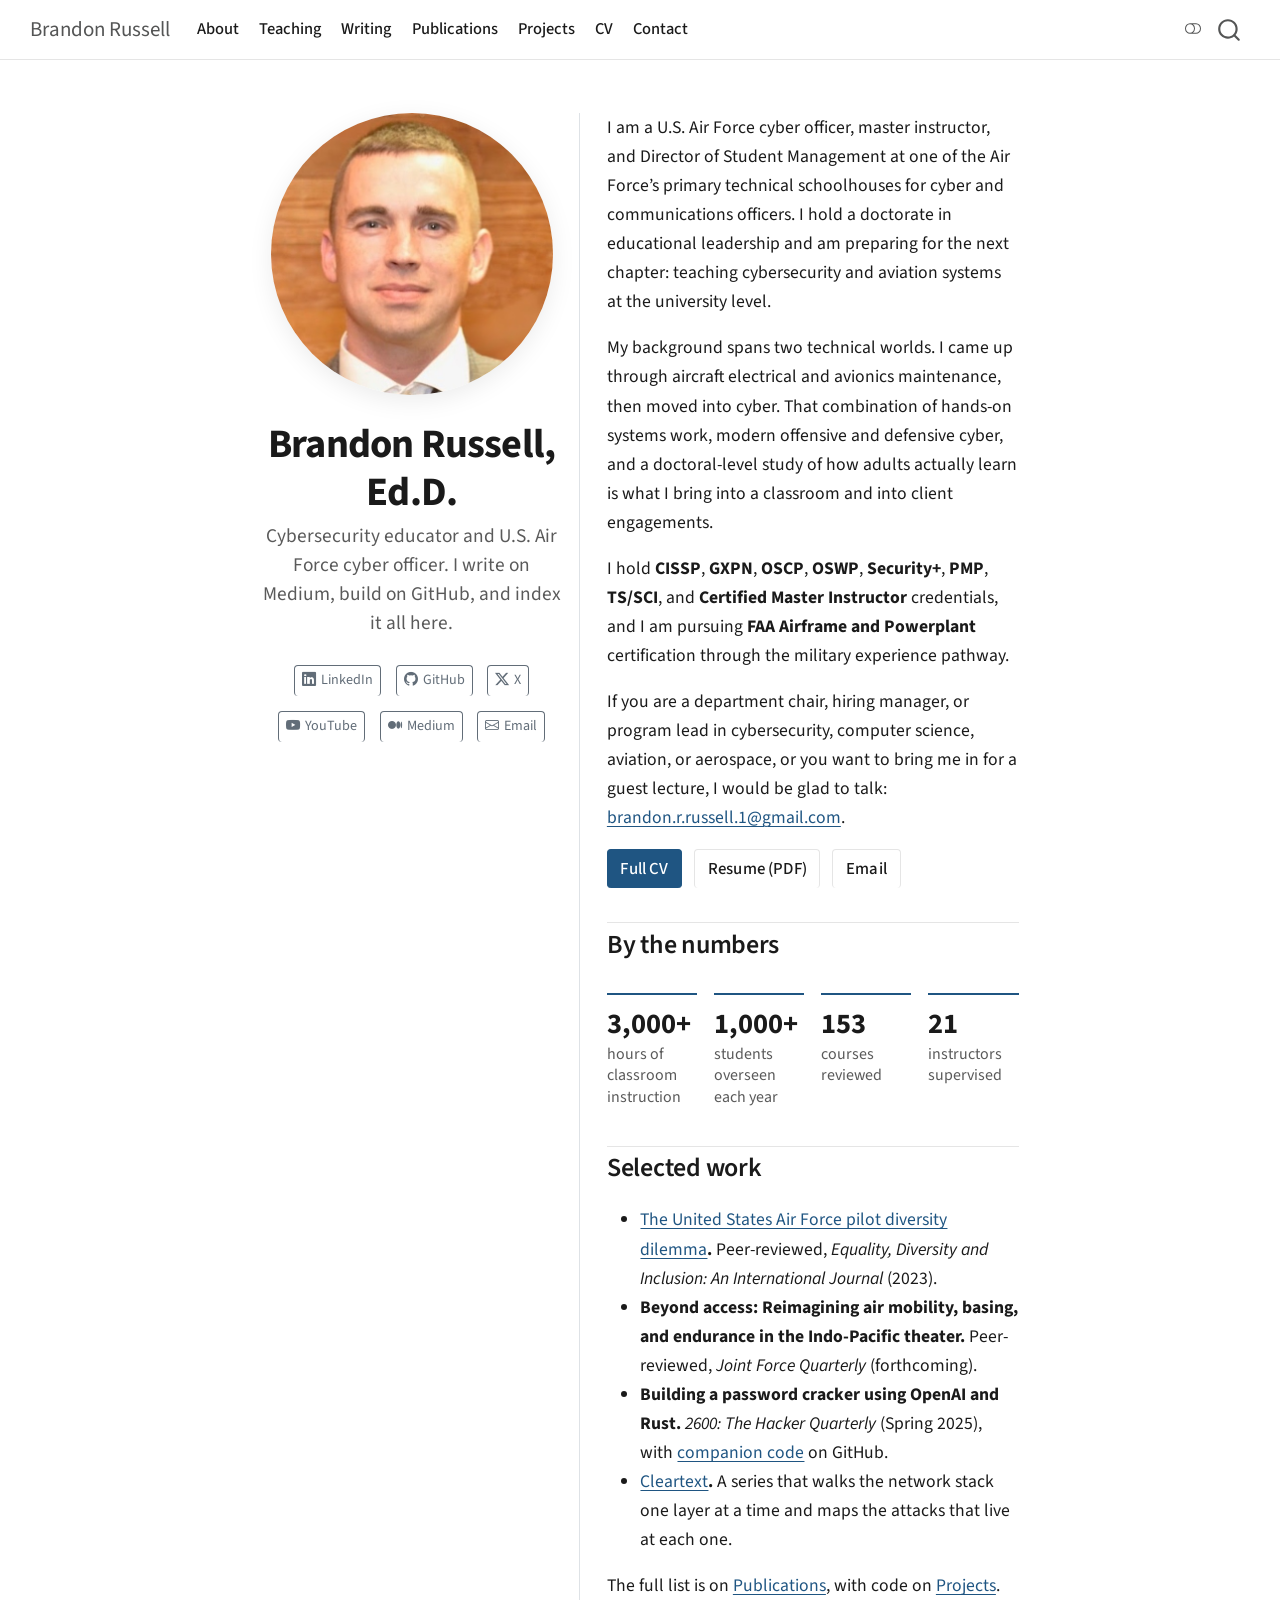
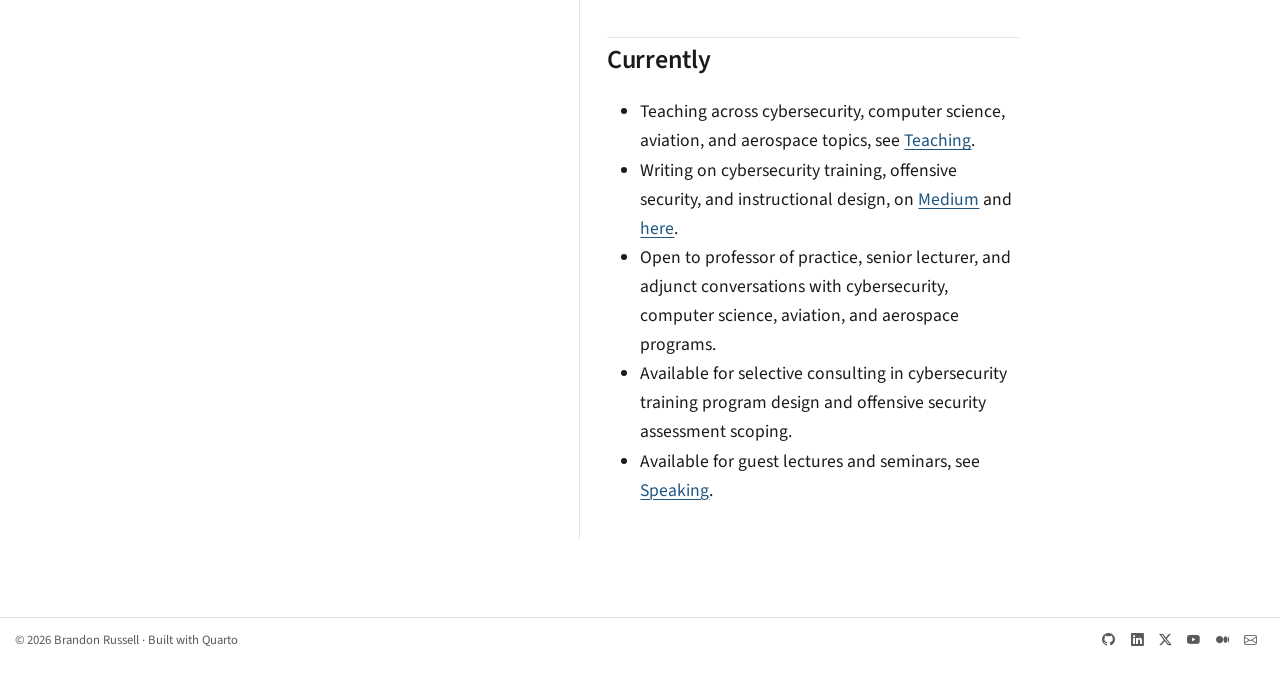
<file: index.html>
<!DOCTYPE html>
<html xmlns="http://www.w3.org/1999/xhtml" lang="en" xml:lang="en"><head>

<meta charset="utf-8">
<meta name="generator" content="quarto-1.9.37">

<meta name="viewport" content="width=device-width, initial-scale=1.0, user-scalable=yes">

<meta name="description" content="Personal site of Brandon Russell, cybersecurity educator, U.S. Air Force cyber officer, and Ed.D. in educational leadership. Hub for writing, courses, software projects, and publications.">

<title>Brandon Russell</title>
<style>
/* Default styles provided by pandoc.
** See https://pandoc.org/MANUAL.html#variables-for-html for config info.
*/
code{white-space: pre-wrap;}
span.smallcaps{font-variant: small-caps;}
div.columns{display: flex; gap: min(4vw, 1.5em);}
div.column{flex: auto; overflow-x: auto;}
div.hanging-indent{margin-left: 1.5em; text-indent: -1.5em;}
ul.task-list{list-style: none;}
ul.task-list li input[type="checkbox"] {
  width: 0.8em;
  margin: 0 0.8em 0.2em -1em; /* quarto-specific, see https://github.com/quarto-dev/quarto-cli/issues/4556 */ 
  vertical-align: middle;
}
</style>


<script src="site_libs/quarto-nav/quarto-nav.js"></script>
<script src="site_libs/clipboard/clipboard.min.js"></script>
<script src="site_libs/quarto-search/autocomplete.umd.js"></script>
<script src="site_libs/quarto-search/fuse.min.js"></script>
<script src="site_libs/quarto-search/quarto-search.js"></script>
<meta name="quarto:offset" content="./">
<link href="./images/favicon.svg" rel="icon" type="image/svg+xml">
<script src="site_libs/quarto-html/quarto.js" type="module"></script>
<script src="site_libs/quarto-html/tabsets/tabsets.js" type="module"></script>
<script src="site_libs/quarto-html/popper.min.js"></script>
<script src="site_libs/quarto-html/tippy.umd.min.js"></script>
<link href="site_libs/quarto-html/tippy.css" rel="stylesheet">
<link href="site_libs/quarto-html/quarto-syntax-highlighting-7f8f88aac4f3542376d5c11b86a4c14d.css" rel="stylesheet" class="quarto-color-scheme" id="quarto-text-highlighting-styles">
<link href="site_libs/quarto-html/quarto-syntax-highlighting-dark-d0ae9245876894da5ac7e18953ecc5cc.css" rel="stylesheet" class="quarto-color-scheme quarto-color-alternate" id="quarto-text-highlighting-styles">
<link href="site_libs/quarto-html/quarto-syntax-highlighting-7f8f88aac4f3542376d5c11b86a4c14d.css" rel="stylesheet" class="quarto-color-scheme-extra" id="quarto-text-highlighting-styles">
<script src="site_libs/bootstrap/bootstrap.min.js"></script>
<link href="site_libs/bootstrap/bootstrap-icons.css" rel="stylesheet">
<link href="site_libs/bootstrap/bootstrap-dd4f3a3afe2cd5481e8a1803fb3d350f.min.css" rel="stylesheet" append-hash="true" class="quarto-color-scheme" id="quarto-bootstrap" data-mode="light">
<link href="site_libs/bootstrap/bootstrap-dark-3bd37e1fc6ed1ef2b548ca512be7642e.min.css" rel="stylesheet" append-hash="true" class="quarto-color-scheme quarto-color-alternate" id="quarto-bootstrap" data-mode="dark">
<link href="site_libs/bootstrap/bootstrap-dd4f3a3afe2cd5481e8a1803fb3d350f.min.css" rel="stylesheet" append-hash="true" class="quarto-color-scheme-extra" id="quarto-bootstrap" data-mode="light">
<script id="quarto-search-options" type="application/json">{
  "location": "navbar",
  "copy-button": false,
  "collapse-after": 3,
  "panel-placement": "end",
  "type": "overlay",
  "limit": 50,
  "keyboard-shortcut": [
    "f",
    "/",
    "s"
  ],
  "show-item-context": false,
  "language": {
    "search-no-results-text": "No results",
    "search-matching-documents-text": "matching documents",
    "search-copy-link-title": "Copy link to search",
    "search-hide-matches-text": "Hide additional matches",
    "search-more-match-text": "more match in this document",
    "search-more-matches-text": "more matches in this document",
    "search-clear-button-title": "Clear",
    "search-text-placeholder": "",
    "search-detached-cancel-button-title": "Cancel",
    "search-submit-button-title": "Submit",
    "search-label": "Search"
  }
}</script>
<style>html{ scroll-behavior: smooth; }</style>
<link rel="preconnect" href="https://fonts.googleapis.com">
<link rel="preconnect" href="https://fonts.gstatic.com" crossorigin="">
<link rel="stylesheet" href="https://fonts.googleapis.com/css2?family=Source+Sans+3:wght@400;500;600;700&amp;family=JetBrains+Mono:wght@400;600&amp;display=swap">
<script type="application/ld+json">
{
  "@context": "https://schema.org",
  "@type": "Person",
  "name": "Brandon Russell",
  "honorificSuffix": "Ed.D.",
  "url": "https://brandonrussell.io",
  "image": "https://brandonrussell.io/images/profile.jpg",
  "jobTitle": "Cybersecurity educator and U.S. Air Force cyber officer",
  "alumniOf": [
    {"@type": "CollegeOrUniversity", "name": "Liberty University"},
    {"@type": "CollegeOrUniversity", "name": "University of Maryland Global Campus"}
  ],
  "knowsAbout": ["Cybersecurity", "Offensive security", "Instructional design", "Aviation systems"],
  "sameAs": [
    "https://www.linkedin.com/in/brandon-r-russell/",
    "https://github.com/Brandon-Russell-1",
    "https://x.com/Dr_BRussell",
    "https://www.youtube.com/@Dr.BrandonRussell",
    "https://medium.com/@brandon.r.russell.1"
  ]
}
</script>


<link rel="stylesheet" href="styles.css">
<meta property="og:title" content="Brandon Russell">
<meta property="og:description" content="Cybersecurity educator and U.S. Air Force cyber officer. I write on Medium, build on GitHub, and index it all here.">
<meta property="og:image" content="https://brandonrussell.io/images/social-card.png">
<meta property="og:site_name" content="Brandon Russell">
<meta property="og:image:alt" content="Brandon Russell, Ed.D. - cybersecurity educator and U.S. Air Force cyber officer">
<meta property="og:image:height" content="630">
<meta property="og:image:width" content="1200">
<meta name="twitter:title" content="Brandon Russell">
<meta name="twitter:description" content="Cybersecurity educator and U.S. Air Force cyber officer. I write on Medium, build on GitHub, and index it all here.">
<meta name="twitter:image" content="https://brandonrussell.io/images/social-card.png">
<meta name="twitter:creator" content="@Dr_BRussell">
<meta name="twitter:site" content="@Dr_BRussell">
<meta name="twitter:card" content="summary_large_image">
<meta name="twitter:image:alt" content="Brandon Russell, Ed.D. - cybersecurity educator and U.S. Air Force cyber officer">
<meta name="twitter:image-height" content="630">
<meta name="twitter:image-width" content="1200">
<link rel="canonical" href="https://brandonrussell.io/">
</head>

<body class="nav-fixed fullcontent quarto-light"><script id="quarto-html-before-body" type="application/javascript">
    const toggleBodyColorMode = (bsSheetEl) => {
      const mode = bsSheetEl.getAttribute("data-mode");
      const bodyEl = window.document.querySelector("body");
      if (mode === "dark") {
        bodyEl.classList.add("quarto-dark");
        bodyEl.classList.remove("quarto-light");
      } else {
        bodyEl.classList.add("quarto-light");
        bodyEl.classList.remove("quarto-dark");
      }
    }
    const toggleBodyColorPrimary = () => {
      const bsSheetEl = window.document.querySelector("link#quarto-bootstrap:not([rel=disabled-stylesheet])");
      if (bsSheetEl) {
        toggleBodyColorMode(bsSheetEl);
      }
    }
    const setColorSchemeToggle = (alternate) => {
      const toggles = window.document.querySelectorAll('.quarto-color-scheme-toggle');
      for (let i=0; i < toggles.length; i++) {
        const toggle = toggles[i];
        if (toggle) {
          if (alternate) {
            toggle.classList.add("alternate");
          } else {
            toggle.classList.remove("alternate");
          }
        }
      }
    };
    const toggleColorMode = (alternate) => {
      // Switch the stylesheets
      const primaryStylesheets = window.document.querySelectorAll('link.quarto-color-scheme:not(.quarto-color-alternate)');
      const alternateStylesheets = window.document.querySelectorAll('link.quarto-color-scheme.quarto-color-alternate');
      manageTransitions('#quarto-margin-sidebar .nav-link', false);
      if (alternate) {
        // note: dark is layered on light, we don't disable primary!
        enableStylesheet(alternateStylesheets);
        for (const sheetNode of alternateStylesheets) {
          if (sheetNode.id === "quarto-bootstrap") {
            toggleBodyColorMode(sheetNode);
          }
        }
      } else {
        disableStylesheet(alternateStylesheets);
        enableStylesheet(primaryStylesheets)
        toggleBodyColorPrimary();
      }
      manageTransitions('#quarto-margin-sidebar .nav-link', true);
      // Switch the toggles
      setColorSchemeToggle(alternate)
      // Hack to workaround the fact that safari doesn't
      // properly recolor the scrollbar when toggling (#1455)
      if (navigator.userAgent.indexOf('Safari') > 0 && navigator.userAgent.indexOf('Chrome') == -1) {
        manageTransitions("body", false);
        window.scrollTo(0, 1);
        setTimeout(() => {
          window.scrollTo(0, 0);
          manageTransitions("body", true);
        }, 40);
      }
    }
    const disableStylesheet = (stylesheets) => {
      for (let i=0; i < stylesheets.length; i++) {
        const stylesheet = stylesheets[i];
        stylesheet.rel = 'disabled-stylesheet';
      }
    }
    const enableStylesheet = (stylesheets) => {
      for (let i=0; i < stylesheets.length; i++) {
        const stylesheet = stylesheets[i];
        if(stylesheet.rel !== 'stylesheet') { // for Chrome, which will still FOUC without this check
          stylesheet.rel = 'stylesheet';
        }
      }
    }
    const manageTransitions = (selector, allowTransitions) => {
      const els = window.document.querySelectorAll(selector);
      for (let i=0; i < els.length; i++) {
        const el = els[i];
        if (allowTransitions) {
          el.classList.remove('notransition');
        } else {
          el.classList.add('notransition');
        }
      }
    }
    const isFileUrl = () => {
      return window.location.protocol === 'file:';
    }
    const hasAlternateSentinel = () => {
      let styleSentinel = getColorSchemeSentinel();
      if (styleSentinel !== null) {
        return styleSentinel === "alternate";
      } else {
        return false;
      }
    }
    const setStyleSentinel = (alternate) => {
      const value = alternate ? "alternate" : "default";
      if (!isFileUrl()) {
        window.localStorage.setItem("quarto-color-scheme", value);
      } else {
        localAlternateSentinel = value;
      }
    }
    const getColorSchemeSentinel = () => {
      if (!isFileUrl()) {
        const storageValue = window.localStorage.getItem("quarto-color-scheme");
        return storageValue != null ? storageValue : localAlternateSentinel;
      } else {
        return localAlternateSentinel;
      }
    }
    const toggleGiscusIfUsed = (isAlternate, darkModeDefault) => {
      const baseTheme = document.querySelector('#giscus-base-theme')?.value ?? 'light';
      const alternateTheme = document.querySelector('#giscus-alt-theme')?.value ?? 'dark';
      let newTheme = '';
      if(authorPrefersDark) {
        newTheme = isAlternate ? baseTheme : alternateTheme;
      } else {
        newTheme = isAlternate ? alternateTheme : baseTheme;
      }
      const changeGiscusTheme = () => {
        // From: https://github.com/giscus/giscus/issues/336
        const sendMessage = (message) => {
          const iframe = document.querySelector('iframe.giscus-frame');
          if (!iframe) return;
          iframe.contentWindow.postMessage({ giscus: message }, 'https://giscus.app');
        }
        sendMessage({
          setConfig: {
            theme: newTheme
          }
        });
      }
      const isGiscussLoaded = window.document.querySelector('iframe.giscus-frame') !== null;
      if (isGiscussLoaded) {
        changeGiscusTheme();
      }
    };
    const authorPrefersDark = false;
    const darkModeDefault = authorPrefersDark;
      document.querySelector('link#quarto-text-highlighting-styles.quarto-color-scheme-extra').rel = 'disabled-stylesheet';
      document.querySelector('link#quarto-bootstrap.quarto-color-scheme-extra').rel = 'disabled-stylesheet';
    let localAlternateSentinel = darkModeDefault ? 'alternate' : 'default';
    // Dark / light mode switch
    window.quartoToggleColorScheme = () => {
      // Read the current dark / light value
      let toAlternate = !hasAlternateSentinel();
      toggleColorMode(toAlternate);
      setStyleSentinel(toAlternate);
      toggleGiscusIfUsed(toAlternate, darkModeDefault);
      window.dispatchEvent(new Event('resize'));
    };
    // Switch to dark mode if need be
    if (hasAlternateSentinel()) {
      toggleColorMode(true);
    } else {
      toggleColorMode(false);
    }
  </script>

<div id="quarto-search-results"></div>
  <header id="quarto-header" class="headroom fixed-top">
    <nav class="navbar navbar-expand-lg " data-bs-theme="dark">
      <div class="navbar-container container-fluid">
      <div class="navbar-brand-container mx-auto">
    <a class="navbar-brand" href="./index.html">
    <span class="navbar-title">Brandon Russell</span>
    </a>
  </div>
            <div id="quarto-search" class="" title="Search"></div>
          <button class="navbar-toggler" type="button" data-bs-toggle="collapse" data-bs-target="#navbarCollapse" aria-controls="navbarCollapse" role="menu" aria-expanded="false" aria-label="Toggle navigation" onclick="if (window.quartoToggleHeadroom) { window.quartoToggleHeadroom(); }">
  <span class="navbar-toggler-icon"></span>
</button>
          <div class="collapse navbar-collapse" id="navbarCollapse">
            <ul class="navbar-nav navbar-nav-scroll me-auto">
  <li class="nav-item">
    <a class="nav-link" href="./about.html"> 
<span class="menu-text">About</span></a>
  </li>  
  <li class="nav-item">
    <a class="nav-link" href="./teaching.html"> 
<span class="menu-text">Teaching</span></a>
  </li>  
  <li class="nav-item">
    <a class="nav-link" href="./writing.html"> 
<span class="menu-text">Writing</span></a>
  </li>  
  <li class="nav-item">
    <a class="nav-link" href="./publications.html"> 
<span class="menu-text">Publications</span></a>
  </li>  
  <li class="nav-item">
    <a class="nav-link" href="./projects.html"> 
<span class="menu-text">Projects</span></a>
  </li>  
  <li class="nav-item">
    <a class="nav-link" href="./cv.html"> 
<span class="menu-text">CV</span></a>
  </li>  
  <li class="nav-item">
    <a class="nav-link" href="./contact.html"> 
<span class="menu-text">Contact</span></a>
  </li>  
</ul>
          </div> <!-- /navcollapse -->
            <div class="quarto-navbar-tools">
  <a href="" class="quarto-color-scheme-toggle quarto-navigation-tool  px-1" onclick="window.quartoToggleColorScheme(); return false;" title="Toggle dark mode"><i class="bi"></i></a>
</div>
      </div> <!-- /container-fluid -->
    </nav>
</header>
<!-- content -->
<div id="quarto-content" class="quarto-container page-columns page-rows-contents page-layout-article page-navbar">
<!-- sidebar -->
<!-- margin-sidebar -->
    
<!-- main -->
<div class="quarto-about-trestles">
  <div class="about-entity">
    <img src="images/profile.jpg" alt="Portrait of Brandon Russell" class="about-image
  round " style="height: 16em; width: 16em;">
<header id="title-block-header" class="quarto-title-block default">
<div class="quarto-title">
<h1 class="title">Brandon Russell, Ed.D.</h1>
<p class="subtitle lead">Cybersecurity educator and U.S. Air Force cyber officer. I write on Medium, build on GitHub, and index it all here.</p>
</div>
<div class="quarto-title-meta">
  </div>
</header>
    <div class="about-links">
  <a href="https://www.linkedin.com/in/brandon-r-russell/" class="about-link" rel="" target="">
    <i class="bi bi-linkedin"></i>
     <span class="about-link-text">LinkedIn</span>
  </a>
  <a href="https://github.com/Brandon-Russell-1" class="about-link" rel="" target="">
    <i class="bi bi-github"></i>
     <span class="about-link-text">GitHub</span>
  </a>
  <a href="https://x.com/Dr_BRussell" class="about-link" rel="" target="">
    <i class="bi bi-twitter-x"></i>
     <span class="about-link-text">X</span>
  </a>
  <a href="https://www.youtube.com/@Dr.BrandonRussell" class="about-link" rel="" target="">
    <i class="bi bi-youtube"></i>
     <span class="about-link-text">YouTube</span>
  </a>
  <a href="https://medium.com/@brandon.r.russell.1" class="about-link" rel="" target="">
    <i class="bi bi-medium"></i>
     <span class="about-link-text">Medium</span>
  </a>
  <a href="mailto:brandon.r.russell.1@gmail.com" class="about-link" rel="" target="">
    <i class="bi bi-envelope"></i>
     <span class="about-link-text">Email</span>
  </a>
</div>
  </div>
  <div class="about-contents"><main class="content" id="quarto-document-content">

<p>I am a U.S. Air Force cyber officer, master instructor, and Director of Student Management at one of the Air Force’s primary technical schoolhouses for cyber and communications officers. I hold a doctorate in educational leadership and am preparing for the next chapter: teaching cybersecurity and aviation systems at the university level.</p>
<p>My background spans two technical worlds. I came up through aircraft electrical and avionics maintenance, then moved into cyber. That combination of hands-on systems work, modern offensive and defensive cyber, and a doctoral-level study of how adults actually learn is what I bring into a classroom and into client engagements.</p>
<p>I hold <strong>CISSP</strong>, <strong>GXPN</strong>, <strong>OSCP</strong>, <strong>OSWP</strong>, <strong>Security+</strong>, <strong>PMP</strong>, <strong>TS/SCI</strong>, and <strong>Certified Master Instructor</strong> credentials, and I am pursuing <strong>FAA Airframe and Powerplant</strong> certification through the military experience pathway.</p>
<p>If you are a department chair, hiring manager, or program lead in cybersecurity, computer science, aviation, or aerospace, or you want to bring me in for a guest lecture, I would be glad to talk: <a href="mailto:brandon.r.russell.1@gmail.com">brandon.r.russell.1@gmail.com</a>.</p>
<p><a href="./cv.html" class="btn btn-primary">Full CV</a> &nbsp; <a href="files/brandon-russell-resume.pdf" class="btn btn-outline-secondary">Resume (PDF)</a> &nbsp; <a href="mailto:brandon.r.russell.1@gmail.com" class="btn btn-outline-secondary">Email</a></p>
<section id="by-the-numbers" class="level2">
<h2 data-anchor-id="by-the-numbers">By the numbers</h2>
<div class="stats">
<div class="stat">
<p><span class="stat-num">3,000+</span> hours of classroom instruction</p>
</div>
<div class="stat">
<p><span class="stat-num">1,000+</span> students overseen each year</p>
</div>
<div class="stat">
<p><span class="stat-num">153</span> courses reviewed</p>
</div>
<div class="stat">
<p><span class="stat-num">21</span> instructors supervised</p>
</div>
</div>
</section>
<section id="selected-work" class="level2">
<h2 data-anchor-id="selected-work">Selected work</h2>
<ul>
<li><strong><a href="https://doi.org/10.1108/edi-10-2022-0297">The United States Air Force pilot diversity dilemma</a>.</strong> Peer-reviewed, <em>Equality, Diversity and Inclusion: An International Journal</em> (2023).</li>
<li><strong>Beyond access: Reimagining air mobility, basing, and endurance in the Indo-Pacific theater.</strong> Peer-reviewed, <em>Joint Force Quarterly</em> (forthcoming).</li>
<li><strong>Building a password cracker using OpenAI and Rust.</strong> <em>2600: The Hacker Quarterly</em> (Spring 2025), with <a href="https://github.com/Brandon-Russell-1/RustPasswordCracker">companion code</a> on GitHub.</li>
<li><strong><a href="./writing.html">Cleartext</a>.</strong> A series that walks the network stack one layer at a time and maps the attacks that live at each one.</li>
</ul>
<p>The full list is on <a href="./publications.html">Publications</a>, with code on <a href="./projects.html">Projects</a>.</p>
</section>
<section id="currently" class="level2">
<h2 data-anchor-id="currently">Currently</h2>
<ul>
<li>Teaching across cybersecurity, computer science, aviation, and aerospace topics, see <a href="./teaching.html">Teaching</a>.</li>
<li>Writing on cybersecurity training, offensive security, and instructional design, on <a href="https://medium.com/@brandon.r.russell.1">Medium</a> and <a href="./writing.html">here</a>.</li>
<li>Open to professor of practice, senior lecturer, and adjunct conversations with cybersecurity, computer science, aviation, and aerospace programs.</li>
<li>Available for selective consulting in cybersecurity training program design and offensive security assessment scoping.</li>
<li>Available for guest lectures and seminars, see <a href="./speaking.html">Speaking</a>.</li>
</ul>


</section>
</main></div>
</div>
 <!-- /main -->
<script id="quarto-html-after-body" type="application/javascript">
  window.document.addEventListener("DOMContentLoaded", function (event) {
    // Ensure there is a toggle, if there isn't float one in the top right
    if (window.document.querySelector('.quarto-color-scheme-toggle') === null) {
      const a = window.document.createElement('a');
      a.classList.add('top-right');
      a.classList.add('quarto-color-scheme-toggle');
      a.href = "";
      a.onclick = function() { try { window.quartoToggleColorScheme(); } catch {} return false; };
      const i = window.document.createElement("i");
      i.classList.add('bi');
      a.appendChild(i);
      window.document.body.appendChild(a);
    }
    setColorSchemeToggle(hasAlternateSentinel())
    const isCodeAnnotation = (el) => {
      for (const clz of el.classList) {
        if (clz.startsWith('code-annotation-')) {                     
          return true;
        }
      }
      return false;
    }
    const onCopySuccess = function(e) {
      // button target
      const button = e.trigger;
      // don't keep focus
      button.blur();
      // flash "checked"
      button.classList.add('code-copy-button-checked');
      var currentTitle = button.getAttribute("title");
      button.setAttribute("title", "Copied!");
      let tooltip;
      if (window.bootstrap) {
        button.setAttribute("data-bs-toggle", "tooltip");
        button.setAttribute("data-bs-placement", "left");
        button.setAttribute("data-bs-title", "Copied!");
        tooltip = new bootstrap.Tooltip(button, 
          { trigger: "manual", 
            customClass: "code-copy-button-tooltip",
            offset: [0, -8]});
        tooltip.show();    
      }
      setTimeout(function() {
        if (tooltip) {
          tooltip.hide();
          button.removeAttribute("data-bs-title");
          button.removeAttribute("data-bs-toggle");
          button.removeAttribute("data-bs-placement");
        }
        button.setAttribute("title", currentTitle);
        button.classList.remove('code-copy-button-checked');
      }, 1000);
      // clear code selection
      e.clearSelection();
    }
    const getTextToCopy = function(trigger) {
      const outerScaffold = trigger.parentElement.cloneNode(true);
      const codeEl = outerScaffold.querySelector('code');
      for (const childEl of codeEl.children) {
        if (isCodeAnnotation(childEl)) {
          childEl.remove();
        }
      }
      return codeEl.innerText;
    }
    const clipboard = new window.ClipboardJS('.code-copy-button:not([data-in-quarto-modal])', {
      text: getTextToCopy
    });
    clipboard.on('success', onCopySuccess);
    if (window.document.getElementById('quarto-embedded-source-code-modal')) {
      const clipboardModal = new window.ClipboardJS('.code-copy-button[data-in-quarto-modal]', {
        text: getTextToCopy,
        container: window.document.getElementById('quarto-embedded-source-code-modal')
      });
      clipboardModal.on('success', onCopySuccess);
    }
      var localhostRegex = new RegExp(/^(?:http|https):\/\/localhost\:?[0-9]*\//);
      var mailtoRegex = new RegExp(/^mailto:/);
        var filterRegex = new RegExp("https:\/\/brandonrussell\.io");
      var isInternal = (href) => {
          return filterRegex.test(href) || localhostRegex.test(href) || mailtoRegex.test(href);
      }
      // Inspect non-navigation links and adorn them if external
     var links = window.document.querySelectorAll('a[href]:not(.nav-link):not(.navbar-brand):not(.toc-action):not(.sidebar-link):not(.sidebar-item-toggle):not(.pagination-link):not(.no-external):not([aria-hidden]):not(.dropdown-item):not(.quarto-navigation-tool):not(.about-link)');
      for (var i=0; i<links.length; i++) {
        const link = links[i];
        if (!isInternal(link.href)) {
          // undo the damage that might have been done by quarto-nav.js in the case of
          // links that we want to consider external
          if (link.dataset.originalHref !== undefined) {
            link.href = link.dataset.originalHref;
          }
        }
      }
    function tippyHover(el, contentFn, onTriggerFn, onUntriggerFn) {
      const config = {
        allowHTML: true,
        maxWidth: 500,
        delay: 100,
        arrow: false,
        appendTo: function(el) {
            return el.parentElement;
        },
        interactive: true,
        interactiveBorder: 10,
        theme: 'quarto',
        placement: 'bottom-start',
      };
      if (contentFn) {
        config.content = contentFn;
      }
      if (onTriggerFn) {
        config.onTrigger = onTriggerFn;
      }
      if (onUntriggerFn) {
        config.onUntrigger = onUntriggerFn;
      }
      window.tippy(el, config); 
    }
    const noterefs = window.document.querySelectorAll('a[role="doc-noteref"]');
    for (var i=0; i<noterefs.length; i++) {
      const ref = noterefs[i];
      tippyHover(ref, function() {
        // use id or data attribute instead here
        let href = ref.getAttribute('data-footnote-href') || ref.getAttribute('href');
        try { href = new URL(href).hash; } catch {}
        const id = href.replace(/^#\/?/, "");
        const note = window.document.getElementById(id);
        if (note) {
          return note.innerHTML;
        } else {
          return "";
        }
      });
    }
    const xrefs = window.document.querySelectorAll('a.quarto-xref');
    const processXRef = (id, note) => {
      // Strip column container classes
      const stripColumnClz = (el) => {
        el.classList.remove("page-full", "page-columns");
        if (el.children) {
          for (const child of el.children) {
            stripColumnClz(child);
          }
        }
      }
      stripColumnClz(note)
      if (id === null || id.startsWith('sec-')) {
        // Special case sections, only their first couple elements
        const container = document.createElement("div");
        if (note.children && note.children.length > 2) {
          container.appendChild(note.children[0].cloneNode(true));
          for (let i = 1; i < note.children.length; i++) {
            const child = note.children[i];
            if (child.tagName === "P" && child.innerText === "") {
              continue;
            } else {
              container.appendChild(child.cloneNode(true));
              break;
            }
          }
          if (window.Quarto?.typesetMath) {
            window.Quarto.typesetMath(container);
          }
          return container.innerHTML
        } else {
          if (window.Quarto?.typesetMath) {
            window.Quarto.typesetMath(note);
          }
          return note.innerHTML;
        }
      } else {
        // Remove any anchor links if they are present
        const anchorLink = note.querySelector('a.anchorjs-link');
        if (anchorLink) {
          anchorLink.remove();
        }
        if (window.Quarto?.typesetMath) {
          window.Quarto.typesetMath(note);
        }
        if (note.classList.contains("callout")) {
          return note.outerHTML;
        } else {
          return note.innerHTML;
        }
      }
    }
    for (var i=0; i<xrefs.length; i++) {
      const xref = xrefs[i];
      tippyHover(xref, undefined, function(instance) {
        instance.disable();
        let url = xref.getAttribute('href');
        let hash = undefined; 
        if (url.startsWith('#')) {
          hash = url;
        } else {
          try { hash = new URL(url).hash; } catch {}
        }
        if (hash) {
          const id = hash.replace(/^#\/?/, "");
          const note = window.document.getElementById(id);
          if (note !== null) {
            try {
              const html = processXRef(id, note.cloneNode(true));
              instance.setContent(html);
            } finally {
              instance.enable();
              instance.show();
            }
          } else {
            // See if we can fetch this
            fetch(url.split('#')[0])
            .then(res => res.text())
            .then(html => {
              const parser = new DOMParser();
              const htmlDoc = parser.parseFromString(html, "text/html");
              const note = htmlDoc.getElementById(id);
              if (note !== null) {
                const html = processXRef(id, note);
                instance.setContent(html);
              } 
            }).finally(() => {
              instance.enable();
              instance.show();
            });
          }
        } else {
          // See if we can fetch a full url (with no hash to target)
          // This is a special case and we should probably do some content thinning / targeting
          fetch(url)
          .then(res => res.text())
          .then(html => {
            const parser = new DOMParser();
            const htmlDoc = parser.parseFromString(html, "text/html");
            const note = htmlDoc.querySelector('main.content');
            if (note !== null) {
              // This should only happen for chapter cross references
              // (since there is no id in the URL)
              // remove the first header
              if (note.children.length > 0 && note.children[0].tagName === "HEADER") {
                note.children[0].remove();
              }
              const html = processXRef(null, note);
              instance.setContent(html);
            } 
          }).finally(() => {
            instance.enable();
            instance.show();
          });
        }
      }, function(instance) {
      });
    }
        let selectedAnnoteEl;
        const selectorForAnnotation = ( cell, annotation) => {
          let cellAttr = 'data-code-cell="' + cell + '"';
          let lineAttr = 'data-code-annotation="' +  annotation + '"';
          const selector = 'span[' + cellAttr + '][' + lineAttr + ']';
          return selector;
        }
        const selectCodeLines = (annoteEl) => {
          const doc = window.document;
          const targetCell = annoteEl.getAttribute("data-target-cell");
          const targetAnnotation = annoteEl.getAttribute("data-target-annotation");
          const annoteSpan = window.document.querySelector(selectorForAnnotation(targetCell, targetAnnotation));
          const lines = annoteSpan.getAttribute("data-code-lines").split(",");
          const lineIds = lines.map((line) => {
            return targetCell + "-" + line;
          })
          let top = null;
          let height = null;
          let parent = null;
          if (lineIds.length > 0) {
              //compute the position of the single el (top and bottom and make a div)
              const el = window.document.getElementById(lineIds[0]);
              top = el.offsetTop;
              height = el.offsetHeight;
              parent = el.parentElement.parentElement;
            if (lineIds.length > 1) {
              const lastEl = window.document.getElementById(lineIds[lineIds.length - 1]);
              const bottom = lastEl.offsetTop + lastEl.offsetHeight;
              height = bottom - top;
            }
            if (top !== null && height !== null && parent !== null) {
              // cook up a div (if necessary) and position it 
              let div = window.document.getElementById("code-annotation-line-highlight");
              if (div === null) {
                div = window.document.createElement("div");
                div.setAttribute("id", "code-annotation-line-highlight");
                div.style.position = 'absolute';
                parent.appendChild(div);
              }
              div.style.top = top - 2 + "px";
              div.style.height = height + 4 + "px";
              div.style.left = 0;
              let gutterDiv = window.document.getElementById("code-annotation-line-highlight-gutter");
              if (gutterDiv === null) {
                gutterDiv = window.document.createElement("div");
                gutterDiv.setAttribute("id", "code-annotation-line-highlight-gutter");
                gutterDiv.style.position = 'absolute';
                const codeCell = window.document.getElementById(targetCell);
                const gutter = codeCell.querySelector('.code-annotation-gutter');
                gutter.appendChild(gutterDiv);
              }
              gutterDiv.style.top = top - 2 + "px";
              gutterDiv.style.height = height + 4 + "px";
            }
            selectedAnnoteEl = annoteEl;
          }
        };
        const unselectCodeLines = () => {
          const elementsIds = ["code-annotation-line-highlight", "code-annotation-line-highlight-gutter"];
          elementsIds.forEach((elId) => {
            const div = window.document.getElementById(elId);
            if (div) {
              div.remove();
            }
          });
          selectedAnnoteEl = undefined;
        };
          // Handle positioning of the toggle
      window.addEventListener(
        "resize",
        throttle(() => {
          elRect = undefined;
          if (selectedAnnoteEl) {
            selectCodeLines(selectedAnnoteEl);
          }
        }, 10)
      );
      function throttle(fn, ms) {
      let throttle = false;
      let timer;
        return (...args) => {
          if(!throttle) { // first call gets through
              fn.apply(this, args);
              throttle = true;
          } else { // all the others get throttled
              if(timer) clearTimeout(timer); // cancel #2
              timer = setTimeout(() => {
                fn.apply(this, args);
                timer = throttle = false;
              }, ms);
          }
        };
      }
        // Attach click handler to the DT
        const annoteDls = window.document.querySelectorAll('dt[data-target-cell]');
        for (const annoteDlNode of annoteDls) {
          annoteDlNode.addEventListener('click', (event) => {
            const clickedEl = event.target;
            if (clickedEl !== selectedAnnoteEl) {
              unselectCodeLines();
              const activeEl = window.document.querySelector('dt[data-target-cell].code-annotation-active');
              if (activeEl) {
                activeEl.classList.remove('code-annotation-active');
              }
              selectCodeLines(clickedEl);
              clickedEl.classList.add('code-annotation-active');
            } else {
              // Unselect the line
              unselectCodeLines();
              clickedEl.classList.remove('code-annotation-active');
            }
          });
        }
    const findCites = (el) => {
      const parentEl = el.parentElement;
      if (parentEl) {
        const cites = parentEl.dataset.cites;
        if (cites) {
          return {
            el,
            cites: cites.split(' ')
          };
        } else {
          return findCites(el.parentElement)
        }
      } else {
        return undefined;
      }
    };
    var bibliorefs = window.document.querySelectorAll('a[role="doc-biblioref"]');
    for (var i=0; i<bibliorefs.length; i++) {
      const ref = bibliorefs[i];
      const citeInfo = findCites(ref);
      if (citeInfo) {
        tippyHover(citeInfo.el, function() {
          var popup = window.document.createElement('div');
          citeInfo.cites.forEach(function(cite) {
            var citeDiv = window.document.createElement('div');
            citeDiv.classList.add('hanging-indent');
            citeDiv.classList.add('csl-entry');
            var biblioDiv = window.document.getElementById('ref-' + cite);
            if (biblioDiv) {
              citeDiv.innerHTML = biblioDiv.innerHTML;
            }
            popup.appendChild(citeDiv);
          });
          return popup.innerHTML;
        });
      }
    }
  });
  </script>
</div> <!-- /content -->
<footer class="footer">
  <div class="nav-footer">
    <div class="nav-footer-left">
<p>© 2026 Brandon Russell · Built with <a href="https://quarto.org">Quarto</a></p>
</div>   
    <div class="nav-footer-center">
      &nbsp;
    </div>
    <div class="nav-footer-right">
      <ul class="footer-items list-unstyled">
    <li class="nav-item compact">
    <a class="nav-link" href="https://github.com/Brandon-Russell-1">
      <i class="bi bi-github" role="img">
</i> 
    </a>
  </li>  
    <li class="nav-item compact">
    <a class="nav-link" href="https://www.linkedin.com/in/brandon-r-russell/">
      <i class="bi bi-linkedin" role="img">
</i> 
    </a>
  </li>  
    <li class="nav-item compact">
    <a class="nav-link" href="https://x.com/Dr_BRussell">
      <i class="bi bi-twitter-x" role="img">
</i> 
    </a>
  </li>  
    <li class="nav-item compact">
    <a class="nav-link" href="https://www.youtube.com/@Dr.BrandonRussell">
      <i class="bi bi-youtube" role="img">
</i> 
    </a>
  </li>  
    <li class="nav-item compact">
    <a class="nav-link" href="https://medium.com/@brandon.r.russell.1">
      <i class="bi bi-medium" role="img">
</i> 
    </a>
  </li>  
    <li class="nav-item compact">
    <a class="nav-link" href="mailto:brandon.r.russell.1@gmail.com">
      <i class="bi bi-envelope" role="img">
</i> 
    </a>
  </li>  
</ul>
    </div>
  </div>
</footer>




<script src="site_libs/quarto-html/zenscroll-min.js"></script>
</body></html>
</file>
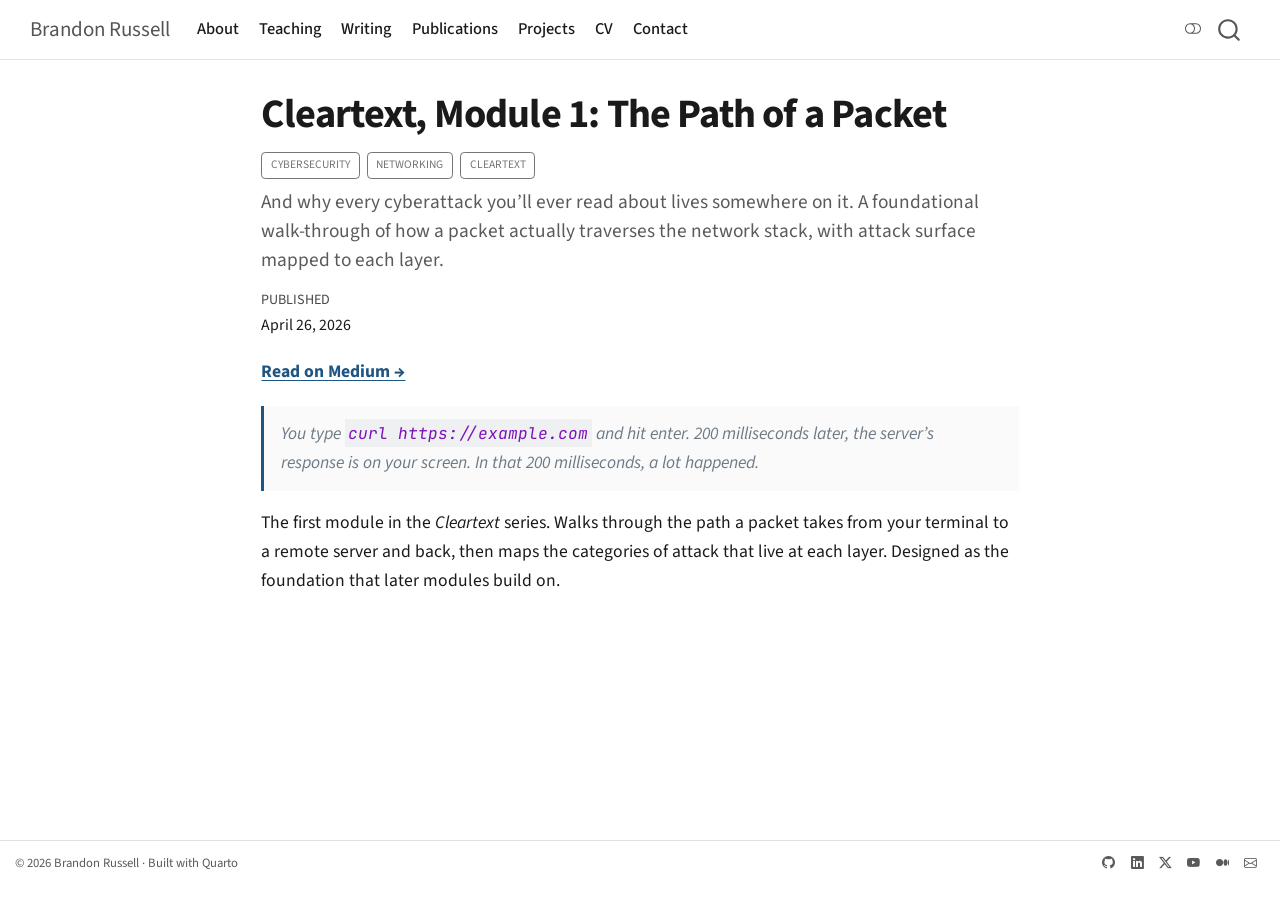
<file: posts/2026-04-26-cleartext-module-1-path-of-a-packet/index.html>
<!DOCTYPE html>
<html xmlns="http://www.w3.org/1999/xhtml" lang="en" xml:lang="en"><head>

<meta charset="utf-8">
<meta name="generator" content="quarto-1.9.37">

<meta name="viewport" content="width=device-width, initial-scale=1.0, user-scalable=yes">

<meta name="dcterms.date" content="2026-04-26">
<meta name="description" content="And why every cyberattack you’ll ever read about lives somewhere on it. A foundational walk-through of how a packet actually traverses the network stack, with attack surface mapped to each layer.">

<title>Cleartext, Module 1: The Path of a Packet – Brandon Russell</title>
<style>
/* Default styles provided by pandoc.
** See https://pandoc.org/MANUAL.html#variables-for-html for config info.
*/
code{white-space: pre-wrap;}
span.smallcaps{font-variant: small-caps;}
div.columns{display: flex; gap: min(4vw, 1.5em);}
div.column{flex: auto; overflow-x: auto;}
div.hanging-indent{margin-left: 1.5em; text-indent: -1.5em;}
ul.task-list{list-style: none;}
ul.task-list li input[type="checkbox"] {
  width: 0.8em;
  margin: 0 0.8em 0.2em -1em; /* quarto-specific, see https://github.com/quarto-dev/quarto-cli/issues/4556 */ 
  vertical-align: middle;
}
</style>


<script src="../../site_libs/quarto-nav/quarto-nav.js"></script>
<script src="../../site_libs/clipboard/clipboard.min.js"></script>
<script src="../../site_libs/quarto-search/autocomplete.umd.js"></script>
<script src="../../site_libs/quarto-search/fuse.min.js"></script>
<script src="../../site_libs/quarto-search/quarto-search.js"></script>
<meta name="quarto:offset" content="../../">
<link href="../../images/favicon.svg" rel="icon" type="image/svg+xml">
<script src="../../site_libs/quarto-html/quarto.js" type="module"></script>
<script src="../../site_libs/quarto-html/tabsets/tabsets.js" type="module"></script>
<script src="../../site_libs/quarto-html/popper.min.js"></script>
<script src="../../site_libs/quarto-html/tippy.umd.min.js"></script>
<script src="../../site_libs/quarto-html/anchor.min.js"></script>
<link href="../../site_libs/quarto-html/tippy.css" rel="stylesheet">
<link href="../../site_libs/quarto-html/quarto-syntax-highlighting-7f8f88aac4f3542376d5c11b86a4c14d.css" rel="stylesheet" class="quarto-color-scheme" id="quarto-text-highlighting-styles">
<link href="../../site_libs/quarto-html/quarto-syntax-highlighting-dark-d0ae9245876894da5ac7e18953ecc5cc.css" rel="stylesheet" class="quarto-color-scheme quarto-color-alternate" id="quarto-text-highlighting-styles">
<link href="../../site_libs/quarto-html/quarto-syntax-highlighting-7f8f88aac4f3542376d5c11b86a4c14d.css" rel="stylesheet" class="quarto-color-scheme-extra" id="quarto-text-highlighting-styles">
<script src="../../site_libs/bootstrap/bootstrap.min.js"></script>
<link href="../../site_libs/bootstrap/bootstrap-icons.css" rel="stylesheet">
<link href="../../site_libs/bootstrap/bootstrap-dd4f3a3afe2cd5481e8a1803fb3d350f.min.css" rel="stylesheet" append-hash="true" class="quarto-color-scheme" id="quarto-bootstrap" data-mode="light">
<link href="../../site_libs/bootstrap/bootstrap-dark-3bd37e1fc6ed1ef2b548ca512be7642e.min.css" rel="stylesheet" append-hash="true" class="quarto-color-scheme quarto-color-alternate" id="quarto-bootstrap" data-mode="dark">
<link href="../../site_libs/bootstrap/bootstrap-dd4f3a3afe2cd5481e8a1803fb3d350f.min.css" rel="stylesheet" append-hash="true" class="quarto-color-scheme-extra" id="quarto-bootstrap" data-mode="light">
<script id="quarto-search-options" type="application/json">{
  "location": "navbar",
  "copy-button": false,
  "collapse-after": 3,
  "panel-placement": "end",
  "type": "overlay",
  "limit": 50,
  "keyboard-shortcut": [
    "f",
    "/",
    "s"
  ],
  "show-item-context": false,
  "language": {
    "search-no-results-text": "No results",
    "search-matching-documents-text": "matching documents",
    "search-copy-link-title": "Copy link to search",
    "search-hide-matches-text": "Hide additional matches",
    "search-more-match-text": "more match in this document",
    "search-more-matches-text": "more matches in this document",
    "search-clear-button-title": "Clear",
    "search-text-placeholder": "",
    "search-detached-cancel-button-title": "Cancel",
    "search-submit-button-title": "Submit",
    "search-label": "Search"
  }
}</script>
<style>html{ scroll-behavior: smooth; }</style>
<link rel="preconnect" href="https://fonts.googleapis.com">
<link rel="preconnect" href="https://fonts.gstatic.com" crossorigin="">
<link rel="stylesheet" href="https://fonts.googleapis.com/css2?family=Source+Sans+3:wght@400;500;600;700&amp;family=JetBrains+Mono:wght@400;600&amp;display=swap">


<link rel="stylesheet" href="../../styles.css">
<meta property="og:title" content="Cleartext, Module 1: The Path of a Packet – Brandon Russell">
<meta property="og:description" content="And why every cyberattack you’ll ever read about lives somewhere on it. A foundational walk-through of how a packet actually traverses the network stack, with attack surface mapped to each layer.">
<meta property="og:image" content="https://brandonrussell.io/images/social-card.png">
<meta property="og:site_name" content="Brandon Russell">
<meta property="og:image:alt" content="Brandon Russell, Ed.D. - cybersecurity educator and U.S. Air Force cyber officer">
<meta property="og:image:height" content="630">
<meta property="og:image:width" content="1200">
<meta name="twitter:title" content="Cleartext, Module 1: The Path of a Packet – Brandon Russell">
<meta name="twitter:description" content="And why every cyberattack you’ll ever read about lives somewhere on it. A foundational walk-through of how a packet actually traverses the network stack, with attack surface mapped to each layer.">
<meta name="twitter:image" content="https://brandonrussell.io/images/social-card.png">
<meta name="twitter:creator" content="@Dr_BRussell">
<meta name="twitter:site" content="@Dr_BRussell">
<meta name="twitter:card" content="summary_large_image">
<meta name="twitter:image:alt" content="Brandon Russell, Ed.D. - cybersecurity educator and U.S. Air Force cyber officer">
<meta name="twitter:image-height" content="630">
<meta name="twitter:image-width" content="1200">
<link rel="canonical" href="https://brandonrussell.io/posts/2026-04-26-cleartext-module-1-path-of-a-packet/">
</head>

<body class="nav-fixed fullcontent quarto-light"><script id="quarto-html-before-body" type="application/javascript">
    const toggleBodyColorMode = (bsSheetEl) => {
      const mode = bsSheetEl.getAttribute("data-mode");
      const bodyEl = window.document.querySelector("body");
      if (mode === "dark") {
        bodyEl.classList.add("quarto-dark");
        bodyEl.classList.remove("quarto-light");
      } else {
        bodyEl.classList.add("quarto-light");
        bodyEl.classList.remove("quarto-dark");
      }
    }
    const toggleBodyColorPrimary = () => {
      const bsSheetEl = window.document.querySelector("link#quarto-bootstrap:not([rel=disabled-stylesheet])");
      if (bsSheetEl) {
        toggleBodyColorMode(bsSheetEl);
      }
    }
    const setColorSchemeToggle = (alternate) => {
      const toggles = window.document.querySelectorAll('.quarto-color-scheme-toggle');
      for (let i=0; i < toggles.length; i++) {
        const toggle = toggles[i];
        if (toggle) {
          if (alternate) {
            toggle.classList.add("alternate");
          } else {
            toggle.classList.remove("alternate");
          }
        }
      }
    };
    const toggleColorMode = (alternate) => {
      // Switch the stylesheets
      const primaryStylesheets = window.document.querySelectorAll('link.quarto-color-scheme:not(.quarto-color-alternate)');
      const alternateStylesheets = window.document.querySelectorAll('link.quarto-color-scheme.quarto-color-alternate');
      manageTransitions('#quarto-margin-sidebar .nav-link', false);
      if (alternate) {
        // note: dark is layered on light, we don't disable primary!
        enableStylesheet(alternateStylesheets);
        for (const sheetNode of alternateStylesheets) {
          if (sheetNode.id === "quarto-bootstrap") {
            toggleBodyColorMode(sheetNode);
          }
        }
      } else {
        disableStylesheet(alternateStylesheets);
        enableStylesheet(primaryStylesheets)
        toggleBodyColorPrimary();
      }
      manageTransitions('#quarto-margin-sidebar .nav-link', true);
      // Switch the toggles
      setColorSchemeToggle(alternate)
      // Hack to workaround the fact that safari doesn't
      // properly recolor the scrollbar when toggling (#1455)
      if (navigator.userAgent.indexOf('Safari') > 0 && navigator.userAgent.indexOf('Chrome') == -1) {
        manageTransitions("body", false);
        window.scrollTo(0, 1);
        setTimeout(() => {
          window.scrollTo(0, 0);
          manageTransitions("body", true);
        }, 40);
      }
    }
    const disableStylesheet = (stylesheets) => {
      for (let i=0; i < stylesheets.length; i++) {
        const stylesheet = stylesheets[i];
        stylesheet.rel = 'disabled-stylesheet';
      }
    }
    const enableStylesheet = (stylesheets) => {
      for (let i=0; i < stylesheets.length; i++) {
        const stylesheet = stylesheets[i];
        if(stylesheet.rel !== 'stylesheet') { // for Chrome, which will still FOUC without this check
          stylesheet.rel = 'stylesheet';
        }
      }
    }
    const manageTransitions = (selector, allowTransitions) => {
      const els = window.document.querySelectorAll(selector);
      for (let i=0; i < els.length; i++) {
        const el = els[i];
        if (allowTransitions) {
          el.classList.remove('notransition');
        } else {
          el.classList.add('notransition');
        }
      }
    }
    const isFileUrl = () => {
      return window.location.protocol === 'file:';
    }
    const hasAlternateSentinel = () => {
      let styleSentinel = getColorSchemeSentinel();
      if (styleSentinel !== null) {
        return styleSentinel === "alternate";
      } else {
        return false;
      }
    }
    const setStyleSentinel = (alternate) => {
      const value = alternate ? "alternate" : "default";
      if (!isFileUrl()) {
        window.localStorage.setItem("quarto-color-scheme", value);
      } else {
        localAlternateSentinel = value;
      }
    }
    const getColorSchemeSentinel = () => {
      if (!isFileUrl()) {
        const storageValue = window.localStorage.getItem("quarto-color-scheme");
        return storageValue != null ? storageValue : localAlternateSentinel;
      } else {
        return localAlternateSentinel;
      }
    }
    const toggleGiscusIfUsed = (isAlternate, darkModeDefault) => {
      const baseTheme = document.querySelector('#giscus-base-theme')?.value ?? 'light';
      const alternateTheme = document.querySelector('#giscus-alt-theme')?.value ?? 'dark';
      let newTheme = '';
      if(authorPrefersDark) {
        newTheme = isAlternate ? baseTheme : alternateTheme;
      } else {
        newTheme = isAlternate ? alternateTheme : baseTheme;
      }
      const changeGiscusTheme = () => {
        // From: https://github.com/giscus/giscus/issues/336
        const sendMessage = (message) => {
          const iframe = document.querySelector('iframe.giscus-frame');
          if (!iframe) return;
          iframe.contentWindow.postMessage({ giscus: message }, 'https://giscus.app');
        }
        sendMessage({
          setConfig: {
            theme: newTheme
          }
        });
      }
      const isGiscussLoaded = window.document.querySelector('iframe.giscus-frame') !== null;
      if (isGiscussLoaded) {
        changeGiscusTheme();
      }
    };
    const authorPrefersDark = false;
    const darkModeDefault = authorPrefersDark;
      document.querySelector('link#quarto-text-highlighting-styles.quarto-color-scheme-extra').rel = 'disabled-stylesheet';
      document.querySelector('link#quarto-bootstrap.quarto-color-scheme-extra').rel = 'disabled-stylesheet';
    let localAlternateSentinel = darkModeDefault ? 'alternate' : 'default';
    // Dark / light mode switch
    window.quartoToggleColorScheme = () => {
      // Read the current dark / light value
      let toAlternate = !hasAlternateSentinel();
      toggleColorMode(toAlternate);
      setStyleSentinel(toAlternate);
      toggleGiscusIfUsed(toAlternate, darkModeDefault);
      window.dispatchEvent(new Event('resize'));
    };
    // Switch to dark mode if need be
    if (hasAlternateSentinel()) {
      toggleColorMode(true);
    } else {
      toggleColorMode(false);
    }
  </script>

<div id="quarto-search-results"></div>
  <header id="quarto-header" class="headroom fixed-top">
    <nav class="navbar navbar-expand-lg " data-bs-theme="dark">
      <div class="navbar-container container-fluid">
      <div class="navbar-brand-container mx-auto">
    <a class="navbar-brand" href="../../index.html">
    <span class="navbar-title">Brandon Russell</span>
    </a>
  </div>
            <div id="quarto-search" class="" title="Search"></div>
          <button class="navbar-toggler" type="button" data-bs-toggle="collapse" data-bs-target="#navbarCollapse" aria-controls="navbarCollapse" role="menu" aria-expanded="false" aria-label="Toggle navigation" onclick="if (window.quartoToggleHeadroom) { window.quartoToggleHeadroom(); }">
  <span class="navbar-toggler-icon"></span>
</button>
          <div class="collapse navbar-collapse" id="navbarCollapse">
            <ul class="navbar-nav navbar-nav-scroll me-auto">
  <li class="nav-item">
    <a class="nav-link" href="../../about.html"> 
<span class="menu-text">About</span></a>
  </li>  
  <li class="nav-item">
    <a class="nav-link" href="../../teaching.html"> 
<span class="menu-text">Teaching</span></a>
  </li>  
  <li class="nav-item">
    <a class="nav-link" href="../../writing.html"> 
<span class="menu-text">Writing</span></a>
  </li>  
  <li class="nav-item">
    <a class="nav-link" href="../../publications.html"> 
<span class="menu-text">Publications</span></a>
  </li>  
  <li class="nav-item">
    <a class="nav-link" href="../../projects.html"> 
<span class="menu-text">Projects</span></a>
  </li>  
  <li class="nav-item">
    <a class="nav-link" href="../../cv.html"> 
<span class="menu-text">CV</span></a>
  </li>  
  <li class="nav-item">
    <a class="nav-link" href="../../contact.html"> 
<span class="menu-text">Contact</span></a>
  </li>  
</ul>
          </div> <!-- /navcollapse -->
            <div class="quarto-navbar-tools">
  <a href="" class="quarto-color-scheme-toggle quarto-navigation-tool  px-1" onclick="window.quartoToggleColorScheme(); return false;" title="Toggle dark mode"><i class="bi"></i></a>
</div>
      </div> <!-- /container-fluid -->
    </nav>
</header>
<!-- content -->
<div id="quarto-content" class="quarto-container page-columns page-rows-contents page-layout-article page-navbar">
<!-- sidebar -->
<!-- margin-sidebar -->
    
<!-- main -->
<main class="content" id="quarto-document-content">


<header id="title-block-header" class="quarto-title-block default">
<div class="quarto-title">
<h1 class="title">Cleartext, Module 1: The Path of a Packet</h1>
  <div class="quarto-categories">
    <div class="quarto-category">cybersecurity</div>
    <div class="quarto-category">networking</div>
    <div class="quarto-category">cleartext</div>
  </div>
  </div>

<div>
  <div class="description">
    And why every cyberattack you’ll ever read about lives somewhere on it. A foundational walk-through of how a packet actually traverses the network stack, with attack surface mapped to each layer.
  </div>
</div>


<div class="quarto-title-meta">

    
    <div>
    <div class="quarto-title-meta-heading">Published</div>
    <div class="quarto-title-meta-contents">
      <p class="date">April 26, 2026</p>
    </div>
  </div>
  
    
  </div>
  


</header>


<p><a href="https://medium.com/@brandon.r.russell.1/cleartext-ec128820b565"><strong>Read on Medium →</strong></a></p>
<blockquote class="blockquote">
<p>You type <code>curl https://example.com</code> and hit enter. 200 milliseconds later, the server’s response is on your screen. In that 200 milliseconds, a lot happened.</p>
</blockquote>
<p>The first module in the <em>Cleartext</em> series. Walks through the path a packet takes from your terminal to a remote server and back, then maps the categories of attack that live at each layer. Designed as the foundation that later modules build on.</p>



</main> <!-- /main -->
<script id="quarto-html-after-body" type="application/javascript">
  window.document.addEventListener("DOMContentLoaded", function (event) {
    // Ensure there is a toggle, if there isn't float one in the top right
    if (window.document.querySelector('.quarto-color-scheme-toggle') === null) {
      const a = window.document.createElement('a');
      a.classList.add('top-right');
      a.classList.add('quarto-color-scheme-toggle');
      a.href = "";
      a.onclick = function() { try { window.quartoToggleColorScheme(); } catch {} return false; };
      const i = window.document.createElement("i");
      i.classList.add('bi');
      a.appendChild(i);
      window.document.body.appendChild(a);
    }
    setColorSchemeToggle(hasAlternateSentinel())
    const icon = "";
    const anchorJS = new window.AnchorJS();
    anchorJS.options = {
      placement: 'right',
      icon: icon
    };
    anchorJS.add('.anchored');
    const isCodeAnnotation = (el) => {
      for (const clz of el.classList) {
        if (clz.startsWith('code-annotation-')) {                     
          return true;
        }
      }
      return false;
    }
    const onCopySuccess = function(e) {
      // button target
      const button = e.trigger;
      // don't keep focus
      button.blur();
      // flash "checked"
      button.classList.add('code-copy-button-checked');
      var currentTitle = button.getAttribute("title");
      button.setAttribute("title", "Copied!");
      let tooltip;
      if (window.bootstrap) {
        button.setAttribute("data-bs-toggle", "tooltip");
        button.setAttribute("data-bs-placement", "left");
        button.setAttribute("data-bs-title", "Copied!");
        tooltip = new bootstrap.Tooltip(button, 
          { trigger: "manual", 
            customClass: "code-copy-button-tooltip",
            offset: [0, -8]});
        tooltip.show();    
      }
      setTimeout(function() {
        if (tooltip) {
          tooltip.hide();
          button.removeAttribute("data-bs-title");
          button.removeAttribute("data-bs-toggle");
          button.removeAttribute("data-bs-placement");
        }
        button.setAttribute("title", currentTitle);
        button.classList.remove('code-copy-button-checked');
      }, 1000);
      // clear code selection
      e.clearSelection();
    }
    const getTextToCopy = function(trigger) {
      const outerScaffold = trigger.parentElement.cloneNode(true);
      const codeEl = outerScaffold.querySelector('code');
      for (const childEl of codeEl.children) {
        if (isCodeAnnotation(childEl)) {
          childEl.remove();
        }
      }
      return codeEl.innerText;
    }
    const clipboard = new window.ClipboardJS('.code-copy-button:not([data-in-quarto-modal])', {
      text: getTextToCopy
    });
    clipboard.on('success', onCopySuccess);
    if (window.document.getElementById('quarto-embedded-source-code-modal')) {
      const clipboardModal = new window.ClipboardJS('.code-copy-button[data-in-quarto-modal]', {
        text: getTextToCopy,
        container: window.document.getElementById('quarto-embedded-source-code-modal')
      });
      clipboardModal.on('success', onCopySuccess);
    }
      var localhostRegex = new RegExp(/^(?:http|https):\/\/localhost\:?[0-9]*\//);
      var mailtoRegex = new RegExp(/^mailto:/);
        var filterRegex = new RegExp("https:\/\/brandonrussell\.io");
      var isInternal = (href) => {
          return filterRegex.test(href) || localhostRegex.test(href) || mailtoRegex.test(href);
      }
      // Inspect non-navigation links and adorn them if external
     var links = window.document.querySelectorAll('a[href]:not(.nav-link):not(.navbar-brand):not(.toc-action):not(.sidebar-link):not(.sidebar-item-toggle):not(.pagination-link):not(.no-external):not([aria-hidden]):not(.dropdown-item):not(.quarto-navigation-tool):not(.about-link)');
      for (var i=0; i<links.length; i++) {
        const link = links[i];
        if (!isInternal(link.href)) {
          // undo the damage that might have been done by quarto-nav.js in the case of
          // links that we want to consider external
          if (link.dataset.originalHref !== undefined) {
            link.href = link.dataset.originalHref;
          }
        }
      }
    function tippyHover(el, contentFn, onTriggerFn, onUntriggerFn) {
      const config = {
        allowHTML: true,
        maxWidth: 500,
        delay: 100,
        arrow: false,
        appendTo: function(el) {
            return el.parentElement;
        },
        interactive: true,
        interactiveBorder: 10,
        theme: 'quarto',
        placement: 'bottom-start',
      };
      if (contentFn) {
        config.content = contentFn;
      }
      if (onTriggerFn) {
        config.onTrigger = onTriggerFn;
      }
      if (onUntriggerFn) {
        config.onUntrigger = onUntriggerFn;
      }
      window.tippy(el, config); 
    }
    const noterefs = window.document.querySelectorAll('a[role="doc-noteref"]');
    for (var i=0; i<noterefs.length; i++) {
      const ref = noterefs[i];
      tippyHover(ref, function() {
        // use id or data attribute instead here
        let href = ref.getAttribute('data-footnote-href') || ref.getAttribute('href');
        try { href = new URL(href).hash; } catch {}
        const id = href.replace(/^#\/?/, "");
        const note = window.document.getElementById(id);
        if (note) {
          return note.innerHTML;
        } else {
          return "";
        }
      });
    }
    const xrefs = window.document.querySelectorAll('a.quarto-xref');
    const processXRef = (id, note) => {
      // Strip column container classes
      const stripColumnClz = (el) => {
        el.classList.remove("page-full", "page-columns");
        if (el.children) {
          for (const child of el.children) {
            stripColumnClz(child);
          }
        }
      }
      stripColumnClz(note)
      if (id === null || id.startsWith('sec-')) {
        // Special case sections, only their first couple elements
        const container = document.createElement("div");
        if (note.children && note.children.length > 2) {
          container.appendChild(note.children[0].cloneNode(true));
          for (let i = 1; i < note.children.length; i++) {
            const child = note.children[i];
            if (child.tagName === "P" && child.innerText === "") {
              continue;
            } else {
              container.appendChild(child.cloneNode(true));
              break;
            }
          }
          if (window.Quarto?.typesetMath) {
            window.Quarto.typesetMath(container);
          }
          return container.innerHTML
        } else {
          if (window.Quarto?.typesetMath) {
            window.Quarto.typesetMath(note);
          }
          return note.innerHTML;
        }
      } else {
        // Remove any anchor links if they are present
        const anchorLink = note.querySelector('a.anchorjs-link');
        if (anchorLink) {
          anchorLink.remove();
        }
        if (window.Quarto?.typesetMath) {
          window.Quarto.typesetMath(note);
        }
        if (note.classList.contains("callout")) {
          return note.outerHTML;
        } else {
          return note.innerHTML;
        }
      }
    }
    for (var i=0; i<xrefs.length; i++) {
      const xref = xrefs[i];
      tippyHover(xref, undefined, function(instance) {
        instance.disable();
        let url = xref.getAttribute('href');
        let hash = undefined; 
        if (url.startsWith('#')) {
          hash = url;
        } else {
          try { hash = new URL(url).hash; } catch {}
        }
        if (hash) {
          const id = hash.replace(/^#\/?/, "");
          const note = window.document.getElementById(id);
          if (note !== null) {
            try {
              const html = processXRef(id, note.cloneNode(true));
              instance.setContent(html);
            } finally {
              instance.enable();
              instance.show();
            }
          } else {
            // See if we can fetch this
            fetch(url.split('#')[0])
            .then(res => res.text())
            .then(html => {
              const parser = new DOMParser();
              const htmlDoc = parser.parseFromString(html, "text/html");
              const note = htmlDoc.getElementById(id);
              if (note !== null) {
                const html = processXRef(id, note);
                instance.setContent(html);
              } 
            }).finally(() => {
              instance.enable();
              instance.show();
            });
          }
        } else {
          // See if we can fetch a full url (with no hash to target)
          // This is a special case and we should probably do some content thinning / targeting
          fetch(url)
          .then(res => res.text())
          .then(html => {
            const parser = new DOMParser();
            const htmlDoc = parser.parseFromString(html, "text/html");
            const note = htmlDoc.querySelector('main.content');
            if (note !== null) {
              // This should only happen for chapter cross references
              // (since there is no id in the URL)
              // remove the first header
              if (note.children.length > 0 && note.children[0].tagName === "HEADER") {
                note.children[0].remove();
              }
              const html = processXRef(null, note);
              instance.setContent(html);
            } 
          }).finally(() => {
            instance.enable();
            instance.show();
          });
        }
      }, function(instance) {
      });
    }
        let selectedAnnoteEl;
        const selectorForAnnotation = ( cell, annotation) => {
          let cellAttr = 'data-code-cell="' + cell + '"';
          let lineAttr = 'data-code-annotation="' +  annotation + '"';
          const selector = 'span[' + cellAttr + '][' + lineAttr + ']';
          return selector;
        }
        const selectCodeLines = (annoteEl) => {
          const doc = window.document;
          const targetCell = annoteEl.getAttribute("data-target-cell");
          const targetAnnotation = annoteEl.getAttribute("data-target-annotation");
          const annoteSpan = window.document.querySelector(selectorForAnnotation(targetCell, targetAnnotation));
          const lines = annoteSpan.getAttribute("data-code-lines").split(",");
          const lineIds = lines.map((line) => {
            return targetCell + "-" + line;
          })
          let top = null;
          let height = null;
          let parent = null;
          if (lineIds.length > 0) {
              //compute the position of the single el (top and bottom and make a div)
              const el = window.document.getElementById(lineIds[0]);
              top = el.offsetTop;
              height = el.offsetHeight;
              parent = el.parentElement.parentElement;
            if (lineIds.length > 1) {
              const lastEl = window.document.getElementById(lineIds[lineIds.length - 1]);
              const bottom = lastEl.offsetTop + lastEl.offsetHeight;
              height = bottom - top;
            }
            if (top !== null && height !== null && parent !== null) {
              // cook up a div (if necessary) and position it 
              let div = window.document.getElementById("code-annotation-line-highlight");
              if (div === null) {
                div = window.document.createElement("div");
                div.setAttribute("id", "code-annotation-line-highlight");
                div.style.position = 'absolute';
                parent.appendChild(div);
              }
              div.style.top = top - 2 + "px";
              div.style.height = height + 4 + "px";
              div.style.left = 0;
              let gutterDiv = window.document.getElementById("code-annotation-line-highlight-gutter");
              if (gutterDiv === null) {
                gutterDiv = window.document.createElement("div");
                gutterDiv.setAttribute("id", "code-annotation-line-highlight-gutter");
                gutterDiv.style.position = 'absolute';
                const codeCell = window.document.getElementById(targetCell);
                const gutter = codeCell.querySelector('.code-annotation-gutter');
                gutter.appendChild(gutterDiv);
              }
              gutterDiv.style.top = top - 2 + "px";
              gutterDiv.style.height = height + 4 + "px";
            }
            selectedAnnoteEl = annoteEl;
          }
        };
        const unselectCodeLines = () => {
          const elementsIds = ["code-annotation-line-highlight", "code-annotation-line-highlight-gutter"];
          elementsIds.forEach((elId) => {
            const div = window.document.getElementById(elId);
            if (div) {
              div.remove();
            }
          });
          selectedAnnoteEl = undefined;
        };
          // Handle positioning of the toggle
      window.addEventListener(
        "resize",
        throttle(() => {
          elRect = undefined;
          if (selectedAnnoteEl) {
            selectCodeLines(selectedAnnoteEl);
          }
        }, 10)
      );
      function throttle(fn, ms) {
      let throttle = false;
      let timer;
        return (...args) => {
          if(!throttle) { // first call gets through
              fn.apply(this, args);
              throttle = true;
          } else { // all the others get throttled
              if(timer) clearTimeout(timer); // cancel #2
              timer = setTimeout(() => {
                fn.apply(this, args);
                timer = throttle = false;
              }, ms);
          }
        };
      }
        // Attach click handler to the DT
        const annoteDls = window.document.querySelectorAll('dt[data-target-cell]');
        for (const annoteDlNode of annoteDls) {
          annoteDlNode.addEventListener('click', (event) => {
            const clickedEl = event.target;
            if (clickedEl !== selectedAnnoteEl) {
              unselectCodeLines();
              const activeEl = window.document.querySelector('dt[data-target-cell].code-annotation-active');
              if (activeEl) {
                activeEl.classList.remove('code-annotation-active');
              }
              selectCodeLines(clickedEl);
              clickedEl.classList.add('code-annotation-active');
            } else {
              // Unselect the line
              unselectCodeLines();
              clickedEl.classList.remove('code-annotation-active');
            }
          });
        }
    const findCites = (el) => {
      const parentEl = el.parentElement;
      if (parentEl) {
        const cites = parentEl.dataset.cites;
        if (cites) {
          return {
            el,
            cites: cites.split(' ')
          };
        } else {
          return findCites(el.parentElement)
        }
      } else {
        return undefined;
      }
    };
    var bibliorefs = window.document.querySelectorAll('a[role="doc-biblioref"]');
    for (var i=0; i<bibliorefs.length; i++) {
      const ref = bibliorefs[i];
      const citeInfo = findCites(ref);
      if (citeInfo) {
        tippyHover(citeInfo.el, function() {
          var popup = window.document.createElement('div');
          citeInfo.cites.forEach(function(cite) {
            var citeDiv = window.document.createElement('div');
            citeDiv.classList.add('hanging-indent');
            citeDiv.classList.add('csl-entry');
            var biblioDiv = window.document.getElementById('ref-' + cite);
            if (biblioDiv) {
              citeDiv.innerHTML = biblioDiv.innerHTML;
            }
            popup.appendChild(citeDiv);
          });
          return popup.innerHTML;
        });
      }
    }
  });
  </script>
</div> <!-- /content -->
<footer class="footer">
  <div class="nav-footer">
    <div class="nav-footer-left">
<p>© 2026 Brandon Russell · Built with <a href="https://quarto.org">Quarto</a></p>
</div>   
    <div class="nav-footer-center">
      &nbsp;
    </div>
    <div class="nav-footer-right">
      <ul class="footer-items list-unstyled">
    <li class="nav-item compact">
    <a class="nav-link" href="https://github.com/Brandon-Russell-1">
      <i class="bi bi-github" role="img">
</i> 
    </a>
  </li>  
    <li class="nav-item compact">
    <a class="nav-link" href="https://www.linkedin.com/in/brandon-r-russell/">
      <i class="bi bi-linkedin" role="img">
</i> 
    </a>
  </li>  
    <li class="nav-item compact">
    <a class="nav-link" href="https://x.com/Dr_BRussell">
      <i class="bi bi-twitter-x" role="img">
</i> 
    </a>
  </li>  
    <li class="nav-item compact">
    <a class="nav-link" href="https://www.youtube.com/@Dr.BrandonRussell">
      <i class="bi bi-youtube" role="img">
</i> 
    </a>
  </li>  
    <li class="nav-item compact">
    <a class="nav-link" href="https://medium.com/@brandon.r.russell.1">
      <i class="bi bi-medium" role="img">
</i> 
    </a>
  </li>  
    <li class="nav-item compact">
    <a class="nav-link" href="mailto:brandon.r.russell.1@gmail.com">
      <i class="bi bi-envelope" role="img">
</i> 
    </a>
  </li>  
</ul>
    </div>
  </div>
</footer>




<script src="../../site_libs/quarto-html/zenscroll-min.js"></script>
</body></html>
</file>
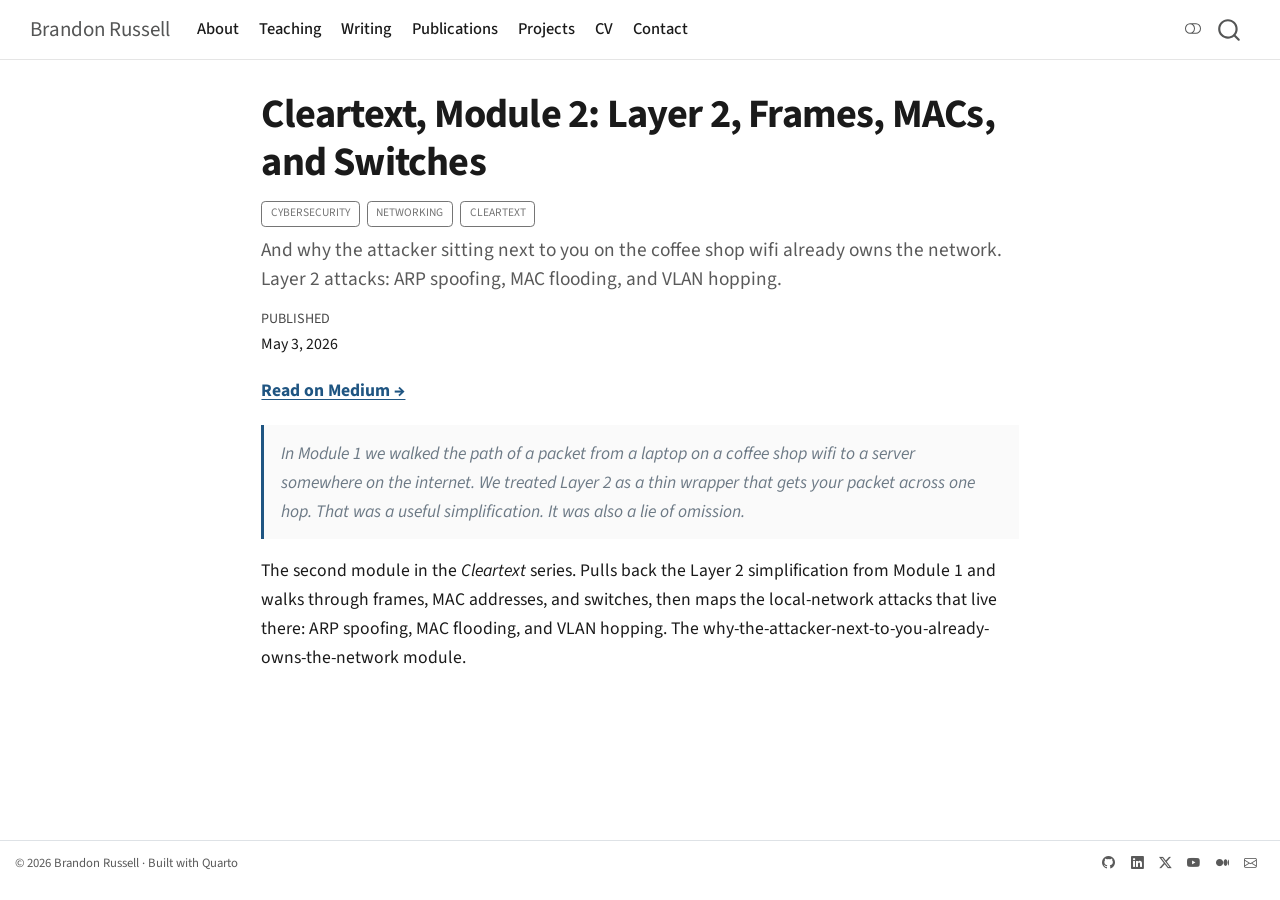
<file: posts/2026-05-03-cleartext-module-2-layer-2/index.html>
<!DOCTYPE html>
<html xmlns="http://www.w3.org/1999/xhtml" lang="en" xml:lang="en"><head>

<meta charset="utf-8">
<meta name="generator" content="quarto-1.9.37">

<meta name="viewport" content="width=device-width, initial-scale=1.0, user-scalable=yes">

<meta name="dcterms.date" content="2026-05-03">
<meta name="description" content="And why the attacker sitting next to you on the coffee shop wifi already owns the network. Layer 2 attacks: ARP spoofing, MAC flooding, and VLAN hopping.">

<title>Cleartext, Module 2: Layer 2, Frames, MACs, and Switches – Brandon Russell</title>
<style>
/* Default styles provided by pandoc.
** See https://pandoc.org/MANUAL.html#variables-for-html for config info.
*/
code{white-space: pre-wrap;}
span.smallcaps{font-variant: small-caps;}
div.columns{display: flex; gap: min(4vw, 1.5em);}
div.column{flex: auto; overflow-x: auto;}
div.hanging-indent{margin-left: 1.5em; text-indent: -1.5em;}
ul.task-list{list-style: none;}
ul.task-list li input[type="checkbox"] {
  width: 0.8em;
  margin: 0 0.8em 0.2em -1em; /* quarto-specific, see https://github.com/quarto-dev/quarto-cli/issues/4556 */ 
  vertical-align: middle;
}
</style>


<script src="../../site_libs/quarto-nav/quarto-nav.js"></script>
<script src="../../site_libs/clipboard/clipboard.min.js"></script>
<script src="../../site_libs/quarto-search/autocomplete.umd.js"></script>
<script src="../../site_libs/quarto-search/fuse.min.js"></script>
<script src="../../site_libs/quarto-search/quarto-search.js"></script>
<meta name="quarto:offset" content="../../">
<link href="../../images/favicon.svg" rel="icon" type="image/svg+xml">
<script src="../../site_libs/quarto-html/quarto.js" type="module"></script>
<script src="../../site_libs/quarto-html/tabsets/tabsets.js" type="module"></script>
<script src="../../site_libs/quarto-html/popper.min.js"></script>
<script src="../../site_libs/quarto-html/tippy.umd.min.js"></script>
<script src="../../site_libs/quarto-html/anchor.min.js"></script>
<link href="../../site_libs/quarto-html/tippy.css" rel="stylesheet">
<link href="../../site_libs/quarto-html/quarto-syntax-highlighting-7f8f88aac4f3542376d5c11b86a4c14d.css" rel="stylesheet" class="quarto-color-scheme" id="quarto-text-highlighting-styles">
<link href="../../site_libs/quarto-html/quarto-syntax-highlighting-dark-d0ae9245876894da5ac7e18953ecc5cc.css" rel="stylesheet" class="quarto-color-scheme quarto-color-alternate" id="quarto-text-highlighting-styles">
<link href="../../site_libs/quarto-html/quarto-syntax-highlighting-7f8f88aac4f3542376d5c11b86a4c14d.css" rel="stylesheet" class="quarto-color-scheme-extra" id="quarto-text-highlighting-styles">
<script src="../../site_libs/bootstrap/bootstrap.min.js"></script>
<link href="../../site_libs/bootstrap/bootstrap-icons.css" rel="stylesheet">
<link href="../../site_libs/bootstrap/bootstrap-dd4f3a3afe2cd5481e8a1803fb3d350f.min.css" rel="stylesheet" append-hash="true" class="quarto-color-scheme" id="quarto-bootstrap" data-mode="light">
<link href="../../site_libs/bootstrap/bootstrap-dark-3bd37e1fc6ed1ef2b548ca512be7642e.min.css" rel="stylesheet" append-hash="true" class="quarto-color-scheme quarto-color-alternate" id="quarto-bootstrap" data-mode="dark">
<link href="../../site_libs/bootstrap/bootstrap-dd4f3a3afe2cd5481e8a1803fb3d350f.min.css" rel="stylesheet" append-hash="true" class="quarto-color-scheme-extra" id="quarto-bootstrap" data-mode="light">
<script id="quarto-search-options" type="application/json">{
  "location": "navbar",
  "copy-button": false,
  "collapse-after": 3,
  "panel-placement": "end",
  "type": "overlay",
  "limit": 50,
  "keyboard-shortcut": [
    "f",
    "/",
    "s"
  ],
  "show-item-context": false,
  "language": {
    "search-no-results-text": "No results",
    "search-matching-documents-text": "matching documents",
    "search-copy-link-title": "Copy link to search",
    "search-hide-matches-text": "Hide additional matches",
    "search-more-match-text": "more match in this document",
    "search-more-matches-text": "more matches in this document",
    "search-clear-button-title": "Clear",
    "search-text-placeholder": "",
    "search-detached-cancel-button-title": "Cancel",
    "search-submit-button-title": "Submit",
    "search-label": "Search"
  }
}</script>
<style>html{ scroll-behavior: smooth; }</style>
<link rel="preconnect" href="https://fonts.googleapis.com">
<link rel="preconnect" href="https://fonts.gstatic.com" crossorigin="">
<link rel="stylesheet" href="https://fonts.googleapis.com/css2?family=Source+Sans+3:wght@400;500;600;700&amp;family=JetBrains+Mono:wght@400;600&amp;display=swap">


<link rel="stylesheet" href="../../styles.css">
<meta property="og:title" content="Cleartext, Module 2: Layer 2, Frames, MACs, and Switches – Brandon Russell">
<meta property="og:description" content="And why the attacker sitting next to you on the coffee shop wifi already owns the network. Layer 2 attacks: ARP spoofing, MAC flooding, and VLAN hopping.">
<meta property="og:image" content="https://brandonrussell.io/images/social-card.png">
<meta property="og:site_name" content="Brandon Russell">
<meta property="og:image:alt" content="Brandon Russell, Ed.D. - cybersecurity educator and U.S. Air Force cyber officer">
<meta property="og:image:height" content="630">
<meta property="og:image:width" content="1200">
<meta name="twitter:title" content="Cleartext, Module 2: Layer 2, Frames, MACs, and Switches – Brandon Russell">
<meta name="twitter:description" content="And why the attacker sitting next to you on the coffee shop wifi already owns the network. Layer 2 attacks: ARP spoofing, MAC flooding, and VLAN hopping.">
<meta name="twitter:image" content="https://brandonrussell.io/images/social-card.png">
<meta name="twitter:creator" content="@Dr_BRussell">
<meta name="twitter:site" content="@Dr_BRussell">
<meta name="twitter:card" content="summary_large_image">
<meta name="twitter:image:alt" content="Brandon Russell, Ed.D. - cybersecurity educator and U.S. Air Force cyber officer">
<meta name="twitter:image-height" content="630">
<meta name="twitter:image-width" content="1200">
<link rel="canonical" href="https://brandonrussell.io/posts/2026-05-03-cleartext-module-2-layer-2/">
</head>

<body class="nav-fixed fullcontent quarto-light"><script id="quarto-html-before-body" type="application/javascript">
    const toggleBodyColorMode = (bsSheetEl) => {
      const mode = bsSheetEl.getAttribute("data-mode");
      const bodyEl = window.document.querySelector("body");
      if (mode === "dark") {
        bodyEl.classList.add("quarto-dark");
        bodyEl.classList.remove("quarto-light");
      } else {
        bodyEl.classList.add("quarto-light");
        bodyEl.classList.remove("quarto-dark");
      }
    }
    const toggleBodyColorPrimary = () => {
      const bsSheetEl = window.document.querySelector("link#quarto-bootstrap:not([rel=disabled-stylesheet])");
      if (bsSheetEl) {
        toggleBodyColorMode(bsSheetEl);
      }
    }
    const setColorSchemeToggle = (alternate) => {
      const toggles = window.document.querySelectorAll('.quarto-color-scheme-toggle');
      for (let i=0; i < toggles.length; i++) {
        const toggle = toggles[i];
        if (toggle) {
          if (alternate) {
            toggle.classList.add("alternate");
          } else {
            toggle.classList.remove("alternate");
          }
        }
      }
    };
    const toggleColorMode = (alternate) => {
      // Switch the stylesheets
      const primaryStylesheets = window.document.querySelectorAll('link.quarto-color-scheme:not(.quarto-color-alternate)');
      const alternateStylesheets = window.document.querySelectorAll('link.quarto-color-scheme.quarto-color-alternate');
      manageTransitions('#quarto-margin-sidebar .nav-link', false);
      if (alternate) {
        // note: dark is layered on light, we don't disable primary!
        enableStylesheet(alternateStylesheets);
        for (const sheetNode of alternateStylesheets) {
          if (sheetNode.id === "quarto-bootstrap") {
            toggleBodyColorMode(sheetNode);
          }
        }
      } else {
        disableStylesheet(alternateStylesheets);
        enableStylesheet(primaryStylesheets)
        toggleBodyColorPrimary();
      }
      manageTransitions('#quarto-margin-sidebar .nav-link', true);
      // Switch the toggles
      setColorSchemeToggle(alternate)
      // Hack to workaround the fact that safari doesn't
      // properly recolor the scrollbar when toggling (#1455)
      if (navigator.userAgent.indexOf('Safari') > 0 && navigator.userAgent.indexOf('Chrome') == -1) {
        manageTransitions("body", false);
        window.scrollTo(0, 1);
        setTimeout(() => {
          window.scrollTo(0, 0);
          manageTransitions("body", true);
        }, 40);
      }
    }
    const disableStylesheet = (stylesheets) => {
      for (let i=0; i < stylesheets.length; i++) {
        const stylesheet = stylesheets[i];
        stylesheet.rel = 'disabled-stylesheet';
      }
    }
    const enableStylesheet = (stylesheets) => {
      for (let i=0; i < stylesheets.length; i++) {
        const stylesheet = stylesheets[i];
        if(stylesheet.rel !== 'stylesheet') { // for Chrome, which will still FOUC without this check
          stylesheet.rel = 'stylesheet';
        }
      }
    }
    const manageTransitions = (selector, allowTransitions) => {
      const els = window.document.querySelectorAll(selector);
      for (let i=0; i < els.length; i++) {
        const el = els[i];
        if (allowTransitions) {
          el.classList.remove('notransition');
        } else {
          el.classList.add('notransition');
        }
      }
    }
    const isFileUrl = () => {
      return window.location.protocol === 'file:';
    }
    const hasAlternateSentinel = () => {
      let styleSentinel = getColorSchemeSentinel();
      if (styleSentinel !== null) {
        return styleSentinel === "alternate";
      } else {
        return false;
      }
    }
    const setStyleSentinel = (alternate) => {
      const value = alternate ? "alternate" : "default";
      if (!isFileUrl()) {
        window.localStorage.setItem("quarto-color-scheme", value);
      } else {
        localAlternateSentinel = value;
      }
    }
    const getColorSchemeSentinel = () => {
      if (!isFileUrl()) {
        const storageValue = window.localStorage.getItem("quarto-color-scheme");
        return storageValue != null ? storageValue : localAlternateSentinel;
      } else {
        return localAlternateSentinel;
      }
    }
    const toggleGiscusIfUsed = (isAlternate, darkModeDefault) => {
      const baseTheme = document.querySelector('#giscus-base-theme')?.value ?? 'light';
      const alternateTheme = document.querySelector('#giscus-alt-theme')?.value ?? 'dark';
      let newTheme = '';
      if(authorPrefersDark) {
        newTheme = isAlternate ? baseTheme : alternateTheme;
      } else {
        newTheme = isAlternate ? alternateTheme : baseTheme;
      }
      const changeGiscusTheme = () => {
        // From: https://github.com/giscus/giscus/issues/336
        const sendMessage = (message) => {
          const iframe = document.querySelector('iframe.giscus-frame');
          if (!iframe) return;
          iframe.contentWindow.postMessage({ giscus: message }, 'https://giscus.app');
        }
        sendMessage({
          setConfig: {
            theme: newTheme
          }
        });
      }
      const isGiscussLoaded = window.document.querySelector('iframe.giscus-frame') !== null;
      if (isGiscussLoaded) {
        changeGiscusTheme();
      }
    };
    const authorPrefersDark = false;
    const darkModeDefault = authorPrefersDark;
      document.querySelector('link#quarto-text-highlighting-styles.quarto-color-scheme-extra').rel = 'disabled-stylesheet';
      document.querySelector('link#quarto-bootstrap.quarto-color-scheme-extra').rel = 'disabled-stylesheet';
    let localAlternateSentinel = darkModeDefault ? 'alternate' : 'default';
    // Dark / light mode switch
    window.quartoToggleColorScheme = () => {
      // Read the current dark / light value
      let toAlternate = !hasAlternateSentinel();
      toggleColorMode(toAlternate);
      setStyleSentinel(toAlternate);
      toggleGiscusIfUsed(toAlternate, darkModeDefault);
      window.dispatchEvent(new Event('resize'));
    };
    // Switch to dark mode if need be
    if (hasAlternateSentinel()) {
      toggleColorMode(true);
    } else {
      toggleColorMode(false);
    }
  </script>

<div id="quarto-search-results"></div>
  <header id="quarto-header" class="headroom fixed-top">
    <nav class="navbar navbar-expand-lg " data-bs-theme="dark">
      <div class="navbar-container container-fluid">
      <div class="navbar-brand-container mx-auto">
    <a class="navbar-brand" href="../../index.html">
    <span class="navbar-title">Brandon Russell</span>
    </a>
  </div>
            <div id="quarto-search" class="" title="Search"></div>
          <button class="navbar-toggler" type="button" data-bs-toggle="collapse" data-bs-target="#navbarCollapse" aria-controls="navbarCollapse" role="menu" aria-expanded="false" aria-label="Toggle navigation" onclick="if (window.quartoToggleHeadroom) { window.quartoToggleHeadroom(); }">
  <span class="navbar-toggler-icon"></span>
</button>
          <div class="collapse navbar-collapse" id="navbarCollapse">
            <ul class="navbar-nav navbar-nav-scroll me-auto">
  <li class="nav-item">
    <a class="nav-link" href="../../about.html"> 
<span class="menu-text">About</span></a>
  </li>  
  <li class="nav-item">
    <a class="nav-link" href="../../teaching.html"> 
<span class="menu-text">Teaching</span></a>
  </li>  
  <li class="nav-item">
    <a class="nav-link" href="../../writing.html"> 
<span class="menu-text">Writing</span></a>
  </li>  
  <li class="nav-item">
    <a class="nav-link" href="../../publications.html"> 
<span class="menu-text">Publications</span></a>
  </li>  
  <li class="nav-item">
    <a class="nav-link" href="../../projects.html"> 
<span class="menu-text">Projects</span></a>
  </li>  
  <li class="nav-item">
    <a class="nav-link" href="../../cv.html"> 
<span class="menu-text">CV</span></a>
  </li>  
  <li class="nav-item">
    <a class="nav-link" href="../../contact.html"> 
<span class="menu-text">Contact</span></a>
  </li>  
</ul>
          </div> <!-- /navcollapse -->
            <div class="quarto-navbar-tools">
  <a href="" class="quarto-color-scheme-toggle quarto-navigation-tool  px-1" onclick="window.quartoToggleColorScheme(); return false;" title="Toggle dark mode"><i class="bi"></i></a>
</div>
      </div> <!-- /container-fluid -->
    </nav>
</header>
<!-- content -->
<div id="quarto-content" class="quarto-container page-columns page-rows-contents page-layout-article page-navbar">
<!-- sidebar -->
<!-- margin-sidebar -->
    
<!-- main -->
<main class="content" id="quarto-document-content">


<header id="title-block-header" class="quarto-title-block default">
<div class="quarto-title">
<h1 class="title">Cleartext, Module 2: Layer 2, Frames, MACs, and Switches</h1>
  <div class="quarto-categories">
    <div class="quarto-category">cybersecurity</div>
    <div class="quarto-category">networking</div>
    <div class="quarto-category">cleartext</div>
  </div>
  </div>

<div>
  <div class="description">
    And why the attacker sitting next to you on the coffee shop wifi already owns the network. Layer 2 attacks: ARP spoofing, MAC flooding, and VLAN hopping.
  </div>
</div>


<div class="quarto-title-meta">

    
    <div>
    <div class="quarto-title-meta-heading">Published</div>
    <div class="quarto-title-meta-contents">
      <p class="date">May 3, 2026</p>
    </div>
  </div>
  
    
  </div>
  


</header>


<p><a href="https://medium.com/@brandon.r.russell.1/cleartext-module-2-layer-2-frames-macs-and-switches-d45e27462da2"><strong>Read on Medium →</strong></a></p>
<blockquote class="blockquote">
<p>In Module 1 we walked the path of a packet from a laptop on a coffee shop wifi to a server somewhere on the internet. We treated Layer 2 as a thin wrapper that gets your packet across one hop. That was a useful simplification. It was also a lie of omission.</p>
</blockquote>
<p>The second module in the <em>Cleartext</em> series. Pulls back the Layer 2 simplification from Module 1 and walks through frames, MAC addresses, and switches, then maps the local-network attacks that live there: ARP spoofing, MAC flooding, and VLAN hopping. The why-the-attacker-next-to-you-already-owns-the-network module.</p>



</main> <!-- /main -->
<script id="quarto-html-after-body" type="application/javascript">
  window.document.addEventListener("DOMContentLoaded", function (event) {
    // Ensure there is a toggle, if there isn't float one in the top right
    if (window.document.querySelector('.quarto-color-scheme-toggle') === null) {
      const a = window.document.createElement('a');
      a.classList.add('top-right');
      a.classList.add('quarto-color-scheme-toggle');
      a.href = "";
      a.onclick = function() { try { window.quartoToggleColorScheme(); } catch {} return false; };
      const i = window.document.createElement("i");
      i.classList.add('bi');
      a.appendChild(i);
      window.document.body.appendChild(a);
    }
    setColorSchemeToggle(hasAlternateSentinel())
    const icon = "";
    const anchorJS = new window.AnchorJS();
    anchorJS.options = {
      placement: 'right',
      icon: icon
    };
    anchorJS.add('.anchored');
    const isCodeAnnotation = (el) => {
      for (const clz of el.classList) {
        if (clz.startsWith('code-annotation-')) {                     
          return true;
        }
      }
      return false;
    }
    const onCopySuccess = function(e) {
      // button target
      const button = e.trigger;
      // don't keep focus
      button.blur();
      // flash "checked"
      button.classList.add('code-copy-button-checked');
      var currentTitle = button.getAttribute("title");
      button.setAttribute("title", "Copied!");
      let tooltip;
      if (window.bootstrap) {
        button.setAttribute("data-bs-toggle", "tooltip");
        button.setAttribute("data-bs-placement", "left");
        button.setAttribute("data-bs-title", "Copied!");
        tooltip = new bootstrap.Tooltip(button, 
          { trigger: "manual", 
            customClass: "code-copy-button-tooltip",
            offset: [0, -8]});
        tooltip.show();    
      }
      setTimeout(function() {
        if (tooltip) {
          tooltip.hide();
          button.removeAttribute("data-bs-title");
          button.removeAttribute("data-bs-toggle");
          button.removeAttribute("data-bs-placement");
        }
        button.setAttribute("title", currentTitle);
        button.classList.remove('code-copy-button-checked');
      }, 1000);
      // clear code selection
      e.clearSelection();
    }
    const getTextToCopy = function(trigger) {
      const outerScaffold = trigger.parentElement.cloneNode(true);
      const codeEl = outerScaffold.querySelector('code');
      for (const childEl of codeEl.children) {
        if (isCodeAnnotation(childEl)) {
          childEl.remove();
        }
      }
      return codeEl.innerText;
    }
    const clipboard = new window.ClipboardJS('.code-copy-button:not([data-in-quarto-modal])', {
      text: getTextToCopy
    });
    clipboard.on('success', onCopySuccess);
    if (window.document.getElementById('quarto-embedded-source-code-modal')) {
      const clipboardModal = new window.ClipboardJS('.code-copy-button[data-in-quarto-modal]', {
        text: getTextToCopy,
        container: window.document.getElementById('quarto-embedded-source-code-modal')
      });
      clipboardModal.on('success', onCopySuccess);
    }
      var localhostRegex = new RegExp(/^(?:http|https):\/\/localhost\:?[0-9]*\//);
      var mailtoRegex = new RegExp(/^mailto:/);
        var filterRegex = new RegExp("https:\/\/brandonrussell\.io");
      var isInternal = (href) => {
          return filterRegex.test(href) || localhostRegex.test(href) || mailtoRegex.test(href);
      }
      // Inspect non-navigation links and adorn them if external
     var links = window.document.querySelectorAll('a[href]:not(.nav-link):not(.navbar-brand):not(.toc-action):not(.sidebar-link):not(.sidebar-item-toggle):not(.pagination-link):not(.no-external):not([aria-hidden]):not(.dropdown-item):not(.quarto-navigation-tool):not(.about-link)');
      for (var i=0; i<links.length; i++) {
        const link = links[i];
        if (!isInternal(link.href)) {
          // undo the damage that might have been done by quarto-nav.js in the case of
          // links that we want to consider external
          if (link.dataset.originalHref !== undefined) {
            link.href = link.dataset.originalHref;
          }
        }
      }
    function tippyHover(el, contentFn, onTriggerFn, onUntriggerFn) {
      const config = {
        allowHTML: true,
        maxWidth: 500,
        delay: 100,
        arrow: false,
        appendTo: function(el) {
            return el.parentElement;
        },
        interactive: true,
        interactiveBorder: 10,
        theme: 'quarto',
        placement: 'bottom-start',
      };
      if (contentFn) {
        config.content = contentFn;
      }
      if (onTriggerFn) {
        config.onTrigger = onTriggerFn;
      }
      if (onUntriggerFn) {
        config.onUntrigger = onUntriggerFn;
      }
      window.tippy(el, config); 
    }
    const noterefs = window.document.querySelectorAll('a[role="doc-noteref"]');
    for (var i=0; i<noterefs.length; i++) {
      const ref = noterefs[i];
      tippyHover(ref, function() {
        // use id or data attribute instead here
        let href = ref.getAttribute('data-footnote-href') || ref.getAttribute('href');
        try { href = new URL(href).hash; } catch {}
        const id = href.replace(/^#\/?/, "");
        const note = window.document.getElementById(id);
        if (note) {
          return note.innerHTML;
        } else {
          return "";
        }
      });
    }
    const xrefs = window.document.querySelectorAll('a.quarto-xref');
    const processXRef = (id, note) => {
      // Strip column container classes
      const stripColumnClz = (el) => {
        el.classList.remove("page-full", "page-columns");
        if (el.children) {
          for (const child of el.children) {
            stripColumnClz(child);
          }
        }
      }
      stripColumnClz(note)
      if (id === null || id.startsWith('sec-')) {
        // Special case sections, only their first couple elements
        const container = document.createElement("div");
        if (note.children && note.children.length > 2) {
          container.appendChild(note.children[0].cloneNode(true));
          for (let i = 1; i < note.children.length; i++) {
            const child = note.children[i];
            if (child.tagName === "P" && child.innerText === "") {
              continue;
            } else {
              container.appendChild(child.cloneNode(true));
              break;
            }
          }
          if (window.Quarto?.typesetMath) {
            window.Quarto.typesetMath(container);
          }
          return container.innerHTML
        } else {
          if (window.Quarto?.typesetMath) {
            window.Quarto.typesetMath(note);
          }
          return note.innerHTML;
        }
      } else {
        // Remove any anchor links if they are present
        const anchorLink = note.querySelector('a.anchorjs-link');
        if (anchorLink) {
          anchorLink.remove();
        }
        if (window.Quarto?.typesetMath) {
          window.Quarto.typesetMath(note);
        }
        if (note.classList.contains("callout")) {
          return note.outerHTML;
        } else {
          return note.innerHTML;
        }
      }
    }
    for (var i=0; i<xrefs.length; i++) {
      const xref = xrefs[i];
      tippyHover(xref, undefined, function(instance) {
        instance.disable();
        let url = xref.getAttribute('href');
        let hash = undefined; 
        if (url.startsWith('#')) {
          hash = url;
        } else {
          try { hash = new URL(url).hash; } catch {}
        }
        if (hash) {
          const id = hash.replace(/^#\/?/, "");
          const note = window.document.getElementById(id);
          if (note !== null) {
            try {
              const html = processXRef(id, note.cloneNode(true));
              instance.setContent(html);
            } finally {
              instance.enable();
              instance.show();
            }
          } else {
            // See if we can fetch this
            fetch(url.split('#')[0])
            .then(res => res.text())
            .then(html => {
              const parser = new DOMParser();
              const htmlDoc = parser.parseFromString(html, "text/html");
              const note = htmlDoc.getElementById(id);
              if (note !== null) {
                const html = processXRef(id, note);
                instance.setContent(html);
              } 
            }).finally(() => {
              instance.enable();
              instance.show();
            });
          }
        } else {
          // See if we can fetch a full url (with no hash to target)
          // This is a special case and we should probably do some content thinning / targeting
          fetch(url)
          .then(res => res.text())
          .then(html => {
            const parser = new DOMParser();
            const htmlDoc = parser.parseFromString(html, "text/html");
            const note = htmlDoc.querySelector('main.content');
            if (note !== null) {
              // This should only happen for chapter cross references
              // (since there is no id in the URL)
              // remove the first header
              if (note.children.length > 0 && note.children[0].tagName === "HEADER") {
                note.children[0].remove();
              }
              const html = processXRef(null, note);
              instance.setContent(html);
            } 
          }).finally(() => {
            instance.enable();
            instance.show();
          });
        }
      }, function(instance) {
      });
    }
        let selectedAnnoteEl;
        const selectorForAnnotation = ( cell, annotation) => {
          let cellAttr = 'data-code-cell="' + cell + '"';
          let lineAttr = 'data-code-annotation="' +  annotation + '"';
          const selector = 'span[' + cellAttr + '][' + lineAttr + ']';
          return selector;
        }
        const selectCodeLines = (annoteEl) => {
          const doc = window.document;
          const targetCell = annoteEl.getAttribute("data-target-cell");
          const targetAnnotation = annoteEl.getAttribute("data-target-annotation");
          const annoteSpan = window.document.querySelector(selectorForAnnotation(targetCell, targetAnnotation));
          const lines = annoteSpan.getAttribute("data-code-lines").split(",");
          const lineIds = lines.map((line) => {
            return targetCell + "-" + line;
          })
          let top = null;
          let height = null;
          let parent = null;
          if (lineIds.length > 0) {
              //compute the position of the single el (top and bottom and make a div)
              const el = window.document.getElementById(lineIds[0]);
              top = el.offsetTop;
              height = el.offsetHeight;
              parent = el.parentElement.parentElement;
            if (lineIds.length > 1) {
              const lastEl = window.document.getElementById(lineIds[lineIds.length - 1]);
              const bottom = lastEl.offsetTop + lastEl.offsetHeight;
              height = bottom - top;
            }
            if (top !== null && height !== null && parent !== null) {
              // cook up a div (if necessary) and position it 
              let div = window.document.getElementById("code-annotation-line-highlight");
              if (div === null) {
                div = window.document.createElement("div");
                div.setAttribute("id", "code-annotation-line-highlight");
                div.style.position = 'absolute';
                parent.appendChild(div);
              }
              div.style.top = top - 2 + "px";
              div.style.height = height + 4 + "px";
              div.style.left = 0;
              let gutterDiv = window.document.getElementById("code-annotation-line-highlight-gutter");
              if (gutterDiv === null) {
                gutterDiv = window.document.createElement("div");
                gutterDiv.setAttribute("id", "code-annotation-line-highlight-gutter");
                gutterDiv.style.position = 'absolute';
                const codeCell = window.document.getElementById(targetCell);
                const gutter = codeCell.querySelector('.code-annotation-gutter');
                gutter.appendChild(gutterDiv);
              }
              gutterDiv.style.top = top - 2 + "px";
              gutterDiv.style.height = height + 4 + "px";
            }
            selectedAnnoteEl = annoteEl;
          }
        };
        const unselectCodeLines = () => {
          const elementsIds = ["code-annotation-line-highlight", "code-annotation-line-highlight-gutter"];
          elementsIds.forEach((elId) => {
            const div = window.document.getElementById(elId);
            if (div) {
              div.remove();
            }
          });
          selectedAnnoteEl = undefined;
        };
          // Handle positioning of the toggle
      window.addEventListener(
        "resize",
        throttle(() => {
          elRect = undefined;
          if (selectedAnnoteEl) {
            selectCodeLines(selectedAnnoteEl);
          }
        }, 10)
      );
      function throttle(fn, ms) {
      let throttle = false;
      let timer;
        return (...args) => {
          if(!throttle) { // first call gets through
              fn.apply(this, args);
              throttle = true;
          } else { // all the others get throttled
              if(timer) clearTimeout(timer); // cancel #2
              timer = setTimeout(() => {
                fn.apply(this, args);
                timer = throttle = false;
              }, ms);
          }
        };
      }
        // Attach click handler to the DT
        const annoteDls = window.document.querySelectorAll('dt[data-target-cell]');
        for (const annoteDlNode of annoteDls) {
          annoteDlNode.addEventListener('click', (event) => {
            const clickedEl = event.target;
            if (clickedEl !== selectedAnnoteEl) {
              unselectCodeLines();
              const activeEl = window.document.querySelector('dt[data-target-cell].code-annotation-active');
              if (activeEl) {
                activeEl.classList.remove('code-annotation-active');
              }
              selectCodeLines(clickedEl);
              clickedEl.classList.add('code-annotation-active');
            } else {
              // Unselect the line
              unselectCodeLines();
              clickedEl.classList.remove('code-annotation-active');
            }
          });
        }
    const findCites = (el) => {
      const parentEl = el.parentElement;
      if (parentEl) {
        const cites = parentEl.dataset.cites;
        if (cites) {
          return {
            el,
            cites: cites.split(' ')
          };
        } else {
          return findCites(el.parentElement)
        }
      } else {
        return undefined;
      }
    };
    var bibliorefs = window.document.querySelectorAll('a[role="doc-biblioref"]');
    for (var i=0; i<bibliorefs.length; i++) {
      const ref = bibliorefs[i];
      const citeInfo = findCites(ref);
      if (citeInfo) {
        tippyHover(citeInfo.el, function() {
          var popup = window.document.createElement('div');
          citeInfo.cites.forEach(function(cite) {
            var citeDiv = window.document.createElement('div');
            citeDiv.classList.add('hanging-indent');
            citeDiv.classList.add('csl-entry');
            var biblioDiv = window.document.getElementById('ref-' + cite);
            if (biblioDiv) {
              citeDiv.innerHTML = biblioDiv.innerHTML;
            }
            popup.appendChild(citeDiv);
          });
          return popup.innerHTML;
        });
      }
    }
  });
  </script>
</div> <!-- /content -->
<footer class="footer">
  <div class="nav-footer">
    <div class="nav-footer-left">
<p>© 2026 Brandon Russell · Built with <a href="https://quarto.org">Quarto</a></p>
</div>   
    <div class="nav-footer-center">
      &nbsp;
    </div>
    <div class="nav-footer-right">
      <ul class="footer-items list-unstyled">
    <li class="nav-item compact">
    <a class="nav-link" href="https://github.com/Brandon-Russell-1">
      <i class="bi bi-github" role="img">
</i> 
    </a>
  </li>  
    <li class="nav-item compact">
    <a class="nav-link" href="https://www.linkedin.com/in/brandon-r-russell/">
      <i class="bi bi-linkedin" role="img">
</i> 
    </a>
  </li>  
    <li class="nav-item compact">
    <a class="nav-link" href="https://x.com/Dr_BRussell">
      <i class="bi bi-twitter-x" role="img">
</i> 
    </a>
  </li>  
    <li class="nav-item compact">
    <a class="nav-link" href="https://www.youtube.com/@Dr.BrandonRussell">
      <i class="bi bi-youtube" role="img">
</i> 
    </a>
  </li>  
    <li class="nav-item compact">
    <a class="nav-link" href="https://medium.com/@brandon.r.russell.1">
      <i class="bi bi-medium" role="img">
</i> 
    </a>
  </li>  
    <li class="nav-item compact">
    <a class="nav-link" href="mailto:brandon.r.russell.1@gmail.com">
      <i class="bi bi-envelope" role="img">
</i> 
    </a>
  </li>  
</ul>
    </div>
  </div>
</footer>




<script src="../../site_libs/quarto-html/zenscroll-min.js"></script>
</body></html>
</file>
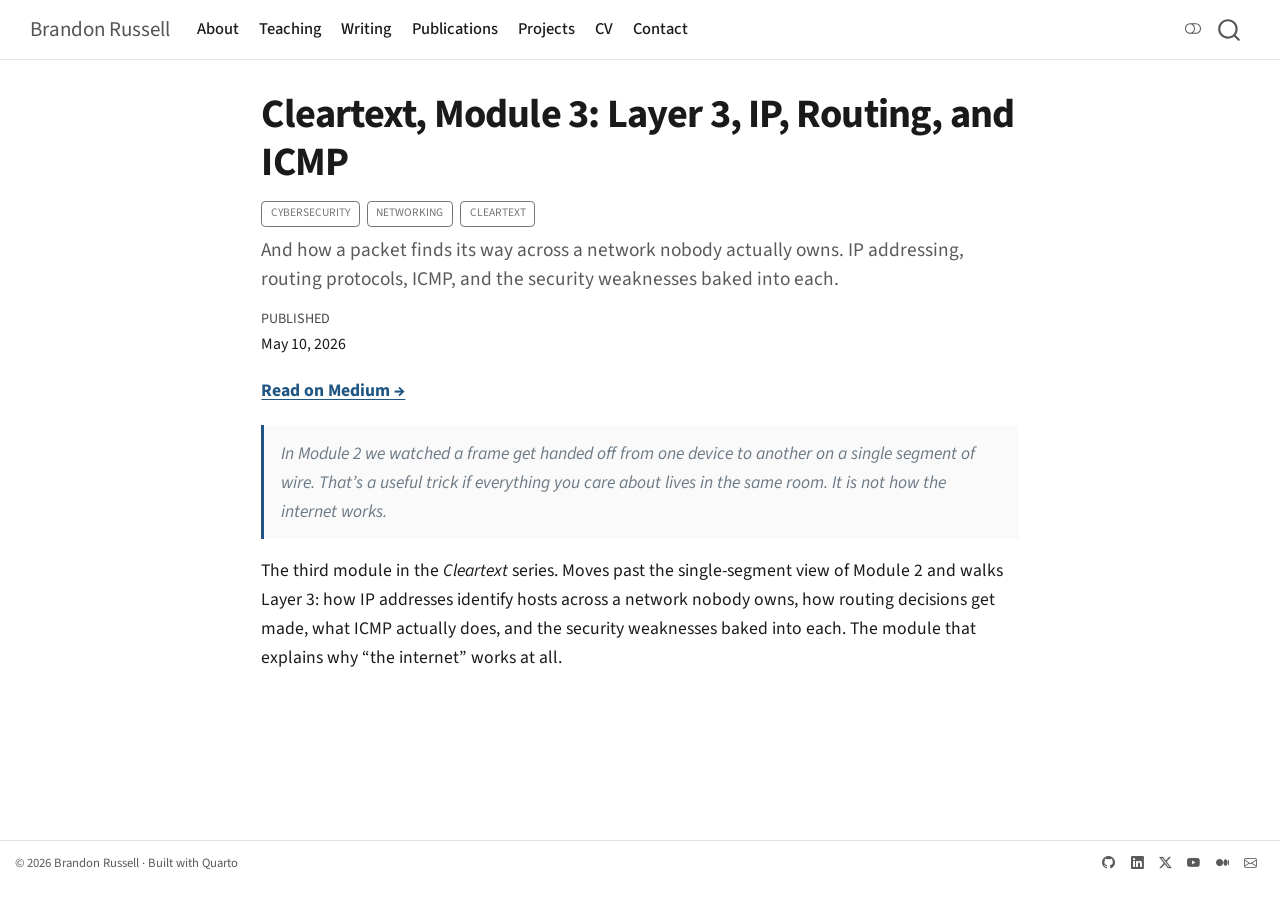
<file: posts/2026-05-10-cleartext-module-3-layer-3/index.html>
<!DOCTYPE html>
<html xmlns="http://www.w3.org/1999/xhtml" lang="en" xml:lang="en"><head>

<meta charset="utf-8">
<meta name="generator" content="quarto-1.9.37">

<meta name="viewport" content="width=device-width, initial-scale=1.0, user-scalable=yes">

<meta name="dcterms.date" content="2026-05-10">
<meta name="description" content="And how a packet finds its way across a network nobody actually owns. IP addressing, routing protocols, ICMP, and the security weaknesses baked into each.">

<title>Cleartext, Module 3: Layer 3, IP, Routing, and ICMP – Brandon Russell</title>
<style>
/* Default styles provided by pandoc.
** See https://pandoc.org/MANUAL.html#variables-for-html for config info.
*/
code{white-space: pre-wrap;}
span.smallcaps{font-variant: small-caps;}
div.columns{display: flex; gap: min(4vw, 1.5em);}
div.column{flex: auto; overflow-x: auto;}
div.hanging-indent{margin-left: 1.5em; text-indent: -1.5em;}
ul.task-list{list-style: none;}
ul.task-list li input[type="checkbox"] {
  width: 0.8em;
  margin: 0 0.8em 0.2em -1em; /* quarto-specific, see https://github.com/quarto-dev/quarto-cli/issues/4556 */ 
  vertical-align: middle;
}
</style>


<script src="../../site_libs/quarto-nav/quarto-nav.js"></script>
<script src="../../site_libs/clipboard/clipboard.min.js"></script>
<script src="../../site_libs/quarto-search/autocomplete.umd.js"></script>
<script src="../../site_libs/quarto-search/fuse.min.js"></script>
<script src="../../site_libs/quarto-search/quarto-search.js"></script>
<meta name="quarto:offset" content="../../">
<link href="../../images/favicon.svg" rel="icon" type="image/svg+xml">
<script src="../../site_libs/quarto-html/quarto.js" type="module"></script>
<script src="../../site_libs/quarto-html/tabsets/tabsets.js" type="module"></script>
<script src="../../site_libs/quarto-html/popper.min.js"></script>
<script src="../../site_libs/quarto-html/tippy.umd.min.js"></script>
<script src="../../site_libs/quarto-html/anchor.min.js"></script>
<link href="../../site_libs/quarto-html/tippy.css" rel="stylesheet">
<link href="../../site_libs/quarto-html/quarto-syntax-highlighting-7f8f88aac4f3542376d5c11b86a4c14d.css" rel="stylesheet" class="quarto-color-scheme" id="quarto-text-highlighting-styles">
<link href="../../site_libs/quarto-html/quarto-syntax-highlighting-dark-d0ae9245876894da5ac7e18953ecc5cc.css" rel="stylesheet" class="quarto-color-scheme quarto-color-alternate" id="quarto-text-highlighting-styles">
<link href="../../site_libs/quarto-html/quarto-syntax-highlighting-7f8f88aac4f3542376d5c11b86a4c14d.css" rel="stylesheet" class="quarto-color-scheme-extra" id="quarto-text-highlighting-styles">
<script src="../../site_libs/bootstrap/bootstrap.min.js"></script>
<link href="../../site_libs/bootstrap/bootstrap-icons.css" rel="stylesheet">
<link href="../../site_libs/bootstrap/bootstrap-dd4f3a3afe2cd5481e8a1803fb3d350f.min.css" rel="stylesheet" append-hash="true" class="quarto-color-scheme" id="quarto-bootstrap" data-mode="light">
<link href="../../site_libs/bootstrap/bootstrap-dark-3bd37e1fc6ed1ef2b548ca512be7642e.min.css" rel="stylesheet" append-hash="true" class="quarto-color-scheme quarto-color-alternate" id="quarto-bootstrap" data-mode="dark">
<link href="../../site_libs/bootstrap/bootstrap-dd4f3a3afe2cd5481e8a1803fb3d350f.min.css" rel="stylesheet" append-hash="true" class="quarto-color-scheme-extra" id="quarto-bootstrap" data-mode="light">
<script id="quarto-search-options" type="application/json">{
  "location": "navbar",
  "copy-button": false,
  "collapse-after": 3,
  "panel-placement": "end",
  "type": "overlay",
  "limit": 50,
  "keyboard-shortcut": [
    "f",
    "/",
    "s"
  ],
  "show-item-context": false,
  "language": {
    "search-no-results-text": "No results",
    "search-matching-documents-text": "matching documents",
    "search-copy-link-title": "Copy link to search",
    "search-hide-matches-text": "Hide additional matches",
    "search-more-match-text": "more match in this document",
    "search-more-matches-text": "more matches in this document",
    "search-clear-button-title": "Clear",
    "search-text-placeholder": "",
    "search-detached-cancel-button-title": "Cancel",
    "search-submit-button-title": "Submit",
    "search-label": "Search"
  }
}</script>
<style>html{ scroll-behavior: smooth; }</style>
<link rel="preconnect" href="https://fonts.googleapis.com">
<link rel="preconnect" href="https://fonts.gstatic.com" crossorigin="">
<link rel="stylesheet" href="https://fonts.googleapis.com/css2?family=Source+Sans+3:wght@400;500;600;700&amp;family=JetBrains+Mono:wght@400;600&amp;display=swap">


<link rel="stylesheet" href="../../styles.css">
<meta property="og:title" content="Cleartext, Module 3: Layer 3, IP, Routing, and ICMP – Brandon Russell">
<meta property="og:description" content="And how a packet finds its way across a network nobody actually owns. IP addressing, routing protocols, ICMP, and the security weaknesses baked into each.">
<meta property="og:image" content="https://brandonrussell.io/images/social-card.png">
<meta property="og:site_name" content="Brandon Russell">
<meta property="og:image:alt" content="Brandon Russell, Ed.D. - cybersecurity educator and U.S. Air Force cyber officer">
<meta property="og:image:height" content="630">
<meta property="og:image:width" content="1200">
<meta name="twitter:title" content="Cleartext, Module 3: Layer 3, IP, Routing, and ICMP – Brandon Russell">
<meta name="twitter:description" content="And how a packet finds its way across a network nobody actually owns. IP addressing, routing protocols, ICMP, and the security weaknesses baked into each.">
<meta name="twitter:image" content="https://brandonrussell.io/images/social-card.png">
<meta name="twitter:creator" content="@Dr_BRussell">
<meta name="twitter:site" content="@Dr_BRussell">
<meta name="twitter:card" content="summary_large_image">
<meta name="twitter:image:alt" content="Brandon Russell, Ed.D. - cybersecurity educator and U.S. Air Force cyber officer">
<meta name="twitter:image-height" content="630">
<meta name="twitter:image-width" content="1200">
<link rel="canonical" href="https://brandonrussell.io/posts/2026-05-10-cleartext-module-3-layer-3/">
</head>

<body class="nav-fixed fullcontent quarto-light"><script id="quarto-html-before-body" type="application/javascript">
    const toggleBodyColorMode = (bsSheetEl) => {
      const mode = bsSheetEl.getAttribute("data-mode");
      const bodyEl = window.document.querySelector("body");
      if (mode === "dark") {
        bodyEl.classList.add("quarto-dark");
        bodyEl.classList.remove("quarto-light");
      } else {
        bodyEl.classList.add("quarto-light");
        bodyEl.classList.remove("quarto-dark");
      }
    }
    const toggleBodyColorPrimary = () => {
      const bsSheetEl = window.document.querySelector("link#quarto-bootstrap:not([rel=disabled-stylesheet])");
      if (bsSheetEl) {
        toggleBodyColorMode(bsSheetEl);
      }
    }
    const setColorSchemeToggle = (alternate) => {
      const toggles = window.document.querySelectorAll('.quarto-color-scheme-toggle');
      for (let i=0; i < toggles.length; i++) {
        const toggle = toggles[i];
        if (toggle) {
          if (alternate) {
            toggle.classList.add("alternate");
          } else {
            toggle.classList.remove("alternate");
          }
        }
      }
    };
    const toggleColorMode = (alternate) => {
      // Switch the stylesheets
      const primaryStylesheets = window.document.querySelectorAll('link.quarto-color-scheme:not(.quarto-color-alternate)');
      const alternateStylesheets = window.document.querySelectorAll('link.quarto-color-scheme.quarto-color-alternate');
      manageTransitions('#quarto-margin-sidebar .nav-link', false);
      if (alternate) {
        // note: dark is layered on light, we don't disable primary!
        enableStylesheet(alternateStylesheets);
        for (const sheetNode of alternateStylesheets) {
          if (sheetNode.id === "quarto-bootstrap") {
            toggleBodyColorMode(sheetNode);
          }
        }
      } else {
        disableStylesheet(alternateStylesheets);
        enableStylesheet(primaryStylesheets)
        toggleBodyColorPrimary();
      }
      manageTransitions('#quarto-margin-sidebar .nav-link', true);
      // Switch the toggles
      setColorSchemeToggle(alternate)
      // Hack to workaround the fact that safari doesn't
      // properly recolor the scrollbar when toggling (#1455)
      if (navigator.userAgent.indexOf('Safari') > 0 && navigator.userAgent.indexOf('Chrome') == -1) {
        manageTransitions("body", false);
        window.scrollTo(0, 1);
        setTimeout(() => {
          window.scrollTo(0, 0);
          manageTransitions("body", true);
        }, 40);
      }
    }
    const disableStylesheet = (stylesheets) => {
      for (let i=0; i < stylesheets.length; i++) {
        const stylesheet = stylesheets[i];
        stylesheet.rel = 'disabled-stylesheet';
      }
    }
    const enableStylesheet = (stylesheets) => {
      for (let i=0; i < stylesheets.length; i++) {
        const stylesheet = stylesheets[i];
        if(stylesheet.rel !== 'stylesheet') { // for Chrome, which will still FOUC without this check
          stylesheet.rel = 'stylesheet';
        }
      }
    }
    const manageTransitions = (selector, allowTransitions) => {
      const els = window.document.querySelectorAll(selector);
      for (let i=0; i < els.length; i++) {
        const el = els[i];
        if (allowTransitions) {
          el.classList.remove('notransition');
        } else {
          el.classList.add('notransition');
        }
      }
    }
    const isFileUrl = () => {
      return window.location.protocol === 'file:';
    }
    const hasAlternateSentinel = () => {
      let styleSentinel = getColorSchemeSentinel();
      if (styleSentinel !== null) {
        return styleSentinel === "alternate";
      } else {
        return false;
      }
    }
    const setStyleSentinel = (alternate) => {
      const value = alternate ? "alternate" : "default";
      if (!isFileUrl()) {
        window.localStorage.setItem("quarto-color-scheme", value);
      } else {
        localAlternateSentinel = value;
      }
    }
    const getColorSchemeSentinel = () => {
      if (!isFileUrl()) {
        const storageValue = window.localStorage.getItem("quarto-color-scheme");
        return storageValue != null ? storageValue : localAlternateSentinel;
      } else {
        return localAlternateSentinel;
      }
    }
    const toggleGiscusIfUsed = (isAlternate, darkModeDefault) => {
      const baseTheme = document.querySelector('#giscus-base-theme')?.value ?? 'light';
      const alternateTheme = document.querySelector('#giscus-alt-theme')?.value ?? 'dark';
      let newTheme = '';
      if(authorPrefersDark) {
        newTheme = isAlternate ? baseTheme : alternateTheme;
      } else {
        newTheme = isAlternate ? alternateTheme : baseTheme;
      }
      const changeGiscusTheme = () => {
        // From: https://github.com/giscus/giscus/issues/336
        const sendMessage = (message) => {
          const iframe = document.querySelector('iframe.giscus-frame');
          if (!iframe) return;
          iframe.contentWindow.postMessage({ giscus: message }, 'https://giscus.app');
        }
        sendMessage({
          setConfig: {
            theme: newTheme
          }
        });
      }
      const isGiscussLoaded = window.document.querySelector('iframe.giscus-frame') !== null;
      if (isGiscussLoaded) {
        changeGiscusTheme();
      }
    };
    const authorPrefersDark = false;
    const darkModeDefault = authorPrefersDark;
      document.querySelector('link#quarto-text-highlighting-styles.quarto-color-scheme-extra').rel = 'disabled-stylesheet';
      document.querySelector('link#quarto-bootstrap.quarto-color-scheme-extra').rel = 'disabled-stylesheet';
    let localAlternateSentinel = darkModeDefault ? 'alternate' : 'default';
    // Dark / light mode switch
    window.quartoToggleColorScheme = () => {
      // Read the current dark / light value
      let toAlternate = !hasAlternateSentinel();
      toggleColorMode(toAlternate);
      setStyleSentinel(toAlternate);
      toggleGiscusIfUsed(toAlternate, darkModeDefault);
      window.dispatchEvent(new Event('resize'));
    };
    // Switch to dark mode if need be
    if (hasAlternateSentinel()) {
      toggleColorMode(true);
    } else {
      toggleColorMode(false);
    }
  </script>

<div id="quarto-search-results"></div>
  <header id="quarto-header" class="headroom fixed-top">
    <nav class="navbar navbar-expand-lg " data-bs-theme="dark">
      <div class="navbar-container container-fluid">
      <div class="navbar-brand-container mx-auto">
    <a class="navbar-brand" href="../../index.html">
    <span class="navbar-title">Brandon Russell</span>
    </a>
  </div>
            <div id="quarto-search" class="" title="Search"></div>
          <button class="navbar-toggler" type="button" data-bs-toggle="collapse" data-bs-target="#navbarCollapse" aria-controls="navbarCollapse" role="menu" aria-expanded="false" aria-label="Toggle navigation" onclick="if (window.quartoToggleHeadroom) { window.quartoToggleHeadroom(); }">
  <span class="navbar-toggler-icon"></span>
</button>
          <div class="collapse navbar-collapse" id="navbarCollapse">
            <ul class="navbar-nav navbar-nav-scroll me-auto">
  <li class="nav-item">
    <a class="nav-link" href="../../about.html"> 
<span class="menu-text">About</span></a>
  </li>  
  <li class="nav-item">
    <a class="nav-link" href="../../teaching.html"> 
<span class="menu-text">Teaching</span></a>
  </li>  
  <li class="nav-item">
    <a class="nav-link" href="../../writing.html"> 
<span class="menu-text">Writing</span></a>
  </li>  
  <li class="nav-item">
    <a class="nav-link" href="../../publications.html"> 
<span class="menu-text">Publications</span></a>
  </li>  
  <li class="nav-item">
    <a class="nav-link" href="../../projects.html"> 
<span class="menu-text">Projects</span></a>
  </li>  
  <li class="nav-item">
    <a class="nav-link" href="../../cv.html"> 
<span class="menu-text">CV</span></a>
  </li>  
  <li class="nav-item">
    <a class="nav-link" href="../../contact.html"> 
<span class="menu-text">Contact</span></a>
  </li>  
</ul>
          </div> <!-- /navcollapse -->
            <div class="quarto-navbar-tools">
  <a href="" class="quarto-color-scheme-toggle quarto-navigation-tool  px-1" onclick="window.quartoToggleColorScheme(); return false;" title="Toggle dark mode"><i class="bi"></i></a>
</div>
      </div> <!-- /container-fluid -->
    </nav>
</header>
<!-- content -->
<div id="quarto-content" class="quarto-container page-columns page-rows-contents page-layout-article page-navbar">
<!-- sidebar -->
<!-- margin-sidebar -->
    
<!-- main -->
<main class="content" id="quarto-document-content">


<header id="title-block-header" class="quarto-title-block default">
<div class="quarto-title">
<h1 class="title">Cleartext, Module 3: Layer 3, IP, Routing, and ICMP</h1>
  <div class="quarto-categories">
    <div class="quarto-category">cybersecurity</div>
    <div class="quarto-category">networking</div>
    <div class="quarto-category">cleartext</div>
  </div>
  </div>

<div>
  <div class="description">
    And how a packet finds its way across a network nobody actually owns. IP addressing, routing protocols, ICMP, and the security weaknesses baked into each.
  </div>
</div>


<div class="quarto-title-meta">

    
    <div>
    <div class="quarto-title-meta-heading">Published</div>
    <div class="quarto-title-meta-contents">
      <p class="date">May 10, 2026</p>
    </div>
  </div>
  
    
  </div>
  


</header>


<p><a href="https://medium.com/@brandon.r.russell.1/cleartext-587798a3f288"><strong>Read on Medium →</strong></a></p>
<blockquote class="blockquote">
<p>In Module 2 we watched a frame get handed off from one device to another on a single segment of wire. That’s a useful trick if everything you care about lives in the same room. It is not how the internet works.</p>
</blockquote>
<p>The third module in the <em>Cleartext</em> series. Moves past the single-segment view of Module 2 and walks Layer 3: how IP addresses identify hosts across a network nobody owns, how routing decisions get made, what ICMP actually does, and the security weaknesses baked into each. The module that explains why “the internet” works at all.</p>



</main> <!-- /main -->
<script id="quarto-html-after-body" type="application/javascript">
  window.document.addEventListener("DOMContentLoaded", function (event) {
    // Ensure there is a toggle, if there isn't float one in the top right
    if (window.document.querySelector('.quarto-color-scheme-toggle') === null) {
      const a = window.document.createElement('a');
      a.classList.add('top-right');
      a.classList.add('quarto-color-scheme-toggle');
      a.href = "";
      a.onclick = function() { try { window.quartoToggleColorScheme(); } catch {} return false; };
      const i = window.document.createElement("i");
      i.classList.add('bi');
      a.appendChild(i);
      window.document.body.appendChild(a);
    }
    setColorSchemeToggle(hasAlternateSentinel())
    const icon = "";
    const anchorJS = new window.AnchorJS();
    anchorJS.options = {
      placement: 'right',
      icon: icon
    };
    anchorJS.add('.anchored');
    const isCodeAnnotation = (el) => {
      for (const clz of el.classList) {
        if (clz.startsWith('code-annotation-')) {                     
          return true;
        }
      }
      return false;
    }
    const onCopySuccess = function(e) {
      // button target
      const button = e.trigger;
      // don't keep focus
      button.blur();
      // flash "checked"
      button.classList.add('code-copy-button-checked');
      var currentTitle = button.getAttribute("title");
      button.setAttribute("title", "Copied!");
      let tooltip;
      if (window.bootstrap) {
        button.setAttribute("data-bs-toggle", "tooltip");
        button.setAttribute("data-bs-placement", "left");
        button.setAttribute("data-bs-title", "Copied!");
        tooltip = new bootstrap.Tooltip(button, 
          { trigger: "manual", 
            customClass: "code-copy-button-tooltip",
            offset: [0, -8]});
        tooltip.show();    
      }
      setTimeout(function() {
        if (tooltip) {
          tooltip.hide();
          button.removeAttribute("data-bs-title");
          button.removeAttribute("data-bs-toggle");
          button.removeAttribute("data-bs-placement");
        }
        button.setAttribute("title", currentTitle);
        button.classList.remove('code-copy-button-checked');
      }, 1000);
      // clear code selection
      e.clearSelection();
    }
    const getTextToCopy = function(trigger) {
      const outerScaffold = trigger.parentElement.cloneNode(true);
      const codeEl = outerScaffold.querySelector('code');
      for (const childEl of codeEl.children) {
        if (isCodeAnnotation(childEl)) {
          childEl.remove();
        }
      }
      return codeEl.innerText;
    }
    const clipboard = new window.ClipboardJS('.code-copy-button:not([data-in-quarto-modal])', {
      text: getTextToCopy
    });
    clipboard.on('success', onCopySuccess);
    if (window.document.getElementById('quarto-embedded-source-code-modal')) {
      const clipboardModal = new window.ClipboardJS('.code-copy-button[data-in-quarto-modal]', {
        text: getTextToCopy,
        container: window.document.getElementById('quarto-embedded-source-code-modal')
      });
      clipboardModal.on('success', onCopySuccess);
    }
      var localhostRegex = new RegExp(/^(?:http|https):\/\/localhost\:?[0-9]*\//);
      var mailtoRegex = new RegExp(/^mailto:/);
        var filterRegex = new RegExp("https:\/\/brandonrussell\.io");
      var isInternal = (href) => {
          return filterRegex.test(href) || localhostRegex.test(href) || mailtoRegex.test(href);
      }
      // Inspect non-navigation links and adorn them if external
     var links = window.document.querySelectorAll('a[href]:not(.nav-link):not(.navbar-brand):not(.toc-action):not(.sidebar-link):not(.sidebar-item-toggle):not(.pagination-link):not(.no-external):not([aria-hidden]):not(.dropdown-item):not(.quarto-navigation-tool):not(.about-link)');
      for (var i=0; i<links.length; i++) {
        const link = links[i];
        if (!isInternal(link.href)) {
          // undo the damage that might have been done by quarto-nav.js in the case of
          // links that we want to consider external
          if (link.dataset.originalHref !== undefined) {
            link.href = link.dataset.originalHref;
          }
        }
      }
    function tippyHover(el, contentFn, onTriggerFn, onUntriggerFn) {
      const config = {
        allowHTML: true,
        maxWidth: 500,
        delay: 100,
        arrow: false,
        appendTo: function(el) {
            return el.parentElement;
        },
        interactive: true,
        interactiveBorder: 10,
        theme: 'quarto',
        placement: 'bottom-start',
      };
      if (contentFn) {
        config.content = contentFn;
      }
      if (onTriggerFn) {
        config.onTrigger = onTriggerFn;
      }
      if (onUntriggerFn) {
        config.onUntrigger = onUntriggerFn;
      }
      window.tippy(el, config); 
    }
    const noterefs = window.document.querySelectorAll('a[role="doc-noteref"]');
    for (var i=0; i<noterefs.length; i++) {
      const ref = noterefs[i];
      tippyHover(ref, function() {
        // use id or data attribute instead here
        let href = ref.getAttribute('data-footnote-href') || ref.getAttribute('href');
        try { href = new URL(href).hash; } catch {}
        const id = href.replace(/^#\/?/, "");
        const note = window.document.getElementById(id);
        if (note) {
          return note.innerHTML;
        } else {
          return "";
        }
      });
    }
    const xrefs = window.document.querySelectorAll('a.quarto-xref');
    const processXRef = (id, note) => {
      // Strip column container classes
      const stripColumnClz = (el) => {
        el.classList.remove("page-full", "page-columns");
        if (el.children) {
          for (const child of el.children) {
            stripColumnClz(child);
          }
        }
      }
      stripColumnClz(note)
      if (id === null || id.startsWith('sec-')) {
        // Special case sections, only their first couple elements
        const container = document.createElement("div");
        if (note.children && note.children.length > 2) {
          container.appendChild(note.children[0].cloneNode(true));
          for (let i = 1; i < note.children.length; i++) {
            const child = note.children[i];
            if (child.tagName === "P" && child.innerText === "") {
              continue;
            } else {
              container.appendChild(child.cloneNode(true));
              break;
            }
          }
          if (window.Quarto?.typesetMath) {
            window.Quarto.typesetMath(container);
          }
          return container.innerHTML
        } else {
          if (window.Quarto?.typesetMath) {
            window.Quarto.typesetMath(note);
          }
          return note.innerHTML;
        }
      } else {
        // Remove any anchor links if they are present
        const anchorLink = note.querySelector('a.anchorjs-link');
        if (anchorLink) {
          anchorLink.remove();
        }
        if (window.Quarto?.typesetMath) {
          window.Quarto.typesetMath(note);
        }
        if (note.classList.contains("callout")) {
          return note.outerHTML;
        } else {
          return note.innerHTML;
        }
      }
    }
    for (var i=0; i<xrefs.length; i++) {
      const xref = xrefs[i];
      tippyHover(xref, undefined, function(instance) {
        instance.disable();
        let url = xref.getAttribute('href');
        let hash = undefined; 
        if (url.startsWith('#')) {
          hash = url;
        } else {
          try { hash = new URL(url).hash; } catch {}
        }
        if (hash) {
          const id = hash.replace(/^#\/?/, "");
          const note = window.document.getElementById(id);
          if (note !== null) {
            try {
              const html = processXRef(id, note.cloneNode(true));
              instance.setContent(html);
            } finally {
              instance.enable();
              instance.show();
            }
          } else {
            // See if we can fetch this
            fetch(url.split('#')[0])
            .then(res => res.text())
            .then(html => {
              const parser = new DOMParser();
              const htmlDoc = parser.parseFromString(html, "text/html");
              const note = htmlDoc.getElementById(id);
              if (note !== null) {
                const html = processXRef(id, note);
                instance.setContent(html);
              } 
            }).finally(() => {
              instance.enable();
              instance.show();
            });
          }
        } else {
          // See if we can fetch a full url (with no hash to target)
          // This is a special case and we should probably do some content thinning / targeting
          fetch(url)
          .then(res => res.text())
          .then(html => {
            const parser = new DOMParser();
            const htmlDoc = parser.parseFromString(html, "text/html");
            const note = htmlDoc.querySelector('main.content');
            if (note !== null) {
              // This should only happen for chapter cross references
              // (since there is no id in the URL)
              // remove the first header
              if (note.children.length > 0 && note.children[0].tagName === "HEADER") {
                note.children[0].remove();
              }
              const html = processXRef(null, note);
              instance.setContent(html);
            } 
          }).finally(() => {
            instance.enable();
            instance.show();
          });
        }
      }, function(instance) {
      });
    }
        let selectedAnnoteEl;
        const selectorForAnnotation = ( cell, annotation) => {
          let cellAttr = 'data-code-cell="' + cell + '"';
          let lineAttr = 'data-code-annotation="' +  annotation + '"';
          const selector = 'span[' + cellAttr + '][' + lineAttr + ']';
          return selector;
        }
        const selectCodeLines = (annoteEl) => {
          const doc = window.document;
          const targetCell = annoteEl.getAttribute("data-target-cell");
          const targetAnnotation = annoteEl.getAttribute("data-target-annotation");
          const annoteSpan = window.document.querySelector(selectorForAnnotation(targetCell, targetAnnotation));
          const lines = annoteSpan.getAttribute("data-code-lines").split(",");
          const lineIds = lines.map((line) => {
            return targetCell + "-" + line;
          })
          let top = null;
          let height = null;
          let parent = null;
          if (lineIds.length > 0) {
              //compute the position of the single el (top and bottom and make a div)
              const el = window.document.getElementById(lineIds[0]);
              top = el.offsetTop;
              height = el.offsetHeight;
              parent = el.parentElement.parentElement;
            if (lineIds.length > 1) {
              const lastEl = window.document.getElementById(lineIds[lineIds.length - 1]);
              const bottom = lastEl.offsetTop + lastEl.offsetHeight;
              height = bottom - top;
            }
            if (top !== null && height !== null && parent !== null) {
              // cook up a div (if necessary) and position it 
              let div = window.document.getElementById("code-annotation-line-highlight");
              if (div === null) {
                div = window.document.createElement("div");
                div.setAttribute("id", "code-annotation-line-highlight");
                div.style.position = 'absolute';
                parent.appendChild(div);
              }
              div.style.top = top - 2 + "px";
              div.style.height = height + 4 + "px";
              div.style.left = 0;
              let gutterDiv = window.document.getElementById("code-annotation-line-highlight-gutter");
              if (gutterDiv === null) {
                gutterDiv = window.document.createElement("div");
                gutterDiv.setAttribute("id", "code-annotation-line-highlight-gutter");
                gutterDiv.style.position = 'absolute';
                const codeCell = window.document.getElementById(targetCell);
                const gutter = codeCell.querySelector('.code-annotation-gutter');
                gutter.appendChild(gutterDiv);
              }
              gutterDiv.style.top = top - 2 + "px";
              gutterDiv.style.height = height + 4 + "px";
            }
            selectedAnnoteEl = annoteEl;
          }
        };
        const unselectCodeLines = () => {
          const elementsIds = ["code-annotation-line-highlight", "code-annotation-line-highlight-gutter"];
          elementsIds.forEach((elId) => {
            const div = window.document.getElementById(elId);
            if (div) {
              div.remove();
            }
          });
          selectedAnnoteEl = undefined;
        };
          // Handle positioning of the toggle
      window.addEventListener(
        "resize",
        throttle(() => {
          elRect = undefined;
          if (selectedAnnoteEl) {
            selectCodeLines(selectedAnnoteEl);
          }
        }, 10)
      );
      function throttle(fn, ms) {
      let throttle = false;
      let timer;
        return (...args) => {
          if(!throttle) { // first call gets through
              fn.apply(this, args);
              throttle = true;
          } else { // all the others get throttled
              if(timer) clearTimeout(timer); // cancel #2
              timer = setTimeout(() => {
                fn.apply(this, args);
                timer = throttle = false;
              }, ms);
          }
        };
      }
        // Attach click handler to the DT
        const annoteDls = window.document.querySelectorAll('dt[data-target-cell]');
        for (const annoteDlNode of annoteDls) {
          annoteDlNode.addEventListener('click', (event) => {
            const clickedEl = event.target;
            if (clickedEl !== selectedAnnoteEl) {
              unselectCodeLines();
              const activeEl = window.document.querySelector('dt[data-target-cell].code-annotation-active');
              if (activeEl) {
                activeEl.classList.remove('code-annotation-active');
              }
              selectCodeLines(clickedEl);
              clickedEl.classList.add('code-annotation-active');
            } else {
              // Unselect the line
              unselectCodeLines();
              clickedEl.classList.remove('code-annotation-active');
            }
          });
        }
    const findCites = (el) => {
      const parentEl = el.parentElement;
      if (parentEl) {
        const cites = parentEl.dataset.cites;
        if (cites) {
          return {
            el,
            cites: cites.split(' ')
          };
        } else {
          return findCites(el.parentElement)
        }
      } else {
        return undefined;
      }
    };
    var bibliorefs = window.document.querySelectorAll('a[role="doc-biblioref"]');
    for (var i=0; i<bibliorefs.length; i++) {
      const ref = bibliorefs[i];
      const citeInfo = findCites(ref);
      if (citeInfo) {
        tippyHover(citeInfo.el, function() {
          var popup = window.document.createElement('div');
          citeInfo.cites.forEach(function(cite) {
            var citeDiv = window.document.createElement('div');
            citeDiv.classList.add('hanging-indent');
            citeDiv.classList.add('csl-entry');
            var biblioDiv = window.document.getElementById('ref-' + cite);
            if (biblioDiv) {
              citeDiv.innerHTML = biblioDiv.innerHTML;
            }
            popup.appendChild(citeDiv);
          });
          return popup.innerHTML;
        });
      }
    }
  });
  </script>
</div> <!-- /content -->
<footer class="footer">
  <div class="nav-footer">
    <div class="nav-footer-left">
<p>© 2026 Brandon Russell · Built with <a href="https://quarto.org">Quarto</a></p>
</div>   
    <div class="nav-footer-center">
      &nbsp;
    </div>
    <div class="nav-footer-right">
      <ul class="footer-items list-unstyled">
    <li class="nav-item compact">
    <a class="nav-link" href="https://github.com/Brandon-Russell-1">
      <i class="bi bi-github" role="img">
</i> 
    </a>
  </li>  
    <li class="nav-item compact">
    <a class="nav-link" href="https://www.linkedin.com/in/brandon-r-russell/">
      <i class="bi bi-linkedin" role="img">
</i> 
    </a>
  </li>  
    <li class="nav-item compact">
    <a class="nav-link" href="https://x.com/Dr_BRussell">
      <i class="bi bi-twitter-x" role="img">
</i> 
    </a>
  </li>  
    <li class="nav-item compact">
    <a class="nav-link" href="https://www.youtube.com/@Dr.BrandonRussell">
      <i class="bi bi-youtube" role="img">
</i> 
    </a>
  </li>  
    <li class="nav-item compact">
    <a class="nav-link" href="https://medium.com/@brandon.r.russell.1">
      <i class="bi bi-medium" role="img">
</i> 
    </a>
  </li>  
    <li class="nav-item compact">
    <a class="nav-link" href="mailto:brandon.r.russell.1@gmail.com">
      <i class="bi bi-envelope" role="img">
</i> 
    </a>
  </li>  
</ul>
    </div>
  </div>
</footer>




<script src="../../site_libs/quarto-html/zenscroll-min.js"></script>
</body></html>
</file>
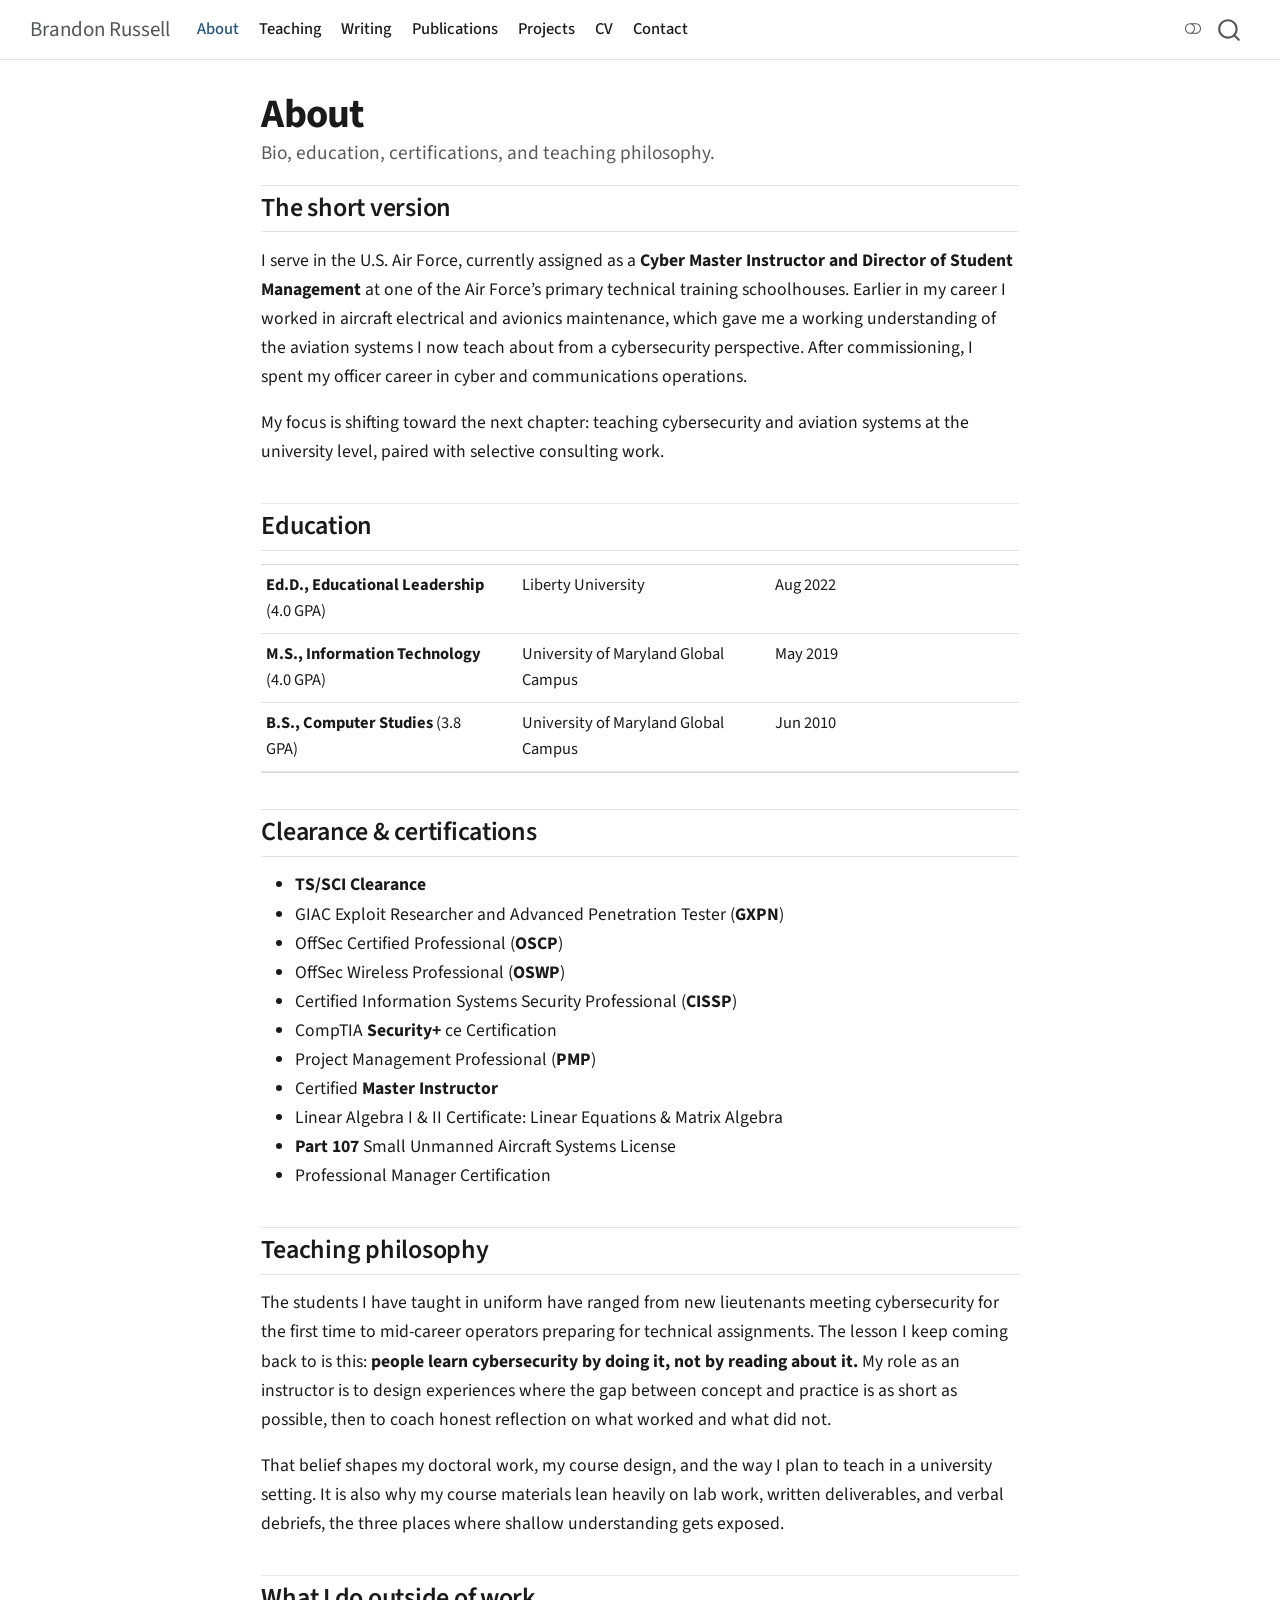
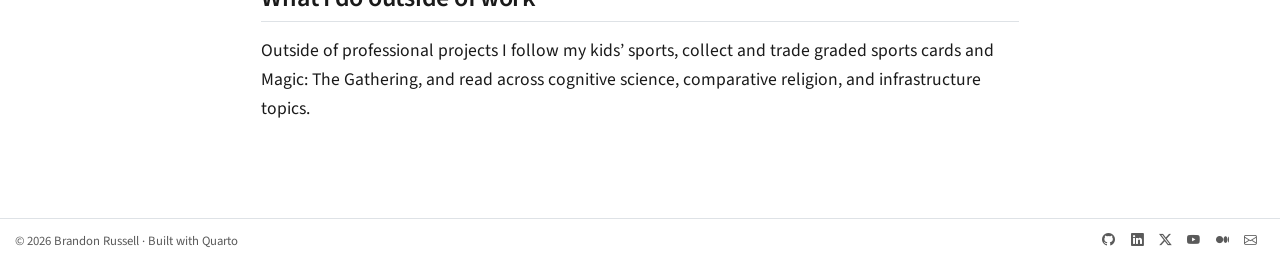
<file: about.html>
<!DOCTYPE html>
<html xmlns="http://www.w3.org/1999/xhtml" lang="en" xml:lang="en"><head>

<meta charset="utf-8">
<meta name="generator" content="quarto-1.9.37">

<meta name="viewport" content="width=device-width, initial-scale=1.0, user-scalable=yes">

<meta name="description" content="Bio, education, certifications, and teaching philosophy.">

<title>About – Brandon Russell</title>
<style>
/* Default styles provided by pandoc.
** See https://pandoc.org/MANUAL.html#variables-for-html for config info.
*/
code{white-space: pre-wrap;}
span.smallcaps{font-variant: small-caps;}
div.columns{display: flex; gap: min(4vw, 1.5em);}
div.column{flex: auto; overflow-x: auto;}
div.hanging-indent{margin-left: 1.5em; text-indent: -1.5em;}
ul.task-list{list-style: none;}
ul.task-list li input[type="checkbox"] {
  width: 0.8em;
  margin: 0 0.8em 0.2em -1em; /* quarto-specific, see https://github.com/quarto-dev/quarto-cli/issues/4556 */ 
  vertical-align: middle;
}
</style>


<script src="site_libs/quarto-nav/quarto-nav.js"></script>
<script src="site_libs/clipboard/clipboard.min.js"></script>
<script src="site_libs/quarto-search/autocomplete.umd.js"></script>
<script src="site_libs/quarto-search/fuse.min.js"></script>
<script src="site_libs/quarto-search/quarto-search.js"></script>
<meta name="quarto:offset" content="./">
<link href="./images/favicon.svg" rel="icon" type="image/svg+xml">
<script src="site_libs/quarto-html/quarto.js" type="module"></script>
<script src="site_libs/quarto-html/tabsets/tabsets.js" type="module"></script>
<script src="site_libs/quarto-html/popper.min.js"></script>
<script src="site_libs/quarto-html/tippy.umd.min.js"></script>
<script src="site_libs/quarto-html/anchor.min.js"></script>
<link href="site_libs/quarto-html/tippy.css" rel="stylesheet">
<link href="site_libs/quarto-html/quarto-syntax-highlighting-7f8f88aac4f3542376d5c11b86a4c14d.css" rel="stylesheet" class="quarto-color-scheme" id="quarto-text-highlighting-styles">
<link href="site_libs/quarto-html/quarto-syntax-highlighting-dark-d0ae9245876894da5ac7e18953ecc5cc.css" rel="stylesheet" class="quarto-color-scheme quarto-color-alternate" id="quarto-text-highlighting-styles">
<link href="site_libs/quarto-html/quarto-syntax-highlighting-7f8f88aac4f3542376d5c11b86a4c14d.css" rel="stylesheet" class="quarto-color-scheme-extra" id="quarto-text-highlighting-styles">
<script src="site_libs/bootstrap/bootstrap.min.js"></script>
<link href="site_libs/bootstrap/bootstrap-icons.css" rel="stylesheet">
<link href="site_libs/bootstrap/bootstrap-dd4f3a3afe2cd5481e8a1803fb3d350f.min.css" rel="stylesheet" append-hash="true" class="quarto-color-scheme" id="quarto-bootstrap" data-mode="light">
<link href="site_libs/bootstrap/bootstrap-dark-3bd37e1fc6ed1ef2b548ca512be7642e.min.css" rel="stylesheet" append-hash="true" class="quarto-color-scheme quarto-color-alternate" id="quarto-bootstrap" data-mode="dark">
<link href="site_libs/bootstrap/bootstrap-dd4f3a3afe2cd5481e8a1803fb3d350f.min.css" rel="stylesheet" append-hash="true" class="quarto-color-scheme-extra" id="quarto-bootstrap" data-mode="light">
<script id="quarto-search-options" type="application/json">{
  "location": "navbar",
  "copy-button": false,
  "collapse-after": 3,
  "panel-placement": "end",
  "type": "overlay",
  "limit": 50,
  "keyboard-shortcut": [
    "f",
    "/",
    "s"
  ],
  "show-item-context": false,
  "language": {
    "search-no-results-text": "No results",
    "search-matching-documents-text": "matching documents",
    "search-copy-link-title": "Copy link to search",
    "search-hide-matches-text": "Hide additional matches",
    "search-more-match-text": "more match in this document",
    "search-more-matches-text": "more matches in this document",
    "search-clear-button-title": "Clear",
    "search-text-placeholder": "",
    "search-detached-cancel-button-title": "Cancel",
    "search-submit-button-title": "Submit",
    "search-label": "Search"
  }
}</script>
<style>html{ scroll-behavior: smooth; }</style>
<link rel="preconnect" href="https://fonts.googleapis.com">
<link rel="preconnect" href="https://fonts.gstatic.com" crossorigin="">
<link rel="stylesheet" href="https://fonts.googleapis.com/css2?family=Source+Sans+3:wght@400;500;600;700&amp;family=JetBrains+Mono:wght@400;600&amp;display=swap">


<link rel="stylesheet" href="styles.css">
<meta property="og:title" content="About – Brandon Russell">
<meta property="og:description" content="Bio, education, certifications, and teaching philosophy.">
<meta property="og:image" content="https://brandonrussell.io/images/social-card.png">
<meta property="og:site_name" content="Brandon Russell">
<meta property="og:image:alt" content="Brandon Russell, Ed.D. - cybersecurity educator and U.S. Air Force cyber officer">
<meta property="og:image:height" content="630">
<meta property="og:image:width" content="1200">
<meta name="twitter:title" content="About – Brandon Russell">
<meta name="twitter:description" content="Bio, education, certifications, and teaching philosophy.">
<meta name="twitter:image" content="https://brandonrussell.io/images/social-card.png">
<meta name="twitter:creator" content="@Dr_BRussell">
<meta name="twitter:site" content="@Dr_BRussell">
<meta name="twitter:card" content="summary_large_image">
<meta name="twitter:image:alt" content="Brandon Russell, Ed.D. - cybersecurity educator and U.S. Air Force cyber officer">
<meta name="twitter:image-height" content="630">
<meta name="twitter:image-width" content="1200">
<link rel="canonical" href="https://brandonrussell.io/about.html">
</head>

<body class="nav-fixed fullcontent quarto-light"><script id="quarto-html-before-body" type="application/javascript">
    const toggleBodyColorMode = (bsSheetEl) => {
      const mode = bsSheetEl.getAttribute("data-mode");
      const bodyEl = window.document.querySelector("body");
      if (mode === "dark") {
        bodyEl.classList.add("quarto-dark");
        bodyEl.classList.remove("quarto-light");
      } else {
        bodyEl.classList.add("quarto-light");
        bodyEl.classList.remove("quarto-dark");
      }
    }
    const toggleBodyColorPrimary = () => {
      const bsSheetEl = window.document.querySelector("link#quarto-bootstrap:not([rel=disabled-stylesheet])");
      if (bsSheetEl) {
        toggleBodyColorMode(bsSheetEl);
      }
    }
    const setColorSchemeToggle = (alternate) => {
      const toggles = window.document.querySelectorAll('.quarto-color-scheme-toggle');
      for (let i=0; i < toggles.length; i++) {
        const toggle = toggles[i];
        if (toggle) {
          if (alternate) {
            toggle.classList.add("alternate");
          } else {
            toggle.classList.remove("alternate");
          }
        }
      }
    };
    const toggleColorMode = (alternate) => {
      // Switch the stylesheets
      const primaryStylesheets = window.document.querySelectorAll('link.quarto-color-scheme:not(.quarto-color-alternate)');
      const alternateStylesheets = window.document.querySelectorAll('link.quarto-color-scheme.quarto-color-alternate');
      manageTransitions('#quarto-margin-sidebar .nav-link', false);
      if (alternate) {
        // note: dark is layered on light, we don't disable primary!
        enableStylesheet(alternateStylesheets);
        for (const sheetNode of alternateStylesheets) {
          if (sheetNode.id === "quarto-bootstrap") {
            toggleBodyColorMode(sheetNode);
          }
        }
      } else {
        disableStylesheet(alternateStylesheets);
        enableStylesheet(primaryStylesheets)
        toggleBodyColorPrimary();
      }
      manageTransitions('#quarto-margin-sidebar .nav-link', true);
      // Switch the toggles
      setColorSchemeToggle(alternate)
      // Hack to workaround the fact that safari doesn't
      // properly recolor the scrollbar when toggling (#1455)
      if (navigator.userAgent.indexOf('Safari') > 0 && navigator.userAgent.indexOf('Chrome') == -1) {
        manageTransitions("body", false);
        window.scrollTo(0, 1);
        setTimeout(() => {
          window.scrollTo(0, 0);
          manageTransitions("body", true);
        }, 40);
      }
    }
    const disableStylesheet = (stylesheets) => {
      for (let i=0; i < stylesheets.length; i++) {
        const stylesheet = stylesheets[i];
        stylesheet.rel = 'disabled-stylesheet';
      }
    }
    const enableStylesheet = (stylesheets) => {
      for (let i=0; i < stylesheets.length; i++) {
        const stylesheet = stylesheets[i];
        if(stylesheet.rel !== 'stylesheet') { // for Chrome, which will still FOUC without this check
          stylesheet.rel = 'stylesheet';
        }
      }
    }
    const manageTransitions = (selector, allowTransitions) => {
      const els = window.document.querySelectorAll(selector);
      for (let i=0; i < els.length; i++) {
        const el = els[i];
        if (allowTransitions) {
          el.classList.remove('notransition');
        } else {
          el.classList.add('notransition');
        }
      }
    }
    const isFileUrl = () => {
      return window.location.protocol === 'file:';
    }
    const hasAlternateSentinel = () => {
      let styleSentinel = getColorSchemeSentinel();
      if (styleSentinel !== null) {
        return styleSentinel === "alternate";
      } else {
        return false;
      }
    }
    const setStyleSentinel = (alternate) => {
      const value = alternate ? "alternate" : "default";
      if (!isFileUrl()) {
        window.localStorage.setItem("quarto-color-scheme", value);
      } else {
        localAlternateSentinel = value;
      }
    }
    const getColorSchemeSentinel = () => {
      if (!isFileUrl()) {
        const storageValue = window.localStorage.getItem("quarto-color-scheme");
        return storageValue != null ? storageValue : localAlternateSentinel;
      } else {
        return localAlternateSentinel;
      }
    }
    const toggleGiscusIfUsed = (isAlternate, darkModeDefault) => {
      const baseTheme = document.querySelector('#giscus-base-theme')?.value ?? 'light';
      const alternateTheme = document.querySelector('#giscus-alt-theme')?.value ?? 'dark';
      let newTheme = '';
      if(authorPrefersDark) {
        newTheme = isAlternate ? baseTheme : alternateTheme;
      } else {
        newTheme = isAlternate ? alternateTheme : baseTheme;
      }
      const changeGiscusTheme = () => {
        // From: https://github.com/giscus/giscus/issues/336
        const sendMessage = (message) => {
          const iframe = document.querySelector('iframe.giscus-frame');
          if (!iframe) return;
          iframe.contentWindow.postMessage({ giscus: message }, 'https://giscus.app');
        }
        sendMessage({
          setConfig: {
            theme: newTheme
          }
        });
      }
      const isGiscussLoaded = window.document.querySelector('iframe.giscus-frame') !== null;
      if (isGiscussLoaded) {
        changeGiscusTheme();
      }
    };
    const authorPrefersDark = false;
    const darkModeDefault = authorPrefersDark;
      document.querySelector('link#quarto-text-highlighting-styles.quarto-color-scheme-extra').rel = 'disabled-stylesheet';
      document.querySelector('link#quarto-bootstrap.quarto-color-scheme-extra').rel = 'disabled-stylesheet';
    let localAlternateSentinel = darkModeDefault ? 'alternate' : 'default';
    // Dark / light mode switch
    window.quartoToggleColorScheme = () => {
      // Read the current dark / light value
      let toAlternate = !hasAlternateSentinel();
      toggleColorMode(toAlternate);
      setStyleSentinel(toAlternate);
      toggleGiscusIfUsed(toAlternate, darkModeDefault);
      window.dispatchEvent(new Event('resize'));
    };
    // Switch to dark mode if need be
    if (hasAlternateSentinel()) {
      toggleColorMode(true);
    } else {
      toggleColorMode(false);
    }
  </script>

<div id="quarto-search-results"></div>
  <header id="quarto-header" class="headroom fixed-top">
    <nav class="navbar navbar-expand-lg " data-bs-theme="dark">
      <div class="navbar-container container-fluid">
      <div class="navbar-brand-container mx-auto">
    <a class="navbar-brand" href="./index.html">
    <span class="navbar-title">Brandon Russell</span>
    </a>
  </div>
            <div id="quarto-search" class="" title="Search"></div>
          <button class="navbar-toggler" type="button" data-bs-toggle="collapse" data-bs-target="#navbarCollapse" aria-controls="navbarCollapse" role="menu" aria-expanded="false" aria-label="Toggle navigation" onclick="if (window.quartoToggleHeadroom) { window.quartoToggleHeadroom(); }">
  <span class="navbar-toggler-icon"></span>
</button>
          <div class="collapse navbar-collapse" id="navbarCollapse">
            <ul class="navbar-nav navbar-nav-scroll me-auto">
  <li class="nav-item">
    <a class="nav-link active" href="./about.html" aria-current="page"> 
<span class="menu-text">About</span></a>
  </li>  
  <li class="nav-item">
    <a class="nav-link" href="./teaching.html"> 
<span class="menu-text">Teaching</span></a>
  </li>  
  <li class="nav-item">
    <a class="nav-link" href="./writing.html"> 
<span class="menu-text">Writing</span></a>
  </li>  
  <li class="nav-item">
    <a class="nav-link" href="./publications.html"> 
<span class="menu-text">Publications</span></a>
  </li>  
  <li class="nav-item">
    <a class="nav-link" href="./projects.html"> 
<span class="menu-text">Projects</span></a>
  </li>  
  <li class="nav-item">
    <a class="nav-link" href="./cv.html"> 
<span class="menu-text">CV</span></a>
  </li>  
  <li class="nav-item">
    <a class="nav-link" href="./contact.html"> 
<span class="menu-text">Contact</span></a>
  </li>  
</ul>
          </div> <!-- /navcollapse -->
            <div class="quarto-navbar-tools">
  <a href="" class="quarto-color-scheme-toggle quarto-navigation-tool  px-1" onclick="window.quartoToggleColorScheme(); return false;" title="Toggle dark mode"><i class="bi"></i></a>
</div>
      </div> <!-- /container-fluid -->
    </nav>
</header>
<!-- content -->
<div id="quarto-content" class="quarto-container page-columns page-rows-contents page-layout-article page-navbar">
<!-- sidebar -->
<!-- margin-sidebar -->
    
<!-- main -->
<main class="content" id="quarto-document-content">


<header id="title-block-header" class="quarto-title-block default">
<div class="quarto-title">
<h1 class="title">About</h1>
</div>

<div>
  <div class="description">
    Bio, education, certifications, and teaching philosophy.
  </div>
</div>


<div class="quarto-title-meta">

    
  
    
  </div>
  


</header>


<section id="the-short-version" class="level2">
<h2 class="anchored" data-anchor-id="the-short-version">The short version</h2>
<p>I serve in the U.S. Air Force, currently assigned as a <strong>Cyber Master Instructor and Director of Student Management</strong> at one of the Air Force’s primary technical training schoolhouses. Earlier in my career I worked in aircraft electrical and avionics maintenance, which gave me a working understanding of the aviation systems I now teach about from a cybersecurity perspective. After commissioning, I spent my officer career in cyber and communications operations.</p>
<p>My focus is shifting toward the next chapter: teaching cybersecurity and aviation systems at the university level, paired with selective consulting work.</p>
</section>
<section id="education" class="level2">
<h2 class="anchored" data-anchor-id="education">Education</h2>
<table class="caption-top table">
<colgroup>
<col style="width: 33%">
<col style="width: 33%">
<col style="width: 33%">
</colgroup>
<tbody>
<tr class="odd">
<td><strong>Ed.D., Educational Leadership</strong> (4.0 GPA)</td>
<td>Liberty University</td>
<td>Aug 2022</td>
</tr>
<tr class="even">
<td><strong>M.S., Information Technology</strong> (4.0 GPA)</td>
<td>University of Maryland Global Campus</td>
<td>May 2019</td>
</tr>
<tr class="odd">
<td><strong>B.S., Computer Studies</strong> (3.8 GPA)</td>
<td>University of Maryland Global Campus</td>
<td>Jun 2010</td>
</tr>
</tbody>
</table>
</section>
<section id="clearance-certifications" class="level2">
<h2 class="anchored" data-anchor-id="clearance-certifications">Clearance &amp; certifications</h2>
<ul>
<li><strong>TS/SCI Clearance</strong></li>
<li>GIAC Exploit Researcher and Advanced Penetration Tester (<strong>GXPN</strong>)</li>
<li>OffSec Certified Professional (<strong>OSCP</strong>)</li>
<li>OffSec Wireless Professional (<strong>OSWP</strong>)</li>
<li>Certified Information Systems Security Professional (<strong>CISSP</strong>)</li>
<li>CompTIA <strong>Security+</strong> ce Certification</li>
<li>Project Management Professional (<strong>PMP</strong>)</li>
<li>Certified <strong>Master Instructor</strong></li>
<li>Linear Algebra I &amp; II Certificate: Linear Equations &amp; Matrix Algebra</li>
<li><strong>Part 107</strong> Small Unmanned Aircraft Systems License</li>
<li>Professional Manager Certification</li>
</ul>
</section>
<section id="teaching-philosophy" class="level2">
<h2 class="anchored" data-anchor-id="teaching-philosophy">Teaching philosophy</h2>
<p>The students I have taught in uniform have ranged from new lieutenants meeting cybersecurity for the first time to mid-career operators preparing for technical assignments. The lesson I keep coming back to is this: <strong>people learn cybersecurity by doing it, not by reading about it.</strong> My role as an instructor is to design experiences where the gap between concept and practice is as short as possible, then to coach honest reflection on what worked and what did not.</p>
<p>That belief shapes my doctoral work, my course design, and the way I plan to teach in a university setting. It is also why my course materials lean heavily on lab work, written deliverables, and verbal debriefs, the three places where shallow understanding gets exposed.</p>
</section>
<section id="what-i-do-outside-of-work" class="level2">
<h2 class="anchored" data-anchor-id="what-i-do-outside-of-work">What I do outside of work</h2>
<p>Outside of professional projects I follow my kids’ sports, collect and trade graded sports cards and Magic: The Gathering, and read across cognitive science, comparative religion, and infrastructure topics.</p>


</section>

</main> <!-- /main -->
<script id="quarto-html-after-body" type="application/javascript">
  window.document.addEventListener("DOMContentLoaded", function (event) {
    // Ensure there is a toggle, if there isn't float one in the top right
    if (window.document.querySelector('.quarto-color-scheme-toggle') === null) {
      const a = window.document.createElement('a');
      a.classList.add('top-right');
      a.classList.add('quarto-color-scheme-toggle');
      a.href = "";
      a.onclick = function() { try { window.quartoToggleColorScheme(); } catch {} return false; };
      const i = window.document.createElement("i");
      i.classList.add('bi');
      a.appendChild(i);
      window.document.body.appendChild(a);
    }
    setColorSchemeToggle(hasAlternateSentinel())
    const icon = "";
    const anchorJS = new window.AnchorJS();
    anchorJS.options = {
      placement: 'right',
      icon: icon
    };
    anchorJS.add('.anchored');
    const isCodeAnnotation = (el) => {
      for (const clz of el.classList) {
        if (clz.startsWith('code-annotation-')) {                     
          return true;
        }
      }
      return false;
    }
    const onCopySuccess = function(e) {
      // button target
      const button = e.trigger;
      // don't keep focus
      button.blur();
      // flash "checked"
      button.classList.add('code-copy-button-checked');
      var currentTitle = button.getAttribute("title");
      button.setAttribute("title", "Copied!");
      let tooltip;
      if (window.bootstrap) {
        button.setAttribute("data-bs-toggle", "tooltip");
        button.setAttribute("data-bs-placement", "left");
        button.setAttribute("data-bs-title", "Copied!");
        tooltip = new bootstrap.Tooltip(button, 
          { trigger: "manual", 
            customClass: "code-copy-button-tooltip",
            offset: [0, -8]});
        tooltip.show();    
      }
      setTimeout(function() {
        if (tooltip) {
          tooltip.hide();
          button.removeAttribute("data-bs-title");
          button.removeAttribute("data-bs-toggle");
          button.removeAttribute("data-bs-placement");
        }
        button.setAttribute("title", currentTitle);
        button.classList.remove('code-copy-button-checked');
      }, 1000);
      // clear code selection
      e.clearSelection();
    }
    const getTextToCopy = function(trigger) {
      const outerScaffold = trigger.parentElement.cloneNode(true);
      const codeEl = outerScaffold.querySelector('code');
      for (const childEl of codeEl.children) {
        if (isCodeAnnotation(childEl)) {
          childEl.remove();
        }
      }
      return codeEl.innerText;
    }
    const clipboard = new window.ClipboardJS('.code-copy-button:not([data-in-quarto-modal])', {
      text: getTextToCopy
    });
    clipboard.on('success', onCopySuccess);
    if (window.document.getElementById('quarto-embedded-source-code-modal')) {
      const clipboardModal = new window.ClipboardJS('.code-copy-button[data-in-quarto-modal]', {
        text: getTextToCopy,
        container: window.document.getElementById('quarto-embedded-source-code-modal')
      });
      clipboardModal.on('success', onCopySuccess);
    }
      var localhostRegex = new RegExp(/^(?:http|https):\/\/localhost\:?[0-9]*\//);
      var mailtoRegex = new RegExp(/^mailto:/);
        var filterRegex = new RegExp("https:\/\/brandonrussell\.io");
      var isInternal = (href) => {
          return filterRegex.test(href) || localhostRegex.test(href) || mailtoRegex.test(href);
      }
      // Inspect non-navigation links and adorn them if external
     var links = window.document.querySelectorAll('a[href]:not(.nav-link):not(.navbar-brand):not(.toc-action):not(.sidebar-link):not(.sidebar-item-toggle):not(.pagination-link):not(.no-external):not([aria-hidden]):not(.dropdown-item):not(.quarto-navigation-tool):not(.about-link)');
      for (var i=0; i<links.length; i++) {
        const link = links[i];
        if (!isInternal(link.href)) {
          // undo the damage that might have been done by quarto-nav.js in the case of
          // links that we want to consider external
          if (link.dataset.originalHref !== undefined) {
            link.href = link.dataset.originalHref;
          }
        }
      }
    function tippyHover(el, contentFn, onTriggerFn, onUntriggerFn) {
      const config = {
        allowHTML: true,
        maxWidth: 500,
        delay: 100,
        arrow: false,
        appendTo: function(el) {
            return el.parentElement;
        },
        interactive: true,
        interactiveBorder: 10,
        theme: 'quarto',
        placement: 'bottom-start',
      };
      if (contentFn) {
        config.content = contentFn;
      }
      if (onTriggerFn) {
        config.onTrigger = onTriggerFn;
      }
      if (onUntriggerFn) {
        config.onUntrigger = onUntriggerFn;
      }
      window.tippy(el, config); 
    }
    const noterefs = window.document.querySelectorAll('a[role="doc-noteref"]');
    for (var i=0; i<noterefs.length; i++) {
      const ref = noterefs[i];
      tippyHover(ref, function() {
        // use id or data attribute instead here
        let href = ref.getAttribute('data-footnote-href') || ref.getAttribute('href');
        try { href = new URL(href).hash; } catch {}
        const id = href.replace(/^#\/?/, "");
        const note = window.document.getElementById(id);
        if (note) {
          return note.innerHTML;
        } else {
          return "";
        }
      });
    }
    const xrefs = window.document.querySelectorAll('a.quarto-xref');
    const processXRef = (id, note) => {
      // Strip column container classes
      const stripColumnClz = (el) => {
        el.classList.remove("page-full", "page-columns");
        if (el.children) {
          for (const child of el.children) {
            stripColumnClz(child);
          }
        }
      }
      stripColumnClz(note)
      if (id === null || id.startsWith('sec-')) {
        // Special case sections, only their first couple elements
        const container = document.createElement("div");
        if (note.children && note.children.length > 2) {
          container.appendChild(note.children[0].cloneNode(true));
          for (let i = 1; i < note.children.length; i++) {
            const child = note.children[i];
            if (child.tagName === "P" && child.innerText === "") {
              continue;
            } else {
              container.appendChild(child.cloneNode(true));
              break;
            }
          }
          if (window.Quarto?.typesetMath) {
            window.Quarto.typesetMath(container);
          }
          return container.innerHTML
        } else {
          if (window.Quarto?.typesetMath) {
            window.Quarto.typesetMath(note);
          }
          return note.innerHTML;
        }
      } else {
        // Remove any anchor links if they are present
        const anchorLink = note.querySelector('a.anchorjs-link');
        if (anchorLink) {
          anchorLink.remove();
        }
        if (window.Quarto?.typesetMath) {
          window.Quarto.typesetMath(note);
        }
        if (note.classList.contains("callout")) {
          return note.outerHTML;
        } else {
          return note.innerHTML;
        }
      }
    }
    for (var i=0; i<xrefs.length; i++) {
      const xref = xrefs[i];
      tippyHover(xref, undefined, function(instance) {
        instance.disable();
        let url = xref.getAttribute('href');
        let hash = undefined; 
        if (url.startsWith('#')) {
          hash = url;
        } else {
          try { hash = new URL(url).hash; } catch {}
        }
        if (hash) {
          const id = hash.replace(/^#\/?/, "");
          const note = window.document.getElementById(id);
          if (note !== null) {
            try {
              const html = processXRef(id, note.cloneNode(true));
              instance.setContent(html);
            } finally {
              instance.enable();
              instance.show();
            }
          } else {
            // See if we can fetch this
            fetch(url.split('#')[0])
            .then(res => res.text())
            .then(html => {
              const parser = new DOMParser();
              const htmlDoc = parser.parseFromString(html, "text/html");
              const note = htmlDoc.getElementById(id);
              if (note !== null) {
                const html = processXRef(id, note);
                instance.setContent(html);
              } 
            }).finally(() => {
              instance.enable();
              instance.show();
            });
          }
        } else {
          // See if we can fetch a full url (with no hash to target)
          // This is a special case and we should probably do some content thinning / targeting
          fetch(url)
          .then(res => res.text())
          .then(html => {
            const parser = new DOMParser();
            const htmlDoc = parser.parseFromString(html, "text/html");
            const note = htmlDoc.querySelector('main.content');
            if (note !== null) {
              // This should only happen for chapter cross references
              // (since there is no id in the URL)
              // remove the first header
              if (note.children.length > 0 && note.children[0].tagName === "HEADER") {
                note.children[0].remove();
              }
              const html = processXRef(null, note);
              instance.setContent(html);
            } 
          }).finally(() => {
            instance.enable();
            instance.show();
          });
        }
      }, function(instance) {
      });
    }
        let selectedAnnoteEl;
        const selectorForAnnotation = ( cell, annotation) => {
          let cellAttr = 'data-code-cell="' + cell + '"';
          let lineAttr = 'data-code-annotation="' +  annotation + '"';
          const selector = 'span[' + cellAttr + '][' + lineAttr + ']';
          return selector;
        }
        const selectCodeLines = (annoteEl) => {
          const doc = window.document;
          const targetCell = annoteEl.getAttribute("data-target-cell");
          const targetAnnotation = annoteEl.getAttribute("data-target-annotation");
          const annoteSpan = window.document.querySelector(selectorForAnnotation(targetCell, targetAnnotation));
          const lines = annoteSpan.getAttribute("data-code-lines").split(",");
          const lineIds = lines.map((line) => {
            return targetCell + "-" + line;
          })
          let top = null;
          let height = null;
          let parent = null;
          if (lineIds.length > 0) {
              //compute the position of the single el (top and bottom and make a div)
              const el = window.document.getElementById(lineIds[0]);
              top = el.offsetTop;
              height = el.offsetHeight;
              parent = el.parentElement.parentElement;
            if (lineIds.length > 1) {
              const lastEl = window.document.getElementById(lineIds[lineIds.length - 1]);
              const bottom = lastEl.offsetTop + lastEl.offsetHeight;
              height = bottom - top;
            }
            if (top !== null && height !== null && parent !== null) {
              // cook up a div (if necessary) and position it 
              let div = window.document.getElementById("code-annotation-line-highlight");
              if (div === null) {
                div = window.document.createElement("div");
                div.setAttribute("id", "code-annotation-line-highlight");
                div.style.position = 'absolute';
                parent.appendChild(div);
              }
              div.style.top = top - 2 + "px";
              div.style.height = height + 4 + "px";
              div.style.left = 0;
              let gutterDiv = window.document.getElementById("code-annotation-line-highlight-gutter");
              if (gutterDiv === null) {
                gutterDiv = window.document.createElement("div");
                gutterDiv.setAttribute("id", "code-annotation-line-highlight-gutter");
                gutterDiv.style.position = 'absolute';
                const codeCell = window.document.getElementById(targetCell);
                const gutter = codeCell.querySelector('.code-annotation-gutter');
                gutter.appendChild(gutterDiv);
              }
              gutterDiv.style.top = top - 2 + "px";
              gutterDiv.style.height = height + 4 + "px";
            }
            selectedAnnoteEl = annoteEl;
          }
        };
        const unselectCodeLines = () => {
          const elementsIds = ["code-annotation-line-highlight", "code-annotation-line-highlight-gutter"];
          elementsIds.forEach((elId) => {
            const div = window.document.getElementById(elId);
            if (div) {
              div.remove();
            }
          });
          selectedAnnoteEl = undefined;
        };
          // Handle positioning of the toggle
      window.addEventListener(
        "resize",
        throttle(() => {
          elRect = undefined;
          if (selectedAnnoteEl) {
            selectCodeLines(selectedAnnoteEl);
          }
        }, 10)
      );
      function throttle(fn, ms) {
      let throttle = false;
      let timer;
        return (...args) => {
          if(!throttle) { // first call gets through
              fn.apply(this, args);
              throttle = true;
          } else { // all the others get throttled
              if(timer) clearTimeout(timer); // cancel #2
              timer = setTimeout(() => {
                fn.apply(this, args);
                timer = throttle = false;
              }, ms);
          }
        };
      }
        // Attach click handler to the DT
        const annoteDls = window.document.querySelectorAll('dt[data-target-cell]');
        for (const annoteDlNode of annoteDls) {
          annoteDlNode.addEventListener('click', (event) => {
            const clickedEl = event.target;
            if (clickedEl !== selectedAnnoteEl) {
              unselectCodeLines();
              const activeEl = window.document.querySelector('dt[data-target-cell].code-annotation-active');
              if (activeEl) {
                activeEl.classList.remove('code-annotation-active');
              }
              selectCodeLines(clickedEl);
              clickedEl.classList.add('code-annotation-active');
            } else {
              // Unselect the line
              unselectCodeLines();
              clickedEl.classList.remove('code-annotation-active');
            }
          });
        }
    const findCites = (el) => {
      const parentEl = el.parentElement;
      if (parentEl) {
        const cites = parentEl.dataset.cites;
        if (cites) {
          return {
            el,
            cites: cites.split(' ')
          };
        } else {
          return findCites(el.parentElement)
        }
      } else {
        return undefined;
      }
    };
    var bibliorefs = window.document.querySelectorAll('a[role="doc-biblioref"]');
    for (var i=0; i<bibliorefs.length; i++) {
      const ref = bibliorefs[i];
      const citeInfo = findCites(ref);
      if (citeInfo) {
        tippyHover(citeInfo.el, function() {
          var popup = window.document.createElement('div');
          citeInfo.cites.forEach(function(cite) {
            var citeDiv = window.document.createElement('div');
            citeDiv.classList.add('hanging-indent');
            citeDiv.classList.add('csl-entry');
            var biblioDiv = window.document.getElementById('ref-' + cite);
            if (biblioDiv) {
              citeDiv.innerHTML = biblioDiv.innerHTML;
            }
            popup.appendChild(citeDiv);
          });
          return popup.innerHTML;
        });
      }
    }
  });
  </script>
</div> <!-- /content -->
<footer class="footer">
  <div class="nav-footer">
    <div class="nav-footer-left">
<p>© 2026 Brandon Russell · Built with <a href="https://quarto.org">Quarto</a></p>
</div>   
    <div class="nav-footer-center">
      &nbsp;
    </div>
    <div class="nav-footer-right">
      <ul class="footer-items list-unstyled">
    <li class="nav-item compact">
    <a class="nav-link" href="https://github.com/Brandon-Russell-1">
      <i class="bi bi-github" role="img">
</i> 
    </a>
  </li>  
    <li class="nav-item compact">
    <a class="nav-link" href="https://www.linkedin.com/in/brandon-r-russell/">
      <i class="bi bi-linkedin" role="img">
</i> 
    </a>
  </li>  
    <li class="nav-item compact">
    <a class="nav-link" href="https://x.com/Dr_BRussell">
      <i class="bi bi-twitter-x" role="img">
</i> 
    </a>
  </li>  
    <li class="nav-item compact">
    <a class="nav-link" href="https://www.youtube.com/@Dr.BrandonRussell">
      <i class="bi bi-youtube" role="img">
</i> 
    </a>
  </li>  
    <li class="nav-item compact">
    <a class="nav-link" href="https://medium.com/@brandon.r.russell.1">
      <i class="bi bi-medium" role="img">
</i> 
    </a>
  </li>  
    <li class="nav-item compact">
    <a class="nav-link" href="mailto:brandon.r.russell.1@gmail.com">
      <i class="bi bi-envelope" role="img">
</i> 
    </a>
  </li>  
</ul>
    </div>
  </div>
</footer>




<script src="site_libs/quarto-html/zenscroll-min.js"></script>
</body></html>
</file>
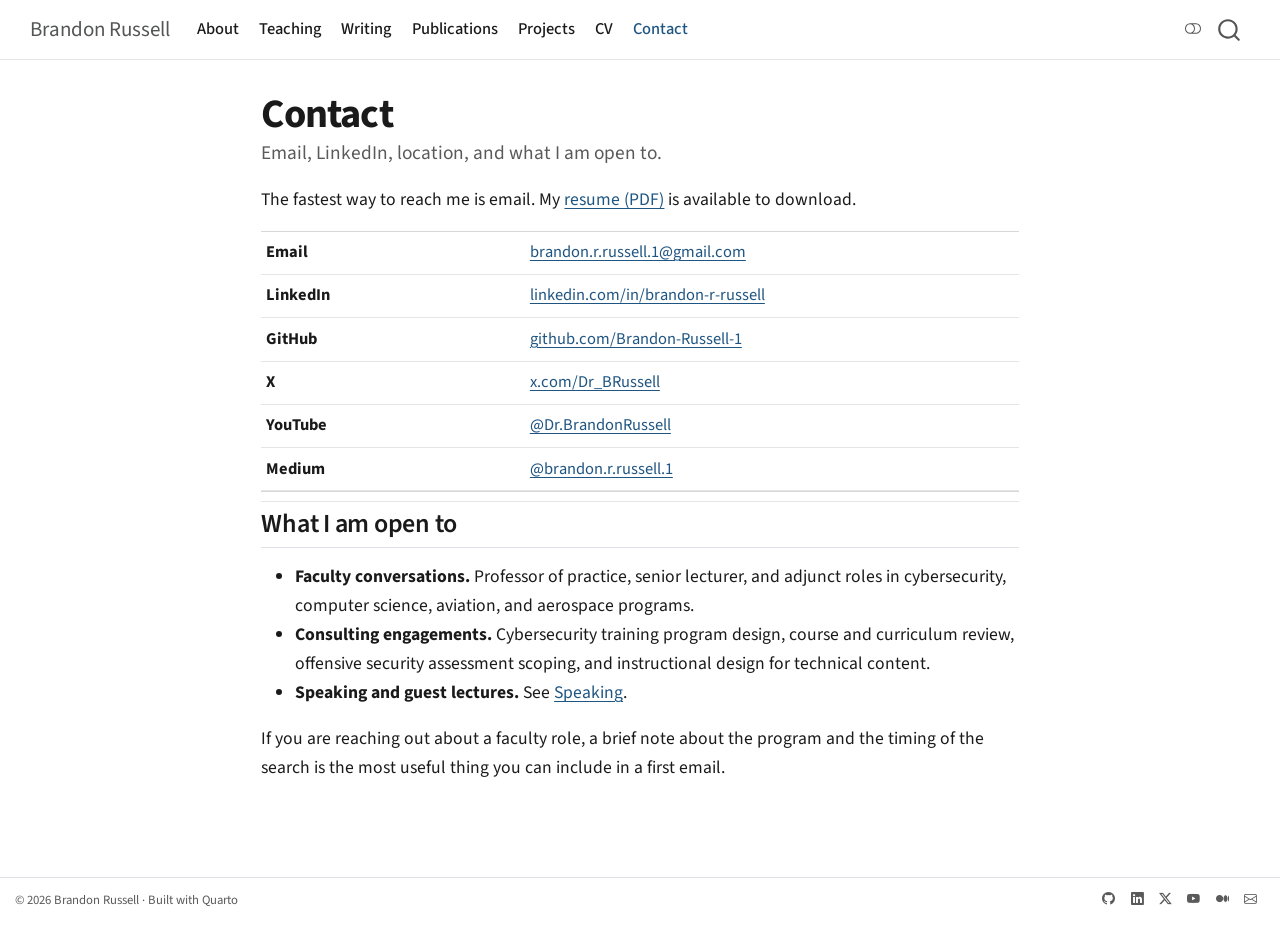
<file: contact.html>
<!DOCTYPE html>
<html xmlns="http://www.w3.org/1999/xhtml" lang="en" xml:lang="en"><head>

<meta charset="utf-8">
<meta name="generator" content="quarto-1.9.37">

<meta name="viewport" content="width=device-width, initial-scale=1.0, user-scalable=yes">

<meta name="description" content="Email, LinkedIn, location, and what I am open to.">

<title>Contact – Brandon Russell</title>
<style>
/* Default styles provided by pandoc.
** See https://pandoc.org/MANUAL.html#variables-for-html for config info.
*/
code{white-space: pre-wrap;}
span.smallcaps{font-variant: small-caps;}
div.columns{display: flex; gap: min(4vw, 1.5em);}
div.column{flex: auto; overflow-x: auto;}
div.hanging-indent{margin-left: 1.5em; text-indent: -1.5em;}
ul.task-list{list-style: none;}
ul.task-list li input[type="checkbox"] {
  width: 0.8em;
  margin: 0 0.8em 0.2em -1em; /* quarto-specific, see https://github.com/quarto-dev/quarto-cli/issues/4556 */ 
  vertical-align: middle;
}
</style>


<script src="site_libs/quarto-nav/quarto-nav.js"></script>
<script src="site_libs/clipboard/clipboard.min.js"></script>
<script src="site_libs/quarto-search/autocomplete.umd.js"></script>
<script src="site_libs/quarto-search/fuse.min.js"></script>
<script src="site_libs/quarto-search/quarto-search.js"></script>
<meta name="quarto:offset" content="./">
<link href="./images/favicon.svg" rel="icon" type="image/svg+xml">
<script src="site_libs/quarto-html/quarto.js" type="module"></script>
<script src="site_libs/quarto-html/tabsets/tabsets.js" type="module"></script>
<script src="site_libs/quarto-html/popper.min.js"></script>
<script src="site_libs/quarto-html/tippy.umd.min.js"></script>
<script src="site_libs/quarto-html/anchor.min.js"></script>
<link href="site_libs/quarto-html/tippy.css" rel="stylesheet">
<link href="site_libs/quarto-html/quarto-syntax-highlighting-7f8f88aac4f3542376d5c11b86a4c14d.css" rel="stylesheet" class="quarto-color-scheme" id="quarto-text-highlighting-styles">
<link href="site_libs/quarto-html/quarto-syntax-highlighting-dark-d0ae9245876894da5ac7e18953ecc5cc.css" rel="stylesheet" class="quarto-color-scheme quarto-color-alternate" id="quarto-text-highlighting-styles">
<link href="site_libs/quarto-html/quarto-syntax-highlighting-7f8f88aac4f3542376d5c11b86a4c14d.css" rel="stylesheet" class="quarto-color-scheme-extra" id="quarto-text-highlighting-styles">
<script src="site_libs/bootstrap/bootstrap.min.js"></script>
<link href="site_libs/bootstrap/bootstrap-icons.css" rel="stylesheet">
<link href="site_libs/bootstrap/bootstrap-dd4f3a3afe2cd5481e8a1803fb3d350f.min.css" rel="stylesheet" append-hash="true" class="quarto-color-scheme" id="quarto-bootstrap" data-mode="light">
<link href="site_libs/bootstrap/bootstrap-dark-3bd37e1fc6ed1ef2b548ca512be7642e.min.css" rel="stylesheet" append-hash="true" class="quarto-color-scheme quarto-color-alternate" id="quarto-bootstrap" data-mode="dark">
<link href="site_libs/bootstrap/bootstrap-dd4f3a3afe2cd5481e8a1803fb3d350f.min.css" rel="stylesheet" append-hash="true" class="quarto-color-scheme-extra" id="quarto-bootstrap" data-mode="light">
<script id="quarto-search-options" type="application/json">{
  "location": "navbar",
  "copy-button": false,
  "collapse-after": 3,
  "panel-placement": "end",
  "type": "overlay",
  "limit": 50,
  "keyboard-shortcut": [
    "f",
    "/",
    "s"
  ],
  "show-item-context": false,
  "language": {
    "search-no-results-text": "No results",
    "search-matching-documents-text": "matching documents",
    "search-copy-link-title": "Copy link to search",
    "search-hide-matches-text": "Hide additional matches",
    "search-more-match-text": "more match in this document",
    "search-more-matches-text": "more matches in this document",
    "search-clear-button-title": "Clear",
    "search-text-placeholder": "",
    "search-detached-cancel-button-title": "Cancel",
    "search-submit-button-title": "Submit",
    "search-label": "Search"
  }
}</script>
<style>html{ scroll-behavior: smooth; }</style>
<link rel="preconnect" href="https://fonts.googleapis.com">
<link rel="preconnect" href="https://fonts.gstatic.com" crossorigin="">
<link rel="stylesheet" href="https://fonts.googleapis.com/css2?family=Source+Sans+3:wght@400;500;600;700&amp;family=JetBrains+Mono:wght@400;600&amp;display=swap">


<link rel="stylesheet" href="styles.css">
<meta property="og:title" content="Contact – Brandon Russell">
<meta property="og:description" content="Email, LinkedIn, location, and what I am open to.">
<meta property="og:image" content="https://brandonrussell.io/images/social-card.png">
<meta property="og:site_name" content="Brandon Russell">
<meta property="og:image:alt" content="Brandon Russell, Ed.D. - cybersecurity educator and U.S. Air Force cyber officer">
<meta property="og:image:height" content="630">
<meta property="og:image:width" content="1200">
<meta name="twitter:title" content="Contact – Brandon Russell">
<meta name="twitter:description" content="Email, LinkedIn, location, and what I am open to.">
<meta name="twitter:image" content="https://brandonrussell.io/images/social-card.png">
<meta name="twitter:creator" content="@Dr_BRussell">
<meta name="twitter:site" content="@Dr_BRussell">
<meta name="twitter:card" content="summary_large_image">
<meta name="twitter:image:alt" content="Brandon Russell, Ed.D. - cybersecurity educator and U.S. Air Force cyber officer">
<meta name="twitter:image-height" content="630">
<meta name="twitter:image-width" content="1200">
<link rel="canonical" href="https://brandonrussell.io/contact.html">
</head>

<body class="nav-fixed fullcontent quarto-light"><script id="quarto-html-before-body" type="application/javascript">
    const toggleBodyColorMode = (bsSheetEl) => {
      const mode = bsSheetEl.getAttribute("data-mode");
      const bodyEl = window.document.querySelector("body");
      if (mode === "dark") {
        bodyEl.classList.add("quarto-dark");
        bodyEl.classList.remove("quarto-light");
      } else {
        bodyEl.classList.add("quarto-light");
        bodyEl.classList.remove("quarto-dark");
      }
    }
    const toggleBodyColorPrimary = () => {
      const bsSheetEl = window.document.querySelector("link#quarto-bootstrap:not([rel=disabled-stylesheet])");
      if (bsSheetEl) {
        toggleBodyColorMode(bsSheetEl);
      }
    }
    const setColorSchemeToggle = (alternate) => {
      const toggles = window.document.querySelectorAll('.quarto-color-scheme-toggle');
      for (let i=0; i < toggles.length; i++) {
        const toggle = toggles[i];
        if (toggle) {
          if (alternate) {
            toggle.classList.add("alternate");
          } else {
            toggle.classList.remove("alternate");
          }
        }
      }
    };
    const toggleColorMode = (alternate) => {
      // Switch the stylesheets
      const primaryStylesheets = window.document.querySelectorAll('link.quarto-color-scheme:not(.quarto-color-alternate)');
      const alternateStylesheets = window.document.querySelectorAll('link.quarto-color-scheme.quarto-color-alternate');
      manageTransitions('#quarto-margin-sidebar .nav-link', false);
      if (alternate) {
        // note: dark is layered on light, we don't disable primary!
        enableStylesheet(alternateStylesheets);
        for (const sheetNode of alternateStylesheets) {
          if (sheetNode.id === "quarto-bootstrap") {
            toggleBodyColorMode(sheetNode);
          }
        }
      } else {
        disableStylesheet(alternateStylesheets);
        enableStylesheet(primaryStylesheets)
        toggleBodyColorPrimary();
      }
      manageTransitions('#quarto-margin-sidebar .nav-link', true);
      // Switch the toggles
      setColorSchemeToggle(alternate)
      // Hack to workaround the fact that safari doesn't
      // properly recolor the scrollbar when toggling (#1455)
      if (navigator.userAgent.indexOf('Safari') > 0 && navigator.userAgent.indexOf('Chrome') == -1) {
        manageTransitions("body", false);
        window.scrollTo(0, 1);
        setTimeout(() => {
          window.scrollTo(0, 0);
          manageTransitions("body", true);
        }, 40);
      }
    }
    const disableStylesheet = (stylesheets) => {
      for (let i=0; i < stylesheets.length; i++) {
        const stylesheet = stylesheets[i];
        stylesheet.rel = 'disabled-stylesheet';
      }
    }
    const enableStylesheet = (stylesheets) => {
      for (let i=0; i < stylesheets.length; i++) {
        const stylesheet = stylesheets[i];
        if(stylesheet.rel !== 'stylesheet') { // for Chrome, which will still FOUC without this check
          stylesheet.rel = 'stylesheet';
        }
      }
    }
    const manageTransitions = (selector, allowTransitions) => {
      const els = window.document.querySelectorAll(selector);
      for (let i=0; i < els.length; i++) {
        const el = els[i];
        if (allowTransitions) {
          el.classList.remove('notransition');
        } else {
          el.classList.add('notransition');
        }
      }
    }
    const isFileUrl = () => {
      return window.location.protocol === 'file:';
    }
    const hasAlternateSentinel = () => {
      let styleSentinel = getColorSchemeSentinel();
      if (styleSentinel !== null) {
        return styleSentinel === "alternate";
      } else {
        return false;
      }
    }
    const setStyleSentinel = (alternate) => {
      const value = alternate ? "alternate" : "default";
      if (!isFileUrl()) {
        window.localStorage.setItem("quarto-color-scheme", value);
      } else {
        localAlternateSentinel = value;
      }
    }
    const getColorSchemeSentinel = () => {
      if (!isFileUrl()) {
        const storageValue = window.localStorage.getItem("quarto-color-scheme");
        return storageValue != null ? storageValue : localAlternateSentinel;
      } else {
        return localAlternateSentinel;
      }
    }
    const toggleGiscusIfUsed = (isAlternate, darkModeDefault) => {
      const baseTheme = document.querySelector('#giscus-base-theme')?.value ?? 'light';
      const alternateTheme = document.querySelector('#giscus-alt-theme')?.value ?? 'dark';
      let newTheme = '';
      if(authorPrefersDark) {
        newTheme = isAlternate ? baseTheme : alternateTheme;
      } else {
        newTheme = isAlternate ? alternateTheme : baseTheme;
      }
      const changeGiscusTheme = () => {
        // From: https://github.com/giscus/giscus/issues/336
        const sendMessage = (message) => {
          const iframe = document.querySelector('iframe.giscus-frame');
          if (!iframe) return;
          iframe.contentWindow.postMessage({ giscus: message }, 'https://giscus.app');
        }
        sendMessage({
          setConfig: {
            theme: newTheme
          }
        });
      }
      const isGiscussLoaded = window.document.querySelector('iframe.giscus-frame') !== null;
      if (isGiscussLoaded) {
        changeGiscusTheme();
      }
    };
    const authorPrefersDark = false;
    const darkModeDefault = authorPrefersDark;
      document.querySelector('link#quarto-text-highlighting-styles.quarto-color-scheme-extra').rel = 'disabled-stylesheet';
      document.querySelector('link#quarto-bootstrap.quarto-color-scheme-extra').rel = 'disabled-stylesheet';
    let localAlternateSentinel = darkModeDefault ? 'alternate' : 'default';
    // Dark / light mode switch
    window.quartoToggleColorScheme = () => {
      // Read the current dark / light value
      let toAlternate = !hasAlternateSentinel();
      toggleColorMode(toAlternate);
      setStyleSentinel(toAlternate);
      toggleGiscusIfUsed(toAlternate, darkModeDefault);
      window.dispatchEvent(new Event('resize'));
    };
    // Switch to dark mode if need be
    if (hasAlternateSentinel()) {
      toggleColorMode(true);
    } else {
      toggleColorMode(false);
    }
  </script>

<div id="quarto-search-results"></div>
  <header id="quarto-header" class="headroom fixed-top">
    <nav class="navbar navbar-expand-lg " data-bs-theme="dark">
      <div class="navbar-container container-fluid">
      <div class="navbar-brand-container mx-auto">
    <a class="navbar-brand" href="./index.html">
    <span class="navbar-title">Brandon Russell</span>
    </a>
  </div>
            <div id="quarto-search" class="" title="Search"></div>
          <button class="navbar-toggler" type="button" data-bs-toggle="collapse" data-bs-target="#navbarCollapse" aria-controls="navbarCollapse" role="menu" aria-expanded="false" aria-label="Toggle navigation" onclick="if (window.quartoToggleHeadroom) { window.quartoToggleHeadroom(); }">
  <span class="navbar-toggler-icon"></span>
</button>
          <div class="collapse navbar-collapse" id="navbarCollapse">
            <ul class="navbar-nav navbar-nav-scroll me-auto">
  <li class="nav-item">
    <a class="nav-link" href="./about.html"> 
<span class="menu-text">About</span></a>
  </li>  
  <li class="nav-item">
    <a class="nav-link" href="./teaching.html"> 
<span class="menu-text">Teaching</span></a>
  </li>  
  <li class="nav-item">
    <a class="nav-link" href="./writing.html"> 
<span class="menu-text">Writing</span></a>
  </li>  
  <li class="nav-item">
    <a class="nav-link" href="./publications.html"> 
<span class="menu-text">Publications</span></a>
  </li>  
  <li class="nav-item">
    <a class="nav-link" href="./projects.html"> 
<span class="menu-text">Projects</span></a>
  </li>  
  <li class="nav-item">
    <a class="nav-link" href="./cv.html"> 
<span class="menu-text">CV</span></a>
  </li>  
  <li class="nav-item">
    <a class="nav-link active" href="./contact.html" aria-current="page"> 
<span class="menu-text">Contact</span></a>
  </li>  
</ul>
          </div> <!-- /navcollapse -->
            <div class="quarto-navbar-tools">
  <a href="" class="quarto-color-scheme-toggle quarto-navigation-tool  px-1" onclick="window.quartoToggleColorScheme(); return false;" title="Toggle dark mode"><i class="bi"></i></a>
</div>
      </div> <!-- /container-fluid -->
    </nav>
</header>
<!-- content -->
<div id="quarto-content" class="quarto-container page-columns page-rows-contents page-layout-article page-navbar">
<!-- sidebar -->
<!-- margin-sidebar -->
    
<!-- main -->
<main class="content" id="quarto-document-content">


<header id="title-block-header" class="quarto-title-block default">
<div class="quarto-title">
<h1 class="title">Contact</h1>
</div>

<div>
  <div class="description">
    Email, LinkedIn, location, and what I am open to.
  </div>
</div>


<div class="quarto-title-meta">

    
  
    
  </div>
  


</header>


<p>The fastest way to reach me is email. My <a href="files/brandon-russell-resume.pdf">resume (PDF)</a> is available to download.</p>
<table class="caption-top table">
<tbody>
<tr class="odd">
<td><strong>Email</strong></td>
<td><a href="mailto:brandon.r.russell.1@gmail.com">brandon.r.russell.1@gmail.com</a></td>
</tr>
<tr class="even">
<td><strong>LinkedIn</strong></td>
<td><a href="https://www.linkedin.com/in/brandon-r-russell/">linkedin.com/in/brandon-r-russell</a></td>
</tr>
<tr class="odd">
<td><strong>GitHub</strong></td>
<td><a href="https://github.com/Brandon-Russell-1">github.com/Brandon-Russell-1</a></td>
</tr>
<tr class="even">
<td><strong>X</strong></td>
<td><a href="https://x.com/Dr_BRussell">x.com/Dr_BRussell</a></td>
</tr>
<tr class="odd">
<td><strong>YouTube</strong></td>
<td><a href="https://www.youtube.com/@Dr.BrandonRussell"><span class="citation" data-cites="Dr.BrandonRussell">@Dr.BrandonRussell</span></a></td>
</tr>
<tr class="even">
<td><strong>Medium</strong></td>
<td><a href="https://medium.com/@brandon.r.russell.1"><span class="citation" data-cites="brandon.r.russell.1">@brandon.r.russell.1</span></a></td>
</tr>
</tbody>
</table>
<section id="what-i-am-open-to" class="level2">
<h2 class="anchored" data-anchor-id="what-i-am-open-to">What I am open to</h2>
<ul>
<li><strong>Faculty conversations.</strong> Professor of practice, senior lecturer, and adjunct roles in cybersecurity, computer science, aviation, and aerospace programs.</li>
<li><strong>Consulting engagements.</strong> Cybersecurity training program design, course and curriculum review, offensive security assessment scoping, and instructional design for technical content.</li>
<li><strong>Speaking and guest lectures.</strong> See <a href="./speaking.html">Speaking</a>.</li>
</ul>
<p>If you are reaching out about a faculty role, a brief note about the program and the timing of the search is the most useful thing you can include in a first email.</p>


</section>

</main> <!-- /main -->
<script id="quarto-html-after-body" type="application/javascript">
  window.document.addEventListener("DOMContentLoaded", function (event) {
    // Ensure there is a toggle, if there isn't float one in the top right
    if (window.document.querySelector('.quarto-color-scheme-toggle') === null) {
      const a = window.document.createElement('a');
      a.classList.add('top-right');
      a.classList.add('quarto-color-scheme-toggle');
      a.href = "";
      a.onclick = function() { try { window.quartoToggleColorScheme(); } catch {} return false; };
      const i = window.document.createElement("i");
      i.classList.add('bi');
      a.appendChild(i);
      window.document.body.appendChild(a);
    }
    setColorSchemeToggle(hasAlternateSentinel())
    const icon = "";
    const anchorJS = new window.AnchorJS();
    anchorJS.options = {
      placement: 'right',
      icon: icon
    };
    anchorJS.add('.anchored');
    const isCodeAnnotation = (el) => {
      for (const clz of el.classList) {
        if (clz.startsWith('code-annotation-')) {                     
          return true;
        }
      }
      return false;
    }
    const onCopySuccess = function(e) {
      // button target
      const button = e.trigger;
      // don't keep focus
      button.blur();
      // flash "checked"
      button.classList.add('code-copy-button-checked');
      var currentTitle = button.getAttribute("title");
      button.setAttribute("title", "Copied!");
      let tooltip;
      if (window.bootstrap) {
        button.setAttribute("data-bs-toggle", "tooltip");
        button.setAttribute("data-bs-placement", "left");
        button.setAttribute("data-bs-title", "Copied!");
        tooltip = new bootstrap.Tooltip(button, 
          { trigger: "manual", 
            customClass: "code-copy-button-tooltip",
            offset: [0, -8]});
        tooltip.show();    
      }
      setTimeout(function() {
        if (tooltip) {
          tooltip.hide();
          button.removeAttribute("data-bs-title");
          button.removeAttribute("data-bs-toggle");
          button.removeAttribute("data-bs-placement");
        }
        button.setAttribute("title", currentTitle);
        button.classList.remove('code-copy-button-checked');
      }, 1000);
      // clear code selection
      e.clearSelection();
    }
    const getTextToCopy = function(trigger) {
      const outerScaffold = trigger.parentElement.cloneNode(true);
      const codeEl = outerScaffold.querySelector('code');
      for (const childEl of codeEl.children) {
        if (isCodeAnnotation(childEl)) {
          childEl.remove();
        }
      }
      return codeEl.innerText;
    }
    const clipboard = new window.ClipboardJS('.code-copy-button:not([data-in-quarto-modal])', {
      text: getTextToCopy
    });
    clipboard.on('success', onCopySuccess);
    if (window.document.getElementById('quarto-embedded-source-code-modal')) {
      const clipboardModal = new window.ClipboardJS('.code-copy-button[data-in-quarto-modal]', {
        text: getTextToCopy,
        container: window.document.getElementById('quarto-embedded-source-code-modal')
      });
      clipboardModal.on('success', onCopySuccess);
    }
      var localhostRegex = new RegExp(/^(?:http|https):\/\/localhost\:?[0-9]*\//);
      var mailtoRegex = new RegExp(/^mailto:/);
        var filterRegex = new RegExp("https:\/\/brandonrussell\.io");
      var isInternal = (href) => {
          return filterRegex.test(href) || localhostRegex.test(href) || mailtoRegex.test(href);
      }
      // Inspect non-navigation links and adorn them if external
     var links = window.document.querySelectorAll('a[href]:not(.nav-link):not(.navbar-brand):not(.toc-action):not(.sidebar-link):not(.sidebar-item-toggle):not(.pagination-link):not(.no-external):not([aria-hidden]):not(.dropdown-item):not(.quarto-navigation-tool):not(.about-link)');
      for (var i=0; i<links.length; i++) {
        const link = links[i];
        if (!isInternal(link.href)) {
          // undo the damage that might have been done by quarto-nav.js in the case of
          // links that we want to consider external
          if (link.dataset.originalHref !== undefined) {
            link.href = link.dataset.originalHref;
          }
        }
      }
    function tippyHover(el, contentFn, onTriggerFn, onUntriggerFn) {
      const config = {
        allowHTML: true,
        maxWidth: 500,
        delay: 100,
        arrow: false,
        appendTo: function(el) {
            return el.parentElement;
        },
        interactive: true,
        interactiveBorder: 10,
        theme: 'quarto',
        placement: 'bottom-start',
      };
      if (contentFn) {
        config.content = contentFn;
      }
      if (onTriggerFn) {
        config.onTrigger = onTriggerFn;
      }
      if (onUntriggerFn) {
        config.onUntrigger = onUntriggerFn;
      }
      window.tippy(el, config); 
    }
    const noterefs = window.document.querySelectorAll('a[role="doc-noteref"]');
    for (var i=0; i<noterefs.length; i++) {
      const ref = noterefs[i];
      tippyHover(ref, function() {
        // use id or data attribute instead here
        let href = ref.getAttribute('data-footnote-href') || ref.getAttribute('href');
        try { href = new URL(href).hash; } catch {}
        const id = href.replace(/^#\/?/, "");
        const note = window.document.getElementById(id);
        if (note) {
          return note.innerHTML;
        } else {
          return "";
        }
      });
    }
    const xrefs = window.document.querySelectorAll('a.quarto-xref');
    const processXRef = (id, note) => {
      // Strip column container classes
      const stripColumnClz = (el) => {
        el.classList.remove("page-full", "page-columns");
        if (el.children) {
          for (const child of el.children) {
            stripColumnClz(child);
          }
        }
      }
      stripColumnClz(note)
      if (id === null || id.startsWith('sec-')) {
        // Special case sections, only their first couple elements
        const container = document.createElement("div");
        if (note.children && note.children.length > 2) {
          container.appendChild(note.children[0].cloneNode(true));
          for (let i = 1; i < note.children.length; i++) {
            const child = note.children[i];
            if (child.tagName === "P" && child.innerText === "") {
              continue;
            } else {
              container.appendChild(child.cloneNode(true));
              break;
            }
          }
          if (window.Quarto?.typesetMath) {
            window.Quarto.typesetMath(container);
          }
          return container.innerHTML
        } else {
          if (window.Quarto?.typesetMath) {
            window.Quarto.typesetMath(note);
          }
          return note.innerHTML;
        }
      } else {
        // Remove any anchor links if they are present
        const anchorLink = note.querySelector('a.anchorjs-link');
        if (anchorLink) {
          anchorLink.remove();
        }
        if (window.Quarto?.typesetMath) {
          window.Quarto.typesetMath(note);
        }
        if (note.classList.contains("callout")) {
          return note.outerHTML;
        } else {
          return note.innerHTML;
        }
      }
    }
    for (var i=0; i<xrefs.length; i++) {
      const xref = xrefs[i];
      tippyHover(xref, undefined, function(instance) {
        instance.disable();
        let url = xref.getAttribute('href');
        let hash = undefined; 
        if (url.startsWith('#')) {
          hash = url;
        } else {
          try { hash = new URL(url).hash; } catch {}
        }
        if (hash) {
          const id = hash.replace(/^#\/?/, "");
          const note = window.document.getElementById(id);
          if (note !== null) {
            try {
              const html = processXRef(id, note.cloneNode(true));
              instance.setContent(html);
            } finally {
              instance.enable();
              instance.show();
            }
          } else {
            // See if we can fetch this
            fetch(url.split('#')[0])
            .then(res => res.text())
            .then(html => {
              const parser = new DOMParser();
              const htmlDoc = parser.parseFromString(html, "text/html");
              const note = htmlDoc.getElementById(id);
              if (note !== null) {
                const html = processXRef(id, note);
                instance.setContent(html);
              } 
            }).finally(() => {
              instance.enable();
              instance.show();
            });
          }
        } else {
          // See if we can fetch a full url (with no hash to target)
          // This is a special case and we should probably do some content thinning / targeting
          fetch(url)
          .then(res => res.text())
          .then(html => {
            const parser = new DOMParser();
            const htmlDoc = parser.parseFromString(html, "text/html");
            const note = htmlDoc.querySelector('main.content');
            if (note !== null) {
              // This should only happen for chapter cross references
              // (since there is no id in the URL)
              // remove the first header
              if (note.children.length > 0 && note.children[0].tagName === "HEADER") {
                note.children[0].remove();
              }
              const html = processXRef(null, note);
              instance.setContent(html);
            } 
          }).finally(() => {
            instance.enable();
            instance.show();
          });
        }
      }, function(instance) {
      });
    }
        let selectedAnnoteEl;
        const selectorForAnnotation = ( cell, annotation) => {
          let cellAttr = 'data-code-cell="' + cell + '"';
          let lineAttr = 'data-code-annotation="' +  annotation + '"';
          const selector = 'span[' + cellAttr + '][' + lineAttr + ']';
          return selector;
        }
        const selectCodeLines = (annoteEl) => {
          const doc = window.document;
          const targetCell = annoteEl.getAttribute("data-target-cell");
          const targetAnnotation = annoteEl.getAttribute("data-target-annotation");
          const annoteSpan = window.document.querySelector(selectorForAnnotation(targetCell, targetAnnotation));
          const lines = annoteSpan.getAttribute("data-code-lines").split(",");
          const lineIds = lines.map((line) => {
            return targetCell + "-" + line;
          })
          let top = null;
          let height = null;
          let parent = null;
          if (lineIds.length > 0) {
              //compute the position of the single el (top and bottom and make a div)
              const el = window.document.getElementById(lineIds[0]);
              top = el.offsetTop;
              height = el.offsetHeight;
              parent = el.parentElement.parentElement;
            if (lineIds.length > 1) {
              const lastEl = window.document.getElementById(lineIds[lineIds.length - 1]);
              const bottom = lastEl.offsetTop + lastEl.offsetHeight;
              height = bottom - top;
            }
            if (top !== null && height !== null && parent !== null) {
              // cook up a div (if necessary) and position it 
              let div = window.document.getElementById("code-annotation-line-highlight");
              if (div === null) {
                div = window.document.createElement("div");
                div.setAttribute("id", "code-annotation-line-highlight");
                div.style.position = 'absolute';
                parent.appendChild(div);
              }
              div.style.top = top - 2 + "px";
              div.style.height = height + 4 + "px";
              div.style.left = 0;
              let gutterDiv = window.document.getElementById("code-annotation-line-highlight-gutter");
              if (gutterDiv === null) {
                gutterDiv = window.document.createElement("div");
                gutterDiv.setAttribute("id", "code-annotation-line-highlight-gutter");
                gutterDiv.style.position = 'absolute';
                const codeCell = window.document.getElementById(targetCell);
                const gutter = codeCell.querySelector('.code-annotation-gutter');
                gutter.appendChild(gutterDiv);
              }
              gutterDiv.style.top = top - 2 + "px";
              gutterDiv.style.height = height + 4 + "px";
            }
            selectedAnnoteEl = annoteEl;
          }
        };
        const unselectCodeLines = () => {
          const elementsIds = ["code-annotation-line-highlight", "code-annotation-line-highlight-gutter"];
          elementsIds.forEach((elId) => {
            const div = window.document.getElementById(elId);
            if (div) {
              div.remove();
            }
          });
          selectedAnnoteEl = undefined;
        };
          // Handle positioning of the toggle
      window.addEventListener(
        "resize",
        throttle(() => {
          elRect = undefined;
          if (selectedAnnoteEl) {
            selectCodeLines(selectedAnnoteEl);
          }
        }, 10)
      );
      function throttle(fn, ms) {
      let throttle = false;
      let timer;
        return (...args) => {
          if(!throttle) { // first call gets through
              fn.apply(this, args);
              throttle = true;
          } else { // all the others get throttled
              if(timer) clearTimeout(timer); // cancel #2
              timer = setTimeout(() => {
                fn.apply(this, args);
                timer = throttle = false;
              }, ms);
          }
        };
      }
        // Attach click handler to the DT
        const annoteDls = window.document.querySelectorAll('dt[data-target-cell]');
        for (const annoteDlNode of annoteDls) {
          annoteDlNode.addEventListener('click', (event) => {
            const clickedEl = event.target;
            if (clickedEl !== selectedAnnoteEl) {
              unselectCodeLines();
              const activeEl = window.document.querySelector('dt[data-target-cell].code-annotation-active');
              if (activeEl) {
                activeEl.classList.remove('code-annotation-active');
              }
              selectCodeLines(clickedEl);
              clickedEl.classList.add('code-annotation-active');
            } else {
              // Unselect the line
              unselectCodeLines();
              clickedEl.classList.remove('code-annotation-active');
            }
          });
        }
    const findCites = (el) => {
      const parentEl = el.parentElement;
      if (parentEl) {
        const cites = parentEl.dataset.cites;
        if (cites) {
          return {
            el,
            cites: cites.split(' ')
          };
        } else {
          return findCites(el.parentElement)
        }
      } else {
        return undefined;
      }
    };
    var bibliorefs = window.document.querySelectorAll('a[role="doc-biblioref"]');
    for (var i=0; i<bibliorefs.length; i++) {
      const ref = bibliorefs[i];
      const citeInfo = findCites(ref);
      if (citeInfo) {
        tippyHover(citeInfo.el, function() {
          var popup = window.document.createElement('div');
          citeInfo.cites.forEach(function(cite) {
            var citeDiv = window.document.createElement('div');
            citeDiv.classList.add('hanging-indent');
            citeDiv.classList.add('csl-entry');
            var biblioDiv = window.document.getElementById('ref-' + cite);
            if (biblioDiv) {
              citeDiv.innerHTML = biblioDiv.innerHTML;
            }
            popup.appendChild(citeDiv);
          });
          return popup.innerHTML;
        });
      }
    }
  });
  </script>
</div> <!-- /content -->
<footer class="footer">
  <div class="nav-footer">
    <div class="nav-footer-left">
<p>© 2026 Brandon Russell · Built with <a href="https://quarto.org">Quarto</a></p>
</div>   
    <div class="nav-footer-center">
      &nbsp;
    </div>
    <div class="nav-footer-right">
      <ul class="footer-items list-unstyled">
    <li class="nav-item compact">
    <a class="nav-link" href="https://github.com/Brandon-Russell-1">
      <i class="bi bi-github" role="img">
</i> 
    </a>
  </li>  
    <li class="nav-item compact">
    <a class="nav-link" href="https://www.linkedin.com/in/brandon-r-russell/">
      <i class="bi bi-linkedin" role="img">
</i> 
    </a>
  </li>  
    <li class="nav-item compact">
    <a class="nav-link" href="https://x.com/Dr_BRussell">
      <i class="bi bi-twitter-x" role="img">
</i> 
    </a>
  </li>  
    <li class="nav-item compact">
    <a class="nav-link" href="https://www.youtube.com/@Dr.BrandonRussell">
      <i class="bi bi-youtube" role="img">
</i> 
    </a>
  </li>  
    <li class="nav-item compact">
    <a class="nav-link" href="https://medium.com/@brandon.r.russell.1">
      <i class="bi bi-medium" role="img">
</i> 
    </a>
  </li>  
    <li class="nav-item compact">
    <a class="nav-link" href="mailto:brandon.r.russell.1@gmail.com">
      <i class="bi bi-envelope" role="img">
</i> 
    </a>
  </li>  
</ul>
    </div>
  </div>
</footer>




<script src="site_libs/quarto-html/zenscroll-min.js"></script>
</body></html>
</file>
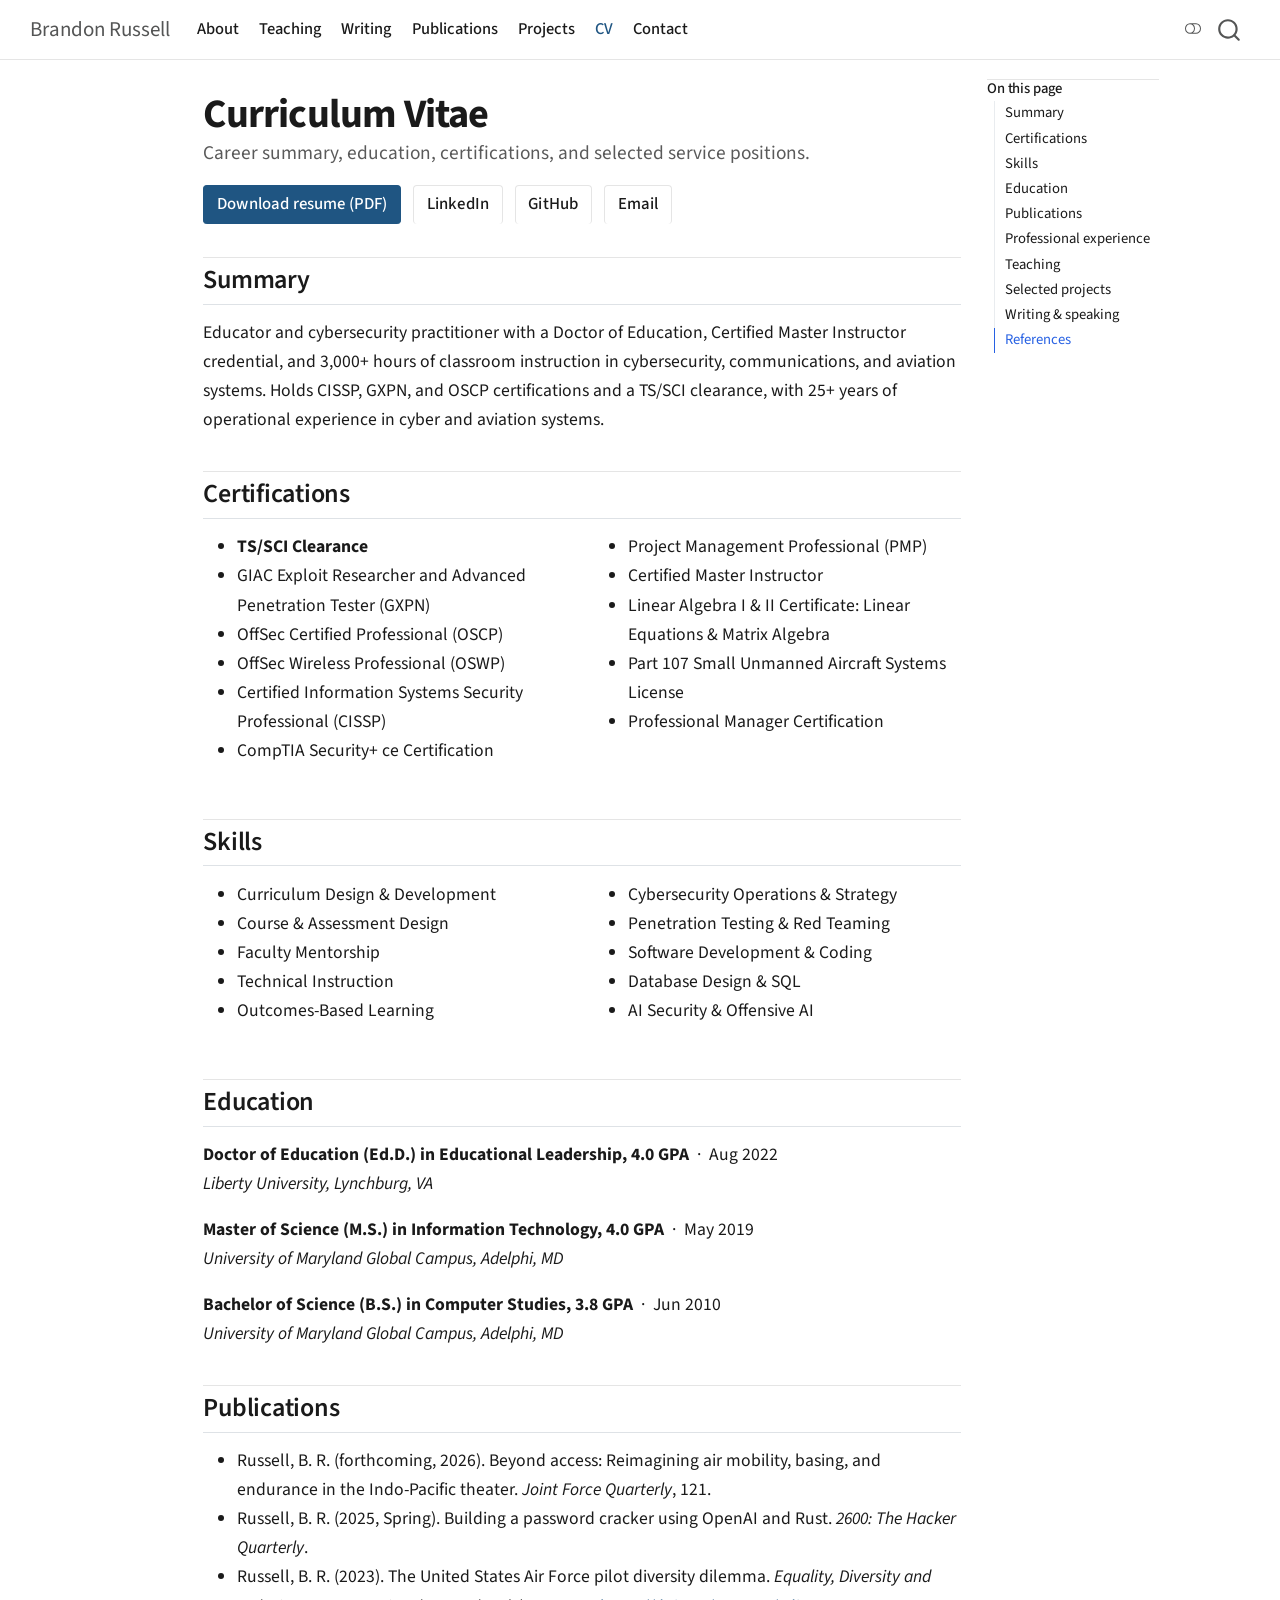
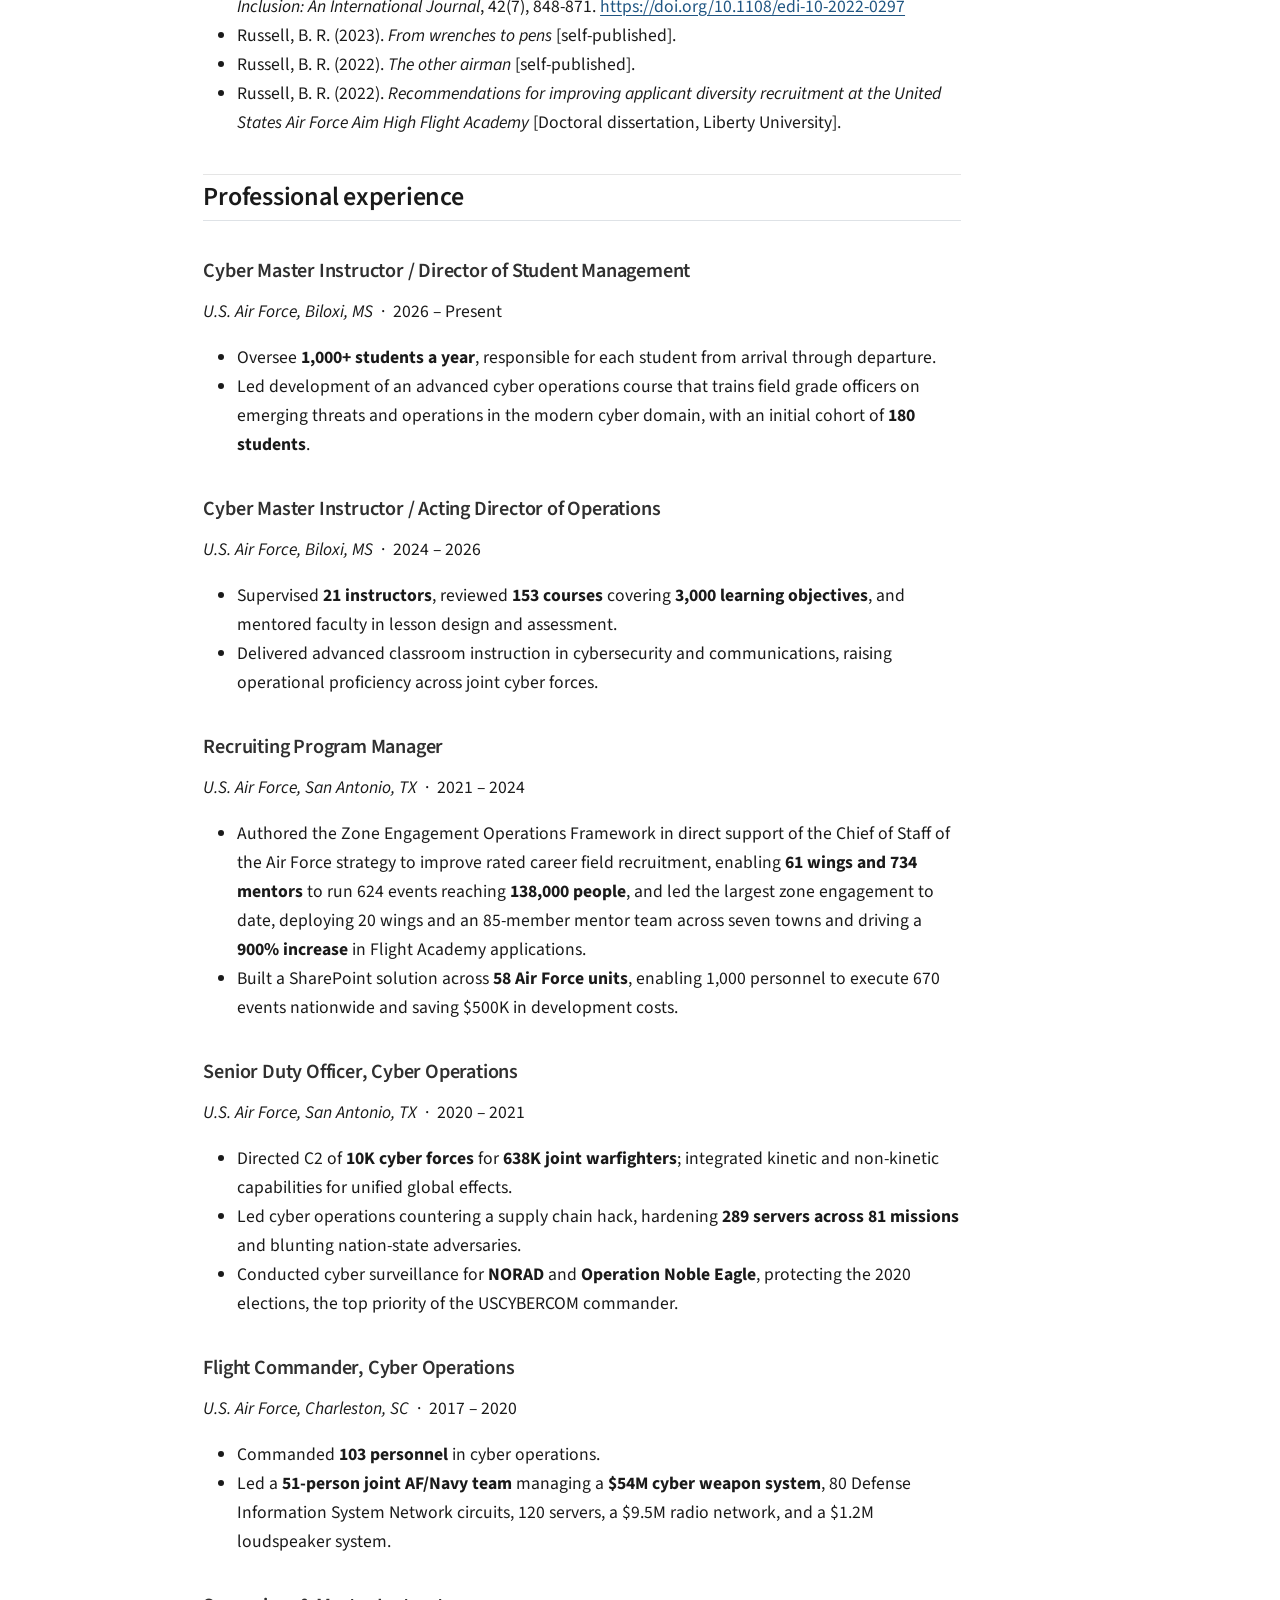
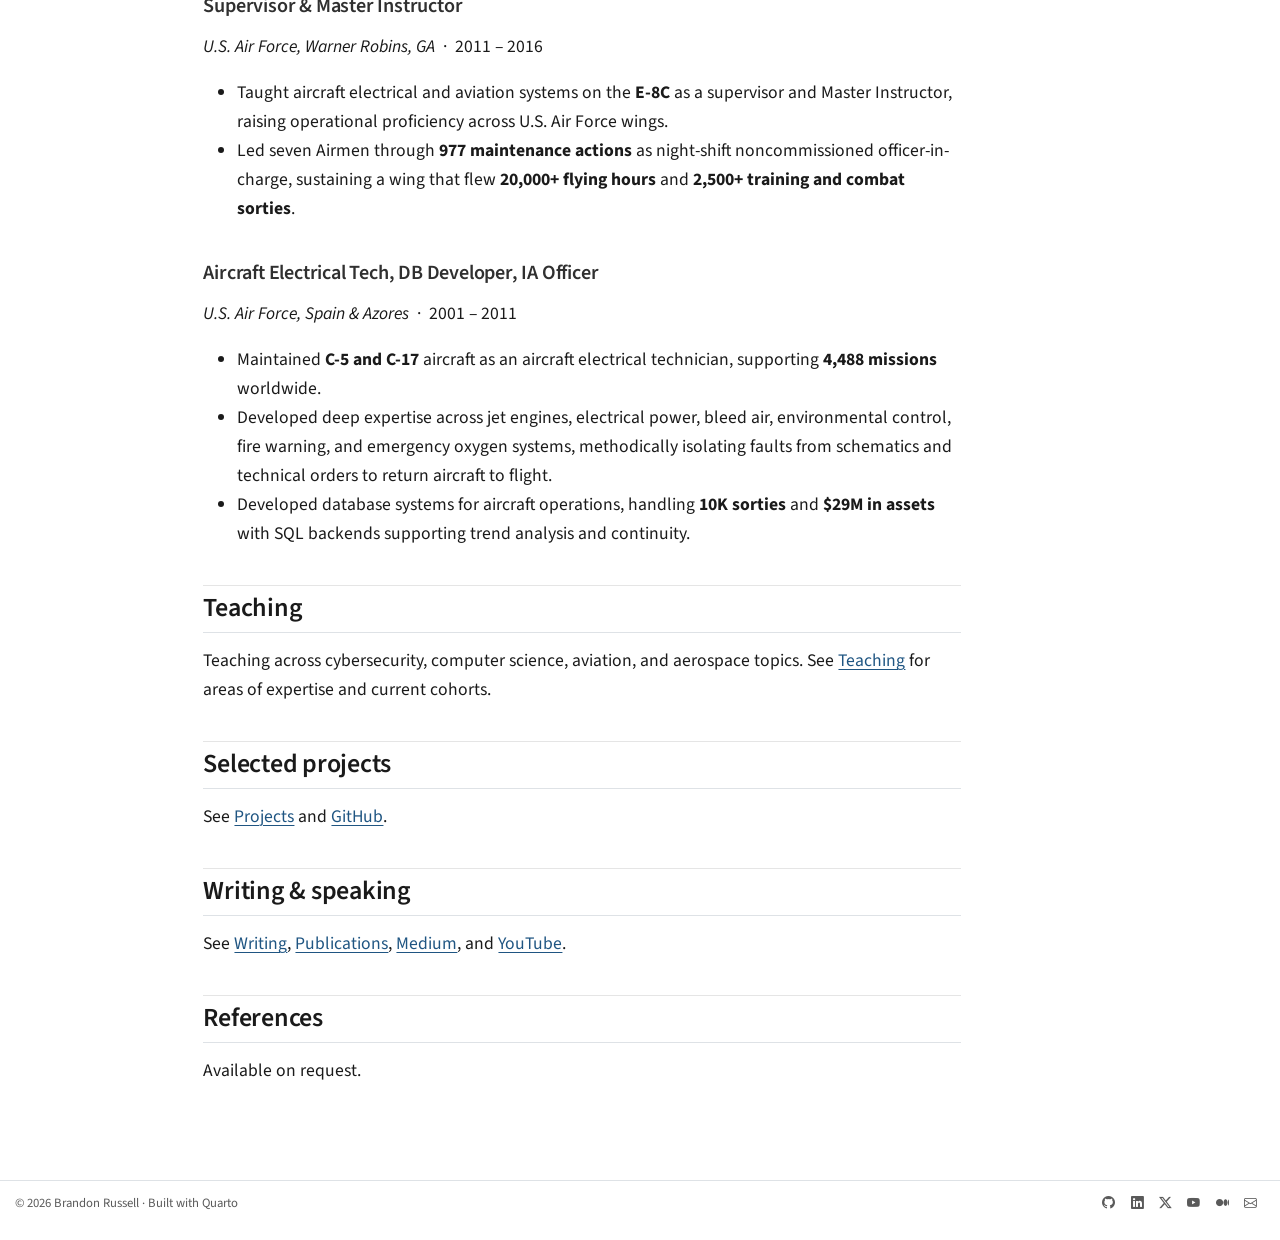
<file: cv.html>
<!DOCTYPE html>
<html xmlns="http://www.w3.org/1999/xhtml" lang="en" xml:lang="en"><head>

<meta charset="utf-8">
<meta name="generator" content="quarto-1.9.37">

<meta name="viewport" content="width=device-width, initial-scale=1.0, user-scalable=yes">

<meta name="description" content="Career summary, education, certifications, and selected service positions.">

<title>Curriculum Vitae – Brandon Russell</title>
<style>
/* Default styles provided by pandoc.
** See https://pandoc.org/MANUAL.html#variables-for-html for config info.
*/
code{white-space: pre-wrap;}
span.smallcaps{font-variant: small-caps;}
div.columns{display: flex; gap: min(4vw, 1.5em);}
div.column{flex: auto; overflow-x: auto;}
div.hanging-indent{margin-left: 1.5em; text-indent: -1.5em;}
ul.task-list{list-style: none;}
ul.task-list li input[type="checkbox"] {
  width: 0.8em;
  margin: 0 0.8em 0.2em -1em; /* quarto-specific, see https://github.com/quarto-dev/quarto-cli/issues/4556 */ 
  vertical-align: middle;
}
</style>


<script src="site_libs/quarto-nav/quarto-nav.js"></script>
<script src="site_libs/clipboard/clipboard.min.js"></script>
<script src="site_libs/quarto-search/autocomplete.umd.js"></script>
<script src="site_libs/quarto-search/fuse.min.js"></script>
<script src="site_libs/quarto-search/quarto-search.js"></script>
<meta name="quarto:offset" content="./">
<link href="./images/favicon.svg" rel="icon" type="image/svg+xml">
<script src="site_libs/quarto-html/quarto.js" type="module"></script>
<script src="site_libs/quarto-html/tabsets/tabsets.js" type="module"></script>
<script src="site_libs/quarto-html/popper.min.js"></script>
<script src="site_libs/quarto-html/tippy.umd.min.js"></script>
<script src="site_libs/quarto-html/anchor.min.js"></script>
<link href="site_libs/quarto-html/tippy.css" rel="stylesheet">
<link href="site_libs/quarto-html/quarto-syntax-highlighting-7f8f88aac4f3542376d5c11b86a4c14d.css" rel="stylesheet" class="quarto-color-scheme" id="quarto-text-highlighting-styles">
<link href="site_libs/quarto-html/quarto-syntax-highlighting-dark-d0ae9245876894da5ac7e18953ecc5cc.css" rel="stylesheet" class="quarto-color-scheme quarto-color-alternate" id="quarto-text-highlighting-styles">
<link href="site_libs/quarto-html/quarto-syntax-highlighting-7f8f88aac4f3542376d5c11b86a4c14d.css" rel="stylesheet" class="quarto-color-scheme-extra" id="quarto-text-highlighting-styles">
<script src="site_libs/bootstrap/bootstrap.min.js"></script>
<link href="site_libs/bootstrap/bootstrap-icons.css" rel="stylesheet">
<link href="site_libs/bootstrap/bootstrap-dd4f3a3afe2cd5481e8a1803fb3d350f.min.css" rel="stylesheet" append-hash="true" class="quarto-color-scheme" id="quarto-bootstrap" data-mode="light">
<link href="site_libs/bootstrap/bootstrap-dark-3bd37e1fc6ed1ef2b548ca512be7642e.min.css" rel="stylesheet" append-hash="true" class="quarto-color-scheme quarto-color-alternate" id="quarto-bootstrap" data-mode="dark">
<link href="site_libs/bootstrap/bootstrap-dd4f3a3afe2cd5481e8a1803fb3d350f.min.css" rel="stylesheet" append-hash="true" class="quarto-color-scheme-extra" id="quarto-bootstrap" data-mode="light">
<script id="quarto-search-options" type="application/json">{
  "location": "navbar",
  "copy-button": false,
  "collapse-after": 3,
  "panel-placement": "end",
  "type": "overlay",
  "limit": 50,
  "keyboard-shortcut": [
    "f",
    "/",
    "s"
  ],
  "show-item-context": false,
  "language": {
    "search-no-results-text": "No results",
    "search-matching-documents-text": "matching documents",
    "search-copy-link-title": "Copy link to search",
    "search-hide-matches-text": "Hide additional matches",
    "search-more-match-text": "more match in this document",
    "search-more-matches-text": "more matches in this document",
    "search-clear-button-title": "Clear",
    "search-text-placeholder": "",
    "search-detached-cancel-button-title": "Cancel",
    "search-submit-button-title": "Submit",
    "search-label": "Search"
  }
}</script>
<style>html{ scroll-behavior: smooth; }</style>
<link rel="preconnect" href="https://fonts.googleapis.com">
<link rel="preconnect" href="https://fonts.gstatic.com" crossorigin="">
<link rel="stylesheet" href="https://fonts.googleapis.com/css2?family=Source+Sans+3:wght@400;500;600;700&amp;family=JetBrains+Mono:wght@400;600&amp;display=swap">


<link rel="stylesheet" href="styles.css">
<meta property="og:title" content="Curriculum Vitae – Brandon Russell">
<meta property="og:description" content="Career summary, education, certifications, and selected service positions.">
<meta property="og:image" content="https://brandonrussell.io/images/social-card.png">
<meta property="og:site_name" content="Brandon Russell">
<meta property="og:image:alt" content="Brandon Russell, Ed.D. - cybersecurity educator and U.S. Air Force cyber officer">
<meta property="og:image:height" content="630">
<meta property="og:image:width" content="1200">
<meta name="twitter:title" content="Curriculum Vitae – Brandon Russell">
<meta name="twitter:description" content="Career summary, education, certifications, and selected service positions.">
<meta name="twitter:image" content="https://brandonrussell.io/images/social-card.png">
<meta name="twitter:creator" content="@Dr_BRussell">
<meta name="twitter:site" content="@Dr_BRussell">
<meta name="twitter:card" content="summary_large_image">
<meta name="twitter:image:alt" content="Brandon Russell, Ed.D. - cybersecurity educator and U.S. Air Force cyber officer">
<meta name="twitter:image-height" content="630">
<meta name="twitter:image-width" content="1200">
<link rel="canonical" href="https://brandonrussell.io/cv.html">
</head>

<body class="nav-fixed quarto-light"><script id="quarto-html-before-body" type="application/javascript">
    const toggleBodyColorMode = (bsSheetEl) => {
      const mode = bsSheetEl.getAttribute("data-mode");
      const bodyEl = window.document.querySelector("body");
      if (mode === "dark") {
        bodyEl.classList.add("quarto-dark");
        bodyEl.classList.remove("quarto-light");
      } else {
        bodyEl.classList.add("quarto-light");
        bodyEl.classList.remove("quarto-dark");
      }
    }
    const toggleBodyColorPrimary = () => {
      const bsSheetEl = window.document.querySelector("link#quarto-bootstrap:not([rel=disabled-stylesheet])");
      if (bsSheetEl) {
        toggleBodyColorMode(bsSheetEl);
      }
    }
    const setColorSchemeToggle = (alternate) => {
      const toggles = window.document.querySelectorAll('.quarto-color-scheme-toggle');
      for (let i=0; i < toggles.length; i++) {
        const toggle = toggles[i];
        if (toggle) {
          if (alternate) {
            toggle.classList.add("alternate");
          } else {
            toggle.classList.remove("alternate");
          }
        }
      }
    };
    const toggleColorMode = (alternate) => {
      // Switch the stylesheets
      const primaryStylesheets = window.document.querySelectorAll('link.quarto-color-scheme:not(.quarto-color-alternate)');
      const alternateStylesheets = window.document.querySelectorAll('link.quarto-color-scheme.quarto-color-alternate');
      manageTransitions('#quarto-margin-sidebar .nav-link', false);
      if (alternate) {
        // note: dark is layered on light, we don't disable primary!
        enableStylesheet(alternateStylesheets);
        for (const sheetNode of alternateStylesheets) {
          if (sheetNode.id === "quarto-bootstrap") {
            toggleBodyColorMode(sheetNode);
          }
        }
      } else {
        disableStylesheet(alternateStylesheets);
        enableStylesheet(primaryStylesheets)
        toggleBodyColorPrimary();
      }
      manageTransitions('#quarto-margin-sidebar .nav-link', true);
      // Switch the toggles
      setColorSchemeToggle(alternate)
      // Hack to workaround the fact that safari doesn't
      // properly recolor the scrollbar when toggling (#1455)
      if (navigator.userAgent.indexOf('Safari') > 0 && navigator.userAgent.indexOf('Chrome') == -1) {
        manageTransitions("body", false);
        window.scrollTo(0, 1);
        setTimeout(() => {
          window.scrollTo(0, 0);
          manageTransitions("body", true);
        }, 40);
      }
    }
    const disableStylesheet = (stylesheets) => {
      for (let i=0; i < stylesheets.length; i++) {
        const stylesheet = stylesheets[i];
        stylesheet.rel = 'disabled-stylesheet';
      }
    }
    const enableStylesheet = (stylesheets) => {
      for (let i=0; i < stylesheets.length; i++) {
        const stylesheet = stylesheets[i];
        if(stylesheet.rel !== 'stylesheet') { // for Chrome, which will still FOUC without this check
          stylesheet.rel = 'stylesheet';
        }
      }
    }
    const manageTransitions = (selector, allowTransitions) => {
      const els = window.document.querySelectorAll(selector);
      for (let i=0; i < els.length; i++) {
        const el = els[i];
        if (allowTransitions) {
          el.classList.remove('notransition');
        } else {
          el.classList.add('notransition');
        }
      }
    }
    const isFileUrl = () => {
      return window.location.protocol === 'file:';
    }
    const hasAlternateSentinel = () => {
      let styleSentinel = getColorSchemeSentinel();
      if (styleSentinel !== null) {
        return styleSentinel === "alternate";
      } else {
        return false;
      }
    }
    const setStyleSentinel = (alternate) => {
      const value = alternate ? "alternate" : "default";
      if (!isFileUrl()) {
        window.localStorage.setItem("quarto-color-scheme", value);
      } else {
        localAlternateSentinel = value;
      }
    }
    const getColorSchemeSentinel = () => {
      if (!isFileUrl()) {
        const storageValue = window.localStorage.getItem("quarto-color-scheme");
        return storageValue != null ? storageValue : localAlternateSentinel;
      } else {
        return localAlternateSentinel;
      }
    }
    const toggleGiscusIfUsed = (isAlternate, darkModeDefault) => {
      const baseTheme = document.querySelector('#giscus-base-theme')?.value ?? 'light';
      const alternateTheme = document.querySelector('#giscus-alt-theme')?.value ?? 'dark';
      let newTheme = '';
      if(authorPrefersDark) {
        newTheme = isAlternate ? baseTheme : alternateTheme;
      } else {
        newTheme = isAlternate ? alternateTheme : baseTheme;
      }
      const changeGiscusTheme = () => {
        // From: https://github.com/giscus/giscus/issues/336
        const sendMessage = (message) => {
          const iframe = document.querySelector('iframe.giscus-frame');
          if (!iframe) return;
          iframe.contentWindow.postMessage({ giscus: message }, 'https://giscus.app');
        }
        sendMessage({
          setConfig: {
            theme: newTheme
          }
        });
      }
      const isGiscussLoaded = window.document.querySelector('iframe.giscus-frame') !== null;
      if (isGiscussLoaded) {
        changeGiscusTheme();
      }
    };
    const authorPrefersDark = false;
    const darkModeDefault = authorPrefersDark;
      document.querySelector('link#quarto-text-highlighting-styles.quarto-color-scheme-extra').rel = 'disabled-stylesheet';
      document.querySelector('link#quarto-bootstrap.quarto-color-scheme-extra').rel = 'disabled-stylesheet';
    let localAlternateSentinel = darkModeDefault ? 'alternate' : 'default';
    // Dark / light mode switch
    window.quartoToggleColorScheme = () => {
      // Read the current dark / light value
      let toAlternate = !hasAlternateSentinel();
      toggleColorMode(toAlternate);
      setStyleSentinel(toAlternate);
      toggleGiscusIfUsed(toAlternate, darkModeDefault);
      window.dispatchEvent(new Event('resize'));
    };
    // Switch to dark mode if need be
    if (hasAlternateSentinel()) {
      toggleColorMode(true);
    } else {
      toggleColorMode(false);
    }
  </script>

<div id="quarto-search-results"></div>
  <header id="quarto-header" class="headroom fixed-top">
    <nav class="navbar navbar-expand-lg " data-bs-theme="dark">
      <div class="navbar-container container-fluid">
      <div class="navbar-brand-container mx-auto">
    <a class="navbar-brand" href="./index.html">
    <span class="navbar-title">Brandon Russell</span>
    </a>
  </div>
            <div id="quarto-search" class="" title="Search"></div>
          <button class="navbar-toggler" type="button" data-bs-toggle="collapse" data-bs-target="#navbarCollapse" aria-controls="navbarCollapse" role="menu" aria-expanded="false" aria-label="Toggle navigation" onclick="if (window.quartoToggleHeadroom) { window.quartoToggleHeadroom(); }">
  <span class="navbar-toggler-icon"></span>
</button>
          <div class="collapse navbar-collapse" id="navbarCollapse">
            <ul class="navbar-nav navbar-nav-scroll me-auto">
  <li class="nav-item">
    <a class="nav-link" href="./about.html"> 
<span class="menu-text">About</span></a>
  </li>  
  <li class="nav-item">
    <a class="nav-link" href="./teaching.html"> 
<span class="menu-text">Teaching</span></a>
  </li>  
  <li class="nav-item">
    <a class="nav-link" href="./writing.html"> 
<span class="menu-text">Writing</span></a>
  </li>  
  <li class="nav-item">
    <a class="nav-link" href="./publications.html"> 
<span class="menu-text">Publications</span></a>
  </li>  
  <li class="nav-item">
    <a class="nav-link" href="./projects.html"> 
<span class="menu-text">Projects</span></a>
  </li>  
  <li class="nav-item">
    <a class="nav-link active" href="./cv.html" aria-current="page"> 
<span class="menu-text">CV</span></a>
  </li>  
  <li class="nav-item">
    <a class="nav-link" href="./contact.html"> 
<span class="menu-text">Contact</span></a>
  </li>  
</ul>
          </div> <!-- /navcollapse -->
            <div class="quarto-navbar-tools">
  <a href="" class="quarto-color-scheme-toggle quarto-navigation-tool  px-1" onclick="window.quartoToggleColorScheme(); return false;" title="Toggle dark mode"><i class="bi"></i></a>
</div>
      </div> <!-- /container-fluid -->
    </nav>
</header>
<!-- content -->
<div id="quarto-content" class="quarto-container page-columns page-rows-contents page-layout-article page-navbar">
<!-- sidebar -->
<!-- margin-sidebar -->
    <div id="quarto-margin-sidebar" class="sidebar margin-sidebar">
        <nav id="TOC" role="doc-toc" class="toc-active">
    <h2 id="toc-title">On this page</h2>
   
  <ul class="collapse">
  <li><a href="#summary" id="toc-summary" class="nav-link active" data-scroll-target="#summary">Summary</a></li>
  <li><a href="#certifications" id="toc-certifications" class="nav-link" data-scroll-target="#certifications">Certifications</a></li>
  <li><a href="#skills" id="toc-skills" class="nav-link" data-scroll-target="#skills">Skills</a></li>
  <li><a href="#education" id="toc-education" class="nav-link" data-scroll-target="#education">Education</a></li>
  <li><a href="#publications" id="toc-publications" class="nav-link" data-scroll-target="#publications">Publications</a></li>
  <li><a href="#professional-experience" id="toc-professional-experience" class="nav-link" data-scroll-target="#professional-experience">Professional experience</a></li>
  <li><a href="#teaching" id="toc-teaching" class="nav-link" data-scroll-target="#teaching">Teaching</a></li>
  <li><a href="#selected-projects" id="toc-selected-projects" class="nav-link" data-scroll-target="#selected-projects">Selected projects</a></li>
  <li><a href="#writing-speaking" id="toc-writing-speaking" class="nav-link" data-scroll-target="#writing-speaking">Writing &amp; speaking</a></li>
  <li><a href="#references" id="toc-references" class="nav-link" data-scroll-target="#references">References</a></li>
  </ul>
</nav>
    </div>
<!-- main -->
<main class="content" id="quarto-document-content">


<header id="title-block-header" class="quarto-title-block default">
<div class="quarto-title">
<h1 class="title">Curriculum Vitae</h1>
</div>

<div>
  <div class="description">
    Career summary, education, certifications, and selected service positions.
  </div>
</div>


<div class="quarto-title-meta">

    
  
    
  </div>
  


</header>


<p><a href="files/brandon-russell-resume.pdf" class="btn btn-primary">Download resume (PDF)</a> &nbsp; <a href="https://www.linkedin.com/in/brandon-r-russell/" class="btn btn-outline-secondary">LinkedIn</a> &nbsp; <a href="https://github.com/Brandon-Russell-1" class="btn btn-outline-secondary">GitHub</a> &nbsp; <a href="mailto:brandon.r.russell.1@gmail.com" class="btn btn-outline-secondary">Email</a></p>
<!-- Generated by _resume/build.py from _resume/resume.json. Do not edit by hand. -->
<section id="summary" class="level2">
<h2 class="anchored" data-anchor-id="summary">Summary</h2>
<p>Educator and cybersecurity practitioner with a Doctor of Education, Certified Master Instructor credential, and 3,000+ hours of classroom instruction in cybersecurity, communications, and aviation systems. Holds CISSP, GXPN, and OSCP certifications and a TS/SCI clearance, with 25+ years of operational experience in cyber and aviation systems.</p>
</section>
<section id="certifications" class="level2">
<h2 class="anchored" data-anchor-id="certifications">Certifications</h2>
<div class="grid">
<div class="g-col-12 g-col-md-6">
<ul>
<li><strong>TS/SCI Clearance</strong></li>
<li>GIAC Exploit Researcher and Advanced Penetration Tester (GXPN)</li>
<li>OffSec Certified Professional (OSCP)</li>
<li>OffSec Wireless Professional (OSWP)</li>
<li>Certified Information Systems Security Professional (CISSP)</li>
<li>CompTIA Security+ ce Certification</li>
</ul>
</div>
<div class="g-col-12 g-col-md-6">
<ul>
<li>Project Management Professional (PMP)</li>
<li>Certified Master Instructor</li>
<li>Linear Algebra I &amp; II Certificate: Linear Equations &amp; Matrix Algebra</li>
<li>Part 107 Small Unmanned Aircraft Systems License</li>
<li>Professional Manager Certification</li>
</ul>
</div>
</div>
</section>
<section id="skills" class="level2">
<h2 class="anchored" data-anchor-id="skills">Skills</h2>
<div class="grid">
<div class="g-col-12 g-col-md-6">
<ul>
<li>Curriculum Design &amp; Development</li>
<li>Course &amp; Assessment Design</li>
<li>Faculty Mentorship</li>
<li>Technical Instruction</li>
<li>Outcomes-Based Learning</li>
</ul>
</div>
<div class="g-col-12 g-col-md-6">
<ul>
<li>Cybersecurity Operations &amp; Strategy</li>
<li>Penetration Testing &amp; Red Teaming</li>
<li>Software Development &amp; Coding</li>
<li>Database Design &amp; SQL</li>
<li>AI Security &amp; Offensive AI</li>
</ul>
</div>
</div>
</section>
<section id="education" class="level2">
<h2 class="anchored" data-anchor-id="education">Education</h2>
<p><strong>Doctor of Education (Ed.D.) in Educational Leadership, 4.0 GPA</strong> &nbsp;·&nbsp; Aug 2022<br>
<em>Liberty University, Lynchburg, VA</em></p>
<p><strong>Master of Science (M.S.) in Information Technology, 4.0 GPA</strong> &nbsp;·&nbsp; May 2019<br>
<em>University of Maryland Global Campus, Adelphi, MD</em></p>
<p><strong>Bachelor of Science (B.S.) in Computer Studies, 3.8 GPA</strong> &nbsp;·&nbsp; Jun 2010<br>
<em>University of Maryland Global Campus, Adelphi, MD</em></p>
</section>
<section id="publications" class="level2">
<h2 class="anchored" data-anchor-id="publications">Publications</h2>
<ul>
<li>Russell, B. R. (forthcoming, 2026). Beyond access: Reimagining air mobility, basing, and endurance in the Indo-Pacific theater. <em>Joint Force Quarterly</em>, 121.</li>
<li>Russell, B. R. (2025, Spring). Building a password cracker using OpenAI and Rust. <em>2600: The Hacker Quarterly</em>.</li>
<li>Russell, B. R. (2023). The United States Air Force pilot diversity dilemma. <em>Equality, Diversity and Inclusion: An International Journal</em>, 42(7), 848-871. <a href="https://doi.org/10.1108/edi-10-2022-0297" class="uri">https://doi.org/10.1108/edi-10-2022-0297</a></li>
<li>Russell, B. R. (2023). <em>From wrenches to pens</em> [self-published].</li>
<li>Russell, B. R. (2022). <em>The other airman</em> [self-published].</li>
<li>Russell, B. R. (2022). <em>Recommendations for improving applicant diversity recruitment at the United States Air Force Aim High Flight Academy</em> [Doctoral dissertation, Liberty University].</li>
</ul>
</section>
<section id="professional-experience" class="level2">
<h2 class="anchored" data-anchor-id="professional-experience">Professional experience</h2>
<section id="cyber-master-instructor-director-of-student-management" class="level3">
<h3 class="anchored" data-anchor-id="cyber-master-instructor-director-of-student-management">Cyber Master Instructor / Director of Student Management</h3>
<p><em>U.S. Air Force, Biloxi, MS</em> &nbsp;·&nbsp; 2026 – Present</p>
<ul>
<li>Oversee <strong>1,000+ students a year</strong>, responsible for each student from arrival through departure.</li>
<li>Led development of an advanced cyber operations course that trains field grade officers on emerging threats and operations in the modern cyber domain, with an initial cohort of <strong>180 students</strong>.</li>
</ul>
</section>
<section id="cyber-master-instructor-acting-director-of-operations" class="level3">
<h3 class="anchored" data-anchor-id="cyber-master-instructor-acting-director-of-operations">Cyber Master Instructor / Acting Director of Operations</h3>
<p><em>U.S. Air Force, Biloxi, MS</em> &nbsp;·&nbsp; 2024 – 2026</p>
<ul>
<li>Supervised <strong>21 instructors</strong>, reviewed <strong>153 courses</strong> covering <strong>3,000 learning objectives</strong>, and mentored faculty in lesson design and assessment.</li>
<li>Delivered advanced classroom instruction in cybersecurity and communications, raising operational proficiency across joint cyber forces.</li>
</ul>
</section>
<section id="recruiting-program-manager" class="level3">
<h3 class="anchored" data-anchor-id="recruiting-program-manager">Recruiting Program Manager</h3>
<p><em>U.S. Air Force, San Antonio, TX</em> &nbsp;·&nbsp; 2021 – 2024</p>
<ul>
<li>Authored the Zone Engagement Operations Framework in direct support of the Chief of Staff of the Air Force strategy to improve rated career field recruitment, enabling <strong>61 wings and 734 mentors</strong> to run 624 events reaching <strong>138,000 people</strong>, and led the largest zone engagement to date, deploying 20 wings and an 85-member mentor team across seven towns and driving a <strong>900% increase</strong> in Flight Academy applications.</li>
<li>Built a SharePoint solution across <strong>58 Air Force units</strong>, enabling 1,000 personnel to execute 670 events nationwide and saving $500K in development costs.</li>
</ul>
</section>
<section id="senior-duty-officer-cyber-operations" class="level3">
<h3 class="anchored" data-anchor-id="senior-duty-officer-cyber-operations">Senior Duty Officer, Cyber Operations</h3>
<p><em>U.S. Air Force, San Antonio, TX</em> &nbsp;·&nbsp; 2020 – 2021</p>
<ul>
<li>Directed C2 of <strong>10K cyber forces</strong> for <strong>638K joint warfighters</strong>; integrated kinetic and non-kinetic capabilities for unified global effects.</li>
<li>Led cyber operations countering a supply chain hack, hardening <strong>289 servers across 81 missions</strong> and blunting nation-state adversaries.</li>
<li>Conducted cyber surveillance for <strong>NORAD</strong> and <strong>Operation Noble Eagle</strong>, protecting the 2020 elections, the top priority of the USCYBERCOM commander.</li>
</ul>
</section>
<section id="flight-commander-cyber-operations" class="level3">
<h3 class="anchored" data-anchor-id="flight-commander-cyber-operations">Flight Commander, Cyber Operations</h3>
<p><em>U.S. Air Force, Charleston, SC</em> &nbsp;·&nbsp; 2017 – 2020</p>
<ul>
<li>Commanded <strong>103 personnel</strong> in cyber operations.</li>
<li>Led a <strong>51-person joint AF/Navy team</strong> managing a <strong>$54M cyber weapon system</strong>, 80 Defense Information System Network circuits, 120 servers, a $9.5M radio network, and a $1.2M loudspeaker system.</li>
</ul>
</section>
<section id="supervisor-master-instructor" class="level3">
<h3 class="anchored" data-anchor-id="supervisor-master-instructor">Supervisor &amp; Master Instructor</h3>
<p><em>U.S. Air Force, Warner Robins, GA</em> &nbsp;·&nbsp; 2011 – 2016</p>
<ul>
<li>Taught aircraft electrical and aviation systems on the <strong>E-8C</strong> as a supervisor and Master Instructor, raising operational proficiency across U.S. Air Force wings.</li>
<li>Led seven Airmen through <strong>977 maintenance actions</strong> as night-shift noncommissioned officer-in-charge, sustaining a wing that flew <strong>20,000+ flying hours</strong> and <strong>2,500+ training and combat sorties</strong>.</li>
</ul>
</section>
<section id="aircraft-electrical-tech-db-developer-ia-officer" class="level3">
<h3 class="anchored" data-anchor-id="aircraft-electrical-tech-db-developer-ia-officer">Aircraft Electrical Tech, DB Developer, IA Officer</h3>
<p><em>U.S. Air Force, Spain &amp; Azores</em> &nbsp;·&nbsp; 2001 – 2011</p>
<ul>
<li>Maintained <strong>C-5 and C-17</strong> aircraft as an aircraft electrical technician, supporting <strong>4,488 missions</strong> worldwide.</li>
<li>Developed deep expertise across jet engines, electrical power, bleed air, environmental control, fire warning, and emergency oxygen systems, methodically isolating faults from schematics and technical orders to return aircraft to flight.</li>
<li>Developed database systems for aircraft operations, handling <strong>10K sorties</strong> and <strong>$29M in assets</strong> with SQL backends supporting trend analysis and continuity.</li>
</ul>
</section>
</section>
<section id="teaching" class="level2">
<h2 class="anchored" data-anchor-id="teaching">Teaching</h2>
<p>Teaching across cybersecurity, computer science, aviation, and aerospace topics. See <a href="./teaching.html">Teaching</a> for areas of expertise and current cohorts.</p>
</section>
<section id="selected-projects" class="level2">
<h2 class="anchored" data-anchor-id="selected-projects">Selected projects</h2>
<p>See <a href="./projects.html">Projects</a> and <a href="https://github.com/Brandon-Russell-1">GitHub</a>.</p>
</section>
<section id="writing-speaking" class="level2">
<h2 class="anchored" data-anchor-id="writing-speaking">Writing &amp; speaking</h2>
<p>See <a href="./writing.html">Writing</a>, <a href="./publications.html">Publications</a>, <a href="https://medium.com/@brandon.r.russell.1">Medium</a>, and <a href="https://www.youtube.com/@Dr.BrandonRussell">YouTube</a>.</p>
</section>
<section id="references" class="level2">
<h2 class="anchored" data-anchor-id="references">References</h2>
<p>Available on request.</p>


</section>

</main> <!-- /main -->
<script id="quarto-html-after-body" type="application/javascript">
  window.document.addEventListener("DOMContentLoaded", function (event) {
    // Ensure there is a toggle, if there isn't float one in the top right
    if (window.document.querySelector('.quarto-color-scheme-toggle') === null) {
      const a = window.document.createElement('a');
      a.classList.add('top-right');
      a.classList.add('quarto-color-scheme-toggle');
      a.href = "";
      a.onclick = function() { try { window.quartoToggleColorScheme(); } catch {} return false; };
      const i = window.document.createElement("i");
      i.classList.add('bi');
      a.appendChild(i);
      window.document.body.appendChild(a);
    }
    setColorSchemeToggle(hasAlternateSentinel())
    const icon = "";
    const anchorJS = new window.AnchorJS();
    anchorJS.options = {
      placement: 'right',
      icon: icon
    };
    anchorJS.add('.anchored');
    const isCodeAnnotation = (el) => {
      for (const clz of el.classList) {
        if (clz.startsWith('code-annotation-')) {                     
          return true;
        }
      }
      return false;
    }
    const onCopySuccess = function(e) {
      // button target
      const button = e.trigger;
      // don't keep focus
      button.blur();
      // flash "checked"
      button.classList.add('code-copy-button-checked');
      var currentTitle = button.getAttribute("title");
      button.setAttribute("title", "Copied!");
      let tooltip;
      if (window.bootstrap) {
        button.setAttribute("data-bs-toggle", "tooltip");
        button.setAttribute("data-bs-placement", "left");
        button.setAttribute("data-bs-title", "Copied!");
        tooltip = new bootstrap.Tooltip(button, 
          { trigger: "manual", 
            customClass: "code-copy-button-tooltip",
            offset: [0, -8]});
        tooltip.show();    
      }
      setTimeout(function() {
        if (tooltip) {
          tooltip.hide();
          button.removeAttribute("data-bs-title");
          button.removeAttribute("data-bs-toggle");
          button.removeAttribute("data-bs-placement");
        }
        button.setAttribute("title", currentTitle);
        button.classList.remove('code-copy-button-checked');
      }, 1000);
      // clear code selection
      e.clearSelection();
    }
    const getTextToCopy = function(trigger) {
      const outerScaffold = trigger.parentElement.cloneNode(true);
      const codeEl = outerScaffold.querySelector('code');
      for (const childEl of codeEl.children) {
        if (isCodeAnnotation(childEl)) {
          childEl.remove();
        }
      }
      return codeEl.innerText;
    }
    const clipboard = new window.ClipboardJS('.code-copy-button:not([data-in-quarto-modal])', {
      text: getTextToCopy
    });
    clipboard.on('success', onCopySuccess);
    if (window.document.getElementById('quarto-embedded-source-code-modal')) {
      const clipboardModal = new window.ClipboardJS('.code-copy-button[data-in-quarto-modal]', {
        text: getTextToCopy,
        container: window.document.getElementById('quarto-embedded-source-code-modal')
      });
      clipboardModal.on('success', onCopySuccess);
    }
      var localhostRegex = new RegExp(/^(?:http|https):\/\/localhost\:?[0-9]*\//);
      var mailtoRegex = new RegExp(/^mailto:/);
        var filterRegex = new RegExp("https:\/\/brandonrussell\.io");
      var isInternal = (href) => {
          return filterRegex.test(href) || localhostRegex.test(href) || mailtoRegex.test(href);
      }
      // Inspect non-navigation links and adorn them if external
     var links = window.document.querySelectorAll('a[href]:not(.nav-link):not(.navbar-brand):not(.toc-action):not(.sidebar-link):not(.sidebar-item-toggle):not(.pagination-link):not(.no-external):not([aria-hidden]):not(.dropdown-item):not(.quarto-navigation-tool):not(.about-link)');
      for (var i=0; i<links.length; i++) {
        const link = links[i];
        if (!isInternal(link.href)) {
          // undo the damage that might have been done by quarto-nav.js in the case of
          // links that we want to consider external
          if (link.dataset.originalHref !== undefined) {
            link.href = link.dataset.originalHref;
          }
        }
      }
    function tippyHover(el, contentFn, onTriggerFn, onUntriggerFn) {
      const config = {
        allowHTML: true,
        maxWidth: 500,
        delay: 100,
        arrow: false,
        appendTo: function(el) {
            return el.parentElement;
        },
        interactive: true,
        interactiveBorder: 10,
        theme: 'quarto',
        placement: 'bottom-start',
      };
      if (contentFn) {
        config.content = contentFn;
      }
      if (onTriggerFn) {
        config.onTrigger = onTriggerFn;
      }
      if (onUntriggerFn) {
        config.onUntrigger = onUntriggerFn;
      }
      window.tippy(el, config); 
    }
    const noterefs = window.document.querySelectorAll('a[role="doc-noteref"]');
    for (var i=0; i<noterefs.length; i++) {
      const ref = noterefs[i];
      tippyHover(ref, function() {
        // use id or data attribute instead here
        let href = ref.getAttribute('data-footnote-href') || ref.getAttribute('href');
        try { href = new URL(href).hash; } catch {}
        const id = href.replace(/^#\/?/, "");
        const note = window.document.getElementById(id);
        if (note) {
          return note.innerHTML;
        } else {
          return "";
        }
      });
    }
    const xrefs = window.document.querySelectorAll('a.quarto-xref');
    const processXRef = (id, note) => {
      // Strip column container classes
      const stripColumnClz = (el) => {
        el.classList.remove("page-full", "page-columns");
        if (el.children) {
          for (const child of el.children) {
            stripColumnClz(child);
          }
        }
      }
      stripColumnClz(note)
      if (id === null || id.startsWith('sec-')) {
        // Special case sections, only their first couple elements
        const container = document.createElement("div");
        if (note.children && note.children.length > 2) {
          container.appendChild(note.children[0].cloneNode(true));
          for (let i = 1; i < note.children.length; i++) {
            const child = note.children[i];
            if (child.tagName === "P" && child.innerText === "") {
              continue;
            } else {
              container.appendChild(child.cloneNode(true));
              break;
            }
          }
          if (window.Quarto?.typesetMath) {
            window.Quarto.typesetMath(container);
          }
          return container.innerHTML
        } else {
          if (window.Quarto?.typesetMath) {
            window.Quarto.typesetMath(note);
          }
          return note.innerHTML;
        }
      } else {
        // Remove any anchor links if they are present
        const anchorLink = note.querySelector('a.anchorjs-link');
        if (anchorLink) {
          anchorLink.remove();
        }
        if (window.Quarto?.typesetMath) {
          window.Quarto.typesetMath(note);
        }
        if (note.classList.contains("callout")) {
          return note.outerHTML;
        } else {
          return note.innerHTML;
        }
      }
    }
    for (var i=0; i<xrefs.length; i++) {
      const xref = xrefs[i];
      tippyHover(xref, undefined, function(instance) {
        instance.disable();
        let url = xref.getAttribute('href');
        let hash = undefined; 
        if (url.startsWith('#')) {
          hash = url;
        } else {
          try { hash = new URL(url).hash; } catch {}
        }
        if (hash) {
          const id = hash.replace(/^#\/?/, "");
          const note = window.document.getElementById(id);
          if (note !== null) {
            try {
              const html = processXRef(id, note.cloneNode(true));
              instance.setContent(html);
            } finally {
              instance.enable();
              instance.show();
            }
          } else {
            // See if we can fetch this
            fetch(url.split('#')[0])
            .then(res => res.text())
            .then(html => {
              const parser = new DOMParser();
              const htmlDoc = parser.parseFromString(html, "text/html");
              const note = htmlDoc.getElementById(id);
              if (note !== null) {
                const html = processXRef(id, note);
                instance.setContent(html);
              } 
            }).finally(() => {
              instance.enable();
              instance.show();
            });
          }
        } else {
          // See if we can fetch a full url (with no hash to target)
          // This is a special case and we should probably do some content thinning / targeting
          fetch(url)
          .then(res => res.text())
          .then(html => {
            const parser = new DOMParser();
            const htmlDoc = parser.parseFromString(html, "text/html");
            const note = htmlDoc.querySelector('main.content');
            if (note !== null) {
              // This should only happen for chapter cross references
              // (since there is no id in the URL)
              // remove the first header
              if (note.children.length > 0 && note.children[0].tagName === "HEADER") {
                note.children[0].remove();
              }
              const html = processXRef(null, note);
              instance.setContent(html);
            } 
          }).finally(() => {
            instance.enable();
            instance.show();
          });
        }
      }, function(instance) {
      });
    }
        let selectedAnnoteEl;
        const selectorForAnnotation = ( cell, annotation) => {
          let cellAttr = 'data-code-cell="' + cell + '"';
          let lineAttr = 'data-code-annotation="' +  annotation + '"';
          const selector = 'span[' + cellAttr + '][' + lineAttr + ']';
          return selector;
        }
        const selectCodeLines = (annoteEl) => {
          const doc = window.document;
          const targetCell = annoteEl.getAttribute("data-target-cell");
          const targetAnnotation = annoteEl.getAttribute("data-target-annotation");
          const annoteSpan = window.document.querySelector(selectorForAnnotation(targetCell, targetAnnotation));
          const lines = annoteSpan.getAttribute("data-code-lines").split(",");
          const lineIds = lines.map((line) => {
            return targetCell + "-" + line;
          })
          let top = null;
          let height = null;
          let parent = null;
          if (lineIds.length > 0) {
              //compute the position of the single el (top and bottom and make a div)
              const el = window.document.getElementById(lineIds[0]);
              top = el.offsetTop;
              height = el.offsetHeight;
              parent = el.parentElement.parentElement;
            if (lineIds.length > 1) {
              const lastEl = window.document.getElementById(lineIds[lineIds.length - 1]);
              const bottom = lastEl.offsetTop + lastEl.offsetHeight;
              height = bottom - top;
            }
            if (top !== null && height !== null && parent !== null) {
              // cook up a div (if necessary) and position it 
              let div = window.document.getElementById("code-annotation-line-highlight");
              if (div === null) {
                div = window.document.createElement("div");
                div.setAttribute("id", "code-annotation-line-highlight");
                div.style.position = 'absolute';
                parent.appendChild(div);
              }
              div.style.top = top - 2 + "px";
              div.style.height = height + 4 + "px";
              div.style.left = 0;
              let gutterDiv = window.document.getElementById("code-annotation-line-highlight-gutter");
              if (gutterDiv === null) {
                gutterDiv = window.document.createElement("div");
                gutterDiv.setAttribute("id", "code-annotation-line-highlight-gutter");
                gutterDiv.style.position = 'absolute';
                const codeCell = window.document.getElementById(targetCell);
                const gutter = codeCell.querySelector('.code-annotation-gutter');
                gutter.appendChild(gutterDiv);
              }
              gutterDiv.style.top = top - 2 + "px";
              gutterDiv.style.height = height + 4 + "px";
            }
            selectedAnnoteEl = annoteEl;
          }
        };
        const unselectCodeLines = () => {
          const elementsIds = ["code-annotation-line-highlight", "code-annotation-line-highlight-gutter"];
          elementsIds.forEach((elId) => {
            const div = window.document.getElementById(elId);
            if (div) {
              div.remove();
            }
          });
          selectedAnnoteEl = undefined;
        };
          // Handle positioning of the toggle
      window.addEventListener(
        "resize",
        throttle(() => {
          elRect = undefined;
          if (selectedAnnoteEl) {
            selectCodeLines(selectedAnnoteEl);
          }
        }, 10)
      );
      function throttle(fn, ms) {
      let throttle = false;
      let timer;
        return (...args) => {
          if(!throttle) { // first call gets through
              fn.apply(this, args);
              throttle = true;
          } else { // all the others get throttled
              if(timer) clearTimeout(timer); // cancel #2
              timer = setTimeout(() => {
                fn.apply(this, args);
                timer = throttle = false;
              }, ms);
          }
        };
      }
        // Attach click handler to the DT
        const annoteDls = window.document.querySelectorAll('dt[data-target-cell]');
        for (const annoteDlNode of annoteDls) {
          annoteDlNode.addEventListener('click', (event) => {
            const clickedEl = event.target;
            if (clickedEl !== selectedAnnoteEl) {
              unselectCodeLines();
              const activeEl = window.document.querySelector('dt[data-target-cell].code-annotation-active');
              if (activeEl) {
                activeEl.classList.remove('code-annotation-active');
              }
              selectCodeLines(clickedEl);
              clickedEl.classList.add('code-annotation-active');
            } else {
              // Unselect the line
              unselectCodeLines();
              clickedEl.classList.remove('code-annotation-active');
            }
          });
        }
    const findCites = (el) => {
      const parentEl = el.parentElement;
      if (parentEl) {
        const cites = parentEl.dataset.cites;
        if (cites) {
          return {
            el,
            cites: cites.split(' ')
          };
        } else {
          return findCites(el.parentElement)
        }
      } else {
        return undefined;
      }
    };
    var bibliorefs = window.document.querySelectorAll('a[role="doc-biblioref"]');
    for (var i=0; i<bibliorefs.length; i++) {
      const ref = bibliorefs[i];
      const citeInfo = findCites(ref);
      if (citeInfo) {
        tippyHover(citeInfo.el, function() {
          var popup = window.document.createElement('div');
          citeInfo.cites.forEach(function(cite) {
            var citeDiv = window.document.createElement('div');
            citeDiv.classList.add('hanging-indent');
            citeDiv.classList.add('csl-entry');
            var biblioDiv = window.document.getElementById('ref-' + cite);
            if (biblioDiv) {
              citeDiv.innerHTML = biblioDiv.innerHTML;
            }
            popup.appendChild(citeDiv);
          });
          return popup.innerHTML;
        });
      }
    }
  });
  </script>
</div> <!-- /content -->
<footer class="footer">
  <div class="nav-footer">
    <div class="nav-footer-left">
<p>© 2026 Brandon Russell · Built with <a href="https://quarto.org">Quarto</a></p>
</div>   
    <div class="nav-footer-center">
      &nbsp;
    </div>
    <div class="nav-footer-right">
      <ul class="footer-items list-unstyled">
    <li class="nav-item compact">
    <a class="nav-link" href="https://github.com/Brandon-Russell-1">
      <i class="bi bi-github" role="img">
</i> 
    </a>
  </li>  
    <li class="nav-item compact">
    <a class="nav-link" href="https://www.linkedin.com/in/brandon-r-russell/">
      <i class="bi bi-linkedin" role="img">
</i> 
    </a>
  </li>  
    <li class="nav-item compact">
    <a class="nav-link" href="https://x.com/Dr_BRussell">
      <i class="bi bi-twitter-x" role="img">
</i> 
    </a>
  </li>  
    <li class="nav-item compact">
    <a class="nav-link" href="https://www.youtube.com/@Dr.BrandonRussell">
      <i class="bi bi-youtube" role="img">
</i> 
    </a>
  </li>  
    <li class="nav-item compact">
    <a class="nav-link" href="https://medium.com/@brandon.r.russell.1">
      <i class="bi bi-medium" role="img">
</i> 
    </a>
  </li>  
    <li class="nav-item compact">
    <a class="nav-link" href="mailto:brandon.r.russell.1@gmail.com">
      <i class="bi bi-envelope" role="img">
</i> 
    </a>
  </li>  
</ul>
    </div>
  </div>
</footer>




<script src="site_libs/quarto-html/zenscroll-min.js"></script>
</body></html>
</file>
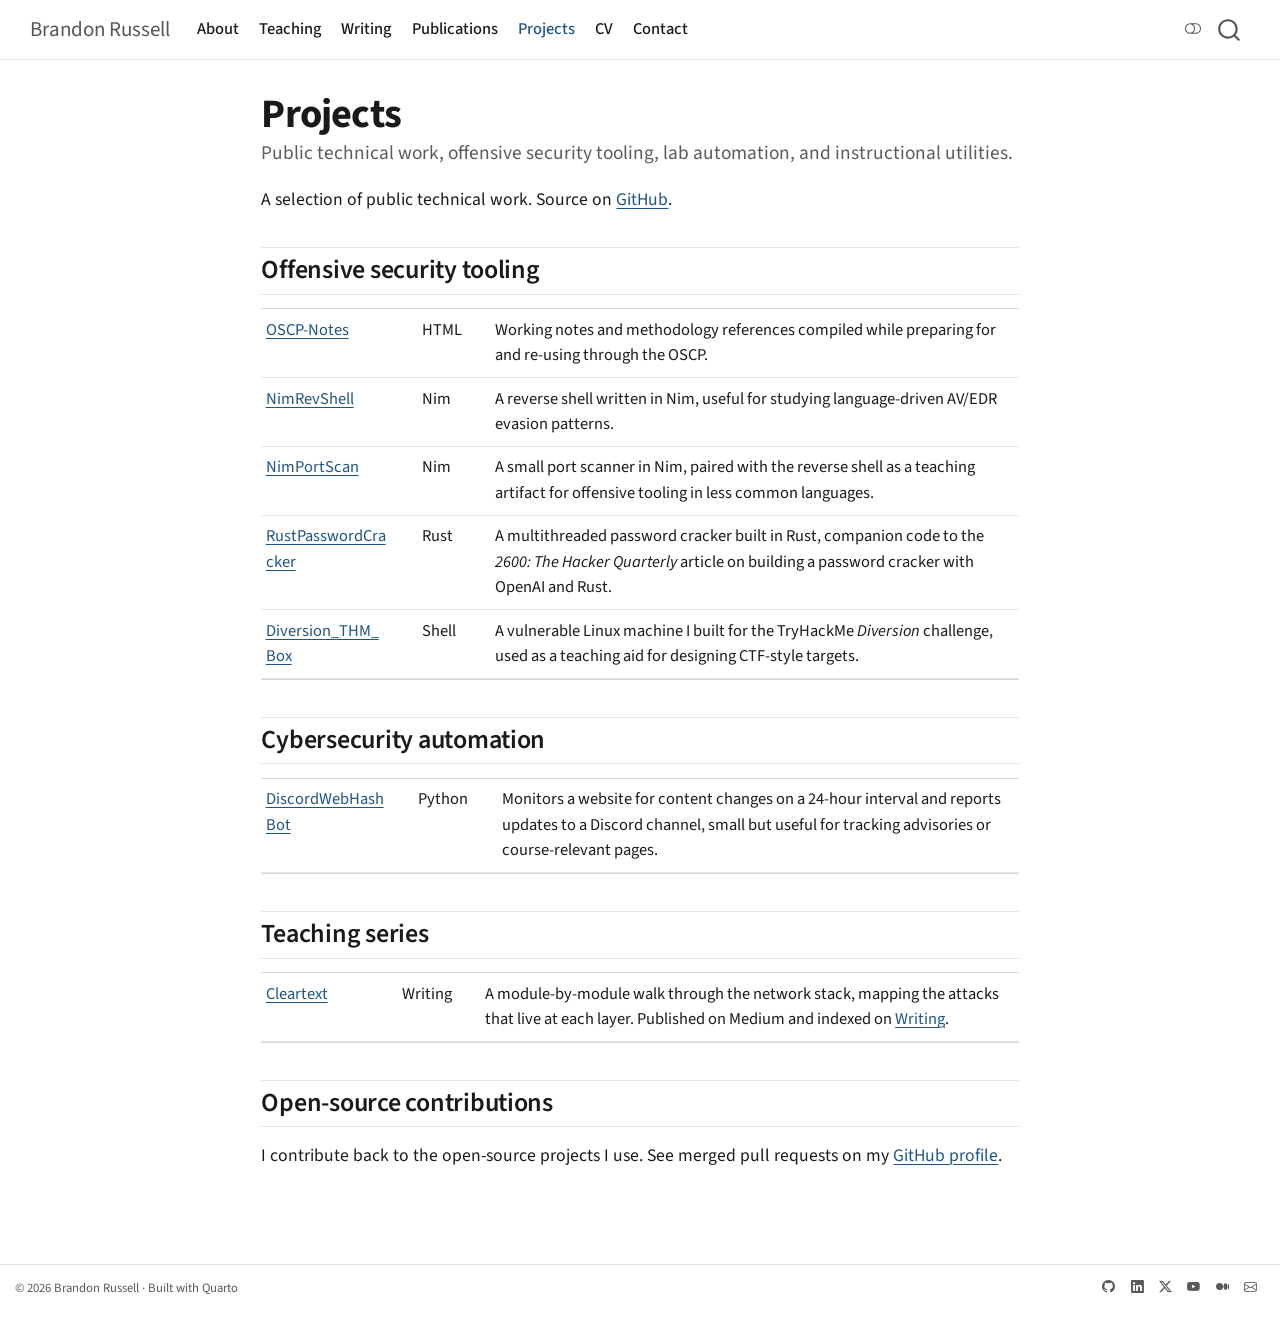
<file: projects.html>
<!DOCTYPE html>
<html xmlns="http://www.w3.org/1999/xhtml" lang="en" xml:lang="en"><head>

<meta charset="utf-8">
<meta name="generator" content="quarto-1.9.37">

<meta name="viewport" content="width=device-width, initial-scale=1.0, user-scalable=yes">

<meta name="description" content="Public technical work, offensive security tooling, lab automation, and instructional utilities.">

<title>Projects – Brandon Russell</title>
<style>
/* Default styles provided by pandoc.
** See https://pandoc.org/MANUAL.html#variables-for-html for config info.
*/
code{white-space: pre-wrap;}
span.smallcaps{font-variant: small-caps;}
div.columns{display: flex; gap: min(4vw, 1.5em);}
div.column{flex: auto; overflow-x: auto;}
div.hanging-indent{margin-left: 1.5em; text-indent: -1.5em;}
ul.task-list{list-style: none;}
ul.task-list li input[type="checkbox"] {
  width: 0.8em;
  margin: 0 0.8em 0.2em -1em; /* quarto-specific, see https://github.com/quarto-dev/quarto-cli/issues/4556 */ 
  vertical-align: middle;
}
</style>


<script src="site_libs/quarto-nav/quarto-nav.js"></script>
<script src="site_libs/clipboard/clipboard.min.js"></script>
<script src="site_libs/quarto-search/autocomplete.umd.js"></script>
<script src="site_libs/quarto-search/fuse.min.js"></script>
<script src="site_libs/quarto-search/quarto-search.js"></script>
<meta name="quarto:offset" content="./">
<link href="./images/favicon.svg" rel="icon" type="image/svg+xml">
<script src="site_libs/quarto-html/quarto.js" type="module"></script>
<script src="site_libs/quarto-html/tabsets/tabsets.js" type="module"></script>
<script src="site_libs/quarto-html/popper.min.js"></script>
<script src="site_libs/quarto-html/tippy.umd.min.js"></script>
<script src="site_libs/quarto-html/anchor.min.js"></script>
<link href="site_libs/quarto-html/tippy.css" rel="stylesheet">
<link href="site_libs/quarto-html/quarto-syntax-highlighting-7f8f88aac4f3542376d5c11b86a4c14d.css" rel="stylesheet" class="quarto-color-scheme" id="quarto-text-highlighting-styles">
<link href="site_libs/quarto-html/quarto-syntax-highlighting-dark-d0ae9245876894da5ac7e18953ecc5cc.css" rel="stylesheet" class="quarto-color-scheme quarto-color-alternate" id="quarto-text-highlighting-styles">
<link href="site_libs/quarto-html/quarto-syntax-highlighting-7f8f88aac4f3542376d5c11b86a4c14d.css" rel="stylesheet" class="quarto-color-scheme-extra" id="quarto-text-highlighting-styles">
<script src="site_libs/bootstrap/bootstrap.min.js"></script>
<link href="site_libs/bootstrap/bootstrap-icons.css" rel="stylesheet">
<link href="site_libs/bootstrap/bootstrap-dd4f3a3afe2cd5481e8a1803fb3d350f.min.css" rel="stylesheet" append-hash="true" class="quarto-color-scheme" id="quarto-bootstrap" data-mode="light">
<link href="site_libs/bootstrap/bootstrap-dark-3bd37e1fc6ed1ef2b548ca512be7642e.min.css" rel="stylesheet" append-hash="true" class="quarto-color-scheme quarto-color-alternate" id="quarto-bootstrap" data-mode="dark">
<link href="site_libs/bootstrap/bootstrap-dd4f3a3afe2cd5481e8a1803fb3d350f.min.css" rel="stylesheet" append-hash="true" class="quarto-color-scheme-extra" id="quarto-bootstrap" data-mode="light">
<script id="quarto-search-options" type="application/json">{
  "location": "navbar",
  "copy-button": false,
  "collapse-after": 3,
  "panel-placement": "end",
  "type": "overlay",
  "limit": 50,
  "keyboard-shortcut": [
    "f",
    "/",
    "s"
  ],
  "show-item-context": false,
  "language": {
    "search-no-results-text": "No results",
    "search-matching-documents-text": "matching documents",
    "search-copy-link-title": "Copy link to search",
    "search-hide-matches-text": "Hide additional matches",
    "search-more-match-text": "more match in this document",
    "search-more-matches-text": "more matches in this document",
    "search-clear-button-title": "Clear",
    "search-text-placeholder": "",
    "search-detached-cancel-button-title": "Cancel",
    "search-submit-button-title": "Submit",
    "search-label": "Search"
  }
}</script>
<style>html{ scroll-behavior: smooth; }</style>
<link rel="preconnect" href="https://fonts.googleapis.com">
<link rel="preconnect" href="https://fonts.gstatic.com" crossorigin="">
<link rel="stylesheet" href="https://fonts.googleapis.com/css2?family=Source+Sans+3:wght@400;500;600;700&amp;family=JetBrains+Mono:wght@400;600&amp;display=swap">


<link rel="stylesheet" href="styles.css">
<meta property="og:title" content="Projects – Brandon Russell">
<meta property="og:description" content="Public technical work, offensive security tooling, lab automation, and instructional utilities.">
<meta property="og:image" content="https://brandonrussell.io/images/social-card.png">
<meta property="og:site_name" content="Brandon Russell">
<meta property="og:image:alt" content="Brandon Russell, Ed.D. - cybersecurity educator and U.S. Air Force cyber officer">
<meta property="og:image:height" content="630">
<meta property="og:image:width" content="1200">
<meta name="twitter:title" content="Projects – Brandon Russell">
<meta name="twitter:description" content="Public technical work, offensive security tooling, lab automation, and instructional utilities.">
<meta name="twitter:image" content="https://brandonrussell.io/images/social-card.png">
<meta name="twitter:creator" content="@Dr_BRussell">
<meta name="twitter:site" content="@Dr_BRussell">
<meta name="twitter:card" content="summary_large_image">
<meta name="twitter:image:alt" content="Brandon Russell, Ed.D. - cybersecurity educator and U.S. Air Force cyber officer">
<meta name="twitter:image-height" content="630">
<meta name="twitter:image-width" content="1200">
<link rel="canonical" href="https://brandonrussell.io/projects.html">
</head>

<body class="nav-fixed fullcontent quarto-light"><script id="quarto-html-before-body" type="application/javascript">
    const toggleBodyColorMode = (bsSheetEl) => {
      const mode = bsSheetEl.getAttribute("data-mode");
      const bodyEl = window.document.querySelector("body");
      if (mode === "dark") {
        bodyEl.classList.add("quarto-dark");
        bodyEl.classList.remove("quarto-light");
      } else {
        bodyEl.classList.add("quarto-light");
        bodyEl.classList.remove("quarto-dark");
      }
    }
    const toggleBodyColorPrimary = () => {
      const bsSheetEl = window.document.querySelector("link#quarto-bootstrap:not([rel=disabled-stylesheet])");
      if (bsSheetEl) {
        toggleBodyColorMode(bsSheetEl);
      }
    }
    const setColorSchemeToggle = (alternate) => {
      const toggles = window.document.querySelectorAll('.quarto-color-scheme-toggle');
      for (let i=0; i < toggles.length; i++) {
        const toggle = toggles[i];
        if (toggle) {
          if (alternate) {
            toggle.classList.add("alternate");
          } else {
            toggle.classList.remove("alternate");
          }
        }
      }
    };
    const toggleColorMode = (alternate) => {
      // Switch the stylesheets
      const primaryStylesheets = window.document.querySelectorAll('link.quarto-color-scheme:not(.quarto-color-alternate)');
      const alternateStylesheets = window.document.querySelectorAll('link.quarto-color-scheme.quarto-color-alternate');
      manageTransitions('#quarto-margin-sidebar .nav-link', false);
      if (alternate) {
        // note: dark is layered on light, we don't disable primary!
        enableStylesheet(alternateStylesheets);
        for (const sheetNode of alternateStylesheets) {
          if (sheetNode.id === "quarto-bootstrap") {
            toggleBodyColorMode(sheetNode);
          }
        }
      } else {
        disableStylesheet(alternateStylesheets);
        enableStylesheet(primaryStylesheets)
        toggleBodyColorPrimary();
      }
      manageTransitions('#quarto-margin-sidebar .nav-link', true);
      // Switch the toggles
      setColorSchemeToggle(alternate)
      // Hack to workaround the fact that safari doesn't
      // properly recolor the scrollbar when toggling (#1455)
      if (navigator.userAgent.indexOf('Safari') > 0 && navigator.userAgent.indexOf('Chrome') == -1) {
        manageTransitions("body", false);
        window.scrollTo(0, 1);
        setTimeout(() => {
          window.scrollTo(0, 0);
          manageTransitions("body", true);
        }, 40);
      }
    }
    const disableStylesheet = (stylesheets) => {
      for (let i=0; i < stylesheets.length; i++) {
        const stylesheet = stylesheets[i];
        stylesheet.rel = 'disabled-stylesheet';
      }
    }
    const enableStylesheet = (stylesheets) => {
      for (let i=0; i < stylesheets.length; i++) {
        const stylesheet = stylesheets[i];
        if(stylesheet.rel !== 'stylesheet') { // for Chrome, which will still FOUC without this check
          stylesheet.rel = 'stylesheet';
        }
      }
    }
    const manageTransitions = (selector, allowTransitions) => {
      const els = window.document.querySelectorAll(selector);
      for (let i=0; i < els.length; i++) {
        const el = els[i];
        if (allowTransitions) {
          el.classList.remove('notransition');
        } else {
          el.classList.add('notransition');
        }
      }
    }
    const isFileUrl = () => {
      return window.location.protocol === 'file:';
    }
    const hasAlternateSentinel = () => {
      let styleSentinel = getColorSchemeSentinel();
      if (styleSentinel !== null) {
        return styleSentinel === "alternate";
      } else {
        return false;
      }
    }
    const setStyleSentinel = (alternate) => {
      const value = alternate ? "alternate" : "default";
      if (!isFileUrl()) {
        window.localStorage.setItem("quarto-color-scheme", value);
      } else {
        localAlternateSentinel = value;
      }
    }
    const getColorSchemeSentinel = () => {
      if (!isFileUrl()) {
        const storageValue = window.localStorage.getItem("quarto-color-scheme");
        return storageValue != null ? storageValue : localAlternateSentinel;
      } else {
        return localAlternateSentinel;
      }
    }
    const toggleGiscusIfUsed = (isAlternate, darkModeDefault) => {
      const baseTheme = document.querySelector('#giscus-base-theme')?.value ?? 'light';
      const alternateTheme = document.querySelector('#giscus-alt-theme')?.value ?? 'dark';
      let newTheme = '';
      if(authorPrefersDark) {
        newTheme = isAlternate ? baseTheme : alternateTheme;
      } else {
        newTheme = isAlternate ? alternateTheme : baseTheme;
      }
      const changeGiscusTheme = () => {
        // From: https://github.com/giscus/giscus/issues/336
        const sendMessage = (message) => {
          const iframe = document.querySelector('iframe.giscus-frame');
          if (!iframe) return;
          iframe.contentWindow.postMessage({ giscus: message }, 'https://giscus.app');
        }
        sendMessage({
          setConfig: {
            theme: newTheme
          }
        });
      }
      const isGiscussLoaded = window.document.querySelector('iframe.giscus-frame') !== null;
      if (isGiscussLoaded) {
        changeGiscusTheme();
      }
    };
    const authorPrefersDark = false;
    const darkModeDefault = authorPrefersDark;
      document.querySelector('link#quarto-text-highlighting-styles.quarto-color-scheme-extra').rel = 'disabled-stylesheet';
      document.querySelector('link#quarto-bootstrap.quarto-color-scheme-extra').rel = 'disabled-stylesheet';
    let localAlternateSentinel = darkModeDefault ? 'alternate' : 'default';
    // Dark / light mode switch
    window.quartoToggleColorScheme = () => {
      // Read the current dark / light value
      let toAlternate = !hasAlternateSentinel();
      toggleColorMode(toAlternate);
      setStyleSentinel(toAlternate);
      toggleGiscusIfUsed(toAlternate, darkModeDefault);
      window.dispatchEvent(new Event('resize'));
    };
    // Switch to dark mode if need be
    if (hasAlternateSentinel()) {
      toggleColorMode(true);
    } else {
      toggleColorMode(false);
    }
  </script>

<div id="quarto-search-results"></div>
  <header id="quarto-header" class="headroom fixed-top">
    <nav class="navbar navbar-expand-lg " data-bs-theme="dark">
      <div class="navbar-container container-fluid">
      <div class="navbar-brand-container mx-auto">
    <a class="navbar-brand" href="./index.html">
    <span class="navbar-title">Brandon Russell</span>
    </a>
  </div>
            <div id="quarto-search" class="" title="Search"></div>
          <button class="navbar-toggler" type="button" data-bs-toggle="collapse" data-bs-target="#navbarCollapse" aria-controls="navbarCollapse" role="menu" aria-expanded="false" aria-label="Toggle navigation" onclick="if (window.quartoToggleHeadroom) { window.quartoToggleHeadroom(); }">
  <span class="navbar-toggler-icon"></span>
</button>
          <div class="collapse navbar-collapse" id="navbarCollapse">
            <ul class="navbar-nav navbar-nav-scroll me-auto">
  <li class="nav-item">
    <a class="nav-link" href="./about.html"> 
<span class="menu-text">About</span></a>
  </li>  
  <li class="nav-item">
    <a class="nav-link" href="./teaching.html"> 
<span class="menu-text">Teaching</span></a>
  </li>  
  <li class="nav-item">
    <a class="nav-link" href="./writing.html"> 
<span class="menu-text">Writing</span></a>
  </li>  
  <li class="nav-item">
    <a class="nav-link" href="./publications.html"> 
<span class="menu-text">Publications</span></a>
  </li>  
  <li class="nav-item">
    <a class="nav-link active" href="./projects.html" aria-current="page"> 
<span class="menu-text">Projects</span></a>
  </li>  
  <li class="nav-item">
    <a class="nav-link" href="./cv.html"> 
<span class="menu-text">CV</span></a>
  </li>  
  <li class="nav-item">
    <a class="nav-link" href="./contact.html"> 
<span class="menu-text">Contact</span></a>
  </li>  
</ul>
          </div> <!-- /navcollapse -->
            <div class="quarto-navbar-tools">
  <a href="" class="quarto-color-scheme-toggle quarto-navigation-tool  px-1" onclick="window.quartoToggleColorScheme(); return false;" title="Toggle dark mode"><i class="bi"></i></a>
</div>
      </div> <!-- /container-fluid -->
    </nav>
</header>
<!-- content -->
<div id="quarto-content" class="quarto-container page-columns page-rows-contents page-layout-article page-navbar">
<!-- sidebar -->
<!-- margin-sidebar -->
    
<!-- main -->
<main class="content" id="quarto-document-content">


<header id="title-block-header" class="quarto-title-block default">
<div class="quarto-title">
<h1 class="title">Projects</h1>
</div>

<div>
  <div class="description">
    Public technical work, offensive security tooling, lab automation, and instructional utilities.
  </div>
</div>


<div class="quarto-title-meta">

    
  
    
  </div>
  


</header>


<p>A selection of public technical work. Source on <a href="https://github.com/Brandon-Russell-1">GitHub</a>.</p>
<section id="offensive-security-tooling" class="level2">
<h2 class="anchored" data-anchor-id="offensive-security-tooling">Offensive security tooling</h2>
<table class="caption-top table">
<tbody>
<tr class="odd">
<td><strong><a href="https://github.com/Brandon-Russell-1/OSCP-Notes">OSCP-Notes</a></strong></td>
<td>HTML</td>
<td>Working notes and methodology references compiled while preparing for and re-using through the OSCP.</td>
</tr>
<tr class="even">
<td><strong><a href="https://github.com/Brandon-Russell-1/NimRevShell">NimRevShell</a></strong></td>
<td>Nim</td>
<td>A reverse shell written in Nim, useful for studying language-driven AV/EDR evasion patterns.</td>
</tr>
<tr class="odd">
<td><strong><a href="https://github.com/Brandon-Russell-1/NimPortScan">NimPortScan</a></strong></td>
<td>Nim</td>
<td>A small port scanner in Nim, paired with the reverse shell as a teaching artifact for offensive tooling in less common languages.</td>
</tr>
<tr class="even">
<td><strong><a href="https://github.com/Brandon-Russell-1/RustPasswordCracker">RustPasswordCracker</a></strong></td>
<td>Rust</td>
<td>A multithreaded password cracker built in Rust, companion code to the <em>2600: The Hacker Quarterly</em> article on building a password cracker with OpenAI and Rust.</td>
</tr>
<tr class="odd">
<td><strong><a href="https://github.com/Brandon-Russell-1/Diversion_THM_Box">Diversion_THM_Box</a></strong></td>
<td>Shell</td>
<td>A vulnerable Linux machine I built for the TryHackMe <em>Diversion</em> challenge, used as a teaching aid for designing CTF-style targets.</td>
</tr>
</tbody>
</table>
</section>
<section id="cybersecurity-automation" class="level2">
<h2 class="anchored" data-anchor-id="cybersecurity-automation">Cybersecurity automation</h2>
<table class="caption-top table">
<tbody>
<tr class="odd">
<td><strong><a href="https://github.com/Brandon-Russell-1/DiscordWebHashBot">DiscordWebHashBot</a></strong></td>
<td>Python</td>
<td>Monitors a website for content changes on a 24-hour interval and reports updates to a Discord channel, small but useful for tracking advisories or course-relevant pages.</td>
</tr>
</tbody>
</table>
</section>
<section id="teaching-series" class="level2">
<h2 class="anchored" data-anchor-id="teaching-series">Teaching series</h2>
<table class="caption-top table">
<tbody>
<tr class="odd">
<td><strong><a href="./writing.html">Cleartext</a></strong></td>
<td>Writing</td>
<td>A module-by-module walk through the network stack, mapping the attacks that live at each layer. Published on Medium and indexed on <a href="./writing.html">Writing</a>.</td>
</tr>
</tbody>
</table>
</section>
<section id="open-source-contributions" class="level2">
<h2 class="anchored" data-anchor-id="open-source-contributions">Open-source contributions</h2>
<p>I contribute back to the open-source projects I use. See merged pull requests on my <a href="https://github.com/Brandon-Russell-1">GitHub profile</a>.</p>


</section>

</main> <!-- /main -->
<script id="quarto-html-after-body" type="application/javascript">
  window.document.addEventListener("DOMContentLoaded", function (event) {
    // Ensure there is a toggle, if there isn't float one in the top right
    if (window.document.querySelector('.quarto-color-scheme-toggle') === null) {
      const a = window.document.createElement('a');
      a.classList.add('top-right');
      a.classList.add('quarto-color-scheme-toggle');
      a.href = "";
      a.onclick = function() { try { window.quartoToggleColorScheme(); } catch {} return false; };
      const i = window.document.createElement("i");
      i.classList.add('bi');
      a.appendChild(i);
      window.document.body.appendChild(a);
    }
    setColorSchemeToggle(hasAlternateSentinel())
    const icon = "";
    const anchorJS = new window.AnchorJS();
    anchorJS.options = {
      placement: 'right',
      icon: icon
    };
    anchorJS.add('.anchored');
    const isCodeAnnotation = (el) => {
      for (const clz of el.classList) {
        if (clz.startsWith('code-annotation-')) {                     
          return true;
        }
      }
      return false;
    }
    const onCopySuccess = function(e) {
      // button target
      const button = e.trigger;
      // don't keep focus
      button.blur();
      // flash "checked"
      button.classList.add('code-copy-button-checked');
      var currentTitle = button.getAttribute("title");
      button.setAttribute("title", "Copied!");
      let tooltip;
      if (window.bootstrap) {
        button.setAttribute("data-bs-toggle", "tooltip");
        button.setAttribute("data-bs-placement", "left");
        button.setAttribute("data-bs-title", "Copied!");
        tooltip = new bootstrap.Tooltip(button, 
          { trigger: "manual", 
            customClass: "code-copy-button-tooltip",
            offset: [0, -8]});
        tooltip.show();    
      }
      setTimeout(function() {
        if (tooltip) {
          tooltip.hide();
          button.removeAttribute("data-bs-title");
          button.removeAttribute("data-bs-toggle");
          button.removeAttribute("data-bs-placement");
        }
        button.setAttribute("title", currentTitle);
        button.classList.remove('code-copy-button-checked');
      }, 1000);
      // clear code selection
      e.clearSelection();
    }
    const getTextToCopy = function(trigger) {
      const outerScaffold = trigger.parentElement.cloneNode(true);
      const codeEl = outerScaffold.querySelector('code');
      for (const childEl of codeEl.children) {
        if (isCodeAnnotation(childEl)) {
          childEl.remove();
        }
      }
      return codeEl.innerText;
    }
    const clipboard = new window.ClipboardJS('.code-copy-button:not([data-in-quarto-modal])', {
      text: getTextToCopy
    });
    clipboard.on('success', onCopySuccess);
    if (window.document.getElementById('quarto-embedded-source-code-modal')) {
      const clipboardModal = new window.ClipboardJS('.code-copy-button[data-in-quarto-modal]', {
        text: getTextToCopy,
        container: window.document.getElementById('quarto-embedded-source-code-modal')
      });
      clipboardModal.on('success', onCopySuccess);
    }
      var localhostRegex = new RegExp(/^(?:http|https):\/\/localhost\:?[0-9]*\//);
      var mailtoRegex = new RegExp(/^mailto:/);
        var filterRegex = new RegExp("https:\/\/brandonrussell\.io");
      var isInternal = (href) => {
          return filterRegex.test(href) || localhostRegex.test(href) || mailtoRegex.test(href);
      }
      // Inspect non-navigation links and adorn them if external
     var links = window.document.querySelectorAll('a[href]:not(.nav-link):not(.navbar-brand):not(.toc-action):not(.sidebar-link):not(.sidebar-item-toggle):not(.pagination-link):not(.no-external):not([aria-hidden]):not(.dropdown-item):not(.quarto-navigation-tool):not(.about-link)');
      for (var i=0; i<links.length; i++) {
        const link = links[i];
        if (!isInternal(link.href)) {
          // undo the damage that might have been done by quarto-nav.js in the case of
          // links that we want to consider external
          if (link.dataset.originalHref !== undefined) {
            link.href = link.dataset.originalHref;
          }
        }
      }
    function tippyHover(el, contentFn, onTriggerFn, onUntriggerFn) {
      const config = {
        allowHTML: true,
        maxWidth: 500,
        delay: 100,
        arrow: false,
        appendTo: function(el) {
            return el.parentElement;
        },
        interactive: true,
        interactiveBorder: 10,
        theme: 'quarto',
        placement: 'bottom-start',
      };
      if (contentFn) {
        config.content = contentFn;
      }
      if (onTriggerFn) {
        config.onTrigger = onTriggerFn;
      }
      if (onUntriggerFn) {
        config.onUntrigger = onUntriggerFn;
      }
      window.tippy(el, config); 
    }
    const noterefs = window.document.querySelectorAll('a[role="doc-noteref"]');
    for (var i=0; i<noterefs.length; i++) {
      const ref = noterefs[i];
      tippyHover(ref, function() {
        // use id or data attribute instead here
        let href = ref.getAttribute('data-footnote-href') || ref.getAttribute('href');
        try { href = new URL(href).hash; } catch {}
        const id = href.replace(/^#\/?/, "");
        const note = window.document.getElementById(id);
        if (note) {
          return note.innerHTML;
        } else {
          return "";
        }
      });
    }
    const xrefs = window.document.querySelectorAll('a.quarto-xref');
    const processXRef = (id, note) => {
      // Strip column container classes
      const stripColumnClz = (el) => {
        el.classList.remove("page-full", "page-columns");
        if (el.children) {
          for (const child of el.children) {
            stripColumnClz(child);
          }
        }
      }
      stripColumnClz(note)
      if (id === null || id.startsWith('sec-')) {
        // Special case sections, only their first couple elements
        const container = document.createElement("div");
        if (note.children && note.children.length > 2) {
          container.appendChild(note.children[0].cloneNode(true));
          for (let i = 1; i < note.children.length; i++) {
            const child = note.children[i];
            if (child.tagName === "P" && child.innerText === "") {
              continue;
            } else {
              container.appendChild(child.cloneNode(true));
              break;
            }
          }
          if (window.Quarto?.typesetMath) {
            window.Quarto.typesetMath(container);
          }
          return container.innerHTML
        } else {
          if (window.Quarto?.typesetMath) {
            window.Quarto.typesetMath(note);
          }
          return note.innerHTML;
        }
      } else {
        // Remove any anchor links if they are present
        const anchorLink = note.querySelector('a.anchorjs-link');
        if (anchorLink) {
          anchorLink.remove();
        }
        if (window.Quarto?.typesetMath) {
          window.Quarto.typesetMath(note);
        }
        if (note.classList.contains("callout")) {
          return note.outerHTML;
        } else {
          return note.innerHTML;
        }
      }
    }
    for (var i=0; i<xrefs.length; i++) {
      const xref = xrefs[i];
      tippyHover(xref, undefined, function(instance) {
        instance.disable();
        let url = xref.getAttribute('href');
        let hash = undefined; 
        if (url.startsWith('#')) {
          hash = url;
        } else {
          try { hash = new URL(url).hash; } catch {}
        }
        if (hash) {
          const id = hash.replace(/^#\/?/, "");
          const note = window.document.getElementById(id);
          if (note !== null) {
            try {
              const html = processXRef(id, note.cloneNode(true));
              instance.setContent(html);
            } finally {
              instance.enable();
              instance.show();
            }
          } else {
            // See if we can fetch this
            fetch(url.split('#')[0])
            .then(res => res.text())
            .then(html => {
              const parser = new DOMParser();
              const htmlDoc = parser.parseFromString(html, "text/html");
              const note = htmlDoc.getElementById(id);
              if (note !== null) {
                const html = processXRef(id, note);
                instance.setContent(html);
              } 
            }).finally(() => {
              instance.enable();
              instance.show();
            });
          }
        } else {
          // See if we can fetch a full url (with no hash to target)
          // This is a special case and we should probably do some content thinning / targeting
          fetch(url)
          .then(res => res.text())
          .then(html => {
            const parser = new DOMParser();
            const htmlDoc = parser.parseFromString(html, "text/html");
            const note = htmlDoc.querySelector('main.content');
            if (note !== null) {
              // This should only happen for chapter cross references
              // (since there is no id in the URL)
              // remove the first header
              if (note.children.length > 0 && note.children[0].tagName === "HEADER") {
                note.children[0].remove();
              }
              const html = processXRef(null, note);
              instance.setContent(html);
            } 
          }).finally(() => {
            instance.enable();
            instance.show();
          });
        }
      }, function(instance) {
      });
    }
        let selectedAnnoteEl;
        const selectorForAnnotation = ( cell, annotation) => {
          let cellAttr = 'data-code-cell="' + cell + '"';
          let lineAttr = 'data-code-annotation="' +  annotation + '"';
          const selector = 'span[' + cellAttr + '][' + lineAttr + ']';
          return selector;
        }
        const selectCodeLines = (annoteEl) => {
          const doc = window.document;
          const targetCell = annoteEl.getAttribute("data-target-cell");
          const targetAnnotation = annoteEl.getAttribute("data-target-annotation");
          const annoteSpan = window.document.querySelector(selectorForAnnotation(targetCell, targetAnnotation));
          const lines = annoteSpan.getAttribute("data-code-lines").split(",");
          const lineIds = lines.map((line) => {
            return targetCell + "-" + line;
          })
          let top = null;
          let height = null;
          let parent = null;
          if (lineIds.length > 0) {
              //compute the position of the single el (top and bottom and make a div)
              const el = window.document.getElementById(lineIds[0]);
              top = el.offsetTop;
              height = el.offsetHeight;
              parent = el.parentElement.parentElement;
            if (lineIds.length > 1) {
              const lastEl = window.document.getElementById(lineIds[lineIds.length - 1]);
              const bottom = lastEl.offsetTop + lastEl.offsetHeight;
              height = bottom - top;
            }
            if (top !== null && height !== null && parent !== null) {
              // cook up a div (if necessary) and position it 
              let div = window.document.getElementById("code-annotation-line-highlight");
              if (div === null) {
                div = window.document.createElement("div");
                div.setAttribute("id", "code-annotation-line-highlight");
                div.style.position = 'absolute';
                parent.appendChild(div);
              }
              div.style.top = top - 2 + "px";
              div.style.height = height + 4 + "px";
              div.style.left = 0;
              let gutterDiv = window.document.getElementById("code-annotation-line-highlight-gutter");
              if (gutterDiv === null) {
                gutterDiv = window.document.createElement("div");
                gutterDiv.setAttribute("id", "code-annotation-line-highlight-gutter");
                gutterDiv.style.position = 'absolute';
                const codeCell = window.document.getElementById(targetCell);
                const gutter = codeCell.querySelector('.code-annotation-gutter');
                gutter.appendChild(gutterDiv);
              }
              gutterDiv.style.top = top - 2 + "px";
              gutterDiv.style.height = height + 4 + "px";
            }
            selectedAnnoteEl = annoteEl;
          }
        };
        const unselectCodeLines = () => {
          const elementsIds = ["code-annotation-line-highlight", "code-annotation-line-highlight-gutter"];
          elementsIds.forEach((elId) => {
            const div = window.document.getElementById(elId);
            if (div) {
              div.remove();
            }
          });
          selectedAnnoteEl = undefined;
        };
          // Handle positioning of the toggle
      window.addEventListener(
        "resize",
        throttle(() => {
          elRect = undefined;
          if (selectedAnnoteEl) {
            selectCodeLines(selectedAnnoteEl);
          }
        }, 10)
      );
      function throttle(fn, ms) {
      let throttle = false;
      let timer;
        return (...args) => {
          if(!throttle) { // first call gets through
              fn.apply(this, args);
              throttle = true;
          } else { // all the others get throttled
              if(timer) clearTimeout(timer); // cancel #2
              timer = setTimeout(() => {
                fn.apply(this, args);
                timer = throttle = false;
              }, ms);
          }
        };
      }
        // Attach click handler to the DT
        const annoteDls = window.document.querySelectorAll('dt[data-target-cell]');
        for (const annoteDlNode of annoteDls) {
          annoteDlNode.addEventListener('click', (event) => {
            const clickedEl = event.target;
            if (clickedEl !== selectedAnnoteEl) {
              unselectCodeLines();
              const activeEl = window.document.querySelector('dt[data-target-cell].code-annotation-active');
              if (activeEl) {
                activeEl.classList.remove('code-annotation-active');
              }
              selectCodeLines(clickedEl);
              clickedEl.classList.add('code-annotation-active');
            } else {
              // Unselect the line
              unselectCodeLines();
              clickedEl.classList.remove('code-annotation-active');
            }
          });
        }
    const findCites = (el) => {
      const parentEl = el.parentElement;
      if (parentEl) {
        const cites = parentEl.dataset.cites;
        if (cites) {
          return {
            el,
            cites: cites.split(' ')
          };
        } else {
          return findCites(el.parentElement)
        }
      } else {
        return undefined;
      }
    };
    var bibliorefs = window.document.querySelectorAll('a[role="doc-biblioref"]');
    for (var i=0; i<bibliorefs.length; i++) {
      const ref = bibliorefs[i];
      const citeInfo = findCites(ref);
      if (citeInfo) {
        tippyHover(citeInfo.el, function() {
          var popup = window.document.createElement('div');
          citeInfo.cites.forEach(function(cite) {
            var citeDiv = window.document.createElement('div');
            citeDiv.classList.add('hanging-indent');
            citeDiv.classList.add('csl-entry');
            var biblioDiv = window.document.getElementById('ref-' + cite);
            if (biblioDiv) {
              citeDiv.innerHTML = biblioDiv.innerHTML;
            }
            popup.appendChild(citeDiv);
          });
          return popup.innerHTML;
        });
      }
    }
  });
  </script>
</div> <!-- /content -->
<footer class="footer">
  <div class="nav-footer">
    <div class="nav-footer-left">
<p>© 2026 Brandon Russell · Built with <a href="https://quarto.org">Quarto</a></p>
</div>   
    <div class="nav-footer-center">
      &nbsp;
    </div>
    <div class="nav-footer-right">
      <ul class="footer-items list-unstyled">
    <li class="nav-item compact">
    <a class="nav-link" href="https://github.com/Brandon-Russell-1">
      <i class="bi bi-github" role="img">
</i> 
    </a>
  </li>  
    <li class="nav-item compact">
    <a class="nav-link" href="https://www.linkedin.com/in/brandon-r-russell/">
      <i class="bi bi-linkedin" role="img">
</i> 
    </a>
  </li>  
    <li class="nav-item compact">
    <a class="nav-link" href="https://x.com/Dr_BRussell">
      <i class="bi bi-twitter-x" role="img">
</i> 
    </a>
  </li>  
    <li class="nav-item compact">
    <a class="nav-link" href="https://www.youtube.com/@Dr.BrandonRussell">
      <i class="bi bi-youtube" role="img">
</i> 
    </a>
  </li>  
    <li class="nav-item compact">
    <a class="nav-link" href="https://medium.com/@brandon.r.russell.1">
      <i class="bi bi-medium" role="img">
</i> 
    </a>
  </li>  
    <li class="nav-item compact">
    <a class="nav-link" href="mailto:brandon.r.russell.1@gmail.com">
      <i class="bi bi-envelope" role="img">
</i> 
    </a>
  </li>  
</ul>
    </div>
  </div>
</footer>




<script src="site_libs/quarto-html/zenscroll-min.js"></script>
</body></html>
</file>
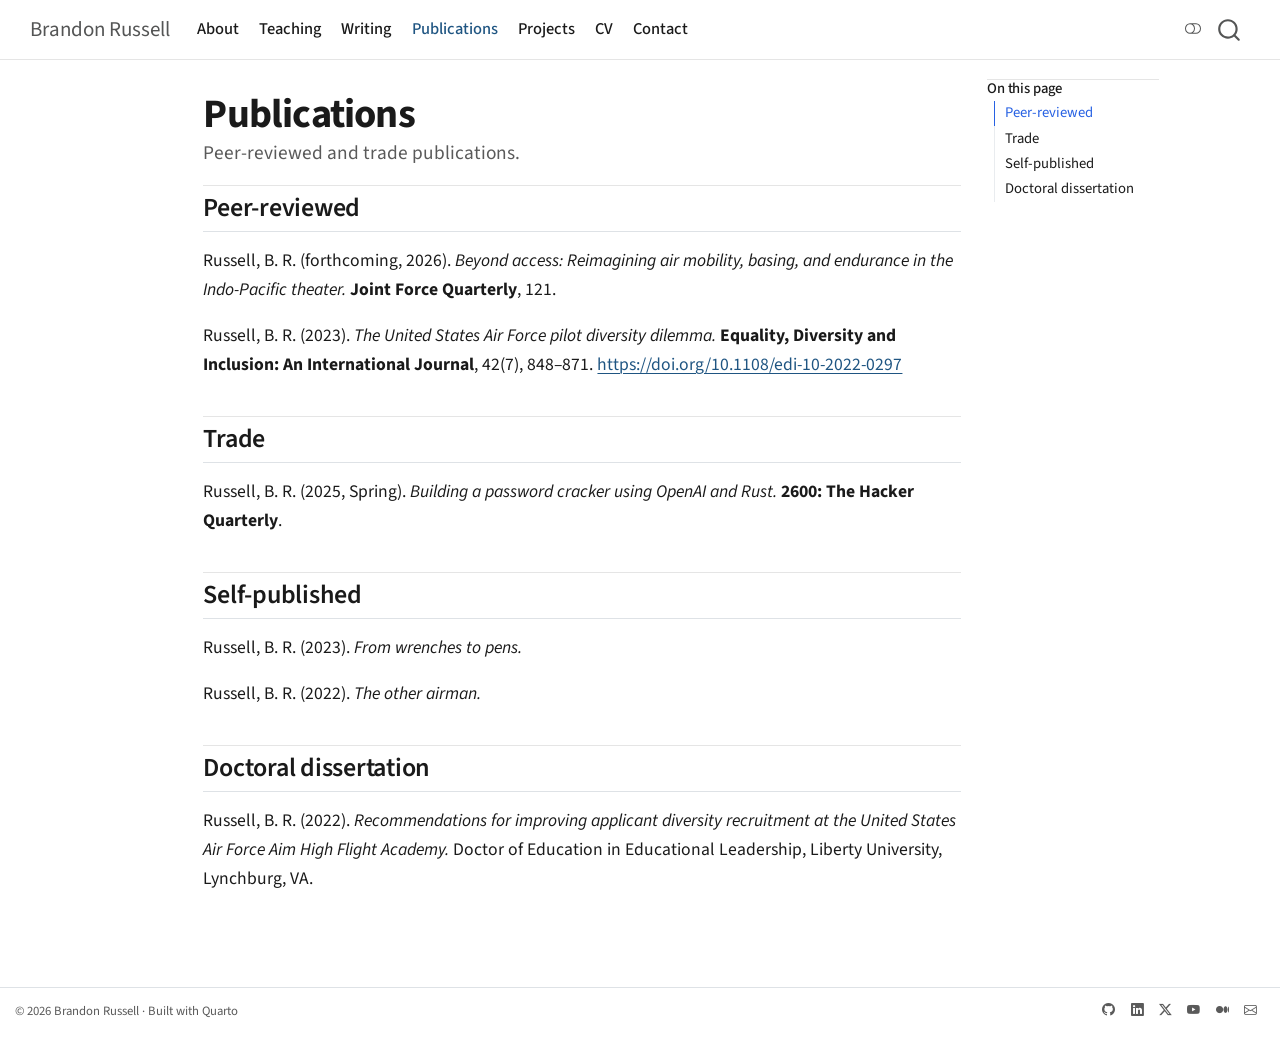
<file: publications.html>
<!DOCTYPE html>
<html xmlns="http://www.w3.org/1999/xhtml" lang="en" xml:lang="en"><head>

<meta charset="utf-8">
<meta name="generator" content="quarto-1.9.37">

<meta name="viewport" content="width=device-width, initial-scale=1.0, user-scalable=yes">

<meta name="description" content="Peer-reviewed and trade publications.">

<title>Publications – Brandon Russell</title>
<style>
/* Default styles provided by pandoc.
** See https://pandoc.org/MANUAL.html#variables-for-html for config info.
*/
code{white-space: pre-wrap;}
span.smallcaps{font-variant: small-caps;}
div.columns{display: flex; gap: min(4vw, 1.5em);}
div.column{flex: auto; overflow-x: auto;}
div.hanging-indent{margin-left: 1.5em; text-indent: -1.5em;}
ul.task-list{list-style: none;}
ul.task-list li input[type="checkbox"] {
  width: 0.8em;
  margin: 0 0.8em 0.2em -1em; /* quarto-specific, see https://github.com/quarto-dev/quarto-cli/issues/4556 */ 
  vertical-align: middle;
}
</style>


<script src="site_libs/quarto-nav/quarto-nav.js"></script>
<script src="site_libs/clipboard/clipboard.min.js"></script>
<script src="site_libs/quarto-search/autocomplete.umd.js"></script>
<script src="site_libs/quarto-search/fuse.min.js"></script>
<script src="site_libs/quarto-search/quarto-search.js"></script>
<meta name="quarto:offset" content="./">
<link href="./images/favicon.svg" rel="icon" type="image/svg+xml">
<script src="site_libs/quarto-html/quarto.js" type="module"></script>
<script src="site_libs/quarto-html/tabsets/tabsets.js" type="module"></script>
<script src="site_libs/quarto-html/popper.min.js"></script>
<script src="site_libs/quarto-html/tippy.umd.min.js"></script>
<script src="site_libs/quarto-html/anchor.min.js"></script>
<link href="site_libs/quarto-html/tippy.css" rel="stylesheet">
<link href="site_libs/quarto-html/quarto-syntax-highlighting-7f8f88aac4f3542376d5c11b86a4c14d.css" rel="stylesheet" class="quarto-color-scheme" id="quarto-text-highlighting-styles">
<link href="site_libs/quarto-html/quarto-syntax-highlighting-dark-d0ae9245876894da5ac7e18953ecc5cc.css" rel="stylesheet" class="quarto-color-scheme quarto-color-alternate" id="quarto-text-highlighting-styles">
<link href="site_libs/quarto-html/quarto-syntax-highlighting-7f8f88aac4f3542376d5c11b86a4c14d.css" rel="stylesheet" class="quarto-color-scheme-extra" id="quarto-text-highlighting-styles">
<script src="site_libs/bootstrap/bootstrap.min.js"></script>
<link href="site_libs/bootstrap/bootstrap-icons.css" rel="stylesheet">
<link href="site_libs/bootstrap/bootstrap-dd4f3a3afe2cd5481e8a1803fb3d350f.min.css" rel="stylesheet" append-hash="true" class="quarto-color-scheme" id="quarto-bootstrap" data-mode="light">
<link href="site_libs/bootstrap/bootstrap-dark-3bd37e1fc6ed1ef2b548ca512be7642e.min.css" rel="stylesheet" append-hash="true" class="quarto-color-scheme quarto-color-alternate" id="quarto-bootstrap" data-mode="dark">
<link href="site_libs/bootstrap/bootstrap-dd4f3a3afe2cd5481e8a1803fb3d350f.min.css" rel="stylesheet" append-hash="true" class="quarto-color-scheme-extra" id="quarto-bootstrap" data-mode="light">
<script id="quarto-search-options" type="application/json">{
  "location": "navbar",
  "copy-button": false,
  "collapse-after": 3,
  "panel-placement": "end",
  "type": "overlay",
  "limit": 50,
  "keyboard-shortcut": [
    "f",
    "/",
    "s"
  ],
  "show-item-context": false,
  "language": {
    "search-no-results-text": "No results",
    "search-matching-documents-text": "matching documents",
    "search-copy-link-title": "Copy link to search",
    "search-hide-matches-text": "Hide additional matches",
    "search-more-match-text": "more match in this document",
    "search-more-matches-text": "more matches in this document",
    "search-clear-button-title": "Clear",
    "search-text-placeholder": "",
    "search-detached-cancel-button-title": "Cancel",
    "search-submit-button-title": "Submit",
    "search-label": "Search"
  }
}</script>
<style>html{ scroll-behavior: smooth; }</style>
<link rel="preconnect" href="https://fonts.googleapis.com">
<link rel="preconnect" href="https://fonts.gstatic.com" crossorigin="">
<link rel="stylesheet" href="https://fonts.googleapis.com/css2?family=Source+Sans+3:wght@400;500;600;700&amp;family=JetBrains+Mono:wght@400;600&amp;display=swap">


<link rel="stylesheet" href="styles.css">
<meta property="og:title" content="Publications – Brandon Russell">
<meta property="og:description" content="Peer-reviewed and trade publications.">
<meta property="og:image" content="https://brandonrussell.io/images/social-card.png">
<meta property="og:site_name" content="Brandon Russell">
<meta property="og:image:alt" content="Brandon Russell, Ed.D. - cybersecurity educator and U.S. Air Force cyber officer">
<meta property="og:image:height" content="630">
<meta property="og:image:width" content="1200">
<meta name="twitter:title" content="Publications – Brandon Russell">
<meta name="twitter:description" content="Peer-reviewed and trade publications.">
<meta name="twitter:image" content="https://brandonrussell.io/images/social-card.png">
<meta name="twitter:creator" content="@Dr_BRussell">
<meta name="twitter:site" content="@Dr_BRussell">
<meta name="twitter:card" content="summary_large_image">
<meta name="twitter:image:alt" content="Brandon Russell, Ed.D. - cybersecurity educator and U.S. Air Force cyber officer">
<meta name="twitter:image-height" content="630">
<meta name="twitter:image-width" content="1200">
<link rel="canonical" href="https://brandonrussell.io/publications.html">
</head>

<body class="nav-fixed quarto-light"><script id="quarto-html-before-body" type="application/javascript">
    const toggleBodyColorMode = (bsSheetEl) => {
      const mode = bsSheetEl.getAttribute("data-mode");
      const bodyEl = window.document.querySelector("body");
      if (mode === "dark") {
        bodyEl.classList.add("quarto-dark");
        bodyEl.classList.remove("quarto-light");
      } else {
        bodyEl.classList.add("quarto-light");
        bodyEl.classList.remove("quarto-dark");
      }
    }
    const toggleBodyColorPrimary = () => {
      const bsSheetEl = window.document.querySelector("link#quarto-bootstrap:not([rel=disabled-stylesheet])");
      if (bsSheetEl) {
        toggleBodyColorMode(bsSheetEl);
      }
    }
    const setColorSchemeToggle = (alternate) => {
      const toggles = window.document.querySelectorAll('.quarto-color-scheme-toggle');
      for (let i=0; i < toggles.length; i++) {
        const toggle = toggles[i];
        if (toggle) {
          if (alternate) {
            toggle.classList.add("alternate");
          } else {
            toggle.classList.remove("alternate");
          }
        }
      }
    };
    const toggleColorMode = (alternate) => {
      // Switch the stylesheets
      const primaryStylesheets = window.document.querySelectorAll('link.quarto-color-scheme:not(.quarto-color-alternate)');
      const alternateStylesheets = window.document.querySelectorAll('link.quarto-color-scheme.quarto-color-alternate');
      manageTransitions('#quarto-margin-sidebar .nav-link', false);
      if (alternate) {
        // note: dark is layered on light, we don't disable primary!
        enableStylesheet(alternateStylesheets);
        for (const sheetNode of alternateStylesheets) {
          if (sheetNode.id === "quarto-bootstrap") {
            toggleBodyColorMode(sheetNode);
          }
        }
      } else {
        disableStylesheet(alternateStylesheets);
        enableStylesheet(primaryStylesheets)
        toggleBodyColorPrimary();
      }
      manageTransitions('#quarto-margin-sidebar .nav-link', true);
      // Switch the toggles
      setColorSchemeToggle(alternate)
      // Hack to workaround the fact that safari doesn't
      // properly recolor the scrollbar when toggling (#1455)
      if (navigator.userAgent.indexOf('Safari') > 0 && navigator.userAgent.indexOf('Chrome') == -1) {
        manageTransitions("body", false);
        window.scrollTo(0, 1);
        setTimeout(() => {
          window.scrollTo(0, 0);
          manageTransitions("body", true);
        }, 40);
      }
    }
    const disableStylesheet = (stylesheets) => {
      for (let i=0; i < stylesheets.length; i++) {
        const stylesheet = stylesheets[i];
        stylesheet.rel = 'disabled-stylesheet';
      }
    }
    const enableStylesheet = (stylesheets) => {
      for (let i=0; i < stylesheets.length; i++) {
        const stylesheet = stylesheets[i];
        if(stylesheet.rel !== 'stylesheet') { // for Chrome, which will still FOUC without this check
          stylesheet.rel = 'stylesheet';
        }
      }
    }
    const manageTransitions = (selector, allowTransitions) => {
      const els = window.document.querySelectorAll(selector);
      for (let i=0; i < els.length; i++) {
        const el = els[i];
        if (allowTransitions) {
          el.classList.remove('notransition');
        } else {
          el.classList.add('notransition');
        }
      }
    }
    const isFileUrl = () => {
      return window.location.protocol === 'file:';
    }
    const hasAlternateSentinel = () => {
      let styleSentinel = getColorSchemeSentinel();
      if (styleSentinel !== null) {
        return styleSentinel === "alternate";
      } else {
        return false;
      }
    }
    const setStyleSentinel = (alternate) => {
      const value = alternate ? "alternate" : "default";
      if (!isFileUrl()) {
        window.localStorage.setItem("quarto-color-scheme", value);
      } else {
        localAlternateSentinel = value;
      }
    }
    const getColorSchemeSentinel = () => {
      if (!isFileUrl()) {
        const storageValue = window.localStorage.getItem("quarto-color-scheme");
        return storageValue != null ? storageValue : localAlternateSentinel;
      } else {
        return localAlternateSentinel;
      }
    }
    const toggleGiscusIfUsed = (isAlternate, darkModeDefault) => {
      const baseTheme = document.querySelector('#giscus-base-theme')?.value ?? 'light';
      const alternateTheme = document.querySelector('#giscus-alt-theme')?.value ?? 'dark';
      let newTheme = '';
      if(authorPrefersDark) {
        newTheme = isAlternate ? baseTheme : alternateTheme;
      } else {
        newTheme = isAlternate ? alternateTheme : baseTheme;
      }
      const changeGiscusTheme = () => {
        // From: https://github.com/giscus/giscus/issues/336
        const sendMessage = (message) => {
          const iframe = document.querySelector('iframe.giscus-frame');
          if (!iframe) return;
          iframe.contentWindow.postMessage({ giscus: message }, 'https://giscus.app');
        }
        sendMessage({
          setConfig: {
            theme: newTheme
          }
        });
      }
      const isGiscussLoaded = window.document.querySelector('iframe.giscus-frame') !== null;
      if (isGiscussLoaded) {
        changeGiscusTheme();
      }
    };
    const authorPrefersDark = false;
    const darkModeDefault = authorPrefersDark;
      document.querySelector('link#quarto-text-highlighting-styles.quarto-color-scheme-extra').rel = 'disabled-stylesheet';
      document.querySelector('link#quarto-bootstrap.quarto-color-scheme-extra').rel = 'disabled-stylesheet';
    let localAlternateSentinel = darkModeDefault ? 'alternate' : 'default';
    // Dark / light mode switch
    window.quartoToggleColorScheme = () => {
      // Read the current dark / light value
      let toAlternate = !hasAlternateSentinel();
      toggleColorMode(toAlternate);
      setStyleSentinel(toAlternate);
      toggleGiscusIfUsed(toAlternate, darkModeDefault);
      window.dispatchEvent(new Event('resize'));
    };
    // Switch to dark mode if need be
    if (hasAlternateSentinel()) {
      toggleColorMode(true);
    } else {
      toggleColorMode(false);
    }
  </script>

<div id="quarto-search-results"></div>
  <header id="quarto-header" class="headroom fixed-top">
    <nav class="navbar navbar-expand-lg " data-bs-theme="dark">
      <div class="navbar-container container-fluid">
      <div class="navbar-brand-container mx-auto">
    <a class="navbar-brand" href="./index.html">
    <span class="navbar-title">Brandon Russell</span>
    </a>
  </div>
            <div id="quarto-search" class="" title="Search"></div>
          <button class="navbar-toggler" type="button" data-bs-toggle="collapse" data-bs-target="#navbarCollapse" aria-controls="navbarCollapse" role="menu" aria-expanded="false" aria-label="Toggle navigation" onclick="if (window.quartoToggleHeadroom) { window.quartoToggleHeadroom(); }">
  <span class="navbar-toggler-icon"></span>
</button>
          <div class="collapse navbar-collapse" id="navbarCollapse">
            <ul class="navbar-nav navbar-nav-scroll me-auto">
  <li class="nav-item">
    <a class="nav-link" href="./about.html"> 
<span class="menu-text">About</span></a>
  </li>  
  <li class="nav-item">
    <a class="nav-link" href="./teaching.html"> 
<span class="menu-text">Teaching</span></a>
  </li>  
  <li class="nav-item">
    <a class="nav-link" href="./writing.html"> 
<span class="menu-text">Writing</span></a>
  </li>  
  <li class="nav-item">
    <a class="nav-link active" href="./publications.html" aria-current="page"> 
<span class="menu-text">Publications</span></a>
  </li>  
  <li class="nav-item">
    <a class="nav-link" href="./projects.html"> 
<span class="menu-text">Projects</span></a>
  </li>  
  <li class="nav-item">
    <a class="nav-link" href="./cv.html"> 
<span class="menu-text">CV</span></a>
  </li>  
  <li class="nav-item">
    <a class="nav-link" href="./contact.html"> 
<span class="menu-text">Contact</span></a>
  </li>  
</ul>
          </div> <!-- /navcollapse -->
            <div class="quarto-navbar-tools">
  <a href="" class="quarto-color-scheme-toggle quarto-navigation-tool  px-1" onclick="window.quartoToggleColorScheme(); return false;" title="Toggle dark mode"><i class="bi"></i></a>
</div>
      </div> <!-- /container-fluid -->
    </nav>
</header>
<!-- content -->
<div id="quarto-content" class="quarto-container page-columns page-rows-contents page-layout-article page-navbar">
<!-- sidebar -->
<!-- margin-sidebar -->
    <div id="quarto-margin-sidebar" class="sidebar margin-sidebar">
        <nav id="TOC" role="doc-toc" class="toc-active">
    <h2 id="toc-title">On this page</h2>
   
  <ul class="collapse">
  <li><a href="#peer-reviewed" id="toc-peer-reviewed" class="nav-link active" data-scroll-target="#peer-reviewed">Peer-reviewed</a></li>
  <li><a href="#trade" id="toc-trade" class="nav-link" data-scroll-target="#trade">Trade</a></li>
  <li><a href="#self-published" id="toc-self-published" class="nav-link" data-scroll-target="#self-published">Self-published</a></li>
  <li><a href="#doctoral-dissertation" id="toc-doctoral-dissertation" class="nav-link" data-scroll-target="#doctoral-dissertation">Doctoral dissertation</a></li>
  </ul>
</nav>
    </div>
<!-- main -->
<main class="content" id="quarto-document-content">


<header id="title-block-header" class="quarto-title-block default">
<div class="quarto-title">
<h1 class="title">Publications</h1>
</div>

<div>
  <div class="description">
    Peer-reviewed and trade publications.
  </div>
</div>


<div class="quarto-title-meta">

    
  
    
  </div>
  


</header>


<section id="peer-reviewed" class="level2">
<h2 class="anchored" data-anchor-id="peer-reviewed">Peer-reviewed</h2>
<p>Russell, B. R. (forthcoming, 2026). <em>Beyond access: Reimagining air mobility, basing, and endurance in the Indo-Pacific theater.</em> <strong>Joint Force Quarterly</strong>, 121.</p>
<p>Russell, B. R. (2023). <em>The United States Air Force pilot diversity dilemma.</em> <strong>Equality, Diversity and Inclusion: An International Journal</strong>, 42(7), 848–871. <a href="https://doi.org/10.1108/edi-10-2022-0297" class="uri">https://doi.org/10.1108/edi-10-2022-0297</a></p>
</section>
<section id="trade" class="level2">
<h2 class="anchored" data-anchor-id="trade">Trade</h2>
<p>Russell, B. R. (2025, Spring). <em>Building a password cracker using OpenAI and Rust.</em> <strong>2600: The Hacker Quarterly</strong>.</p>
</section>
<section id="self-published" class="level2">
<h2 class="anchored" data-anchor-id="self-published">Self-published</h2>
<p>Russell, B. R. (2023). <em>From wrenches to pens.</em></p>
<p>Russell, B. R. (2022). <em>The other airman.</em></p>
</section>
<section id="doctoral-dissertation" class="level2">
<h2 class="anchored" data-anchor-id="doctoral-dissertation">Doctoral dissertation</h2>
<p>Russell, B. R. (2022). <em>Recommendations for improving applicant diversity recruitment at the United States Air Force Aim High Flight Academy.</em> Doctor of Education in Educational Leadership, Liberty University, Lynchburg, VA.</p>


</section>

</main> <!-- /main -->
<script id="quarto-html-after-body" type="application/javascript">
  window.document.addEventListener("DOMContentLoaded", function (event) {
    // Ensure there is a toggle, if there isn't float one in the top right
    if (window.document.querySelector('.quarto-color-scheme-toggle') === null) {
      const a = window.document.createElement('a');
      a.classList.add('top-right');
      a.classList.add('quarto-color-scheme-toggle');
      a.href = "";
      a.onclick = function() { try { window.quartoToggleColorScheme(); } catch {} return false; };
      const i = window.document.createElement("i");
      i.classList.add('bi');
      a.appendChild(i);
      window.document.body.appendChild(a);
    }
    setColorSchemeToggle(hasAlternateSentinel())
    const icon = "";
    const anchorJS = new window.AnchorJS();
    anchorJS.options = {
      placement: 'right',
      icon: icon
    };
    anchorJS.add('.anchored');
    const isCodeAnnotation = (el) => {
      for (const clz of el.classList) {
        if (clz.startsWith('code-annotation-')) {                     
          return true;
        }
      }
      return false;
    }
    const onCopySuccess = function(e) {
      // button target
      const button = e.trigger;
      // don't keep focus
      button.blur();
      // flash "checked"
      button.classList.add('code-copy-button-checked');
      var currentTitle = button.getAttribute("title");
      button.setAttribute("title", "Copied!");
      let tooltip;
      if (window.bootstrap) {
        button.setAttribute("data-bs-toggle", "tooltip");
        button.setAttribute("data-bs-placement", "left");
        button.setAttribute("data-bs-title", "Copied!");
        tooltip = new bootstrap.Tooltip(button, 
          { trigger: "manual", 
            customClass: "code-copy-button-tooltip",
            offset: [0, -8]});
        tooltip.show();    
      }
      setTimeout(function() {
        if (tooltip) {
          tooltip.hide();
          button.removeAttribute("data-bs-title");
          button.removeAttribute("data-bs-toggle");
          button.removeAttribute("data-bs-placement");
        }
        button.setAttribute("title", currentTitle);
        button.classList.remove('code-copy-button-checked');
      }, 1000);
      // clear code selection
      e.clearSelection();
    }
    const getTextToCopy = function(trigger) {
      const outerScaffold = trigger.parentElement.cloneNode(true);
      const codeEl = outerScaffold.querySelector('code');
      for (const childEl of codeEl.children) {
        if (isCodeAnnotation(childEl)) {
          childEl.remove();
        }
      }
      return codeEl.innerText;
    }
    const clipboard = new window.ClipboardJS('.code-copy-button:not([data-in-quarto-modal])', {
      text: getTextToCopy
    });
    clipboard.on('success', onCopySuccess);
    if (window.document.getElementById('quarto-embedded-source-code-modal')) {
      const clipboardModal = new window.ClipboardJS('.code-copy-button[data-in-quarto-modal]', {
        text: getTextToCopy,
        container: window.document.getElementById('quarto-embedded-source-code-modal')
      });
      clipboardModal.on('success', onCopySuccess);
    }
      var localhostRegex = new RegExp(/^(?:http|https):\/\/localhost\:?[0-9]*\//);
      var mailtoRegex = new RegExp(/^mailto:/);
        var filterRegex = new RegExp("https:\/\/brandonrussell\.io");
      var isInternal = (href) => {
          return filterRegex.test(href) || localhostRegex.test(href) || mailtoRegex.test(href);
      }
      // Inspect non-navigation links and adorn them if external
     var links = window.document.querySelectorAll('a[href]:not(.nav-link):not(.navbar-brand):not(.toc-action):not(.sidebar-link):not(.sidebar-item-toggle):not(.pagination-link):not(.no-external):not([aria-hidden]):not(.dropdown-item):not(.quarto-navigation-tool):not(.about-link)');
      for (var i=0; i<links.length; i++) {
        const link = links[i];
        if (!isInternal(link.href)) {
          // undo the damage that might have been done by quarto-nav.js in the case of
          // links that we want to consider external
          if (link.dataset.originalHref !== undefined) {
            link.href = link.dataset.originalHref;
          }
        }
      }
    function tippyHover(el, contentFn, onTriggerFn, onUntriggerFn) {
      const config = {
        allowHTML: true,
        maxWidth: 500,
        delay: 100,
        arrow: false,
        appendTo: function(el) {
            return el.parentElement;
        },
        interactive: true,
        interactiveBorder: 10,
        theme: 'quarto',
        placement: 'bottom-start',
      };
      if (contentFn) {
        config.content = contentFn;
      }
      if (onTriggerFn) {
        config.onTrigger = onTriggerFn;
      }
      if (onUntriggerFn) {
        config.onUntrigger = onUntriggerFn;
      }
      window.tippy(el, config); 
    }
    const noterefs = window.document.querySelectorAll('a[role="doc-noteref"]');
    for (var i=0; i<noterefs.length; i++) {
      const ref = noterefs[i];
      tippyHover(ref, function() {
        // use id or data attribute instead here
        let href = ref.getAttribute('data-footnote-href') || ref.getAttribute('href');
        try { href = new URL(href).hash; } catch {}
        const id = href.replace(/^#\/?/, "");
        const note = window.document.getElementById(id);
        if (note) {
          return note.innerHTML;
        } else {
          return "";
        }
      });
    }
    const xrefs = window.document.querySelectorAll('a.quarto-xref');
    const processXRef = (id, note) => {
      // Strip column container classes
      const stripColumnClz = (el) => {
        el.classList.remove("page-full", "page-columns");
        if (el.children) {
          for (const child of el.children) {
            stripColumnClz(child);
          }
        }
      }
      stripColumnClz(note)
      if (id === null || id.startsWith('sec-')) {
        // Special case sections, only their first couple elements
        const container = document.createElement("div");
        if (note.children && note.children.length > 2) {
          container.appendChild(note.children[0].cloneNode(true));
          for (let i = 1; i < note.children.length; i++) {
            const child = note.children[i];
            if (child.tagName === "P" && child.innerText === "") {
              continue;
            } else {
              container.appendChild(child.cloneNode(true));
              break;
            }
          }
          if (window.Quarto?.typesetMath) {
            window.Quarto.typesetMath(container);
          }
          return container.innerHTML
        } else {
          if (window.Quarto?.typesetMath) {
            window.Quarto.typesetMath(note);
          }
          return note.innerHTML;
        }
      } else {
        // Remove any anchor links if they are present
        const anchorLink = note.querySelector('a.anchorjs-link');
        if (anchorLink) {
          anchorLink.remove();
        }
        if (window.Quarto?.typesetMath) {
          window.Quarto.typesetMath(note);
        }
        if (note.classList.contains("callout")) {
          return note.outerHTML;
        } else {
          return note.innerHTML;
        }
      }
    }
    for (var i=0; i<xrefs.length; i++) {
      const xref = xrefs[i];
      tippyHover(xref, undefined, function(instance) {
        instance.disable();
        let url = xref.getAttribute('href');
        let hash = undefined; 
        if (url.startsWith('#')) {
          hash = url;
        } else {
          try { hash = new URL(url).hash; } catch {}
        }
        if (hash) {
          const id = hash.replace(/^#\/?/, "");
          const note = window.document.getElementById(id);
          if (note !== null) {
            try {
              const html = processXRef(id, note.cloneNode(true));
              instance.setContent(html);
            } finally {
              instance.enable();
              instance.show();
            }
          } else {
            // See if we can fetch this
            fetch(url.split('#')[0])
            .then(res => res.text())
            .then(html => {
              const parser = new DOMParser();
              const htmlDoc = parser.parseFromString(html, "text/html");
              const note = htmlDoc.getElementById(id);
              if (note !== null) {
                const html = processXRef(id, note);
                instance.setContent(html);
              } 
            }).finally(() => {
              instance.enable();
              instance.show();
            });
          }
        } else {
          // See if we can fetch a full url (with no hash to target)
          // This is a special case and we should probably do some content thinning / targeting
          fetch(url)
          .then(res => res.text())
          .then(html => {
            const parser = new DOMParser();
            const htmlDoc = parser.parseFromString(html, "text/html");
            const note = htmlDoc.querySelector('main.content');
            if (note !== null) {
              // This should only happen for chapter cross references
              // (since there is no id in the URL)
              // remove the first header
              if (note.children.length > 0 && note.children[0].tagName === "HEADER") {
                note.children[0].remove();
              }
              const html = processXRef(null, note);
              instance.setContent(html);
            } 
          }).finally(() => {
            instance.enable();
            instance.show();
          });
        }
      }, function(instance) {
      });
    }
        let selectedAnnoteEl;
        const selectorForAnnotation = ( cell, annotation) => {
          let cellAttr = 'data-code-cell="' + cell + '"';
          let lineAttr = 'data-code-annotation="' +  annotation + '"';
          const selector = 'span[' + cellAttr + '][' + lineAttr + ']';
          return selector;
        }
        const selectCodeLines = (annoteEl) => {
          const doc = window.document;
          const targetCell = annoteEl.getAttribute("data-target-cell");
          const targetAnnotation = annoteEl.getAttribute("data-target-annotation");
          const annoteSpan = window.document.querySelector(selectorForAnnotation(targetCell, targetAnnotation));
          const lines = annoteSpan.getAttribute("data-code-lines").split(",");
          const lineIds = lines.map((line) => {
            return targetCell + "-" + line;
          })
          let top = null;
          let height = null;
          let parent = null;
          if (lineIds.length > 0) {
              //compute the position of the single el (top and bottom and make a div)
              const el = window.document.getElementById(lineIds[0]);
              top = el.offsetTop;
              height = el.offsetHeight;
              parent = el.parentElement.parentElement;
            if (lineIds.length > 1) {
              const lastEl = window.document.getElementById(lineIds[lineIds.length - 1]);
              const bottom = lastEl.offsetTop + lastEl.offsetHeight;
              height = bottom - top;
            }
            if (top !== null && height !== null && parent !== null) {
              // cook up a div (if necessary) and position it 
              let div = window.document.getElementById("code-annotation-line-highlight");
              if (div === null) {
                div = window.document.createElement("div");
                div.setAttribute("id", "code-annotation-line-highlight");
                div.style.position = 'absolute';
                parent.appendChild(div);
              }
              div.style.top = top - 2 + "px";
              div.style.height = height + 4 + "px";
              div.style.left = 0;
              let gutterDiv = window.document.getElementById("code-annotation-line-highlight-gutter");
              if (gutterDiv === null) {
                gutterDiv = window.document.createElement("div");
                gutterDiv.setAttribute("id", "code-annotation-line-highlight-gutter");
                gutterDiv.style.position = 'absolute';
                const codeCell = window.document.getElementById(targetCell);
                const gutter = codeCell.querySelector('.code-annotation-gutter');
                gutter.appendChild(gutterDiv);
              }
              gutterDiv.style.top = top - 2 + "px";
              gutterDiv.style.height = height + 4 + "px";
            }
            selectedAnnoteEl = annoteEl;
          }
        };
        const unselectCodeLines = () => {
          const elementsIds = ["code-annotation-line-highlight", "code-annotation-line-highlight-gutter"];
          elementsIds.forEach((elId) => {
            const div = window.document.getElementById(elId);
            if (div) {
              div.remove();
            }
          });
          selectedAnnoteEl = undefined;
        };
          // Handle positioning of the toggle
      window.addEventListener(
        "resize",
        throttle(() => {
          elRect = undefined;
          if (selectedAnnoteEl) {
            selectCodeLines(selectedAnnoteEl);
          }
        }, 10)
      );
      function throttle(fn, ms) {
      let throttle = false;
      let timer;
        return (...args) => {
          if(!throttle) { // first call gets through
              fn.apply(this, args);
              throttle = true;
          } else { // all the others get throttled
              if(timer) clearTimeout(timer); // cancel #2
              timer = setTimeout(() => {
                fn.apply(this, args);
                timer = throttle = false;
              }, ms);
          }
        };
      }
        // Attach click handler to the DT
        const annoteDls = window.document.querySelectorAll('dt[data-target-cell]');
        for (const annoteDlNode of annoteDls) {
          annoteDlNode.addEventListener('click', (event) => {
            const clickedEl = event.target;
            if (clickedEl !== selectedAnnoteEl) {
              unselectCodeLines();
              const activeEl = window.document.querySelector('dt[data-target-cell].code-annotation-active');
              if (activeEl) {
                activeEl.classList.remove('code-annotation-active');
              }
              selectCodeLines(clickedEl);
              clickedEl.classList.add('code-annotation-active');
            } else {
              // Unselect the line
              unselectCodeLines();
              clickedEl.classList.remove('code-annotation-active');
            }
          });
        }
    const findCites = (el) => {
      const parentEl = el.parentElement;
      if (parentEl) {
        const cites = parentEl.dataset.cites;
        if (cites) {
          return {
            el,
            cites: cites.split(' ')
          };
        } else {
          return findCites(el.parentElement)
        }
      } else {
        return undefined;
      }
    };
    var bibliorefs = window.document.querySelectorAll('a[role="doc-biblioref"]');
    for (var i=0; i<bibliorefs.length; i++) {
      const ref = bibliorefs[i];
      const citeInfo = findCites(ref);
      if (citeInfo) {
        tippyHover(citeInfo.el, function() {
          var popup = window.document.createElement('div');
          citeInfo.cites.forEach(function(cite) {
            var citeDiv = window.document.createElement('div');
            citeDiv.classList.add('hanging-indent');
            citeDiv.classList.add('csl-entry');
            var biblioDiv = window.document.getElementById('ref-' + cite);
            if (biblioDiv) {
              citeDiv.innerHTML = biblioDiv.innerHTML;
            }
            popup.appendChild(citeDiv);
          });
          return popup.innerHTML;
        });
      }
    }
  });
  </script>
</div> <!-- /content -->
<footer class="footer">
  <div class="nav-footer">
    <div class="nav-footer-left">
<p>© 2026 Brandon Russell · Built with <a href="https://quarto.org">Quarto</a></p>
</div>   
    <div class="nav-footer-center">
      &nbsp;
    </div>
    <div class="nav-footer-right">
      <ul class="footer-items list-unstyled">
    <li class="nav-item compact">
    <a class="nav-link" href="https://github.com/Brandon-Russell-1">
      <i class="bi bi-github" role="img">
</i> 
    </a>
  </li>  
    <li class="nav-item compact">
    <a class="nav-link" href="https://www.linkedin.com/in/brandon-r-russell/">
      <i class="bi bi-linkedin" role="img">
</i> 
    </a>
  </li>  
    <li class="nav-item compact">
    <a class="nav-link" href="https://x.com/Dr_BRussell">
      <i class="bi bi-twitter-x" role="img">
</i> 
    </a>
  </li>  
    <li class="nav-item compact">
    <a class="nav-link" href="https://www.youtube.com/@Dr.BrandonRussell">
      <i class="bi bi-youtube" role="img">
</i> 
    </a>
  </li>  
    <li class="nav-item compact">
    <a class="nav-link" href="https://medium.com/@brandon.r.russell.1">
      <i class="bi bi-medium" role="img">
</i> 
    </a>
  </li>  
    <li class="nav-item compact">
    <a class="nav-link" href="mailto:brandon.r.russell.1@gmail.com">
      <i class="bi bi-envelope" role="img">
</i> 
    </a>
  </li>  
</ul>
    </div>
  </div>
</footer>




<script src="site_libs/quarto-html/zenscroll-min.js"></script>
</body></html>
</file>
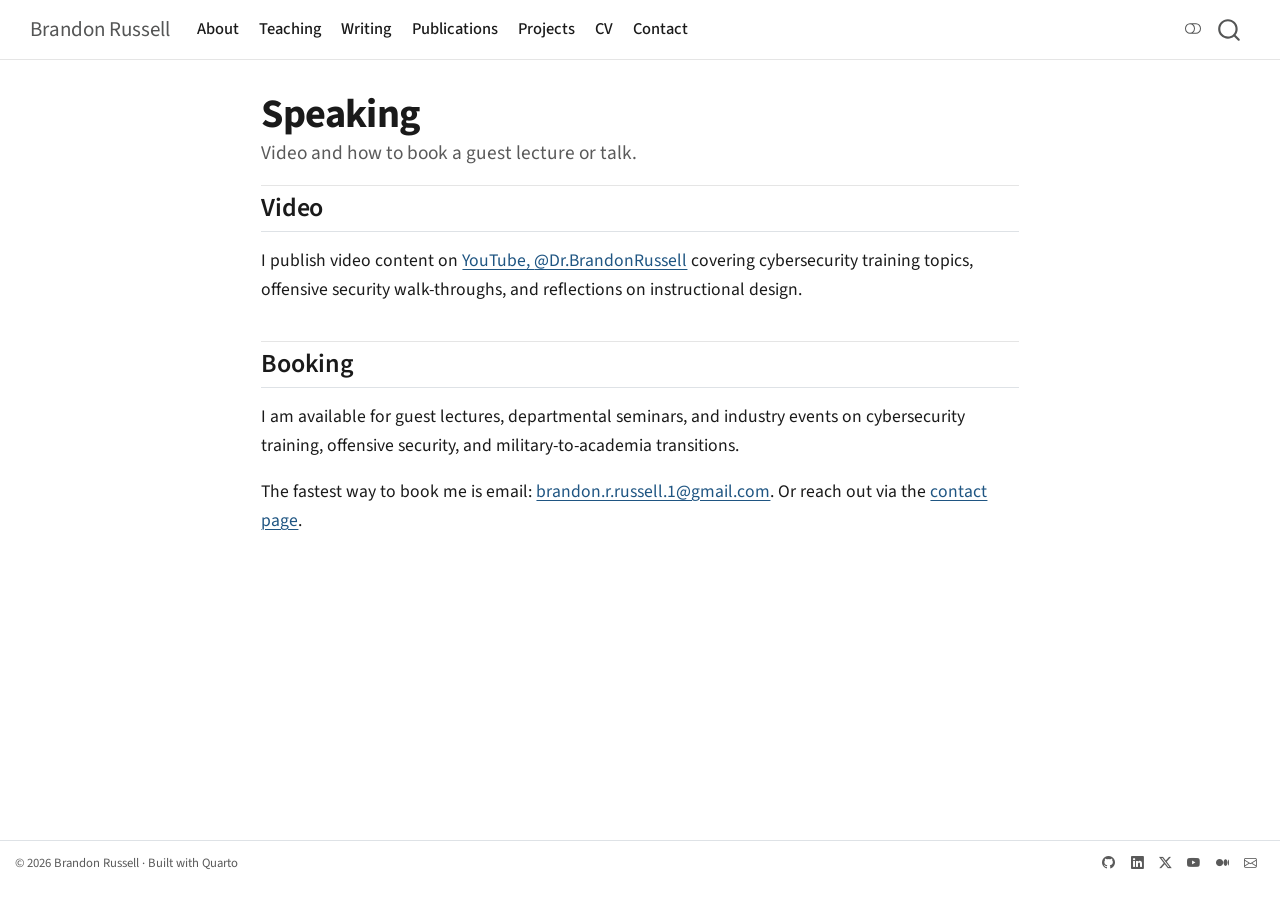
<file: speaking.html>
<!DOCTYPE html>
<html xmlns="http://www.w3.org/1999/xhtml" lang="en" xml:lang="en"><head>

<meta charset="utf-8">
<meta name="generator" content="quarto-1.9.37">

<meta name="viewport" content="width=device-width, initial-scale=1.0, user-scalable=yes">

<meta name="description" content="Video and how to book a guest lecture or talk.">

<title>Speaking – Brandon Russell</title>
<style>
/* Default styles provided by pandoc.
** See https://pandoc.org/MANUAL.html#variables-for-html for config info.
*/
code{white-space: pre-wrap;}
span.smallcaps{font-variant: small-caps;}
div.columns{display: flex; gap: min(4vw, 1.5em);}
div.column{flex: auto; overflow-x: auto;}
div.hanging-indent{margin-left: 1.5em; text-indent: -1.5em;}
ul.task-list{list-style: none;}
ul.task-list li input[type="checkbox"] {
  width: 0.8em;
  margin: 0 0.8em 0.2em -1em; /* quarto-specific, see https://github.com/quarto-dev/quarto-cli/issues/4556 */ 
  vertical-align: middle;
}
</style>


<script src="site_libs/quarto-nav/quarto-nav.js"></script>
<script src="site_libs/clipboard/clipboard.min.js"></script>
<script src="site_libs/quarto-search/autocomplete.umd.js"></script>
<script src="site_libs/quarto-search/fuse.min.js"></script>
<script src="site_libs/quarto-search/quarto-search.js"></script>
<meta name="quarto:offset" content="./">
<link href="./images/favicon.svg" rel="icon" type="image/svg+xml">
<script src="site_libs/quarto-html/quarto.js" type="module"></script>
<script src="site_libs/quarto-html/tabsets/tabsets.js" type="module"></script>
<script src="site_libs/quarto-html/popper.min.js"></script>
<script src="site_libs/quarto-html/tippy.umd.min.js"></script>
<script src="site_libs/quarto-html/anchor.min.js"></script>
<link href="site_libs/quarto-html/tippy.css" rel="stylesheet">
<link href="site_libs/quarto-html/quarto-syntax-highlighting-7f8f88aac4f3542376d5c11b86a4c14d.css" rel="stylesheet" class="quarto-color-scheme" id="quarto-text-highlighting-styles">
<link href="site_libs/quarto-html/quarto-syntax-highlighting-dark-d0ae9245876894da5ac7e18953ecc5cc.css" rel="stylesheet" class="quarto-color-scheme quarto-color-alternate" id="quarto-text-highlighting-styles">
<link href="site_libs/quarto-html/quarto-syntax-highlighting-7f8f88aac4f3542376d5c11b86a4c14d.css" rel="stylesheet" class="quarto-color-scheme-extra" id="quarto-text-highlighting-styles">
<script src="site_libs/bootstrap/bootstrap.min.js"></script>
<link href="site_libs/bootstrap/bootstrap-icons.css" rel="stylesheet">
<link href="site_libs/bootstrap/bootstrap-dd4f3a3afe2cd5481e8a1803fb3d350f.min.css" rel="stylesheet" append-hash="true" class="quarto-color-scheme" id="quarto-bootstrap" data-mode="light">
<link href="site_libs/bootstrap/bootstrap-dark-3bd37e1fc6ed1ef2b548ca512be7642e.min.css" rel="stylesheet" append-hash="true" class="quarto-color-scheme quarto-color-alternate" id="quarto-bootstrap" data-mode="dark">
<link href="site_libs/bootstrap/bootstrap-dd4f3a3afe2cd5481e8a1803fb3d350f.min.css" rel="stylesheet" append-hash="true" class="quarto-color-scheme-extra" id="quarto-bootstrap" data-mode="light">
<script id="quarto-search-options" type="application/json">{
  "location": "navbar",
  "copy-button": false,
  "collapse-after": 3,
  "panel-placement": "end",
  "type": "overlay",
  "limit": 50,
  "keyboard-shortcut": [
    "f",
    "/",
    "s"
  ],
  "show-item-context": false,
  "language": {
    "search-no-results-text": "No results",
    "search-matching-documents-text": "matching documents",
    "search-copy-link-title": "Copy link to search",
    "search-hide-matches-text": "Hide additional matches",
    "search-more-match-text": "more match in this document",
    "search-more-matches-text": "more matches in this document",
    "search-clear-button-title": "Clear",
    "search-text-placeholder": "",
    "search-detached-cancel-button-title": "Cancel",
    "search-submit-button-title": "Submit",
    "search-label": "Search"
  }
}</script>
<style>html{ scroll-behavior: smooth; }</style>
<link rel="preconnect" href="https://fonts.googleapis.com">
<link rel="preconnect" href="https://fonts.gstatic.com" crossorigin="">
<link rel="stylesheet" href="https://fonts.googleapis.com/css2?family=Source+Sans+3:wght@400;500;600;700&amp;family=JetBrains+Mono:wght@400;600&amp;display=swap">


<link rel="stylesheet" href="styles.css">
<meta property="og:title" content="Speaking – Brandon Russell">
<meta property="og:description" content="Video and how to book a guest lecture or talk.">
<meta property="og:image" content="https://brandonrussell.io/images/social-card.png">
<meta property="og:site_name" content="Brandon Russell">
<meta property="og:image:alt" content="Brandon Russell, Ed.D. - cybersecurity educator and U.S. Air Force cyber officer">
<meta property="og:image:height" content="630">
<meta property="og:image:width" content="1200">
<meta name="twitter:title" content="Speaking – Brandon Russell">
<meta name="twitter:description" content="Video and how to book a guest lecture or talk.">
<meta name="twitter:image" content="https://brandonrussell.io/images/social-card.png">
<meta name="twitter:creator" content="@Dr_BRussell">
<meta name="twitter:site" content="@Dr_BRussell">
<meta name="twitter:card" content="summary_large_image">
<meta name="twitter:image:alt" content="Brandon Russell, Ed.D. - cybersecurity educator and U.S. Air Force cyber officer">
<meta name="twitter:image-height" content="630">
<meta name="twitter:image-width" content="1200">
<link rel="canonical" href="https://brandonrussell.io/speaking.html">
</head>

<body class="nav-fixed fullcontent quarto-light"><script id="quarto-html-before-body" type="application/javascript">
    const toggleBodyColorMode = (bsSheetEl) => {
      const mode = bsSheetEl.getAttribute("data-mode");
      const bodyEl = window.document.querySelector("body");
      if (mode === "dark") {
        bodyEl.classList.add("quarto-dark");
        bodyEl.classList.remove("quarto-light");
      } else {
        bodyEl.classList.add("quarto-light");
        bodyEl.classList.remove("quarto-dark");
      }
    }
    const toggleBodyColorPrimary = () => {
      const bsSheetEl = window.document.querySelector("link#quarto-bootstrap:not([rel=disabled-stylesheet])");
      if (bsSheetEl) {
        toggleBodyColorMode(bsSheetEl);
      }
    }
    const setColorSchemeToggle = (alternate) => {
      const toggles = window.document.querySelectorAll('.quarto-color-scheme-toggle');
      for (let i=0; i < toggles.length; i++) {
        const toggle = toggles[i];
        if (toggle) {
          if (alternate) {
            toggle.classList.add("alternate");
          } else {
            toggle.classList.remove("alternate");
          }
        }
      }
    };
    const toggleColorMode = (alternate) => {
      // Switch the stylesheets
      const primaryStylesheets = window.document.querySelectorAll('link.quarto-color-scheme:not(.quarto-color-alternate)');
      const alternateStylesheets = window.document.querySelectorAll('link.quarto-color-scheme.quarto-color-alternate');
      manageTransitions('#quarto-margin-sidebar .nav-link', false);
      if (alternate) {
        // note: dark is layered on light, we don't disable primary!
        enableStylesheet(alternateStylesheets);
        for (const sheetNode of alternateStylesheets) {
          if (sheetNode.id === "quarto-bootstrap") {
            toggleBodyColorMode(sheetNode);
          }
        }
      } else {
        disableStylesheet(alternateStylesheets);
        enableStylesheet(primaryStylesheets)
        toggleBodyColorPrimary();
      }
      manageTransitions('#quarto-margin-sidebar .nav-link', true);
      // Switch the toggles
      setColorSchemeToggle(alternate)
      // Hack to workaround the fact that safari doesn't
      // properly recolor the scrollbar when toggling (#1455)
      if (navigator.userAgent.indexOf('Safari') > 0 && navigator.userAgent.indexOf('Chrome') == -1) {
        manageTransitions("body", false);
        window.scrollTo(0, 1);
        setTimeout(() => {
          window.scrollTo(0, 0);
          manageTransitions("body", true);
        }, 40);
      }
    }
    const disableStylesheet = (stylesheets) => {
      for (let i=0; i < stylesheets.length; i++) {
        const stylesheet = stylesheets[i];
        stylesheet.rel = 'disabled-stylesheet';
      }
    }
    const enableStylesheet = (stylesheets) => {
      for (let i=0; i < stylesheets.length; i++) {
        const stylesheet = stylesheets[i];
        if(stylesheet.rel !== 'stylesheet') { // for Chrome, which will still FOUC without this check
          stylesheet.rel = 'stylesheet';
        }
      }
    }
    const manageTransitions = (selector, allowTransitions) => {
      const els = window.document.querySelectorAll(selector);
      for (let i=0; i < els.length; i++) {
        const el = els[i];
        if (allowTransitions) {
          el.classList.remove('notransition');
        } else {
          el.classList.add('notransition');
        }
      }
    }
    const isFileUrl = () => {
      return window.location.protocol === 'file:';
    }
    const hasAlternateSentinel = () => {
      let styleSentinel = getColorSchemeSentinel();
      if (styleSentinel !== null) {
        return styleSentinel === "alternate";
      } else {
        return false;
      }
    }
    const setStyleSentinel = (alternate) => {
      const value = alternate ? "alternate" : "default";
      if (!isFileUrl()) {
        window.localStorage.setItem("quarto-color-scheme", value);
      } else {
        localAlternateSentinel = value;
      }
    }
    const getColorSchemeSentinel = () => {
      if (!isFileUrl()) {
        const storageValue = window.localStorage.getItem("quarto-color-scheme");
        return storageValue != null ? storageValue : localAlternateSentinel;
      } else {
        return localAlternateSentinel;
      }
    }
    const toggleGiscusIfUsed = (isAlternate, darkModeDefault) => {
      const baseTheme = document.querySelector('#giscus-base-theme')?.value ?? 'light';
      const alternateTheme = document.querySelector('#giscus-alt-theme')?.value ?? 'dark';
      let newTheme = '';
      if(authorPrefersDark) {
        newTheme = isAlternate ? baseTheme : alternateTheme;
      } else {
        newTheme = isAlternate ? alternateTheme : baseTheme;
      }
      const changeGiscusTheme = () => {
        // From: https://github.com/giscus/giscus/issues/336
        const sendMessage = (message) => {
          const iframe = document.querySelector('iframe.giscus-frame');
          if (!iframe) return;
          iframe.contentWindow.postMessage({ giscus: message }, 'https://giscus.app');
        }
        sendMessage({
          setConfig: {
            theme: newTheme
          }
        });
      }
      const isGiscussLoaded = window.document.querySelector('iframe.giscus-frame') !== null;
      if (isGiscussLoaded) {
        changeGiscusTheme();
      }
    };
    const authorPrefersDark = false;
    const darkModeDefault = authorPrefersDark;
      document.querySelector('link#quarto-text-highlighting-styles.quarto-color-scheme-extra').rel = 'disabled-stylesheet';
      document.querySelector('link#quarto-bootstrap.quarto-color-scheme-extra').rel = 'disabled-stylesheet';
    let localAlternateSentinel = darkModeDefault ? 'alternate' : 'default';
    // Dark / light mode switch
    window.quartoToggleColorScheme = () => {
      // Read the current dark / light value
      let toAlternate = !hasAlternateSentinel();
      toggleColorMode(toAlternate);
      setStyleSentinel(toAlternate);
      toggleGiscusIfUsed(toAlternate, darkModeDefault);
      window.dispatchEvent(new Event('resize'));
    };
    // Switch to dark mode if need be
    if (hasAlternateSentinel()) {
      toggleColorMode(true);
    } else {
      toggleColorMode(false);
    }
  </script>

<div id="quarto-search-results"></div>
  <header id="quarto-header" class="headroom fixed-top">
    <nav class="navbar navbar-expand-lg " data-bs-theme="dark">
      <div class="navbar-container container-fluid">
      <div class="navbar-brand-container mx-auto">
    <a class="navbar-brand" href="./index.html">
    <span class="navbar-title">Brandon Russell</span>
    </a>
  </div>
            <div id="quarto-search" class="" title="Search"></div>
          <button class="navbar-toggler" type="button" data-bs-toggle="collapse" data-bs-target="#navbarCollapse" aria-controls="navbarCollapse" role="menu" aria-expanded="false" aria-label="Toggle navigation" onclick="if (window.quartoToggleHeadroom) { window.quartoToggleHeadroom(); }">
  <span class="navbar-toggler-icon"></span>
</button>
          <div class="collapse navbar-collapse" id="navbarCollapse">
            <ul class="navbar-nav navbar-nav-scroll me-auto">
  <li class="nav-item">
    <a class="nav-link" href="./about.html"> 
<span class="menu-text">About</span></a>
  </li>  
  <li class="nav-item">
    <a class="nav-link" href="./teaching.html"> 
<span class="menu-text">Teaching</span></a>
  </li>  
  <li class="nav-item">
    <a class="nav-link" href="./writing.html"> 
<span class="menu-text">Writing</span></a>
  </li>  
  <li class="nav-item">
    <a class="nav-link" href="./publications.html"> 
<span class="menu-text">Publications</span></a>
  </li>  
  <li class="nav-item">
    <a class="nav-link" href="./projects.html"> 
<span class="menu-text">Projects</span></a>
  </li>  
  <li class="nav-item">
    <a class="nav-link" href="./cv.html"> 
<span class="menu-text">CV</span></a>
  </li>  
  <li class="nav-item">
    <a class="nav-link" href="./contact.html"> 
<span class="menu-text">Contact</span></a>
  </li>  
</ul>
          </div> <!-- /navcollapse -->
            <div class="quarto-navbar-tools">
  <a href="" class="quarto-color-scheme-toggle quarto-navigation-tool  px-1" onclick="window.quartoToggleColorScheme(); return false;" title="Toggle dark mode"><i class="bi"></i></a>
</div>
      </div> <!-- /container-fluid -->
    </nav>
</header>
<!-- content -->
<div id="quarto-content" class="quarto-container page-columns page-rows-contents page-layout-article page-navbar">
<!-- sidebar -->
<!-- margin-sidebar -->
    
<!-- main -->
<main class="content" id="quarto-document-content">


<header id="title-block-header" class="quarto-title-block default">
<div class="quarto-title">
<h1 class="title">Speaking</h1>
</div>

<div>
  <div class="description">
    Video and how to book a guest lecture or talk.
  </div>
</div>


<div class="quarto-title-meta">

    
  
    
  </div>
  


</header>


<section id="video" class="level2">
<h2 class="anchored" data-anchor-id="video">Video</h2>
<p>I publish video content on <a href="https://www.youtube.com/@Dr.BrandonRussell">YouTube, <span class="citation" data-cites="Dr.BrandonRussell">@Dr.BrandonRussell</span></a> covering cybersecurity training topics, offensive security walk-throughs, and reflections on instructional design.</p>
</section>
<section id="booking" class="level2">
<h2 class="anchored" data-anchor-id="booking">Booking</h2>
<p>I am available for guest lectures, departmental seminars, and industry events on cybersecurity training, offensive security, and military-to-academia transitions.</p>
<p>The fastest way to book me is email: <a href="mailto:brandon.r.russell.1@gmail.com">brandon.r.russell.1@gmail.com</a>. Or reach out via the <a href="./contact.html">contact page</a>.</p>


</section>

</main> <!-- /main -->
<script id="quarto-html-after-body" type="application/javascript">
  window.document.addEventListener("DOMContentLoaded", function (event) {
    // Ensure there is a toggle, if there isn't float one in the top right
    if (window.document.querySelector('.quarto-color-scheme-toggle') === null) {
      const a = window.document.createElement('a');
      a.classList.add('top-right');
      a.classList.add('quarto-color-scheme-toggle');
      a.href = "";
      a.onclick = function() { try { window.quartoToggleColorScheme(); } catch {} return false; };
      const i = window.document.createElement("i");
      i.classList.add('bi');
      a.appendChild(i);
      window.document.body.appendChild(a);
    }
    setColorSchemeToggle(hasAlternateSentinel())
    const icon = "";
    const anchorJS = new window.AnchorJS();
    anchorJS.options = {
      placement: 'right',
      icon: icon
    };
    anchorJS.add('.anchored');
    const isCodeAnnotation = (el) => {
      for (const clz of el.classList) {
        if (clz.startsWith('code-annotation-')) {                     
          return true;
        }
      }
      return false;
    }
    const onCopySuccess = function(e) {
      // button target
      const button = e.trigger;
      // don't keep focus
      button.blur();
      // flash "checked"
      button.classList.add('code-copy-button-checked');
      var currentTitle = button.getAttribute("title");
      button.setAttribute("title", "Copied!");
      let tooltip;
      if (window.bootstrap) {
        button.setAttribute("data-bs-toggle", "tooltip");
        button.setAttribute("data-bs-placement", "left");
        button.setAttribute("data-bs-title", "Copied!");
        tooltip = new bootstrap.Tooltip(button, 
          { trigger: "manual", 
            customClass: "code-copy-button-tooltip",
            offset: [0, -8]});
        tooltip.show();    
      }
      setTimeout(function() {
        if (tooltip) {
          tooltip.hide();
          button.removeAttribute("data-bs-title");
          button.removeAttribute("data-bs-toggle");
          button.removeAttribute("data-bs-placement");
        }
        button.setAttribute("title", currentTitle);
        button.classList.remove('code-copy-button-checked');
      }, 1000);
      // clear code selection
      e.clearSelection();
    }
    const getTextToCopy = function(trigger) {
      const outerScaffold = trigger.parentElement.cloneNode(true);
      const codeEl = outerScaffold.querySelector('code');
      for (const childEl of codeEl.children) {
        if (isCodeAnnotation(childEl)) {
          childEl.remove();
        }
      }
      return codeEl.innerText;
    }
    const clipboard = new window.ClipboardJS('.code-copy-button:not([data-in-quarto-modal])', {
      text: getTextToCopy
    });
    clipboard.on('success', onCopySuccess);
    if (window.document.getElementById('quarto-embedded-source-code-modal')) {
      const clipboardModal = new window.ClipboardJS('.code-copy-button[data-in-quarto-modal]', {
        text: getTextToCopy,
        container: window.document.getElementById('quarto-embedded-source-code-modal')
      });
      clipboardModal.on('success', onCopySuccess);
    }
      var localhostRegex = new RegExp(/^(?:http|https):\/\/localhost\:?[0-9]*\//);
      var mailtoRegex = new RegExp(/^mailto:/);
        var filterRegex = new RegExp("https:\/\/brandonrussell\.io");
      var isInternal = (href) => {
          return filterRegex.test(href) || localhostRegex.test(href) || mailtoRegex.test(href);
      }
      // Inspect non-navigation links and adorn them if external
     var links = window.document.querySelectorAll('a[href]:not(.nav-link):not(.navbar-brand):not(.toc-action):not(.sidebar-link):not(.sidebar-item-toggle):not(.pagination-link):not(.no-external):not([aria-hidden]):not(.dropdown-item):not(.quarto-navigation-tool):not(.about-link)');
      for (var i=0; i<links.length; i++) {
        const link = links[i];
        if (!isInternal(link.href)) {
          // undo the damage that might have been done by quarto-nav.js in the case of
          // links that we want to consider external
          if (link.dataset.originalHref !== undefined) {
            link.href = link.dataset.originalHref;
          }
        }
      }
    function tippyHover(el, contentFn, onTriggerFn, onUntriggerFn) {
      const config = {
        allowHTML: true,
        maxWidth: 500,
        delay: 100,
        arrow: false,
        appendTo: function(el) {
            return el.parentElement;
        },
        interactive: true,
        interactiveBorder: 10,
        theme: 'quarto',
        placement: 'bottom-start',
      };
      if (contentFn) {
        config.content = contentFn;
      }
      if (onTriggerFn) {
        config.onTrigger = onTriggerFn;
      }
      if (onUntriggerFn) {
        config.onUntrigger = onUntriggerFn;
      }
      window.tippy(el, config); 
    }
    const noterefs = window.document.querySelectorAll('a[role="doc-noteref"]');
    for (var i=0; i<noterefs.length; i++) {
      const ref = noterefs[i];
      tippyHover(ref, function() {
        // use id or data attribute instead here
        let href = ref.getAttribute('data-footnote-href') || ref.getAttribute('href');
        try { href = new URL(href).hash; } catch {}
        const id = href.replace(/^#\/?/, "");
        const note = window.document.getElementById(id);
        if (note) {
          return note.innerHTML;
        } else {
          return "";
        }
      });
    }
    const xrefs = window.document.querySelectorAll('a.quarto-xref');
    const processXRef = (id, note) => {
      // Strip column container classes
      const stripColumnClz = (el) => {
        el.classList.remove("page-full", "page-columns");
        if (el.children) {
          for (const child of el.children) {
            stripColumnClz(child);
          }
        }
      }
      stripColumnClz(note)
      if (id === null || id.startsWith('sec-')) {
        // Special case sections, only their first couple elements
        const container = document.createElement("div");
        if (note.children && note.children.length > 2) {
          container.appendChild(note.children[0].cloneNode(true));
          for (let i = 1; i < note.children.length; i++) {
            const child = note.children[i];
            if (child.tagName === "P" && child.innerText === "") {
              continue;
            } else {
              container.appendChild(child.cloneNode(true));
              break;
            }
          }
          if (window.Quarto?.typesetMath) {
            window.Quarto.typesetMath(container);
          }
          return container.innerHTML
        } else {
          if (window.Quarto?.typesetMath) {
            window.Quarto.typesetMath(note);
          }
          return note.innerHTML;
        }
      } else {
        // Remove any anchor links if they are present
        const anchorLink = note.querySelector('a.anchorjs-link');
        if (anchorLink) {
          anchorLink.remove();
        }
        if (window.Quarto?.typesetMath) {
          window.Quarto.typesetMath(note);
        }
        if (note.classList.contains("callout")) {
          return note.outerHTML;
        } else {
          return note.innerHTML;
        }
      }
    }
    for (var i=0; i<xrefs.length; i++) {
      const xref = xrefs[i];
      tippyHover(xref, undefined, function(instance) {
        instance.disable();
        let url = xref.getAttribute('href');
        let hash = undefined; 
        if (url.startsWith('#')) {
          hash = url;
        } else {
          try { hash = new URL(url).hash; } catch {}
        }
        if (hash) {
          const id = hash.replace(/^#\/?/, "");
          const note = window.document.getElementById(id);
          if (note !== null) {
            try {
              const html = processXRef(id, note.cloneNode(true));
              instance.setContent(html);
            } finally {
              instance.enable();
              instance.show();
            }
          } else {
            // See if we can fetch this
            fetch(url.split('#')[0])
            .then(res => res.text())
            .then(html => {
              const parser = new DOMParser();
              const htmlDoc = parser.parseFromString(html, "text/html");
              const note = htmlDoc.getElementById(id);
              if (note !== null) {
                const html = processXRef(id, note);
                instance.setContent(html);
              } 
            }).finally(() => {
              instance.enable();
              instance.show();
            });
          }
        } else {
          // See if we can fetch a full url (with no hash to target)
          // This is a special case and we should probably do some content thinning / targeting
          fetch(url)
          .then(res => res.text())
          .then(html => {
            const parser = new DOMParser();
            const htmlDoc = parser.parseFromString(html, "text/html");
            const note = htmlDoc.querySelector('main.content');
            if (note !== null) {
              // This should only happen for chapter cross references
              // (since there is no id in the URL)
              // remove the first header
              if (note.children.length > 0 && note.children[0].tagName === "HEADER") {
                note.children[0].remove();
              }
              const html = processXRef(null, note);
              instance.setContent(html);
            } 
          }).finally(() => {
            instance.enable();
            instance.show();
          });
        }
      }, function(instance) {
      });
    }
        let selectedAnnoteEl;
        const selectorForAnnotation = ( cell, annotation) => {
          let cellAttr = 'data-code-cell="' + cell + '"';
          let lineAttr = 'data-code-annotation="' +  annotation + '"';
          const selector = 'span[' + cellAttr + '][' + lineAttr + ']';
          return selector;
        }
        const selectCodeLines = (annoteEl) => {
          const doc = window.document;
          const targetCell = annoteEl.getAttribute("data-target-cell");
          const targetAnnotation = annoteEl.getAttribute("data-target-annotation");
          const annoteSpan = window.document.querySelector(selectorForAnnotation(targetCell, targetAnnotation));
          const lines = annoteSpan.getAttribute("data-code-lines").split(",");
          const lineIds = lines.map((line) => {
            return targetCell + "-" + line;
          })
          let top = null;
          let height = null;
          let parent = null;
          if (lineIds.length > 0) {
              //compute the position of the single el (top and bottom and make a div)
              const el = window.document.getElementById(lineIds[0]);
              top = el.offsetTop;
              height = el.offsetHeight;
              parent = el.parentElement.parentElement;
            if (lineIds.length > 1) {
              const lastEl = window.document.getElementById(lineIds[lineIds.length - 1]);
              const bottom = lastEl.offsetTop + lastEl.offsetHeight;
              height = bottom - top;
            }
            if (top !== null && height !== null && parent !== null) {
              // cook up a div (if necessary) and position it 
              let div = window.document.getElementById("code-annotation-line-highlight");
              if (div === null) {
                div = window.document.createElement("div");
                div.setAttribute("id", "code-annotation-line-highlight");
                div.style.position = 'absolute';
                parent.appendChild(div);
              }
              div.style.top = top - 2 + "px";
              div.style.height = height + 4 + "px";
              div.style.left = 0;
              let gutterDiv = window.document.getElementById("code-annotation-line-highlight-gutter");
              if (gutterDiv === null) {
                gutterDiv = window.document.createElement("div");
                gutterDiv.setAttribute("id", "code-annotation-line-highlight-gutter");
                gutterDiv.style.position = 'absolute';
                const codeCell = window.document.getElementById(targetCell);
                const gutter = codeCell.querySelector('.code-annotation-gutter');
                gutter.appendChild(gutterDiv);
              }
              gutterDiv.style.top = top - 2 + "px";
              gutterDiv.style.height = height + 4 + "px";
            }
            selectedAnnoteEl = annoteEl;
          }
        };
        const unselectCodeLines = () => {
          const elementsIds = ["code-annotation-line-highlight", "code-annotation-line-highlight-gutter"];
          elementsIds.forEach((elId) => {
            const div = window.document.getElementById(elId);
            if (div) {
              div.remove();
            }
          });
          selectedAnnoteEl = undefined;
        };
          // Handle positioning of the toggle
      window.addEventListener(
        "resize",
        throttle(() => {
          elRect = undefined;
          if (selectedAnnoteEl) {
            selectCodeLines(selectedAnnoteEl);
          }
        }, 10)
      );
      function throttle(fn, ms) {
      let throttle = false;
      let timer;
        return (...args) => {
          if(!throttle) { // first call gets through
              fn.apply(this, args);
              throttle = true;
          } else { // all the others get throttled
              if(timer) clearTimeout(timer); // cancel #2
              timer = setTimeout(() => {
                fn.apply(this, args);
                timer = throttle = false;
              }, ms);
          }
        };
      }
        // Attach click handler to the DT
        const annoteDls = window.document.querySelectorAll('dt[data-target-cell]');
        for (const annoteDlNode of annoteDls) {
          annoteDlNode.addEventListener('click', (event) => {
            const clickedEl = event.target;
            if (clickedEl !== selectedAnnoteEl) {
              unselectCodeLines();
              const activeEl = window.document.querySelector('dt[data-target-cell].code-annotation-active');
              if (activeEl) {
                activeEl.classList.remove('code-annotation-active');
              }
              selectCodeLines(clickedEl);
              clickedEl.classList.add('code-annotation-active');
            } else {
              // Unselect the line
              unselectCodeLines();
              clickedEl.classList.remove('code-annotation-active');
            }
          });
        }
    const findCites = (el) => {
      const parentEl = el.parentElement;
      if (parentEl) {
        const cites = parentEl.dataset.cites;
        if (cites) {
          return {
            el,
            cites: cites.split(' ')
          };
        } else {
          return findCites(el.parentElement)
        }
      } else {
        return undefined;
      }
    };
    var bibliorefs = window.document.querySelectorAll('a[role="doc-biblioref"]');
    for (var i=0; i<bibliorefs.length; i++) {
      const ref = bibliorefs[i];
      const citeInfo = findCites(ref);
      if (citeInfo) {
        tippyHover(citeInfo.el, function() {
          var popup = window.document.createElement('div');
          citeInfo.cites.forEach(function(cite) {
            var citeDiv = window.document.createElement('div');
            citeDiv.classList.add('hanging-indent');
            citeDiv.classList.add('csl-entry');
            var biblioDiv = window.document.getElementById('ref-' + cite);
            if (biblioDiv) {
              citeDiv.innerHTML = biblioDiv.innerHTML;
            }
            popup.appendChild(citeDiv);
          });
          return popup.innerHTML;
        });
      }
    }
  });
  </script>
</div> <!-- /content -->
<footer class="footer">
  <div class="nav-footer">
    <div class="nav-footer-left">
<p>© 2026 Brandon Russell · Built with <a href="https://quarto.org">Quarto</a></p>
</div>   
    <div class="nav-footer-center">
      &nbsp;
    </div>
    <div class="nav-footer-right">
      <ul class="footer-items list-unstyled">
    <li class="nav-item compact">
    <a class="nav-link" href="https://github.com/Brandon-Russell-1">
      <i class="bi bi-github" role="img">
</i> 
    </a>
  </li>  
    <li class="nav-item compact">
    <a class="nav-link" href="https://www.linkedin.com/in/brandon-r-russell/">
      <i class="bi bi-linkedin" role="img">
</i> 
    </a>
  </li>  
    <li class="nav-item compact">
    <a class="nav-link" href="https://x.com/Dr_BRussell">
      <i class="bi bi-twitter-x" role="img">
</i> 
    </a>
  </li>  
    <li class="nav-item compact">
    <a class="nav-link" href="https://www.youtube.com/@Dr.BrandonRussell">
      <i class="bi bi-youtube" role="img">
</i> 
    </a>
  </li>  
    <li class="nav-item compact">
    <a class="nav-link" href="https://medium.com/@brandon.r.russell.1">
      <i class="bi bi-medium" role="img">
</i> 
    </a>
  </li>  
    <li class="nav-item compact">
    <a class="nav-link" href="mailto:brandon.r.russell.1@gmail.com">
      <i class="bi bi-envelope" role="img">
</i> 
    </a>
  </li>  
</ul>
    </div>
  </div>
</footer>




<script src="site_libs/quarto-html/zenscroll-min.js"></script>
</body></html>
</file>
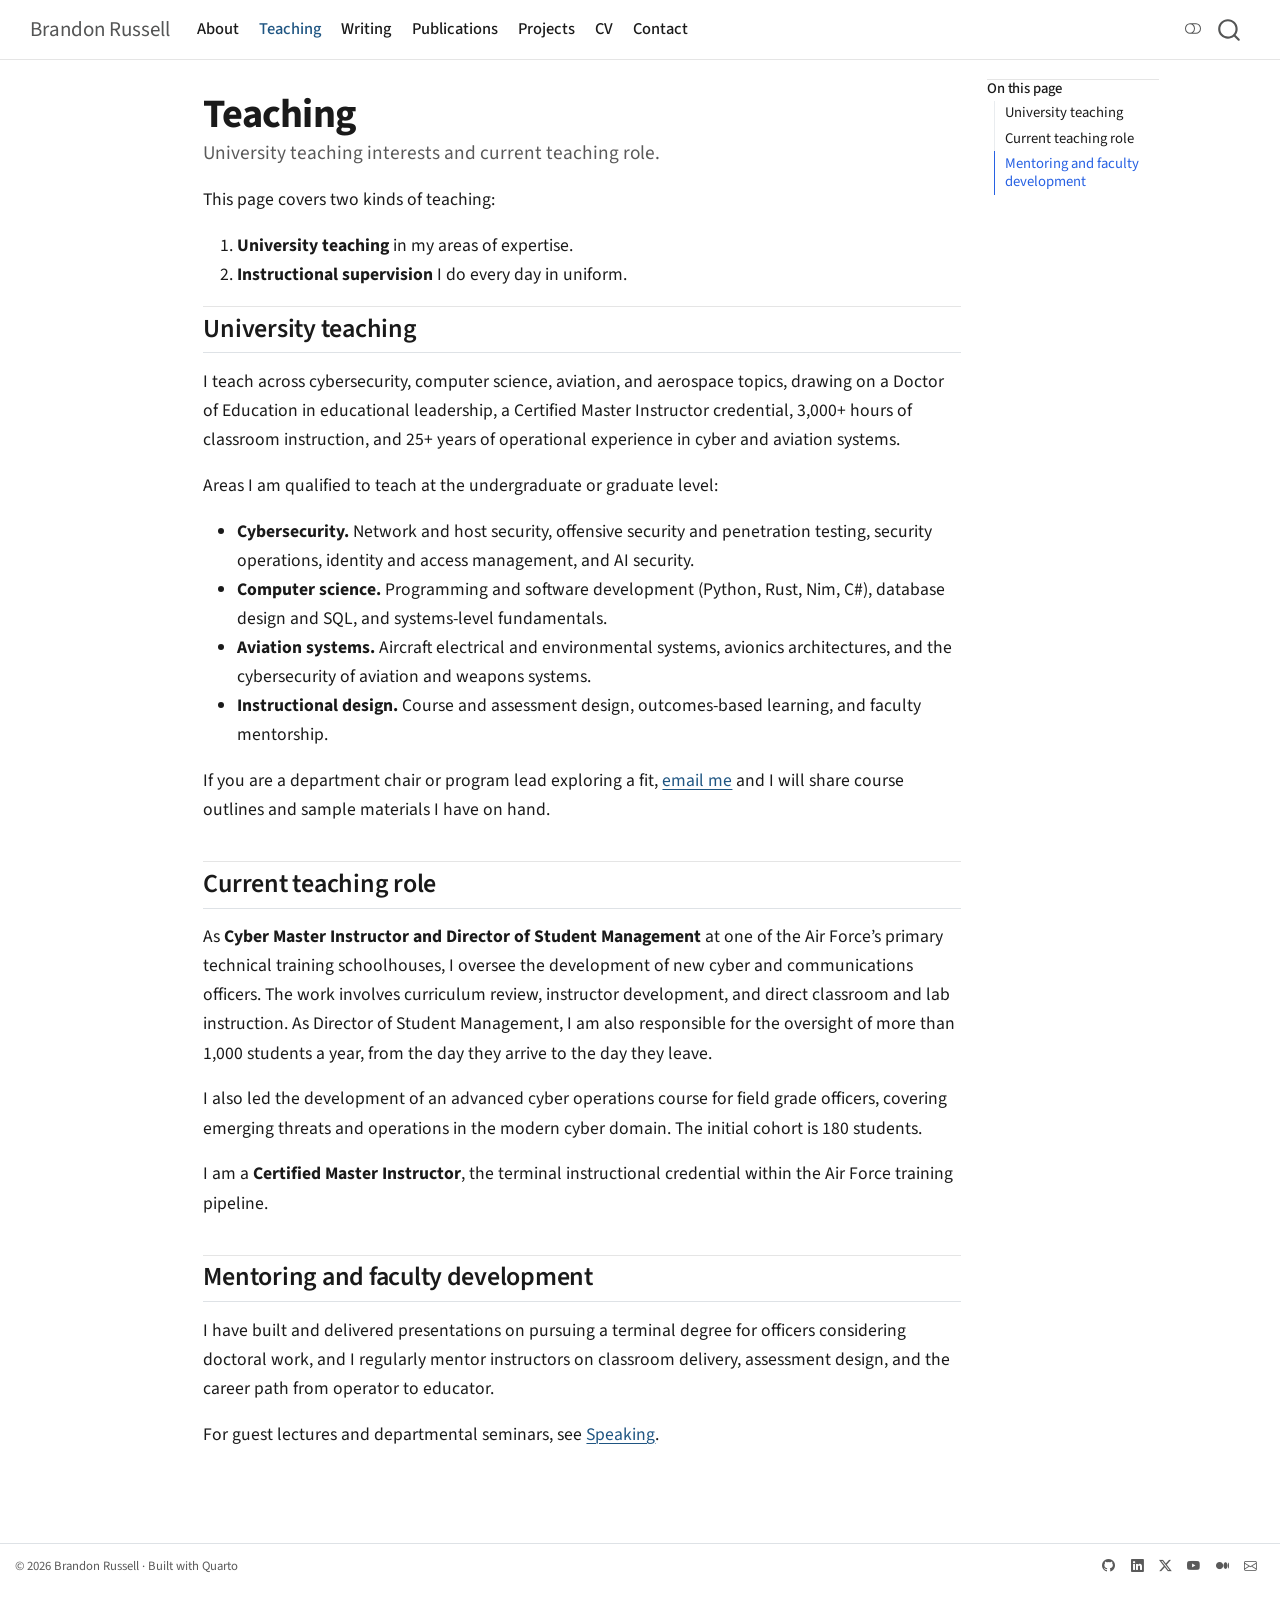
<file: teaching.html>
<!DOCTYPE html>
<html xmlns="http://www.w3.org/1999/xhtml" lang="en" xml:lang="en"><head>

<meta charset="utf-8">
<meta name="generator" content="quarto-1.9.37">

<meta name="viewport" content="width=device-width, initial-scale=1.0, user-scalable=yes">

<meta name="description" content="University teaching interests and current teaching role.">

<title>Teaching – Brandon Russell</title>
<style>
/* Default styles provided by pandoc.
** See https://pandoc.org/MANUAL.html#variables-for-html for config info.
*/
code{white-space: pre-wrap;}
span.smallcaps{font-variant: small-caps;}
div.columns{display: flex; gap: min(4vw, 1.5em);}
div.column{flex: auto; overflow-x: auto;}
div.hanging-indent{margin-left: 1.5em; text-indent: -1.5em;}
ul.task-list{list-style: none;}
ul.task-list li input[type="checkbox"] {
  width: 0.8em;
  margin: 0 0.8em 0.2em -1em; /* quarto-specific, see https://github.com/quarto-dev/quarto-cli/issues/4556 */ 
  vertical-align: middle;
}
</style>


<script src="site_libs/quarto-nav/quarto-nav.js"></script>
<script src="site_libs/clipboard/clipboard.min.js"></script>
<script src="site_libs/quarto-search/autocomplete.umd.js"></script>
<script src="site_libs/quarto-search/fuse.min.js"></script>
<script src="site_libs/quarto-search/quarto-search.js"></script>
<meta name="quarto:offset" content="./">
<link href="./images/favicon.svg" rel="icon" type="image/svg+xml">
<script src="site_libs/quarto-html/quarto.js" type="module"></script>
<script src="site_libs/quarto-html/tabsets/tabsets.js" type="module"></script>
<script src="site_libs/quarto-html/popper.min.js"></script>
<script src="site_libs/quarto-html/tippy.umd.min.js"></script>
<script src="site_libs/quarto-html/anchor.min.js"></script>
<link href="site_libs/quarto-html/tippy.css" rel="stylesheet">
<link href="site_libs/quarto-html/quarto-syntax-highlighting-7f8f88aac4f3542376d5c11b86a4c14d.css" rel="stylesheet" class="quarto-color-scheme" id="quarto-text-highlighting-styles">
<link href="site_libs/quarto-html/quarto-syntax-highlighting-dark-d0ae9245876894da5ac7e18953ecc5cc.css" rel="stylesheet" class="quarto-color-scheme quarto-color-alternate" id="quarto-text-highlighting-styles">
<link href="site_libs/quarto-html/quarto-syntax-highlighting-7f8f88aac4f3542376d5c11b86a4c14d.css" rel="stylesheet" class="quarto-color-scheme-extra" id="quarto-text-highlighting-styles">
<script src="site_libs/bootstrap/bootstrap.min.js"></script>
<link href="site_libs/bootstrap/bootstrap-icons.css" rel="stylesheet">
<link href="site_libs/bootstrap/bootstrap-dd4f3a3afe2cd5481e8a1803fb3d350f.min.css" rel="stylesheet" append-hash="true" class="quarto-color-scheme" id="quarto-bootstrap" data-mode="light">
<link href="site_libs/bootstrap/bootstrap-dark-3bd37e1fc6ed1ef2b548ca512be7642e.min.css" rel="stylesheet" append-hash="true" class="quarto-color-scheme quarto-color-alternate" id="quarto-bootstrap" data-mode="dark">
<link href="site_libs/bootstrap/bootstrap-dd4f3a3afe2cd5481e8a1803fb3d350f.min.css" rel="stylesheet" append-hash="true" class="quarto-color-scheme-extra" id="quarto-bootstrap" data-mode="light">
<script id="quarto-search-options" type="application/json">{
  "location": "navbar",
  "copy-button": false,
  "collapse-after": 3,
  "panel-placement": "end",
  "type": "overlay",
  "limit": 50,
  "keyboard-shortcut": [
    "f",
    "/",
    "s"
  ],
  "show-item-context": false,
  "language": {
    "search-no-results-text": "No results",
    "search-matching-documents-text": "matching documents",
    "search-copy-link-title": "Copy link to search",
    "search-hide-matches-text": "Hide additional matches",
    "search-more-match-text": "more match in this document",
    "search-more-matches-text": "more matches in this document",
    "search-clear-button-title": "Clear",
    "search-text-placeholder": "",
    "search-detached-cancel-button-title": "Cancel",
    "search-submit-button-title": "Submit",
    "search-label": "Search"
  }
}</script>
<style>html{ scroll-behavior: smooth; }</style>
<link rel="preconnect" href="https://fonts.googleapis.com">
<link rel="preconnect" href="https://fonts.gstatic.com" crossorigin="">
<link rel="stylesheet" href="https://fonts.googleapis.com/css2?family=Source+Sans+3:wght@400;500;600;700&amp;family=JetBrains+Mono:wght@400;600&amp;display=swap">


<link rel="stylesheet" href="styles.css">
<meta property="og:title" content="Teaching – Brandon Russell">
<meta property="og:description" content="University teaching interests and current teaching role.">
<meta property="og:image" content="https://brandonrussell.io/images/social-card.png">
<meta property="og:site_name" content="Brandon Russell">
<meta property="og:image:alt" content="Brandon Russell, Ed.D. - cybersecurity educator and U.S. Air Force cyber officer">
<meta property="og:image:height" content="630">
<meta property="og:image:width" content="1200">
<meta name="twitter:title" content="Teaching – Brandon Russell">
<meta name="twitter:description" content="University teaching interests and current teaching role.">
<meta name="twitter:image" content="https://brandonrussell.io/images/social-card.png">
<meta name="twitter:creator" content="@Dr_BRussell">
<meta name="twitter:site" content="@Dr_BRussell">
<meta name="twitter:card" content="summary_large_image">
<meta name="twitter:image:alt" content="Brandon Russell, Ed.D. - cybersecurity educator and U.S. Air Force cyber officer">
<meta name="twitter:image-height" content="630">
<meta name="twitter:image-width" content="1200">
<link rel="canonical" href="https://brandonrussell.io/teaching.html">
</head>

<body class="nav-fixed quarto-light"><script id="quarto-html-before-body" type="application/javascript">
    const toggleBodyColorMode = (bsSheetEl) => {
      const mode = bsSheetEl.getAttribute("data-mode");
      const bodyEl = window.document.querySelector("body");
      if (mode === "dark") {
        bodyEl.classList.add("quarto-dark");
        bodyEl.classList.remove("quarto-light");
      } else {
        bodyEl.classList.add("quarto-light");
        bodyEl.classList.remove("quarto-dark");
      }
    }
    const toggleBodyColorPrimary = () => {
      const bsSheetEl = window.document.querySelector("link#quarto-bootstrap:not([rel=disabled-stylesheet])");
      if (bsSheetEl) {
        toggleBodyColorMode(bsSheetEl);
      }
    }
    const setColorSchemeToggle = (alternate) => {
      const toggles = window.document.querySelectorAll('.quarto-color-scheme-toggle');
      for (let i=0; i < toggles.length; i++) {
        const toggle = toggles[i];
        if (toggle) {
          if (alternate) {
            toggle.classList.add("alternate");
          } else {
            toggle.classList.remove("alternate");
          }
        }
      }
    };
    const toggleColorMode = (alternate) => {
      // Switch the stylesheets
      const primaryStylesheets = window.document.querySelectorAll('link.quarto-color-scheme:not(.quarto-color-alternate)');
      const alternateStylesheets = window.document.querySelectorAll('link.quarto-color-scheme.quarto-color-alternate');
      manageTransitions('#quarto-margin-sidebar .nav-link', false);
      if (alternate) {
        // note: dark is layered on light, we don't disable primary!
        enableStylesheet(alternateStylesheets);
        for (const sheetNode of alternateStylesheets) {
          if (sheetNode.id === "quarto-bootstrap") {
            toggleBodyColorMode(sheetNode);
          }
        }
      } else {
        disableStylesheet(alternateStylesheets);
        enableStylesheet(primaryStylesheets)
        toggleBodyColorPrimary();
      }
      manageTransitions('#quarto-margin-sidebar .nav-link', true);
      // Switch the toggles
      setColorSchemeToggle(alternate)
      // Hack to workaround the fact that safari doesn't
      // properly recolor the scrollbar when toggling (#1455)
      if (navigator.userAgent.indexOf('Safari') > 0 && navigator.userAgent.indexOf('Chrome') == -1) {
        manageTransitions("body", false);
        window.scrollTo(0, 1);
        setTimeout(() => {
          window.scrollTo(0, 0);
          manageTransitions("body", true);
        }, 40);
      }
    }
    const disableStylesheet = (stylesheets) => {
      for (let i=0; i < stylesheets.length; i++) {
        const stylesheet = stylesheets[i];
        stylesheet.rel = 'disabled-stylesheet';
      }
    }
    const enableStylesheet = (stylesheets) => {
      for (let i=0; i < stylesheets.length; i++) {
        const stylesheet = stylesheets[i];
        if(stylesheet.rel !== 'stylesheet') { // for Chrome, which will still FOUC without this check
          stylesheet.rel = 'stylesheet';
        }
      }
    }
    const manageTransitions = (selector, allowTransitions) => {
      const els = window.document.querySelectorAll(selector);
      for (let i=0; i < els.length; i++) {
        const el = els[i];
        if (allowTransitions) {
          el.classList.remove('notransition');
        } else {
          el.classList.add('notransition');
        }
      }
    }
    const isFileUrl = () => {
      return window.location.protocol === 'file:';
    }
    const hasAlternateSentinel = () => {
      let styleSentinel = getColorSchemeSentinel();
      if (styleSentinel !== null) {
        return styleSentinel === "alternate";
      } else {
        return false;
      }
    }
    const setStyleSentinel = (alternate) => {
      const value = alternate ? "alternate" : "default";
      if (!isFileUrl()) {
        window.localStorage.setItem("quarto-color-scheme", value);
      } else {
        localAlternateSentinel = value;
      }
    }
    const getColorSchemeSentinel = () => {
      if (!isFileUrl()) {
        const storageValue = window.localStorage.getItem("quarto-color-scheme");
        return storageValue != null ? storageValue : localAlternateSentinel;
      } else {
        return localAlternateSentinel;
      }
    }
    const toggleGiscusIfUsed = (isAlternate, darkModeDefault) => {
      const baseTheme = document.querySelector('#giscus-base-theme')?.value ?? 'light';
      const alternateTheme = document.querySelector('#giscus-alt-theme')?.value ?? 'dark';
      let newTheme = '';
      if(authorPrefersDark) {
        newTheme = isAlternate ? baseTheme : alternateTheme;
      } else {
        newTheme = isAlternate ? alternateTheme : baseTheme;
      }
      const changeGiscusTheme = () => {
        // From: https://github.com/giscus/giscus/issues/336
        const sendMessage = (message) => {
          const iframe = document.querySelector('iframe.giscus-frame');
          if (!iframe) return;
          iframe.contentWindow.postMessage({ giscus: message }, 'https://giscus.app');
        }
        sendMessage({
          setConfig: {
            theme: newTheme
          }
        });
      }
      const isGiscussLoaded = window.document.querySelector('iframe.giscus-frame') !== null;
      if (isGiscussLoaded) {
        changeGiscusTheme();
      }
    };
    const authorPrefersDark = false;
    const darkModeDefault = authorPrefersDark;
      document.querySelector('link#quarto-text-highlighting-styles.quarto-color-scheme-extra').rel = 'disabled-stylesheet';
      document.querySelector('link#quarto-bootstrap.quarto-color-scheme-extra').rel = 'disabled-stylesheet';
    let localAlternateSentinel = darkModeDefault ? 'alternate' : 'default';
    // Dark / light mode switch
    window.quartoToggleColorScheme = () => {
      // Read the current dark / light value
      let toAlternate = !hasAlternateSentinel();
      toggleColorMode(toAlternate);
      setStyleSentinel(toAlternate);
      toggleGiscusIfUsed(toAlternate, darkModeDefault);
      window.dispatchEvent(new Event('resize'));
    };
    // Switch to dark mode if need be
    if (hasAlternateSentinel()) {
      toggleColorMode(true);
    } else {
      toggleColorMode(false);
    }
  </script>

<div id="quarto-search-results"></div>
  <header id="quarto-header" class="headroom fixed-top">
    <nav class="navbar navbar-expand-lg " data-bs-theme="dark">
      <div class="navbar-container container-fluid">
      <div class="navbar-brand-container mx-auto">
    <a class="navbar-brand" href="./index.html">
    <span class="navbar-title">Brandon Russell</span>
    </a>
  </div>
            <div id="quarto-search" class="" title="Search"></div>
          <button class="navbar-toggler" type="button" data-bs-toggle="collapse" data-bs-target="#navbarCollapse" aria-controls="navbarCollapse" role="menu" aria-expanded="false" aria-label="Toggle navigation" onclick="if (window.quartoToggleHeadroom) { window.quartoToggleHeadroom(); }">
  <span class="navbar-toggler-icon"></span>
</button>
          <div class="collapse navbar-collapse" id="navbarCollapse">
            <ul class="navbar-nav navbar-nav-scroll me-auto">
  <li class="nav-item">
    <a class="nav-link" href="./about.html"> 
<span class="menu-text">About</span></a>
  </li>  
  <li class="nav-item">
    <a class="nav-link active" href="./teaching.html" aria-current="page"> 
<span class="menu-text">Teaching</span></a>
  </li>  
  <li class="nav-item">
    <a class="nav-link" href="./writing.html"> 
<span class="menu-text">Writing</span></a>
  </li>  
  <li class="nav-item">
    <a class="nav-link" href="./publications.html"> 
<span class="menu-text">Publications</span></a>
  </li>  
  <li class="nav-item">
    <a class="nav-link" href="./projects.html"> 
<span class="menu-text">Projects</span></a>
  </li>  
  <li class="nav-item">
    <a class="nav-link" href="./cv.html"> 
<span class="menu-text">CV</span></a>
  </li>  
  <li class="nav-item">
    <a class="nav-link" href="./contact.html"> 
<span class="menu-text">Contact</span></a>
  </li>  
</ul>
          </div> <!-- /navcollapse -->
            <div class="quarto-navbar-tools">
  <a href="" class="quarto-color-scheme-toggle quarto-navigation-tool  px-1" onclick="window.quartoToggleColorScheme(); return false;" title="Toggle dark mode"><i class="bi"></i></a>
</div>
      </div> <!-- /container-fluid -->
    </nav>
</header>
<!-- content -->
<div id="quarto-content" class="quarto-container page-columns page-rows-contents page-layout-article page-navbar">
<!-- sidebar -->
<!-- margin-sidebar -->
    <div id="quarto-margin-sidebar" class="sidebar margin-sidebar">
        <nav id="TOC" role="doc-toc" class="toc-active">
    <h2 id="toc-title">On this page</h2>
   
  <ul class="collapse">
  <li><a href="#university-teaching" id="toc-university-teaching" class="nav-link active" data-scroll-target="#university-teaching">University teaching</a></li>
  <li><a href="#current-teaching-role" id="toc-current-teaching-role" class="nav-link" data-scroll-target="#current-teaching-role">Current teaching role</a></li>
  <li><a href="#mentoring-and-faculty-development" id="toc-mentoring-and-faculty-development" class="nav-link" data-scroll-target="#mentoring-and-faculty-development">Mentoring and faculty development</a></li>
  </ul>
</nav>
    </div>
<!-- main -->
<main class="content" id="quarto-document-content">


<header id="title-block-header" class="quarto-title-block default">
<div class="quarto-title">
<h1 class="title">Teaching</h1>
</div>

<div>
  <div class="description">
    University teaching interests and current teaching role.
  </div>
</div>


<div class="quarto-title-meta">

    
  
    
  </div>
  


</header>


<p>This page covers two kinds of teaching:</p>
<ol type="1">
<li><strong>University teaching</strong> in my areas of expertise.</li>
<li><strong>Instructional supervision</strong> I do every day in uniform.</li>
</ol>
<section id="university-teaching" class="level2">
<h2 class="anchored" data-anchor-id="university-teaching">University teaching</h2>
<p>I teach across cybersecurity, computer science, aviation, and aerospace topics, drawing on a Doctor of Education in educational leadership, a Certified Master Instructor credential, 3,000+ hours of classroom instruction, and 25+ years of operational experience in cyber and aviation systems.</p>
<p>Areas I am qualified to teach at the undergraduate or graduate level:</p>
<ul>
<li><strong>Cybersecurity.</strong> Network and host security, offensive security and penetration testing, security operations, identity and access management, and AI security.</li>
<li><strong>Computer science.</strong> Programming and software development (Python, Rust, Nim, C#), database design and SQL, and systems-level fundamentals.</li>
<li><strong>Aviation systems.</strong> Aircraft electrical and environmental systems, avionics architectures, and the cybersecurity of aviation and weapons systems.</li>
<li><strong>Instructional design.</strong> Course and assessment design, outcomes-based learning, and faculty mentorship.</li>
</ul>
<p>If you are a department chair or program lead exploring a fit, <a href="mailto:brandon.r.russell.1@gmail.com">email me</a> and I will share course outlines and sample materials I have on hand.</p>
</section>
<section id="current-teaching-role" class="level2">
<h2 class="anchored" data-anchor-id="current-teaching-role">Current teaching role</h2>
<p>As <strong>Cyber Master Instructor and Director of Student Management</strong> at one of the Air Force’s primary technical training schoolhouses, I oversee the development of new cyber and communications officers. The work involves curriculum review, instructor development, and direct classroom and lab instruction. As Director of Student Management, I am also responsible for the oversight of more than 1,000 students a year, from the day they arrive to the day they leave.</p>
<p>I also led the development of an advanced cyber operations course for field grade officers, covering emerging threats and operations in the modern cyber domain. The initial cohort is 180 students.</p>
<p>I am a <strong>Certified Master Instructor</strong>, the terminal instructional credential within the Air Force training pipeline.</p>
</section>
<section id="mentoring-and-faculty-development" class="level2">
<h2 class="anchored" data-anchor-id="mentoring-and-faculty-development">Mentoring and faculty development</h2>
<p>I have built and delivered presentations on pursuing a terminal degree for officers considering doctoral work, and I regularly mentor instructors on classroom delivery, assessment design, and the career path from operator to educator.</p>
<p>For guest lectures and departmental seminars, see <a href="./speaking.html">Speaking</a>.</p>


</section>

</main> <!-- /main -->
<script id="quarto-html-after-body" type="application/javascript">
  window.document.addEventListener("DOMContentLoaded", function (event) {
    // Ensure there is a toggle, if there isn't float one in the top right
    if (window.document.querySelector('.quarto-color-scheme-toggle') === null) {
      const a = window.document.createElement('a');
      a.classList.add('top-right');
      a.classList.add('quarto-color-scheme-toggle');
      a.href = "";
      a.onclick = function() { try { window.quartoToggleColorScheme(); } catch {} return false; };
      const i = window.document.createElement("i");
      i.classList.add('bi');
      a.appendChild(i);
      window.document.body.appendChild(a);
    }
    setColorSchemeToggle(hasAlternateSentinel())
    const icon = "";
    const anchorJS = new window.AnchorJS();
    anchorJS.options = {
      placement: 'right',
      icon: icon
    };
    anchorJS.add('.anchored');
    const isCodeAnnotation = (el) => {
      for (const clz of el.classList) {
        if (clz.startsWith('code-annotation-')) {                     
          return true;
        }
      }
      return false;
    }
    const onCopySuccess = function(e) {
      // button target
      const button = e.trigger;
      // don't keep focus
      button.blur();
      // flash "checked"
      button.classList.add('code-copy-button-checked');
      var currentTitle = button.getAttribute("title");
      button.setAttribute("title", "Copied!");
      let tooltip;
      if (window.bootstrap) {
        button.setAttribute("data-bs-toggle", "tooltip");
        button.setAttribute("data-bs-placement", "left");
        button.setAttribute("data-bs-title", "Copied!");
        tooltip = new bootstrap.Tooltip(button, 
          { trigger: "manual", 
            customClass: "code-copy-button-tooltip",
            offset: [0, -8]});
        tooltip.show();    
      }
      setTimeout(function() {
        if (tooltip) {
          tooltip.hide();
          button.removeAttribute("data-bs-title");
          button.removeAttribute("data-bs-toggle");
          button.removeAttribute("data-bs-placement");
        }
        button.setAttribute("title", currentTitle);
        button.classList.remove('code-copy-button-checked');
      }, 1000);
      // clear code selection
      e.clearSelection();
    }
    const getTextToCopy = function(trigger) {
      const outerScaffold = trigger.parentElement.cloneNode(true);
      const codeEl = outerScaffold.querySelector('code');
      for (const childEl of codeEl.children) {
        if (isCodeAnnotation(childEl)) {
          childEl.remove();
        }
      }
      return codeEl.innerText;
    }
    const clipboard = new window.ClipboardJS('.code-copy-button:not([data-in-quarto-modal])', {
      text: getTextToCopy
    });
    clipboard.on('success', onCopySuccess);
    if (window.document.getElementById('quarto-embedded-source-code-modal')) {
      const clipboardModal = new window.ClipboardJS('.code-copy-button[data-in-quarto-modal]', {
        text: getTextToCopy,
        container: window.document.getElementById('quarto-embedded-source-code-modal')
      });
      clipboardModal.on('success', onCopySuccess);
    }
      var localhostRegex = new RegExp(/^(?:http|https):\/\/localhost\:?[0-9]*\//);
      var mailtoRegex = new RegExp(/^mailto:/);
        var filterRegex = new RegExp("https:\/\/brandonrussell\.io");
      var isInternal = (href) => {
          return filterRegex.test(href) || localhostRegex.test(href) || mailtoRegex.test(href);
      }
      // Inspect non-navigation links and adorn them if external
     var links = window.document.querySelectorAll('a[href]:not(.nav-link):not(.navbar-brand):not(.toc-action):not(.sidebar-link):not(.sidebar-item-toggle):not(.pagination-link):not(.no-external):not([aria-hidden]):not(.dropdown-item):not(.quarto-navigation-tool):not(.about-link)');
      for (var i=0; i<links.length; i++) {
        const link = links[i];
        if (!isInternal(link.href)) {
          // undo the damage that might have been done by quarto-nav.js in the case of
          // links that we want to consider external
          if (link.dataset.originalHref !== undefined) {
            link.href = link.dataset.originalHref;
          }
        }
      }
    function tippyHover(el, contentFn, onTriggerFn, onUntriggerFn) {
      const config = {
        allowHTML: true,
        maxWidth: 500,
        delay: 100,
        arrow: false,
        appendTo: function(el) {
            return el.parentElement;
        },
        interactive: true,
        interactiveBorder: 10,
        theme: 'quarto',
        placement: 'bottom-start',
      };
      if (contentFn) {
        config.content = contentFn;
      }
      if (onTriggerFn) {
        config.onTrigger = onTriggerFn;
      }
      if (onUntriggerFn) {
        config.onUntrigger = onUntriggerFn;
      }
      window.tippy(el, config); 
    }
    const noterefs = window.document.querySelectorAll('a[role="doc-noteref"]');
    for (var i=0; i<noterefs.length; i++) {
      const ref = noterefs[i];
      tippyHover(ref, function() {
        // use id or data attribute instead here
        let href = ref.getAttribute('data-footnote-href') || ref.getAttribute('href');
        try { href = new URL(href).hash; } catch {}
        const id = href.replace(/^#\/?/, "");
        const note = window.document.getElementById(id);
        if (note) {
          return note.innerHTML;
        } else {
          return "";
        }
      });
    }
    const xrefs = window.document.querySelectorAll('a.quarto-xref');
    const processXRef = (id, note) => {
      // Strip column container classes
      const stripColumnClz = (el) => {
        el.classList.remove("page-full", "page-columns");
        if (el.children) {
          for (const child of el.children) {
            stripColumnClz(child);
          }
        }
      }
      stripColumnClz(note)
      if (id === null || id.startsWith('sec-')) {
        // Special case sections, only their first couple elements
        const container = document.createElement("div");
        if (note.children && note.children.length > 2) {
          container.appendChild(note.children[0].cloneNode(true));
          for (let i = 1; i < note.children.length; i++) {
            const child = note.children[i];
            if (child.tagName === "P" && child.innerText === "") {
              continue;
            } else {
              container.appendChild(child.cloneNode(true));
              break;
            }
          }
          if (window.Quarto?.typesetMath) {
            window.Quarto.typesetMath(container);
          }
          return container.innerHTML
        } else {
          if (window.Quarto?.typesetMath) {
            window.Quarto.typesetMath(note);
          }
          return note.innerHTML;
        }
      } else {
        // Remove any anchor links if they are present
        const anchorLink = note.querySelector('a.anchorjs-link');
        if (anchorLink) {
          anchorLink.remove();
        }
        if (window.Quarto?.typesetMath) {
          window.Quarto.typesetMath(note);
        }
        if (note.classList.contains("callout")) {
          return note.outerHTML;
        } else {
          return note.innerHTML;
        }
      }
    }
    for (var i=0; i<xrefs.length; i++) {
      const xref = xrefs[i];
      tippyHover(xref, undefined, function(instance) {
        instance.disable();
        let url = xref.getAttribute('href');
        let hash = undefined; 
        if (url.startsWith('#')) {
          hash = url;
        } else {
          try { hash = new URL(url).hash; } catch {}
        }
        if (hash) {
          const id = hash.replace(/^#\/?/, "");
          const note = window.document.getElementById(id);
          if (note !== null) {
            try {
              const html = processXRef(id, note.cloneNode(true));
              instance.setContent(html);
            } finally {
              instance.enable();
              instance.show();
            }
          } else {
            // See if we can fetch this
            fetch(url.split('#')[0])
            .then(res => res.text())
            .then(html => {
              const parser = new DOMParser();
              const htmlDoc = parser.parseFromString(html, "text/html");
              const note = htmlDoc.getElementById(id);
              if (note !== null) {
                const html = processXRef(id, note);
                instance.setContent(html);
              } 
            }).finally(() => {
              instance.enable();
              instance.show();
            });
          }
        } else {
          // See if we can fetch a full url (with no hash to target)
          // This is a special case and we should probably do some content thinning / targeting
          fetch(url)
          .then(res => res.text())
          .then(html => {
            const parser = new DOMParser();
            const htmlDoc = parser.parseFromString(html, "text/html");
            const note = htmlDoc.querySelector('main.content');
            if (note !== null) {
              // This should only happen for chapter cross references
              // (since there is no id in the URL)
              // remove the first header
              if (note.children.length > 0 && note.children[0].tagName === "HEADER") {
                note.children[0].remove();
              }
              const html = processXRef(null, note);
              instance.setContent(html);
            } 
          }).finally(() => {
            instance.enable();
            instance.show();
          });
        }
      }, function(instance) {
      });
    }
        let selectedAnnoteEl;
        const selectorForAnnotation = ( cell, annotation) => {
          let cellAttr = 'data-code-cell="' + cell + '"';
          let lineAttr = 'data-code-annotation="' +  annotation + '"';
          const selector = 'span[' + cellAttr + '][' + lineAttr + ']';
          return selector;
        }
        const selectCodeLines = (annoteEl) => {
          const doc = window.document;
          const targetCell = annoteEl.getAttribute("data-target-cell");
          const targetAnnotation = annoteEl.getAttribute("data-target-annotation");
          const annoteSpan = window.document.querySelector(selectorForAnnotation(targetCell, targetAnnotation));
          const lines = annoteSpan.getAttribute("data-code-lines").split(",");
          const lineIds = lines.map((line) => {
            return targetCell + "-" + line;
          })
          let top = null;
          let height = null;
          let parent = null;
          if (lineIds.length > 0) {
              //compute the position of the single el (top and bottom and make a div)
              const el = window.document.getElementById(lineIds[0]);
              top = el.offsetTop;
              height = el.offsetHeight;
              parent = el.parentElement.parentElement;
            if (lineIds.length > 1) {
              const lastEl = window.document.getElementById(lineIds[lineIds.length - 1]);
              const bottom = lastEl.offsetTop + lastEl.offsetHeight;
              height = bottom - top;
            }
            if (top !== null && height !== null && parent !== null) {
              // cook up a div (if necessary) and position it 
              let div = window.document.getElementById("code-annotation-line-highlight");
              if (div === null) {
                div = window.document.createElement("div");
                div.setAttribute("id", "code-annotation-line-highlight");
                div.style.position = 'absolute';
                parent.appendChild(div);
              }
              div.style.top = top - 2 + "px";
              div.style.height = height + 4 + "px";
              div.style.left = 0;
              let gutterDiv = window.document.getElementById("code-annotation-line-highlight-gutter");
              if (gutterDiv === null) {
                gutterDiv = window.document.createElement("div");
                gutterDiv.setAttribute("id", "code-annotation-line-highlight-gutter");
                gutterDiv.style.position = 'absolute';
                const codeCell = window.document.getElementById(targetCell);
                const gutter = codeCell.querySelector('.code-annotation-gutter');
                gutter.appendChild(gutterDiv);
              }
              gutterDiv.style.top = top - 2 + "px";
              gutterDiv.style.height = height + 4 + "px";
            }
            selectedAnnoteEl = annoteEl;
          }
        };
        const unselectCodeLines = () => {
          const elementsIds = ["code-annotation-line-highlight", "code-annotation-line-highlight-gutter"];
          elementsIds.forEach((elId) => {
            const div = window.document.getElementById(elId);
            if (div) {
              div.remove();
            }
          });
          selectedAnnoteEl = undefined;
        };
          // Handle positioning of the toggle
      window.addEventListener(
        "resize",
        throttle(() => {
          elRect = undefined;
          if (selectedAnnoteEl) {
            selectCodeLines(selectedAnnoteEl);
          }
        }, 10)
      );
      function throttle(fn, ms) {
      let throttle = false;
      let timer;
        return (...args) => {
          if(!throttle) { // first call gets through
              fn.apply(this, args);
              throttle = true;
          } else { // all the others get throttled
              if(timer) clearTimeout(timer); // cancel #2
              timer = setTimeout(() => {
                fn.apply(this, args);
                timer = throttle = false;
              }, ms);
          }
        };
      }
        // Attach click handler to the DT
        const annoteDls = window.document.querySelectorAll('dt[data-target-cell]');
        for (const annoteDlNode of annoteDls) {
          annoteDlNode.addEventListener('click', (event) => {
            const clickedEl = event.target;
            if (clickedEl !== selectedAnnoteEl) {
              unselectCodeLines();
              const activeEl = window.document.querySelector('dt[data-target-cell].code-annotation-active');
              if (activeEl) {
                activeEl.classList.remove('code-annotation-active');
              }
              selectCodeLines(clickedEl);
              clickedEl.classList.add('code-annotation-active');
            } else {
              // Unselect the line
              unselectCodeLines();
              clickedEl.classList.remove('code-annotation-active');
            }
          });
        }
    const findCites = (el) => {
      const parentEl = el.parentElement;
      if (parentEl) {
        const cites = parentEl.dataset.cites;
        if (cites) {
          return {
            el,
            cites: cites.split(' ')
          };
        } else {
          return findCites(el.parentElement)
        }
      } else {
        return undefined;
      }
    };
    var bibliorefs = window.document.querySelectorAll('a[role="doc-biblioref"]');
    for (var i=0; i<bibliorefs.length; i++) {
      const ref = bibliorefs[i];
      const citeInfo = findCites(ref);
      if (citeInfo) {
        tippyHover(citeInfo.el, function() {
          var popup = window.document.createElement('div');
          citeInfo.cites.forEach(function(cite) {
            var citeDiv = window.document.createElement('div');
            citeDiv.classList.add('hanging-indent');
            citeDiv.classList.add('csl-entry');
            var biblioDiv = window.document.getElementById('ref-' + cite);
            if (biblioDiv) {
              citeDiv.innerHTML = biblioDiv.innerHTML;
            }
            popup.appendChild(citeDiv);
          });
          return popup.innerHTML;
        });
      }
    }
  });
  </script>
</div> <!-- /content -->
<footer class="footer">
  <div class="nav-footer">
    <div class="nav-footer-left">
<p>© 2026 Brandon Russell · Built with <a href="https://quarto.org">Quarto</a></p>
</div>   
    <div class="nav-footer-center">
      &nbsp;
    </div>
    <div class="nav-footer-right">
      <ul class="footer-items list-unstyled">
    <li class="nav-item compact">
    <a class="nav-link" href="https://github.com/Brandon-Russell-1">
      <i class="bi bi-github" role="img">
</i> 
    </a>
  </li>  
    <li class="nav-item compact">
    <a class="nav-link" href="https://www.linkedin.com/in/brandon-r-russell/">
      <i class="bi bi-linkedin" role="img">
</i> 
    </a>
  </li>  
    <li class="nav-item compact">
    <a class="nav-link" href="https://x.com/Dr_BRussell">
      <i class="bi bi-twitter-x" role="img">
</i> 
    </a>
  </li>  
    <li class="nav-item compact">
    <a class="nav-link" href="https://www.youtube.com/@Dr.BrandonRussell">
      <i class="bi bi-youtube" role="img">
</i> 
    </a>
  </li>  
    <li class="nav-item compact">
    <a class="nav-link" href="https://medium.com/@brandon.r.russell.1">
      <i class="bi bi-medium" role="img">
</i> 
    </a>
  </li>  
    <li class="nav-item compact">
    <a class="nav-link" href="mailto:brandon.r.russell.1@gmail.com">
      <i class="bi bi-envelope" role="img">
</i> 
    </a>
  </li>  
</ul>
    </div>
  </div>
</footer>




<script src="site_libs/quarto-html/zenscroll-min.js"></script>
</body></html>
</file>
<file: site_libs/quarto-html/tippy.css>
.tippy-box[data-animation=fade][data-state=hidden]{opacity:0}[data-tippy-root]{max-width:calc(100vw - 10px)}.tippy-box{position:relative;background-color:#333;color:#fff;border-radius:4px;font-size:14px;line-height:1.4;white-space:normal;outline:0;transition-property:transform,visibility,opacity}.tippy-box[data-placement^=top]>.tippy-arrow{bottom:0}.tippy-box[data-placement^=top]>.tippy-arrow:before{bottom:-7px;left:0;border-width:8px 8px 0;border-top-color:initial;transform-origin:center top}.tippy-box[data-placement^=bottom]>.tippy-arrow{top:0}.tippy-box[data-placement^=bottom]>.tippy-arrow:before{top:-7px;left:0;border-width:0 8px 8px;border-bottom-color:initial;transform-origin:center bottom}.tippy-box[data-placement^=left]>.tippy-arrow{right:0}.tippy-box[data-placement^=left]>.tippy-arrow:before{border-width:8px 0 8px 8px;border-left-color:initial;right:-7px;transform-origin:center left}.tippy-box[data-placement^=right]>.tippy-arrow{left:0}.tippy-box[data-placement^=right]>.tippy-arrow:before{left:-7px;border-width:8px 8px 8px 0;border-right-color:initial;transform-origin:center right}.tippy-box[data-inertia][data-state=visible]{transition-timing-function:cubic-bezier(.54,1.5,.38,1.11)}.tippy-arrow{width:16px;height:16px;color:#333}.tippy-arrow:before{content:"";position:absolute;border-color:transparent;border-style:solid}.tippy-content{position:relative;padding:5px 9px;z-index:1}
</file>
<file: site_libs/quarto-html/quarto-syntax-highlighting-7f8f88aac4f3542376d5c11b86a4c14d.css>
/* quarto syntax highlight colors */
:root {
  --quarto-hl-ot-color: #003B4F;
  --quarto-hl-at-color: #657422;
  --quarto-hl-ss-color: #20794D;
  --quarto-hl-an-color: #5E5E5E;
  --quarto-hl-fu-color: #4758AB;
  --quarto-hl-st-color: #20794D;
  --quarto-hl-cf-color: #003B4F;
  --quarto-hl-op-color: #5E5E5E;
  --quarto-hl-er-color: #AD0000;
  --quarto-hl-bn-color: #AD0000;
  --quarto-hl-al-color: #AD0000;
  --quarto-hl-va-color: #111111;
  --quarto-hl-bu-color: inherit;
  --quarto-hl-ex-color: inherit;
  --quarto-hl-pp-color: #AD0000;
  --quarto-hl-in-color: #5E5E5E;
  --quarto-hl-vs-color: #20794D;
  --quarto-hl-wa-color: #5E5E5E;
  --quarto-hl-do-color: #5E5E5E;
  --quarto-hl-im-color: #00769E;
  --quarto-hl-ch-color: #20794D;
  --quarto-hl-dt-color: #AD0000;
  --quarto-hl-fl-color: #AD0000;
  --quarto-hl-co-color: #5E5E5E;
  --quarto-hl-cv-color: #5E5E5E;
  --quarto-hl-cn-color: #8f5902;
  --quarto-hl-sc-color: #5E5E5E;
  --quarto-hl-dv-color: #AD0000;
  --quarto-hl-kw-color: #003B4F;
}

/* other quarto variables */
:root {
  --quarto-font-monospace: SFMono-Regular, Menlo, Monaco, Consolas, "Liberation Mono", "Courier New", monospace;
}

/* syntax highlight based on Pandoc's rules */
pre > code.sourceCode > span {
  color: #003B4F;
}

code.sourceCode > span {
  color: #003B4F;
}

div.sourceCode,
div.sourceCode pre.sourceCode {
  color: #003B4F;
}

/* Normal */
code span {
  color: #003B4F;
}

/* Alert */
code span.al {
  color: #AD0000;
  font-style: inherit;
}

/* Annotation */
code span.an {
  color: #5E5E5E;
  font-style: inherit;
}

/* Attribute */
code span.at {
  color: #657422;
  font-style: inherit;
}

/* BaseN */
code span.bn {
  color: #AD0000;
  font-style: inherit;
}

/* BuiltIn */
code span.bu {
  font-style: inherit;
}

/* ControlFlow */
code span.cf {
  color: #003B4F;
  font-weight: bold;
  font-style: inherit;
}

/* Char */
code span.ch {
  color: #20794D;
  font-style: inherit;
}

/* Constant */
code span.cn {
  color: #8f5902;
  font-style: inherit;
}

/* Comment */
code span.co {
  color: #5E5E5E;
  font-style: inherit;
}

/* CommentVar */
code span.cv {
  color: #5E5E5E;
  font-style: italic;
}

/* Documentation */
code span.do {
  color: #5E5E5E;
  font-style: italic;
}

/* DataType */
code span.dt {
  color: #AD0000;
  font-style: inherit;
}

/* DecVal */
code span.dv {
  color: #AD0000;
  font-style: inherit;
}

/* Error */
code span.er {
  color: #AD0000;
  font-style: inherit;
}

/* Extension */
code span.ex {
  font-style: inherit;
}

/* Float */
code span.fl {
  color: #AD0000;
  font-style: inherit;
}

/* Function */
code span.fu {
  color: #4758AB;
  font-style: inherit;
}

/* Import */
code span.im {
  color: #00769E;
  font-style: inherit;
}

/* Information */
code span.in {
  color: #5E5E5E;
  font-style: inherit;
}

/* Keyword */
code span.kw {
  color: #003B4F;
  font-weight: bold;
  font-style: inherit;
}

/* Operator */
code span.op {
  color: #5E5E5E;
  font-style: inherit;
}

/* Other */
code span.ot {
  color: #003B4F;
  font-style: inherit;
}

/* Preprocessor */
code span.pp {
  color: #AD0000;
  font-style: inherit;
}

/* SpecialChar */
code span.sc {
  color: #5E5E5E;
  font-style: inherit;
}

/* SpecialString */
code span.ss {
  color: #20794D;
  font-style: inherit;
}

/* String */
code span.st {
  color: #20794D;
  font-style: inherit;
}

/* Variable */
code span.va {
  color: #111111;
  font-style: inherit;
}

/* VerbatimString */
code span.vs {
  color: #20794D;
  font-style: inherit;
}

/* Warning */
code span.wa {
  color: #5E5E5E;
  font-style: italic;
}

.prevent-inlining {
  content: "</";
}

/*# sourceMappingURL=789ad8cd35626ba772517505b42a116e.css.map */
</file>
<file: site_libs/quarto-html/quarto-syntax-highlighting-dark-d0ae9245876894da5ac7e18953ecc5cc.css>
/* quarto syntax highlight colors */
:root {
  --quarto-hl-al-color: #f07178;
  --quarto-hl-an-color: #d4d0ab;
  --quarto-hl-at-color: #00e0e0;
  --quarto-hl-bn-color: #d4d0ab;
  --quarto-hl-bu-color: #abe338;
  --quarto-hl-ch-color: #abe338;
  --quarto-hl-co-color: #f8f8f2;
  --quarto-hl-cv-color: #ffd700;
  --quarto-hl-cn-color: #ffd700;
  --quarto-hl-cf-color: #ffa07a;
  --quarto-hl-dt-color: #ffa07a;
  --quarto-hl-dv-color: #d4d0ab;
  --quarto-hl-do-color: #f8f8f2;
  --quarto-hl-er-color: #f07178;
  --quarto-hl-ex-color: #00e0e0;
  --quarto-hl-fl-color: #d4d0ab;
  --quarto-hl-fu-color: #ffa07a;
  --quarto-hl-im-color: #abe338;
  --quarto-hl-in-color: #d4d0ab;
  --quarto-hl-kw-color: #ffa07a;
  --quarto-hl-op-color: #ffa07a;
  --quarto-hl-ot-color: #00e0e0;
  --quarto-hl-pp-color: #dcc6e0;
  --quarto-hl-re-color: #00e0e0;
  --quarto-hl-sc-color: #abe338;
  --quarto-hl-ss-color: #abe338;
  --quarto-hl-st-color: #abe338;
  --quarto-hl-va-color: #00e0e0;
  --quarto-hl-vs-color: #abe338;
  --quarto-hl-wa-color: #dcc6e0;
}

/* other quarto variables */
:root {
  --quarto-font-monospace: SFMono-Regular, Menlo, Monaco, Consolas, "Liberation Mono", "Courier New", monospace;
}

/* syntax highlight based on Pandoc's rules */
pre > code.sourceCode > span {
  color: #f8f8f2;
}

code.sourceCode > span {
  color: #f8f8f2;
}

div.sourceCode,
div.sourceCode pre.sourceCode {
  color: #f8f8f2;
}

/* Normal */
code span {
  color: #f8f8f2;
}

/* Alert */
code span.al {
  color: #f07178;
}

/* Annotation */
code span.an {
  color: #d4d0ab;
}

/* Attribute */
code span.at {
  color: #00e0e0;
}

/* BaseN */
code span.bn {
  color: #d4d0ab;
}

/* BuiltIn */
code span.bu {
  color: #abe338;
}

/* ControlFlow */
code span.cf {
  font-weight: bold;
  color: #ffa07a;
}

/* Char */
code span.ch {
  color: #abe338;
}

/* Constant */
code span.cn {
  color: #ffd700;
}

/* Comment */
code span.co {
  font-style: italic;
  color: #f8f8f2;
}

/* CommentVar */
code span.cv {
  color: #ffd700;
}

/* Documentation */
code span.do {
  color: #f8f8f2;
}

/* DataType */
code span.dt {
  color: #ffa07a;
}

/* DecVal */
code span.dv {
  color: #d4d0ab;
}

/* Error */
code span.er {
  color: #f07178;
  text-decoration: underline;
}

/* Extension */
code span.ex {
  font-weight: bold;
  color: #00e0e0;
}

/* Float */
code span.fl {
  color: #d4d0ab;
}

/* Function */
code span.fu {
  color: #ffa07a;
}

/* Import */
code span.im {
  color: #abe338;
}

/* Information */
code span.in {
  color: #d4d0ab;
}

/* Keyword */
code span.kw {
  font-weight: bold;
  color: #ffa07a;
}

/* Operator */
code span.op {
  color: #ffa07a;
}

/* Other */
code span.ot {
  color: #00e0e0;
}

/* Preprocessor */
code span.pp {
  color: #dcc6e0;
}

/* RegionMarker */
code span.re {
  background-color: #f8f8f2;
  color: #00e0e0;
}

/* SpecialChar */
code span.sc {
  color: #abe338;
}

/* SpecialString */
code span.ss {
  color: #abe338;
}

/* String */
code span.st {
  color: #abe338;
}

/* Variable */
code span.va {
  color: #00e0e0;
}

/* VerbatimString */
code span.vs {
  color: #abe338;
}

/* Warning */
code span.wa {
  color: #dcc6e0;
}

.prevent-inlining {
  content: "</";
}

/*# sourceMappingURL=e2dac9153eaf3c552d5043f9565d03d7.css.map */
</file>
<file: styles.css>
/* ----------------------------------------------------------------------- */
/*  Brandon Russell — site styles                                          */
/*  Minimal, hamel.dev-inspired typography and listings.                   */
/* ----------------------------------------------------------------------- */

/* Web fonts are loaded with <link> tags from _quarto.yml (include-in-header). */

:root {
  --br-ink:        #1a1a1a;
  --br-muted:      #5a5a5a;
  --br-rule:       #e5e5e5;
  --br-bg-soft:    #fafafa;
  --br-accent:     #1f5582;       /* deep navy-blue */
  --br-accent-2:   #16415f;
  --br-link:       #1f5582;
  --br-warm:       #b85c2c;       /* used sparingly for accents */
}

/* ---------- Base typography --------------------------------------------- */

body {
  font-family: "Source Sans 3", -apple-system, BlinkMacSystemFont, "Segoe UI", Roboto, sans-serif;
  font-size: 1.05rem;
  line-height: 1.65;
  color: var(--br-ink);
  -webkit-font-smoothing: antialiased;
  -moz-osx-font-smoothing: grayscale;
}

h1, h2, h3, h4, h5, h6 {
  font-family: "Source Sans 3", -apple-system, BlinkMacSystemFont, "Segoe UI", Roboto, sans-serif;
  font-weight: 600;
  letter-spacing: -0.01em;
  color: var(--br-ink);
  margin-top: 2.2rem;
  margin-bottom: 0.8rem;
}

h1.title { font-size: 2.4rem; font-weight: 700; letter-spacing: -0.02em; }
h2 { font-size: 1.55rem; padding-top: 0.35rem; border-top: 1px solid var(--br-rule); }
h3 { font-size: 1.2rem; }

p.subtitle, .quarto-title-block .description {
  color: var(--br-muted);
  font-weight: 400;
  font-size: 1.15rem;
  line-height: 1.5;
}

code, pre, .sourceCode {
  font-family: "JetBrains Mono", ui-monospace, SFMono-Regular, Menlo, monospace;
  font-size: 0.92em;
}

/* ---------- Links ------------------------------------------------------- */

a {
  color: var(--br-link);
  text-decoration: none;
  border-bottom: 1px solid transparent;
  transition: border-color 120ms ease;
}
a:hover {
  text-decoration: none;
  border-bottom-color: var(--br-link);
}
.navbar a, .footer a, .about-links a, a.btn { border-bottom: none !important; }

/* Body-copy links are underlined so they are not identified by colour alone. */
main.content a:not(.btn):not(.about-link):not(.anchorjs-link) {
  text-decoration: underline;
  text-decoration-thickness: 1px;
  text-underline-offset: 0.18em;
  border-bottom: none;
}
main.content a:not(.btn):not(.about-link):not(.anchorjs-link):hover {
  text-decoration-thickness: 2px;
}

/* ---------- Home page stat strip ---------------------------------------- */

.stats {
  display: grid;
  grid-template-columns: repeat(4, 1fr);
  gap: 1rem;
  margin: 1.5rem 0 2rem;
}
.stat {
  border-top: 2px solid var(--br-accent);
  padding-top: 0.6rem;
  color: var(--br-muted);
  font-size: 0.95rem;
  line-height: 1.35;
}
.stat p { margin: 0; }
.stat-num {
  display: block;
  font-size: 1.7rem;
  font-weight: 700;
  color: var(--br-ink);
  font-variant-numeric: tabular-nums;
}
@media (max-width: 700px) {
  .stats { grid-template-columns: repeat(2, 1fr); }
}

/* ---------- Navbar ------------------------------------------------------ */

.navbar {
  border-bottom: 1px solid var(--br-rule);
  background-color: #ffffff !important;
  padding-top: 0.4rem;
  padding-bottom: 0.4rem;
}
.navbar-brand img {
  border-radius: 50%;
  width: 32px; height: 32px;
  object-fit: cover;
  margin-right: 0.4rem;
}
.navbar .nav-link {
  font-weight: 500;
  font-size: 0.98rem;
  color: var(--br-ink);
}
.navbar .nav-link:hover, .navbar .nav-link.active {
  color: var(--br-accent);
}

/* ---------- Hero / About:trestles ---------------------------------------- */

.about-entity .about-image {
  max-width: 16em;
  height: auto !important;   /* override the inline height so the photo stays circular when max-width shrinks it */
  aspect-ratio: 1 / 1;
  object-fit: cover;
  border-radius: 50% !important;
  box-shadow: 0 6px 24px rgba(0,0,0,0.08);
}
.about-links .about-link {
  border: 1px solid var(--br-rule);
  border-radius: 999px;
  padding: 0.35rem 0.85rem;
  font-size: 0.92rem;
  color: var(--br-ink);
  background: #ffffff;
  transition: background 120ms ease, border-color 120ms ease, color 120ms ease;
}
.about-links .about-link:hover {
  background: var(--br-accent);
  color: #ffffff;
  border-color: var(--br-accent);
}

/* ---------- Tables (listing + content) ---------------------------------- */

.quarto-listing-default .listing-table,
table {
  font-size: 0.98rem;
  border-collapse: separate;
  border-spacing: 0;
  width: 100%;
  margin: 1.5rem 0 2rem;
  line-height: 1.55;
}
.quarto-listing-default thead th,
table thead th {
  border-bottom: 2px solid var(--br-ink);
  font-weight: 600;
  text-align: left;
  padding: 0.85rem 1rem 0.85rem 0.25rem;
  background: transparent;
}
.quarto-listing-default thead th:not(:last-child),
table thead th:not(:last-child) {
  padding-right: 1.5rem;
}
.quarto-listing-default tbody td,
table tbody td {
  border-bottom: 1px solid var(--br-rule);
  padding: 1rem 1rem 1rem 0.25rem;
  vertical-align: top;
}
.quarto-listing-default tbody td:not(:last-child),
table tbody td:not(:last-child) {
  padding-right: 1.5rem;
}
.quarto-listing-default tbody td:first-child,
table tbody td:first-child {
  padding-left: 0.25rem;
}
.quarto-listing-default tr:hover td {
  background-color: var(--br-bg-soft);
}
/* Give the first column (links/labels) room without crowding */
table tbody td:first-child {
  white-space: normal;
  min-width: 8em;
}

/* ---------- Larger CV/work-history tables ------------------------------- */

.cv-table table {
  font-size: 1.1rem;
  margin: 1.5rem 0 2.5rem;
}
.cv-table table thead th {
  font-size: 1rem;
  text-transform: uppercase;
  letter-spacing: 0.04em;
  padding: 1rem 1rem 1rem 0.25rem;
}
.cv-table table tbody td {
  padding: 1.25rem 1rem 1.25rem 0.25rem;
  line-height: 1.5;
}
.cv-table table tbody td:first-child {
  font-weight: 600;
  min-width: 16em;
}
.cv-table table tbody td:last-child {
  white-space: nowrap;
  font-variant-numeric: tabular-nums;
  color: var(--br-muted);
}
.quarto-dark .cv-table table tbody td:last-child {
  color: var(--br-muted);
}

/* listing date column compact */
.quarto-listing-default .listing-date {
  white-space: nowrap;
  color: var(--br-muted);
  font-variant-numeric: tabular-nums;
  width: 7em;
}
.quarto-listing-default .listing-title {
  font-weight: 600;
}
.quarto-listing-default .listing-description {
  color: var(--br-muted);
  font-size: 0.95rem;
}

/* ---------- Buttons ----------------------------------------------------- */

.btn {
  border-radius: 4px;
  font-weight: 500;
  letter-spacing: 0.01em;
}
.btn-primary {
  background-color: var(--br-accent);
  border-color: var(--br-accent);
}
.btn-primary:hover {
  background-color: var(--br-accent-2);
  border-color: var(--br-accent-2);
}
.btn-outline-secondary {
  color: var(--br-ink);
  border-color: var(--br-rule);
}
.btn-outline-secondary:hover {
  background-color: var(--br-ink);
  border-color: var(--br-ink);
}

/* ---------- Callouts ---------------------------------------------------- */

.callout {
  border-left-width: 3px;
  border-radius: 4px;
}
.callout.callout-style-default .callout-title {
  font-weight: 600;
}

/* ---------- Blockquote -------------------------------------------------- */

blockquote {
  border-left: 3px solid var(--br-accent);
  background: var(--br-bg-soft);
  padding: 0.8rem 1.1rem;
  color: var(--br-ink);
  font-style: italic;
  margin: 1.2rem 0;
}

/* ---------- Footer ------------------------------------------------------ */

.nav-footer {
  border-top: 1px solid var(--br-rule);
  color: var(--br-muted);
  font-size: 0.92rem;
}
.nav-footer a {
  color: var(--br-muted);
}
.nav-footer a:hover {
  color: var(--br-accent);
}

/* ---------- Listing card variant (kept lean) ---------------------------- */

.quarto-listing-cols-1 .quarto-post,
.quarto-listing-cols-2 .quarto-post,
.quarto-listing-cols-3 .quarto-post {
  border-bottom: 1px solid var(--br-rule);
  padding: 0.9rem 0;
}

/* ---------- Dark mode overrides ---------------------------------------- */

.quarto-dark {
  --br-ink:        #e8e8e8;
  --br-muted:      #a0a0a0;
  --br-rule:       #2a2f36;
  --br-bg-soft:    #1a1f25;
  --br-accent:     #6aa3d9;
  --br-accent-2:   #8fbce4;
  --br-link:       #8fbce4;
}
.quarto-dark body { color: var(--br-ink); }
.quarto-dark h1, .quarto-dark h2, .quarto-dark h3,
.quarto-dark h4, .quarto-dark h5, .quarto-dark h6 { color: var(--br-ink); }
.quarto-dark h2 { border-top-color: var(--br-rule); }
.quarto-dark p.subtitle, .quarto-dark .quarto-title-block .description { color: var(--br-muted); }
.quarto-dark .navbar { background-color: #15191e !important; border-bottom-color: var(--br-rule); }
.quarto-dark .navbar .nav-link { color: var(--br-ink); }
.quarto-dark .navbar .nav-link:hover, .quarto-dark .navbar .nav-link.active { color: var(--br-accent); }
.quarto-dark .about-links .about-link {
  background: transparent;
  color: var(--br-ink);
  border-color: var(--br-rule);
}
.quarto-dark .about-links .about-link:hover {
  background: var(--br-accent);
  color: #0e1114;
  border-color: var(--br-accent);
}
.quarto-dark table thead th,
.quarto-dark .quarto-listing-default thead th { border-bottom-color: var(--br-ink); }
.quarto-dark table tbody td,
.quarto-dark .quarto-listing-default tbody td { border-bottom-color: var(--br-rule); }
.quarto-dark .quarto-listing-default tr:hover td { background-color: var(--br-bg-soft); }
.quarto-dark .quarto-listing-default .listing-date,
.quarto-dark .quarto-listing-default .listing-description { color: var(--br-muted); }
.quarto-dark blockquote {
  border-left-color: var(--br-accent);
  background: var(--br-bg-soft);
  color: var(--br-ink);
}
.quarto-dark .nav-footer { border-top-color: var(--br-rule); color: var(--br-muted); }
.quarto-dark .nav-footer a { color: var(--br-muted); }
.quarto-dark .nav-footer a:hover { color: var(--br-accent); }
.quarto-dark .btn-primary {
  background-color: var(--br-accent);
  border-color: var(--br-accent);
  color: #0e1114;
}
.quarto-dark .btn-primary:hover {
  background-color: var(--br-accent-2);
  border-color: var(--br-accent-2);
  color: #0e1114;
}
.quarto-dark .btn-outline-secondary {
  color: var(--br-ink);
  border-color: var(--br-rule);
}
.quarto-dark .btn-outline-secondary:hover {
  background-color: var(--br-ink);
  color: #0e1114;
  border-color: var(--br-ink);
}
.quarto-dark .about-entity .about-image {
  box-shadow: 0 6px 24px rgba(0,0,0,0.5);
}

/* ---------- Subtle small-screen tweaks ---------------------------------- */

@media (max-width: 700px) {
  body { font-size: 1rem; }
  h1.title { font-size: 1.95rem; }
  h2 { font-size: 1.35rem; }
  .about-entity .about-image { max-width: 11em; }
}
</file>
